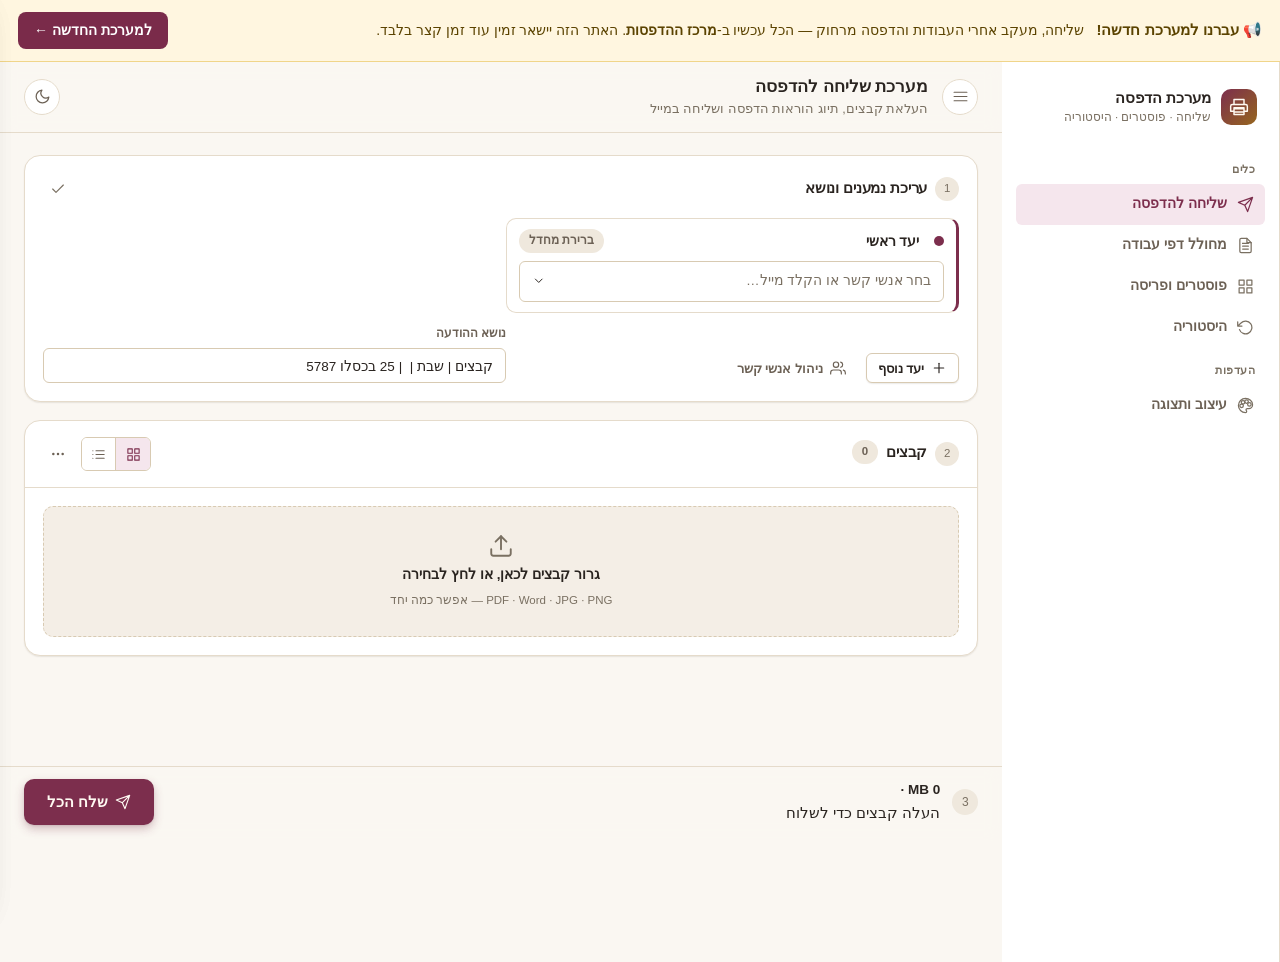
<file: index.html>
<!DOCTYPE html>
<html lang="he" dir="rtl">
<head>
<meta charset="UTF-8">
<!-- דף הבית מפנה לגרסה המעוצבת (app/) - הממשק הישן נשמר ב-legacy-index.html
     למקרה חירום; שניהם קוראים מאותם מפתחות localStorage כך שאין אובדן
     נתונים (אנשי קשר, סגנונות, היסטוריה) במעבר. -->
<meta http-equiv="refresh" content="0; url=app/index.html">
<title>מערכת שליחה להדפסה</title>
</head>
<body>
<p style="font-family:sans-serif; text-align:center; margin-top:40px;">
  מעביר למערכת... <a href="app/index.html">לחץ כאן אם לא הועברת אוטומטית</a>
</p>
</body>
</html>
</file>
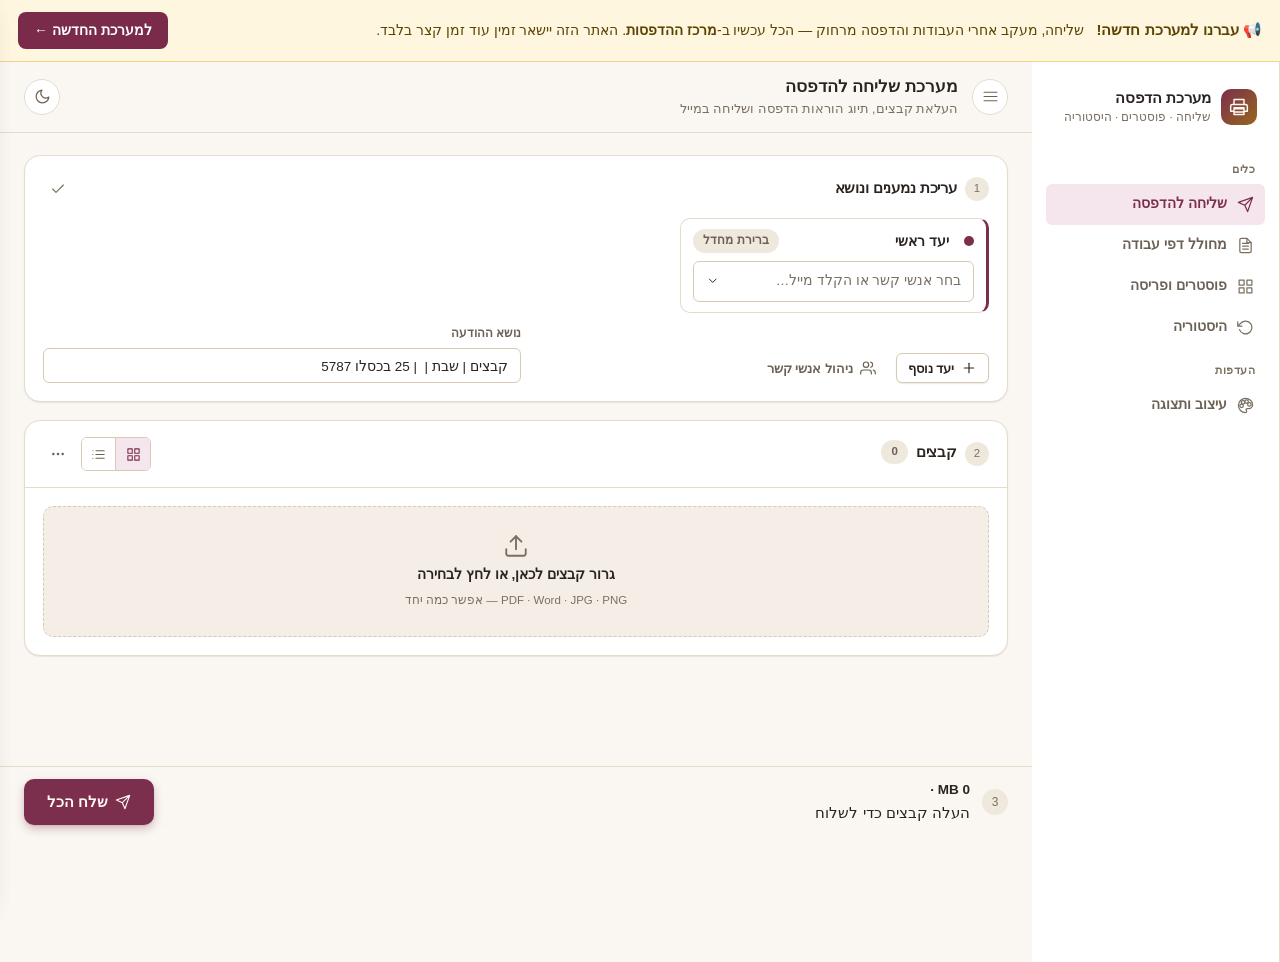
<file: app/index.html>
<!DOCTYPE html>
<html lang="he" dir="rtl">
<head>
<meta charset="UTF-8">
<meta name="viewport" content="width=device-width, initial-scale=1.0">
<title>מערכת שליחה להדפסה</title>
<link rel="stylesheet" href="design-system.css">
<link rel="stylesheet" href="app.css">
<!-- מעטפת משותפת (sidebar/topbar/מצב כהה) + שגיאות משותפות (toast +
     כפתור העתקה + לוג מתמיד) - נטענים מוקדם ככל האפשר. -->
<script src="../js/shell.js"></script>
<script src="../js/errors.js"></script>
<script src="../js/dialogs.js"></script>
<script src="../js/popover.js"></script>

<!-- PDF / image / Word engine libs (shared with the rest of the site) -->
<script src="../libs/pdf-lib.min.js"></script>
<script src="../libs/fontkit.umd.min.js"></script>
<script src="../libs/pdf.min.js"></script>
<script src="../libs/jspdf.umd.min.js"></script>
<script src="../libs/mammoth.browser.min.js"></script>
<script src="../opencv.js" async></script>

<!-- Shared modules owned by other agents: PDF math + logo-hide detection -->
<script src="../js/pdf-engine.js"></script>
<script src="../js/logo-blur.js"></script>
</head>
<body>

<!-- הודעת מעבר: המערכת החדשה (print-center) מחליפה את האתר הזה. באנר בלבד, בלי הפניה
     אוטומטית — כדי שלא לשבור שליחה למי שעדיין לא קיבל משתמש במערכת החדשה. -->
<div id="migrate-banner" style="display:flex;align-items:center;gap:12px;flex-wrap:wrap;padding:12px 18px;background:#fff6e0;color:#5b4300;border-bottom:1px solid #f0d58a;font-family:inherit;font-size:14px;line-height:1.5;">
  <strong style="font-size:15px;">📢 עברנו למערכת חדשה!</strong>
  <span>שליחה, מעקב אחרי העבודות והדפסה מרחוק — הכל עכשיו ב-<b>מרכז ההדפסות</b>. האתר הזה יישאר זמין עוד זמן קצר בלבד.</span>
  <a href="https://print-center.vercel.app/send" style="margin-inline-start:auto;background:#7a2b4a;color:#fff;text-decoration:none;font-weight:700;padding:8px 16px;border-radius:8px;white-space:nowrap;">למערכת החדשה ←</a>
</div>

<!-- ============== SEND PROGRESS (design-system modal) ============== -->
<div class="loader-overlay" id="loader">
  <div class="modal send-progress-modal">
    <div class="modal-head">
      <strong>
        <span class="spinner" id="loaderSpinner"></span>
        <svg class="icon hidden" id="loaderDoneIcon" viewBox="0 0 24 24" style="color:var(--success);"><polyline points="20 6 9 17 4 12"/></svg>
        <svg class="icon hidden" id="loaderErrIcon" viewBox="0 0 24 24" style="color:var(--danger);"><circle cx="12" cy="12" r="10"/><line x1="12" y1="8" x2="12" y2="12"/><line x1="12" y1="16" x2="12.01" y2="16"/></svg>
        <span id="loaderTitle">מתחיל...</span>
      </strong>
      <button type="button" class="btn btn-ghost btn-icon-only btn-sm hidden" id="loaderCloseBtn" title="סגור">
        <svg class="icon" viewBox="0 0 24 24"><line x1="18" y1="6" x2="6" y2="18"/><line x1="6" y1="6" x2="18" y2="18"/></svg>
      </button>
    </div>
    <div class="modal-body send-progress-body">
      <div class="send-steps">
        <div class="step" data-step="prepare"><span class="step-num">1</span><span>הכנת קבצים</span></div>
        <div class="step" data-step="process"><span class="step-num">2</span><span>עיבוד</span></div>
        <div class="step" data-step="upload"><span class="step-num">3</span><span>העלאה</span></div>
        <div class="step" data-step="send"><span class="step-num">4</span><span>שליחה</span></div>
      </div>
      <div class="progress-log" id="progressLog"></div>
    </div>
    <div class="modal-foot">
      <span class="hint" id="loaderHint">אנא המתן — אל תסגור את החלון</span>
      <span style="flex:1"></span>
      <button type="button" class="btn btn-secondary btn-sm" id="loaderCopyBtn" title="העתק את הלוג">העתק לוג</button>
    </div>
  </div>
</div>

<!-- ============== MERGE GROUP SIDE PANEL (design-system) ============== -->
<div id="mergeSidebar" class="side-panel">
  <div class="side-panel-head">
    <div>
      <div class="side-panel-title" id="mergeSidebarTitle">ניהול קבוצה</div>
      <div class="hint">ההגדרות חלות על כל הקבצים בקבוצה - הם ימוזגו לקובץ אחד</div>
    </div>
    <button type="button" class="btn btn-ghost btn-icon-only btn-sm" onclick="closeMergeSidebar()" title="סגור">
      <svg class="icon" viewBox="0 0 24 24"><line x1="18" y1="6" x2="6" y2="18"/><line x1="6" y1="6" x2="18" y2="18"/></svg>
    </button>
  </div>

  <div class="side-panel-body">

    <div class="section-title">סגנון מהיר</div>
    <select id="groupStyleSelect" class="select" onchange="applyStyleToGroup(this.value)"></select>

    <div class="section-title">הדפסה</div>
    <div class="form-grid">
      <div class="field"><label>כמות</label><select id="groupQtySelect" class="select" onchange="applyGroupSetting('quantity', this.value)"></select></div>
      <div class="field"><label>פורמט</label><select id="groupFormatSelect" class="select" onchange="applyGroupSetting('format', this.value)"></select></div>
    </div>

    <div class="section-title">עיצוב ועיבוד</div>
    <div class="opt-chips">
      <label class="opt-chip"><input type="checkbox" id="groupPdfCheck" onchange="applyGroupSetting('convertToPdf', this.checked)"><span>המר ל-PDF</span></label>
      <label class="opt-chip"><input type="checkbox" id="groupBsdCheck" onchange="applyGroupSetting('addBsd', this.checked)"><span>בס"ד</span></label>
      <label class="opt-chip"><input type="checkbox" id="groupNumCheck" onchange="applyGroupSetting('addPageNumbers', this.checked)"><span>מספור עמודים</span></label>
      <label class="opt-chip"><input type="checkbox" id="groupRevCheck" onchange="applyGroupSetting('reverseLastPage', this.checked)"><span>הפוך דף אחרון</span></label>
      <label class="opt-chip"><input type="checkbox" id="groupArrowsCheck" onchange="applyGroupSetting('addArrows', this.checked)"><span>9 בעמוד + חיצים</span></label>
      <label class="opt-chip"><input type="checkbox" id="groupDupCheck" onchange="applyGroupSetting('duplicateTwoUp', this.checked)"><span>2 בעמוד משוכפל</span></label>
      <label class="opt-chip"><input type="checkbox" id="groupBlankCheck" onchange="applyGroupSetting('addEvenBlankPage', this.checked)"><span>דף ריק זוגי</span></label>
      <label class="opt-chip"><input type="checkbox" id="groupMarginCutCheck" onchange="applyGroupSetting('marginCut', this.checked)"><span>חיתוך שוליים</span></label>
    </div>

    <div class="form-grid" style="margin-top:14px;">
      <div class="field">
        <label>לוגו</label>
        <select id="groupLogoSelect" class="select" onchange="applyGroupSetting('addLogo', this.value)">
          <option value="">ללא לוגו</option>
          <option value="1">לוגו 1</option>
          <option value="2">לוגו 2</option>
        </select>
      </div>
    </div>

    <div class="section-title">יעדי שליחה <span class="hint" style="font-weight:400; text-transform:none;">(הקובץ הממוזג נשלח לכל היעדים המסומנים)</span></div>
    <div class="opt-chips" id="groupDestChips"></div>

    <div class="section-title">סדר המיזוג</div>
    <div id="mergeListContainer"></div>
  </div>

  <div class="side-panel-foot" style="flex-direction:row;">
    <button type="button" class="btn btn-secondary" style="flex:1;" onclick="openPageSorter()">
      <svg class="icon" viewBox="0 0 24 24"><circle cx="9" cy="6" r="1.5"/><circle cx="15" cy="6" r="1.5"/><circle cx="9" cy="12" r="1.5"/><circle cx="15" cy="12" r="1.5"/><circle cx="9" cy="18" r="1.5"/><circle cx="15" cy="18" r="1.5"/></svg>
      סדר וערבב דפים
    </button>
    <button type="button" class="btn btn-primary" onclick="closeMergeSidebar()">סיום</button>
  </div>
</div>

<!-- ============== EDIT STYLE SIDEBAR ============== -->
<div id="editStyleSidebar" class="side-panel">
  <div class="side-panel-head">
    <div class="side-panel-title"><svg class="icon" viewBox="0 0 24 24"><circle cx="13.5" cy="6.5" r="2.5"/><circle cx="17.5" cy="10.5" r="2.5"/><circle cx="8.5" cy="7.5" r="2.5"/><circle cx="6.5" cy="12.5" r="2.5"/><path d="M12 2C6.5 2 2 6.5 2 12s4.5 10 10 10c.926 0 1.648-.746 1.648-1.688 0-.437-.18-.835-.437-1.125-.29-.289-.438-.652-.438-1.125a1.64 1.64 0 0 1 1.668-1.668h1.996c3.051 0 5.555-2.503 5.555-5.554C21.965 6.012 17.461 2 12 2z"/></svg> עריכת סגנון</div>
    <button type="button" class="btn btn-ghost btn-icon-only btn-sm" onclick="closeEditStyleSidebar()" title="סגור"><svg class="icon" viewBox="0 0 24 24"><line x1="18" y1="6" x2="6" y2="18"/><line x1="6" y1="6" x2="18" y2="18"/></svg></button>
  </div>
  <div class="side-panel-body">
    <input type="hidden" id="editStyleOriginalName">
    <div class="group-settings-box">
      <div class="field" style="margin-bottom:9px;">
        <label>שם הסגנון</label>
        <input type="text" id="editStyleNameInput" class="input">
      </div>
      <div class="group-setting-row">
        <div style="flex:1;"><label style="font-size:11.5px;">כמות</label><select id="editStyleQuantity" class="select"></select></div>
        <div style="flex:1;"><label style="font-size:11.5px;">פורמט</label><select id="editStyleFormat" class="select"></select></div>
      </div>
      <div class="opt-chips">
        <label class="opt-chip"><input type="checkbox" id="editStyleConvertPdf"><span>המר ל-PDF</span></label>
        <label class="opt-chip"><input type="checkbox" id="editStyleBsd"><span>בס"ד</span></label>
        <label class="opt-chip"><input type="checkbox" id="editStylePageNumbers"><span>מספור</span></label>
        <label class="opt-chip"><input type="checkbox" id="editStyleReverseLast"><span>היפוך סוף</span></label>
        <label class="opt-chip"><input type="checkbox" id="editStyleArrows"><span>9 בעמוד + חיצים</span></label>
        <label class="opt-chip"><input type="checkbox" id="editStyleDuplicateTwoUp"><span>2 משוכפל</span></label>
        <label class="opt-chip"><input type="checkbox" id="editStyleAddEvenBlank"><span>דף ריק זוגי</span></label>
        <label class="opt-chip"><input type="checkbox" id="editStyleMarginCut"><span>חיתוך שוליים</span></label>
      </div>
      <div class="field" style="margin-top:9px;">
        <label>לוגו</label>
        <select id="editStyleLogo" class="select">
          <option value="">אין</option>
          <option value="1">לוגו 1</option>
          <option value="2">לוגו 2</option>
        </select>
      </div>
      <label class="opt-chip" style="margin-top:9px;"><input type="checkbox" id="editStyleSendSecondary"><span>שליחה משנית (+)</span></label>
      <label class="opt-chip" style="margin-top:5px;"><input type="checkbox" id="editStylePlusSelected"><span>סימון קובץ לשליחה משנית (⊕) כברירת מחדל</span></label>
    </div>
  </div>
  <div class="side-panel-foot">
    <button class="btn btn-primary" style="width:100%;" onclick="saveEditedStyle()"><svg class="icon" viewBox="0 0 24 24"><polyline points="20 6 9 17 4 12"/></svg> שמור</button>
    <button class="btn btn-ghost" style="width:100%;" onclick="closeEditStyleSidebar()">ביטול</button>
  </div>
</div>

<!-- ============== MODALS ============== -->
<div id="formatManagerModal" class="modal-backdrop-wrap">
  <div class="modal">
    <div class="modal-head"><strong><svg class="icon" viewBox="0 0 24 24"><line x1="8" y1="6" x2="21" y2="6"/><line x1="8" y1="12" x2="21" y2="12"/><line x1="8" y1="18" x2="21" y2="18"/><line x1="3" y1="6" x2="3.01" y2="6"/><line x1="3" y1="12" x2="3.01" y2="12"/><line x1="3" y1="18" x2="3.01" y2="18"/></svg> ניהול רשימת פורמטים</strong><button class="modal-close-x" onclick="closeModal('formatManagerModal')"><svg class="icon" viewBox="0 0 24 24"><line x1="18" y1="6" x2="6" y2="18"/><line x1="6" y1="6" x2="18" y2="18"/></svg></button></div>
    <div class="modal-body">
      <div class="manager-add-row">
        <input type="text" id="newFormatInput" class="input" placeholder="שם פורמט חדש...">
        <button class="btn btn-primary btn-icon-only" onclick="addFormatManual()"><svg class="icon" viewBox="0 0 24 24"><line x1="12" y1="5" x2="12" y2="19"/><line x1="5" y1="12" x2="19" y2="12"/></svg></button>
      </div>
      <label class="checkbox-row" style="background:var(--info-tint); padding:9px 10px; border-radius:var(--radius-sm); margin-bottom:12px;">
        <input type="checkbox" id="newFormatAutoRev"> הפוך דף אחרון אוטומטית (אם מתחלק ב-4)
      </label>
      <div class="manager-list" id="modalFormatList"></div>
    </div>
    <div class="modal-foot"><button class="btn btn-secondary" style="width:100%;" onclick="closeModal('formatManagerModal')">סגור ושמור</button></div>
  </div>
</div>

<div id="quantityManagerModal" class="modal-backdrop-wrap">
  <div class="modal">
    <div class="modal-head"><strong><svg class="icon" viewBox="0 0 24 24"><path d="M4 9h16M4 15h16M10 3L8 21M16 3l-2 18"/></svg> ניהול רשימת כמויות</strong><button class="modal-close-x" onclick="closeModal('quantityManagerModal')"><svg class="icon" viewBox="0 0 24 24"><line x1="18" y1="6" x2="6" y2="18"/><line x1="6" y1="6" x2="18" y2="18"/></svg></button></div>
    <div class="modal-body">
      <div class="manager-add-row">
        <input type="text" id="newQuantityInput" class="input" placeholder="כמות חדשה (לדוגמה: 100)...">
        <button class="btn btn-primary btn-icon-only" onclick="addQuantityManual()"><svg class="icon" viewBox="0 0 24 24"><line x1="12" y1="5" x2="12" y2="19"/><line x1="5" y1="12" x2="19" y2="12"/></svg></button>
      </div>
      <div class="manager-list" id="modalQuantityList"></div>
    </div>
    <div class="modal-foot"><button class="btn btn-secondary" style="width:100%;" onclick="closeModal('quantityManagerModal')">סגור ושמור</button></div>
  </div>
</div>

<div id="contactsModal" class="modal-backdrop-wrap">
  <div class="modal">
    <div class="modal-head"><strong><svg class="icon" viewBox="0 0 24 24"><path d="M17 21v-2a4 4 0 0 0-4-4H5a4 4 0 0 0-4 4v2"/><circle cx="9" cy="7" r="4"/><path d="M23 21v-2a4 4 0 0 0-3-3.87M16 3.13a4 4 0 0 1 0 7.75"/></svg> ניהול אנשי קשר</strong><button class="modal-close-x" onclick="closeModal('contactsModal')"><svg class="icon" viewBox="0 0 24 24"><line x1="18" y1="6" x2="6" y2="18"/><line x1="6" y1="6" x2="18" y2="18"/></svg></button></div>
    <div class="modal-body">
      <div class="manager-add-row">
        <input type="text" id="newContactName" class="input" placeholder="שם..." style="flex:1">
        <input type="text" id="newContactEmail" class="input" placeholder="מייל..." style="flex:1">
        <button class="btn btn-primary btn-icon-only" onclick="addContactManual()"><svg class="icon" viewBox="0 0 24 24"><line x1="12" y1="5" x2="12" y2="19"/><line x1="5" y1="12" x2="19" y2="12"/></svg></button>
      </div>
      <div class="manager-list" id="modalContactsList"></div>
    </div>
    <div class="modal-foot"><button class="btn btn-secondary" style="width:100%;" onclick="closeModal('contactsModal')">סגור</button></div>
  </div>
</div>

<div id="brandingModal" class="modal-backdrop-wrap">
  <div class="modal">
    <div class="modal-head"><strong><svg class="icon" viewBox="0 0 24 24"><path d="M12 2l3 7h7l-5.5 4.5 2 7.5-6.5-4.5L5.5 21l2-7.5L2 9h7z"/></svg> הגדרות מיתוג</strong><button class="modal-close-x" onclick="closeModal('brandingModal')"><svg class="icon" viewBox="0 0 24 24"><line x1="18" y1="6" x2="6" y2="18"/><line x1="6" y1="6" x2="18" y2="18"/></svg></button></div>
    <div class="modal-body">
      <div class="branding-toggle-row"><span><svg class="icon" viewBox="0 0 24 24"><polygon points="12 2 20 16 4 16"/><polygon points="12 22 4 8 20 8"/></svg> הוסף בס"ד (ברירת מחדל)</span><div class="switch" id="defaultBsdToggle" onclick="toggleSwitch('defaultBsdToggle', saveBrandingDefaults)"></div></div>
      <div class="branding-toggle-row"><span><svg class="icon" viewBox="0 0 24 24"><rect x="3" y="3" width="18" height="18" rx="2"/><circle cx="8.5" cy="8.5" r="1.5"/><polyline points="21 15 16 10 5 21"/></svg> הוסף לוגו (ברירת מחדל)</span><div class="tristate-logo" onclick="cycleDefaultLogo()" title="לחץ כדי להחליף: אין → לוגו 1 → לוגו 2 → אין"><span id="defaultLogoLabel">אין</span></div></div>
      <hr style="margin:12px 0; border:0; border-top:1px solid var(--border);">

      <div class="logo-blur-settings-box">
        <div style="font-weight:800; font-size:12.5px;"><svg class="icon" viewBox="0 0 24 24"><path d="M17.94 17.94A10.07 10.07 0 0 1 12 20c-7 0-11-8-11-8a18.45 18.45 0 0 1 5.06-5.94M9.9 4.24A9.12 9.12 0 0 1 12 4c7 0 11 8 11 8a18.5 18.5 0 0 1-2.16 3.19m-6.72-1.07a3 3 0 1 1-4.24-4.24"/><line x1="1" y1="1" x2="23" y2="23"/></svg> הגדרות הסתרת לוגו / תוכן</div>
        <div class="branding-toggle-row" style="margin-bottom:0;"><span><svg class="icon" viewBox="0 0 24 24"><path d="M12 2.69l5.66 5.66a8 8 0 1 1-11.31 0z"/></svg> הפעל הסתרה לכל הקבצים (ברירת מחדל)</span><div class="switch" id="defaultBlurToggle" onclick="toggleGlobalBlur()"></div></div>
        <button type="button" class="btn btn-secondary" id="openCropBtn" style="width:100%;"><svg class="icon" viewBox="0 0 24 24"><path d="M6.13 1L6 16a2 2 0 0 0 2 2h15"/><path d="M1 6.13L16 6a2 2 0 0 1 2 2v15"/></svg> בחר לוגו להסתרה מתוך המסמך</button>
        <div style="font-size:11.5px; font-weight:800;">אפקט ההסתרה</div>
        <div class="options-list" id="blurEffectOptions">
          <label class="option-item checked"><input type="radio" name="blurType" value="blur" checked><svg class="icon" viewBox="0 0 24 24"><path d="M12 2.69l5.66 5.66a8 8 0 1 1-11.31 0z"/></svg> טשטוש</label>
          <label class="option-item"><input type="radio" name="blurType" value="inpaint"><svg class="icon" style="color:#8b5cf6;" viewBox="0 0 24 24"><path d="M15 4V2M15 16v-2M8 9h2M20 9h2M17.8 11.8L19 13M15 9h0M17.8 6.2L19 5M3 21l9-9M12.2 6.2L11 5"/></svg> מילוי חכם</label>
          <label class="option-item"><input type="radio" name="blurType" value="white"><svg class="icon" style="color:#ccc;" viewBox="0 0 24 24"><rect x="3" y="3" width="18" height="18" rx="2"/></svg> מילוי לבן</label>
        </div>
        <div style="font-size:11.5px; font-weight:800;">שיטת פעולה</div>
        <div class="options-list" id="blurMethodOptions">
          <label class="option-item checked" title="מחפש את הלוגו לפי הצורה שלו"><input type="radio" name="blurMethod" value="pattern" checked><svg class="icon" style="color:#10b981;" viewBox="0 0 24 24"><path d="M12 2a5 5 0 0 0-5 5v1a4 4 0 0 0-3 3.87A4 4 0 0 0 5 19a4 4 0 0 0 7 2.65A4 4 0 0 0 19 19a4 4 0 0 0 1-7.13V11a4 4 0 0 0-3-3.87V7a5 5 0 0 0-5-5z"/></svg> חיפוש חכם</label>
          <label class="option-item" title="מטשטש תמיד את אותו אזור יחסי"><input type="radio" name="blurMethod" value="fixed"><svg class="icon" style="color:#f59e0b;" viewBox="0 0 24 24"><circle cx="12" cy="12" r="10"/><line x1="22" y1="12" x2="18" y2="12"/><line x1="6" y1="12" x2="2" y2="12"/><line x1="12" y1="6" x2="12" y2="2"/><line x1="12" y1="22" x2="12" y2="18"/></svg> מיקום קבוע</label>
        </div>
        <div style="font-size:11.5px; font-weight:800;">כיוונון ידני (מ״מ)</div>
        <div style="display:flex; gap:8px;">
          <div style="flex:1;"><label style="font-size:10.5px;">למעלה/למטה</label><input type="number" id="blurOffsetY" value="0" step="1" class="input" style="padding:6px;"></div>
          <div style="flex:1;"><label style="font-size:10.5px;">ימינה/שמאלה</label><input type="number" id="blurOffsetX" value="0" step="1" class="input" style="padding:6px;"></div>
        </div>
        <div id="logoPreviewContainerCrop" class="hidden" style="text-align:center;">
          <img id="logoPreviewCrop" style="max-height:50px; border-radius:4px; border:1px solid var(--border);">
          <button class="btn btn-danger-ghost btn-sm" style="width:100%; margin-top:6px;" onclick="clearCropLogo()">מחק לוגו מסתיר</button>
        </div>
      </div>

      <hr style="margin:12px 0; border:0; border-top:1px solid var(--border);">
      <label style="display:block; margin-bottom:5px; font-size:12.5px; font-weight:700;">לוגו 1 (נשמר בדפדפן)</label>
      <div class="branding-preview" id="logo1PreviewContainer"><span class="hint">אין לוגו</span></div>
      <input type="file" id="logo1UploadInput" accept="image/*" class="hidden" onchange="handleLogoUpload(1, this.files)">
      <div style="display:flex; gap:6px; margin-bottom:15px;">
        <button class="btn btn-secondary" style="flex:1;" onclick="document.getElementById('logo1UploadInput').click()">בחר תמונה</button>
        <button class="btn btn-danger-ghost" onclick="clearLogo(1)">הסר</button>
      </div>
      <label style="display:block; margin-bottom:5px; font-size:12.5px; font-weight:700;">לוגו 2 (נשמר בדפדפן)</label>
      <div class="branding-preview" id="logo2PreviewContainer"><span class="hint">אין לוגו</span></div>
      <input type="file" id="logo2UploadInput" accept="image/*" class="hidden" onchange="handleLogoUpload(2, this.files)">
      <div style="display:flex; gap:6px;">
        <button class="btn btn-secondary" style="flex:1;" onclick="document.getElementById('logo2UploadInput').click()">בחר תמונה</button>
        <button class="btn btn-danger-ghost" onclick="clearLogo(2)">הסר</button>
      </div>
    </div>
    <div class="modal-foot"><button class="btn btn-secondary" style="width:100%;" onclick="closeModal('brandingModal')">סגור ושמור</button></div>
  </div>
</div>

<div id="styleManagerModal" class="modal-backdrop-wrap">
  <div class="modal">
    <div class="modal-head"><strong><svg class="icon" viewBox="0 0 24 24"><circle cx="13.5" cy="6.5" r="2.5"/><circle cx="17.5" cy="10.5" r="2.5"/><circle cx="8.5" cy="7.5" r="2.5"/><circle cx="6.5" cy="12.5" r="2.5"/><path d="M12 2C6.5 2 2 6.5 2 12s4.5 10 10 10c.926 0 1.648-.746 1.648-1.688 0-.437-.18-.835-.437-1.125-.29-.289-.438-.652-.438-1.125a1.64 1.64 0 0 1 1.668-1.668h1.996c3.051 0 5.555-2.503 5.555-5.554C21.965 6.012 17.461 2 12 2z"/></svg> ניהול סגנונות שליחה</strong><button class="modal-close-x" onclick="closeModal('styleManagerModal')"><svg class="icon" viewBox="0 0 24 24"><line x1="18" y1="6" x2="6" y2="18"/><line x1="6" y1="6" x2="18" y2="18"/></svg></button></div>
    <div class="modal-body">
      <p class="hint" style="margin-bottom:10px;">שמור והחל הגדרות (כמות, פורמט, המרה ל-PDF, בס"ד, לוגו, מספור וכו'). מיזוג לא נכלל.</p>
      <div class="field">
        <label>שמור מהקובץ</label>
        <select id="styleSourceFileSelect" class="select"><option value="-1">ברירת מחדל (מיתוג)</option></select>
      </div>
      <div class="manager-add-row">
        <input type="text" id="newStyleNameInput" class="input" placeholder="שם לסגנון...">
        <button class="btn" style="background:var(--success-solid); color:var(--text-on-primary);" onclick="saveCurrentAsStyle()"><svg class="icon" viewBox="0 0 24 24"><path d="M19 21H5a2 2 0 0 1-2-2V5a2 2 0 0 1 2-2h11l5 5v11a2 2 0 0 1-2 2z"/><polyline points="17 21 17 13 7 13 7 21"/><polyline points="7 3 7 8 15 8"/></svg> שמור</button>
      </div>
      <div class="manager-list" id="modalStyleList"></div>
    </div>
    <div class="modal-foot"><button class="btn btn-secondary" style="width:100%;" onclick="closeModal('styleManagerModal')">סגור</button></div>
  </div>
</div>

<div id="pagePreviewModal" class="modal-backdrop-wrap" onclick="if(event.target===this) closeModal('pagePreviewModal')">
  <div class="modal modal-xwide" style="height:88vh;" onclick="event.stopPropagation()">
    <div class="modal-head"><strong>תצוגה מקדימה</strong><button class="modal-close-x" onclick="closeModal('pagePreviewModal')"><svg class="icon" viewBox="0 0 24 24"><line x1="18" y1="6" x2="6" y2="18"/><line x1="6" y1="6" x2="18" y2="18"/></svg></button></div>
    <div class="modal-body" id="pagePreviewContent" style="flex:1; display:flex; align-items:center; justify-content:center; background:var(--surface-sunken); border-radius:var(--radius-md);">
      <div class="spinner"></div>
    </div>
  </div>
</div>

<div id="pageSorterModal" class="modal-backdrop-wrap">
  <div class="modal modal-xwide" style="height:90vh; display:flex; flex-direction:column;">
    <div class="modal-head"><strong id="pageSorterTitle"><svg class="icon" viewBox="0 0 24 24"><circle cx="9" cy="6" r="1.5"/><circle cx="15" cy="6" r="1.5"/><circle cx="9" cy="12" r="1.5"/><circle cx="15" cy="12" r="1.5"/><circle cx="9" cy="18" r="1.5"/><circle cx="15" cy="18" r="1.5"/></svg> סדרן דפים</strong><button class="modal-close-x" onclick="closeModal('pageSorterModal')"><svg class="icon" viewBox="0 0 24 24"><line x1="18" y1="6" x2="6" y2="18"/><line x1="6" y1="6" x2="18" y2="18"/></svg></button></div>
    <div class="modal-body" style="display:flex; flex-direction:column; flex:1; min-height:0;">
      <div class="page-sorter-toolbar">
        <div style="display:flex; gap:8px;">
          <button class="btn btn-secondary btn-sm" onclick="addBlankPageToFinalOrder()"><svg class="icon" viewBox="0 0 24 24"><rect x="3" y="3" width="18" height="18" rx="2"/><line x1="12" y1="8" x2="12" y2="16"/><line x1="8" y1="12" x2="16" y2="12"/></svg> הוסף דף ריק</button>
          <button class="btn btn-ghost btn-sm" onclick="resetFinalOrder()"><svg class="icon" viewBox="0 0 24 24"><polyline points="1 4 1 10 7 10"/><path d="M3.51 15a9 9 0 1 0 2.13-9.36L1 10"/></svg> אפס סדר</button>
        </div>
        <span id="pageSorterInfo" class="hint"></span>
      </div>
      <div class="page-sorter-layout">
        <div class="sorter-panel">
          <div class="sorter-panel-head">קבצי מקור</div>
          <div id="sourcePagesContainer" class="sorter-panel-body"></div>
        </div>
        <div class="sorter-panel">
          <div class="sorter-panel-head">סדר הדפים הסופי</div>
          <div id="finalPagesContainer" class="sorter-panel-body"></div>
        </div>
      </div>
      <div class="page-sorter-footer">
        <button class="btn btn-ghost" onclick="closeModal('pageSorterModal')">ביטול</button>
        <button class="btn btn-secondary" onclick="downloadSortedFile()"><svg class="icon" viewBox="0 0 24 24"><path d="M21 15v4a2 2 0 0 1-2 2H5a2 2 0 0 1-2-2v-4"/><polyline points="7 10 12 15 17 10"/><line x1="12" y1="15" x2="12" y2="3"/></svg> הורד קובץ ערוך</button>
        <button class="btn btn-primary" onclick="savePageOrder()"><svg class="icon" viewBox="0 0 24 24"><polyline points="20 6 9 17 4 12"/></svg> שמור סדר וסגור</button>
      </div>
    </div>
  </div>
</div>

<div id="cropModal" class="modal-backdrop-wrap">
  <div class="modal modal-xwide">
    <div class="modal-head"><strong>בחירת אזור להסתרה</strong><button class="modal-close-x" id="closeModalBtn"><svg class="icon" viewBox="0 0 24 24"><line x1="18" y1="6" x2="6" y2="18"/><line x1="6" y1="6" x2="18" y2="18"/></svg></button></div>
    <div class="modal-body crop-modal-body" id="modalBody">
      <div class="crop-canvas-wrapper hidden" id="cropCanvasWrapper">
        <canvas id="cropCanvas"></canvas>
        <canvas id="cropOverlay"></canvas>
      </div>
      <div id="cropLoader" class="hidden"><div class="spinner"></div></div>
    </div>
    <div class="modal-foot">
      <button class="btn btn-ghost" id="cancelCropBtn">ביטול</button>
      <button class="btn btn-primary" id="confirmCropBtn">גזור ושמור אזור להסתרה</button>
    </div>
  </div>
</div>

<!-- ============== APP SHELL ============== -->
<div class="app-shell">

  <aside class="sidebar" id="sidebar">
    <div class="brand">
      <div class="brand-mark"><svg class="icon" viewBox="0 0 24 24"><path d="M6 9V3h12v6M6 18h12v3H6zM6 14h12M4 9h16a2 2 0 0 1 2 2v6h-4v-4H6v4H2v-6a2 2 0 0 1 2-2z"/></svg></div>
      <div>
        <div class="brand-text">מערכת הדפסה</div>
        <div class="brand-sub">שליחה · פוסטרים · היסטוריה</div>
      </div>
    </div>
    <nav class="nav-group">
      <div class="nav-group-label">כלים</div>
      <a class="nav-link active" href="index.html">
        <svg class="icon" viewBox="0 0 24 24"><path d="M22 2L11 13M22 2l-7 20-4-9-9-4 20-7z"/></svg>
        <span class="nav-label">שליחה להדפסה</span>
      </a>
      <a class="nav-link" href="worksheets.html">
        <svg class="icon" viewBox="0 0 24 24"><path d="M14 2H6a2 2 0 0 0-2 2v16a2 2 0 0 0 2 2h12a2 2 0 0 0 2-2V8z"/><polyline points="14 2 14 8 20 8"/><line x1="16" y1="13" x2="8" y2="13"/><line x1="16" y1="17" x2="8" y2="17"/><line x1="8" y1="9" x2="8" y2="9"/><line x1="16" y1="9" x2="8" y2="9"/></svg>
        <span class="nav-label">מחולל דפי עבודה</span>
      </a>
      <a class="nav-link" href="../poster.html">
        <svg class="icon" viewBox="0 0 24 24"><path d="M3 3h7v7H3zM14 3h7v7h-7zM3 14h7v7H3zM14 14h7v7h-7z"/></svg>
        <span class="nav-label">פוסטרים ופריסה</span>
      </a>
      <a class="nav-link" href="history.html">
        <svg class="icon" viewBox="0 0 24 24"><path d="M1 4v6h6M3.51 15a9 9 0 1 0 2.13-9.36L1 10"/></svg>
        <span class="nav-label">היסטוריה</span>
      </a>
      <div class="nav-group-label">העדפות</div>
      <a class="nav-link" href="display-settings.html">
        <svg class="icon" viewBox="0 0 24 24"><circle cx="13.5" cy="6.5" r="2.5"/><circle cx="17.5" cy="10.5" r="2.5"/><circle cx="8.5" cy="7.5" r="2.5"/><circle cx="6.5" cy="12.5" r="2.5"/><path d="M12 2C6.5 2 2 6.5 2 12s4.5 10 10 10c.926 0 1.648-.746 1.648-1.688 0-.437-.18-.835-.437-1.125-.29-.289-.438-.652-.438-1.125a1.64 1.64 0 0 1 1.668-1.668h1.996c3.051 0 5.555-2.503 5.555-5.554C21.965 6.012 17.461 2 12 2z"/></svg>
        <span class="nav-label">עיצוב ותצוגה</span>
      </a>
    </nav>
  </aside>
  <div class="sidebar-backdrop" id="sidebarBackdrop"></div>

  <div class="main">
    <div class="topbar">
      <button type="button" class="icon-btn menu-toggle" id="menuToggle" title="תפריט">
        <svg class="icon" viewBox="0 0 24 24"><line x1="3" y1="6" x2="21" y2="6"/><line x1="3" y1="12" x2="21" y2="12"/><line x1="3" y1="18" x2="21" y2="18"/></svg>
      </button>
      <div>
        <div class="topbar-title">מערכת שליחה להדפסה</div>
        <div class="crumb">העלאת קבצים, תיוג הוראות הדפסה ושליחה במייל</div>
      </div>
      <span style="flex:1"></span>
      <button type="button" class="icon-btn" id="themeToggle" title="מצב כהה/בהיר">
        <svg class="icon" viewBox="0 0 24 24"><path d="M21 12.79A9 9 0 1 1 11.21 3 7 7 0 0 0 21 12.79z"/></svg>
      </button>
    </div>

    <div class="content">

      <!-- ============ SEND WORKSPACE (built from scratch on the אריג system) ============ -->
      <div class="send-workspace">

        <!-- ---- שלב 1: יעד — כרטיס במודל "פרטי לקוח": תצוגה עם עיפרון, עריכה בלחיצה ---- -->
        <section class="card send-dest" id="destCard">
          <div class="card-pad">
            <div class="card-title-row" id="destTitleRow">
              <span class="step-num current">1</span>
              <h3 id="destTitle" style="margin:0;">למי שולחים</h3>
              <button type="button" class="btn btn-ghost btn-icon-only btn-sm" id="destEditBtn" style="margin-inline-start:auto;" title="עריכת נמענים ונושא">
                <svg class="icon" id="destEditIcon" viewBox="0 0 24 24"><path d="M11 4H4a2 2 0 0 0-2 2v14a2 2 0 0 0 2 2h14a2 2 0 0 0 2-2v-7"/><path d="M18.5 2.5a2.12 2.12 0 0 1 3 3L12 15l-4 1 1-4z"/></svg>
                <svg class="icon hidden" id="destDoneIcon" viewBox="0 0 24 24"><polyline points="20 6 9 17 4 12"/></svg>
              </button>
            </div>

            <!-- תצוגה -->
            <div class="hint dest-summary" id="destSummary" title="">טוען…</div>

            <!-- עריכה: רשימת יעדים (כל יעד = שם + נמענים) + נושא -->
            <div class="hidden" id="destEditRow">
              <div class="dest-list" id="destList"></div>
              <div class="dest-actions">
                <button type="button" class="btn btn-secondary btn-sm" onclick="askAddDestination()">
                  <svg class="icon" viewBox="0 0 24 24"><line x1="12" y1="5" x2="12" y2="19"/><line x1="5" y1="12" x2="19" y2="12"/></svg>
                  יעד נוסף
                </button>
                <button type="button" class="btn btn-ghost btn-sm" onclick="openModal('contactsModal')">
                  <svg class="icon" viewBox="0 0 24 24"><path d="M17 21v-2a4 4 0 0 0-4-4H5a4 4 0 0 0-4 4v2"/><circle cx="9" cy="7" r="4"/><path d="M23 21v-2a4 4 0 0 0-3-3.87M16 3.13a4 4 0 0 1 0 7.75"/></svg>
                  ניהול אנשי קשר
                </button>
                <datalist id="contacts-datalist"></datalist>
                <span class="spacer" style="flex:1"></span>
                <div class="field dest-subject">
                  <label>נושא ההודעה</label>
                  <input type="text" id="subject" class="input">
                </div>
              </div>
            </div>
          </div>
        </section>

        <!-- ---- שלב 2: קבצים ---- -->
        <section class="card">
          <div class="card-head">
            <div class="card-title-row">
              <span class="step-num current">2</span>
              <h3>קבצים <span class="badge badge-neutral" id="fileCountBadge">0</span></h3>
            </div>
            <div class="send-files-tools">
              <div class="style-selector-row" id="styleSelectorRow">
                <select id="styleSelect" class="select" onchange="onStyleSelectChange()"><option value="">סגנון לכל הקבצים…</option></select>
                <button class="btn btn-secondary btn-sm" onclick="applySelectedStyle()" id="applyStyleBtn" disabled>החל</button>
              </div>
              <div class="toggle-btn-group view-switcher">
                <button type="button" id="btn-grid-view" class="active" title="תצוגת רשת"><svg class="icon" viewBox="0 0 24 24"><rect x="3" y="3" width="7" height="7"/><rect x="14" y="3" width="7" height="7"/><rect x="14" y="14" width="7" height="7"/><rect x="3" y="14" width="7" height="7"/></svg></button>
                <button type="button" id="btn-list-view" title="תצוגת רשימה"><svg class="icon" viewBox="0 0 24 24"><line x1="8" y1="6" x2="21" y2="6"/><line x1="8" y1="12" x2="21" y2="12"/><line x1="8" y1="18" x2="21" y2="18"/><line x1="3" y1="6" x2="3.01" y2="6"/><line x1="3" y1="12" x2="3.01" y2="12"/><line x1="3" y1="18" x2="3.01" y2="18"/></svg></button>
              </div>
              <div class="dropdown-wrap" id="manageDropdown">
                <button type="button" class="btn btn-secondary btn-sm btn-icon-only" onclick="toggleDropdown('manageDropdown')" title="ניהול">
                  <svg class="icon" viewBox="0 0 24 24"><circle cx="12" cy="12" r="1"/><circle cx="19" cy="12" r="1"/><circle cx="5" cy="12" r="1"/></svg>
                </button>
                <div class="dropdown-panel">
                  <button class="dropdown-item" onclick="openModal('formatManagerModal')"><svg class="icon" viewBox="0 0 24 24"><line x1="8" y1="6" x2="21" y2="6"/><line x1="8" y1="12" x2="21" y2="12"/><line x1="8" y1="18" x2="21" y2="18"/></svg> ניהול פורמטים</button>
                  <button class="dropdown-item" onclick="openModal('quantityManagerModal')"><svg class="icon" viewBox="0 0 24 24"><path d="M4 9h16M4 15h16M10 3L8 21M16 3l-2 18"/></svg> ניהול כמויות</button>
                  <button class="dropdown-item" onclick="openModal('styleManagerModal')"><svg class="icon" viewBox="0 0 24 24"><circle cx="13.5" cy="6.5" r="2.5"/><circle cx="17.5" cy="10.5" r="2.5"/><circle cx="8.5" cy="7.5" r="2.5"/><circle cx="6.5" cy="12.5" r="2.5"/><path d="M12 2C6.5 2 2 6.5 2 12s4.5 10 10 10c.926 0 1.648-.746 1.648-1.688 0-.437-.18-.835-.437-1.125-.29-.289-.438-.652-.438-1.125a1.64 1.64 0 0 1 1.668-1.668h1.996c3.051 0 5.555-2.503 5.555-5.554C21.965 6.012 17.461 2 12 2z"/></svg> סגנונות שליחה</button>
                  <button class="dropdown-item" onclick="openModal('brandingModal')"><svg class="icon" viewBox="0 0 24 24"><path d="M12 2l3 7h7l-5.5 4.5 2 7.5-6.5-4.5L5.5 21l2-7.5L2 9h7z"/></svg> מיתוג והסתרת לוגו</button>
                  <div class="user-menu-divider"></div>
                  <button class="dropdown-item" onclick="requestLogDirectoryAccess()"><svg class="icon" viewBox="0 0 24 24"><path d="M22 19a2 2 0 0 1-2 2H4a2 2 0 0 1-2-2V5a2 2 0 0 1 2-2h5l2 3h9a2 2 0 0 1 2 2z"/></svg> תיקיית לוגים</button>
                </div>
              </div>
            </div>
          </div>
          <div class="card-pad">
            <label class="upload-zone" for="fileInput" id="dropZone">
              <svg class="icon" viewBox="0 0 24 24"><path d="M21 15v4a2 2 0 0 1-2 2H5a2 2 0 0 1-2-2v-4"/><polyline points="17 8 12 3 7 8"/><line x1="12" y1="3" x2="12" y2="15"/></svg>
              <strong>גרור קבצים לכאן, או לחץ לבחירה</strong>
              <span class="hint">PDF · Word · JPG · PNG — אפשר כמה יחד</span>
            </label>
            <input type="file" id="fileInput" multiple>
            <div class="file-list" id="fileListContainer"></div>
          </div>
        </section>

      </div>

      <!-- ---- שלב 3: שליחה (פס תחתון דביק) ---- -->
      <div class="send-bar">
        <div class="send-bar-inner">
          <div class="send-bar-status" id="sizeStatus">
            <span class="step-num current">3</span>
            <div>
              <div class="send-bar-title"><b id="totalSizeText">0 MB</b> · <span id="destMethod"></span></div>
              <div class="hint" id="sendBarHint">העלה קבצים כדי לשלוח</div>
            </div>
          </div>
          <button type="button" class="btn btn-primary btn-lg" onclick="processAndSend()">
            <svg class="icon" viewBox="0 0 24 24"><path d="M22 2L11 13M22 2l-7 20-4-9-9-4 20-7z"/></svg>
            שלח הכל
          </button>
        </div>
      </div>

    </div><!-- /.content -->
  </div><!-- /.main -->
</div><!-- /.app-shell -->

<canvas id="bsdCanvas" width="100" height="50" class="hidden"></canvas>

<!-- ============== APP SCRIPTS ============== -->
<script src="js/state.js"></script>
<script src="js/storage.js"></script>
<script src="js/utils.js"></script>
<script src="js/destinations.js"></script>
<script src="js/contacts.js"></script>
<script src="js/files.js"></script>
<script src="js/modals.js"></script>
<script src="js/groups.js"></script>
<script src="js/pagesorter.js"></script>
<script src="js/cropblur.js"></script>
<script src="js/send.js"></script>
<script src="js/main.js"></script>
</body>
</html>
</file>
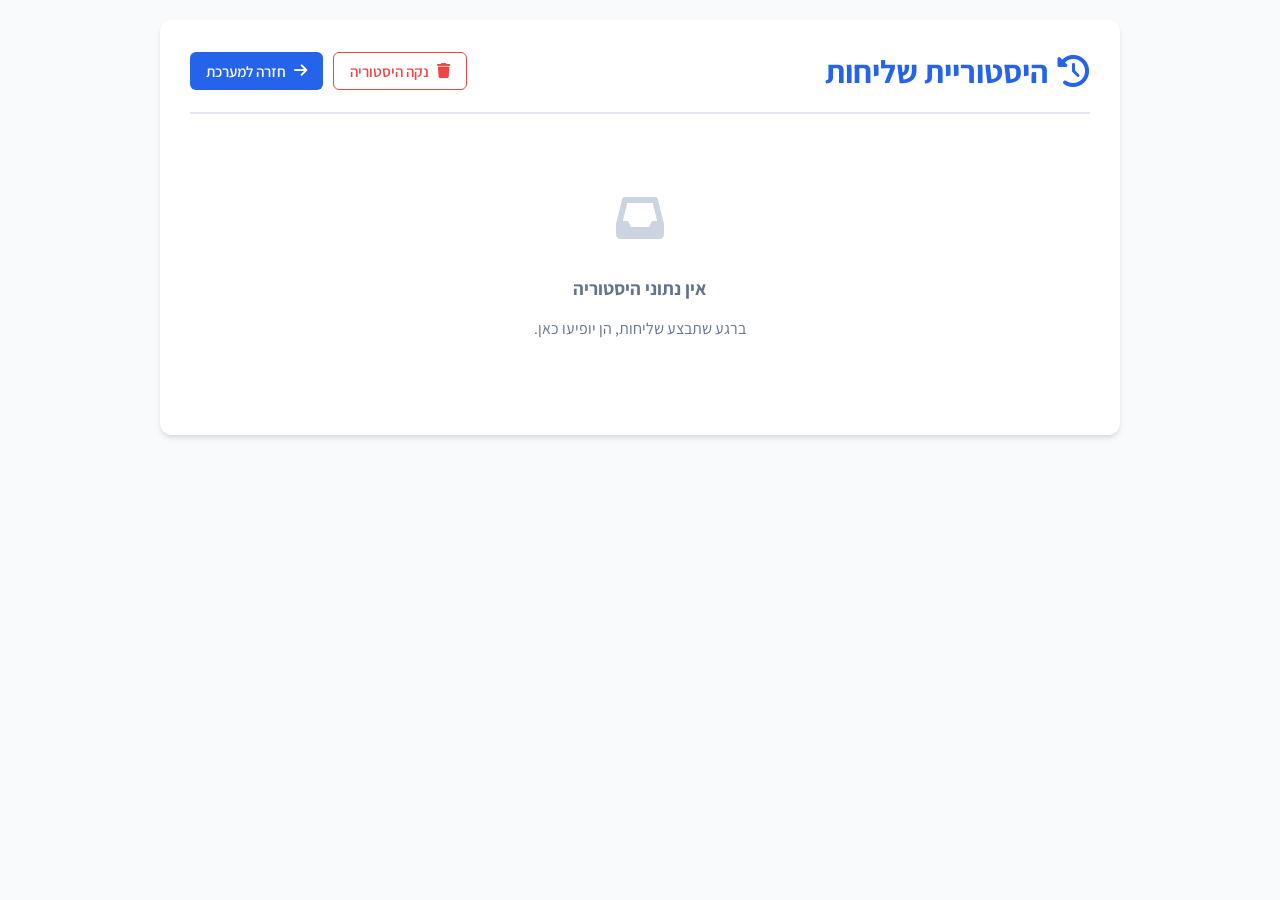
<file: history.html>
<!DOCTYPE html>
<html lang="he" dir="rtl">
<head>
    <meta charset="UTF-8">
    <meta name="viewport" content="width=device-width, initial-scale=1.0">
    <title>היסטוריית שליחות</title>
    <link href="https://cdnjs.cloudflare.com/ajax/libs/font-awesome/6.0.0/css/all.min.css" rel="stylesheet">
    <link href="https://fonts.googleapis.com/css2?family=Assistant:wght@400;600;700&display=swap" rel="stylesheet">
    <style>
        :root {
            --primary: #2563eb;
            --primary-hover: #1d4ed8;
            --bg-color: #f8fafc;
            --surface: #ffffff;
            --text-main: #1e293b;
            --text-secondary: #64748b;
            --border: #e2e8f0;
            --danger: #ef4444;
            --danger-hover: #dc2626;
        }

        body {
            font-family: 'Assistant', sans-serif;
            background-color: var(--bg-color);
            color: var(--text-main);
            margin: 0;
            padding: 20px;
            display: flex;
            justify-content: center;
        }

        .container {
            max-width: 900px;
            width: 100%;
            background: var(--surface);
            padding: 30px;
            border-radius: 12px;
            box-shadow: 0 4px 6px -1px rgba(0, 0, 0, 0.1), 0 2px 4px -1px rgba(0, 0, 0, 0.06);
        }

        .header {
            display: flex;
            justify-content: space-between;
            align-items: center;
            border-bottom: 2px solid var(--border);
            padding-bottom: 20px;
            margin-bottom: 30px;
        }

        h1 {
            margin: 0;
            color: var(--primary);
            font-size: 2rem;
            display: flex;
            align-items: center;
            gap: 10px;
        }

        .btn {
            padding: 8px 16px;
            border-radius: 6px;
            border: none;
            cursor: pointer;
            font-family: inherit;
            font-weight: 600;
            font-size: 0.95rem;
            transition: all 0.2s;
            display: inline-flex;
            align-items: center;
            gap: 8px;
            text-decoration: none;
        }

        .btn-primary {
            background-color: var(--primary);
            color: white;
        }

        .btn-primary:hover {
            background-color: var(--primary-hover);
        }

        .btn-danger {
            background-color: white;
            color: var(--danger);
            border: 1px solid var(--danger);
        }

        .btn-danger:hover {
            background-color: var(--danger);
            color: white;
        }

        table {
            width: 100%;
            border-collapse: collapse;
            margin-top: 10px;
        }

        th, td {
            padding: 12px 15px;
            text-align: right;
            border-bottom: 1px solid var(--border);
        }

        th {
            background-color: #f1f5f9;
            color: var(--text-secondary);
            font-weight: 600;
            text-transform: uppercase;
            font-size: 0.85rem;
        }

        tr:hover {
            background-color: #f8fafc;
        }

        .date-cell {
            white-space: nowrap;
            color: var(--text-secondary);
            font-size: 0.9rem;
        }

        .subject-cell {
            font-weight: 600;
            color: var(--text-main);
        }

        .recipients-cell {
            max-width: 250px;
            white-space: nowrap;
            overflow: hidden;
            text-overflow: ellipsis;
            color: var(--text-secondary);
            font-size: 0.9rem;
        }

        .badge {
            background-color: #dbeafe;
            color: #1e40af;
            padding: 2px 8px;
            border-radius: 12px;
            font-size: 0.8rem;
            font-weight: 600;
        }

        .empty-state {
            text-align: center;
            padding: 50px 20px;
            color: var(--text-secondary);
        }

        .empty-state i {
            font-size: 3rem;
            margin-bottom: 15px;
            color: #cbd5e1;
        }

        /* Modal */
        .modal {
            display: none;
            position: fixed;
            top: 0; left: 0; right: 0; bottom: 0;
            background: rgba(0,0,0,0.5);
            align-items: center;
            justify-content: center;
            z-index: 1000;
        }

        .modal-content {
            background: white;
            padding: 25px;
            border-radius: 10px;
            width: 90%;
            max-width: 600px;
            max-height: 85vh;
            overflow-y: auto;
            position: relative;
        }

        .modal-header {
            display: flex;
            justify-content: space-between;
            align-items: center;
            border-bottom: 1px solid var(--border);
            padding-bottom: 15px;
            margin-bottom: 15px;
        }

        .modal-header h2 { margin: 0; color: var(--primary); }
        
        .close-btn {
            background: none; border: none; font-size: 1.5rem; cursor: pointer; color: var(--text-secondary);
        }

        .detail-group { margin-bottom: 15px; }
        .detail-label { font-weight: 600; color: var(--text-secondary); font-size: 0.9rem; margin-bottom: 5px; }
        .detail-value { background: #f8fafc; padding: 10px; border-radius: 6px; border: 1px solid var(--border); font-size: 0.95rem; white-space: pre-wrap;}
    </style>
</head>
<body>

<div class="container">
    <div class="header">
        <h1><i class="fas fa-history"></i> היסטוריית שליחות</h1>
        <div style="display:flex; gap:10px;">
            <button class="btn btn-danger" onclick="clearHistory()"><i class="fas fa-trash"></i> נקה היסטוריה</button>
            <a href="תכנת שליחה - עובד.HTML" class="btn btn-primary"><i class="fas fa-arrow-right"></i> חזרה למערכת</a>
        </div>
    </div>

    <table id="historyTable">
        <thead>
            <tr>
                <th>תאריך ושעה</th>
                <th>נושא</th>
                <th>נמענים</th>
                <th>קבצים</th>
                <th>פעולות</th>
            </tr>
        </thead>
        <tbody id="historyBody">
            <!-- Data will be loaded here -->
        </tbody>
    </table>
    
    <div id="emptyState" class="empty-state" style="display: none;">
        <i class="fas fa-inbox"></i>
        <h3>אין נתוני היסטוריה</h3>
        <p>ברגע שתבצע שליחות, הן יופיעו כאן.</p>
    </div>
</div>

<div id="detailsModal" class="modal">
    <div class="modal-content">
        <div class="modal-header">
            <h2>פרטי שליחה</h2>
            <button class="close-btn" onclick="closeModal()"><i class="fas fa-times"></i></button>
        </div>
        <div id="modalDetails"></div>
    </div>
</div>

<script>
    let historyData = [];

    function loadHistory() {
        const data = localStorage.getItem('fullSendHistory');
        historyData = data ? JSON.parse(data) : [];
        renderTable();
    }

    function renderTable() {
        const tbody = document.getElementById('historyBody');
        const emptyState = document.getElementById('emptyState');
        const table = document.getElementById('historyTable');

        tbody.innerHTML = '';

        if (historyData.length === 0) {
            table.style.display = 'none';
            emptyState.style.display = 'block';
            return;
        }

        table.style.display = 'table';
        emptyState.style.display = 'none';

        historyData.forEach((item, index) => {
            const tr = document.createElement('tr');
            
            const date = new Date(item.date);
            const dateStr = date.toLocaleDateString('he-IL') + ' ' + date.toLocaleTimeString('he-IL', {hour: '2-digit', minute:'2-digit'});
            
            const recipientsCount = (item.mainRecipients?.length || 0) + (item.secondaryRecipients?.length || 0);
            const filesCount = item.files?.length || 0;

            let recipientsPreview = (item.mainRecipients || []).slice(0, 2).join(', ');
            if(recipientsCount > 2) recipientsPreview += ` (+עוד ${recipientsCount - 2})`;

            tr.innerHTML = `
                <td class="date-cell">${dateStr}</td>
                <td class="subject-cell">${item.subject || '-'}</td>
                <td class="recipients-cell" title="${(item.mainRecipients || []).join(', ')}">${recipientsPreview || 'אין'}</td>
                <td><span class="badge">${filesCount} קבצים</span></td>
                <td>
                    <button class="btn" style="background:#e2e8f0; color:#475569; padding:5px 10px;" onclick="showDetails(${index})">
                        <i class="fas fa-eye"></i> צפה
                    </button>
                </td>
            `;
            tbody.appendChild(tr);
        });
    }

    function showDetails(index) {
        const item = historyData[index];
        const modal = document.getElementById('detailsModal');
        const detailsContainer = document.getElementById('modalDetails');
        
        const date = new Date(item.date);
        
        let filesHtml = (item.files || []).map(f => `<li><b>${f.name}</b> - כמות: ${f.quantity}, פורמט: ${f.format}</li>`).join('');
        if(!filesHtml) filesHtml = '<li>אין קבצים</li>';

        detailsContainer.innerHTML = `
            <div class="detail-group">
                <div class="detail-label">תאריך ושעה:</div>
                <div class="detail-value">${date.toLocaleString('he-IL')}</div>
            </div>
            <div class="detail-group">
                <div class="detail-label">נושא:</div>
                <div class="detail-value">${item.subject || '-'}</div>
            </div>
            <div class="detail-group">
                <div class="detail-label">נמענים ראשיים:</div>
                <div class="detail-value">${(item.mainRecipients || []).join('\n') || 'אין'}</div>
            </div>
            <div class="detail-group">
                <div class="detail-label">נמענים משניים (קובץ +):</div>
                <div class="detail-value">${(item.secondaryRecipients || []).join('\n') || 'אין'}</div>
            </div>
            <div class="detail-group">
                <div class="detail-label">קבצים שנשלחו:</div>
                <div class="detail-value"><ul style="margin:0; padding-right:20px;">${filesHtml}</ul></div>
            </div>
        `;
        
        modal.style.display = 'flex';
    }

    function closeModal() {
        document.getElementById('detailsModal').style.display = 'none';
    }

    function clearHistory() {
        if(confirm('האם אתה בטוח שברצונך למחוק את כל ההיסטוריה? לא ניתן לשחזר פעולה זו.')) {
            localStorage.removeItem('fullSendHistory');
            historyData = [];
            renderTable();
        }
    }

    // Close modal when clicking outside
    window.onclick = function(event) {
        const modal = document.getElementById('detailsModal');
        if (event.target == modal) {
            closeModal();
        }
    }

    // Initial load
    loadHistory();
</script>

</body>
</html>
</file>
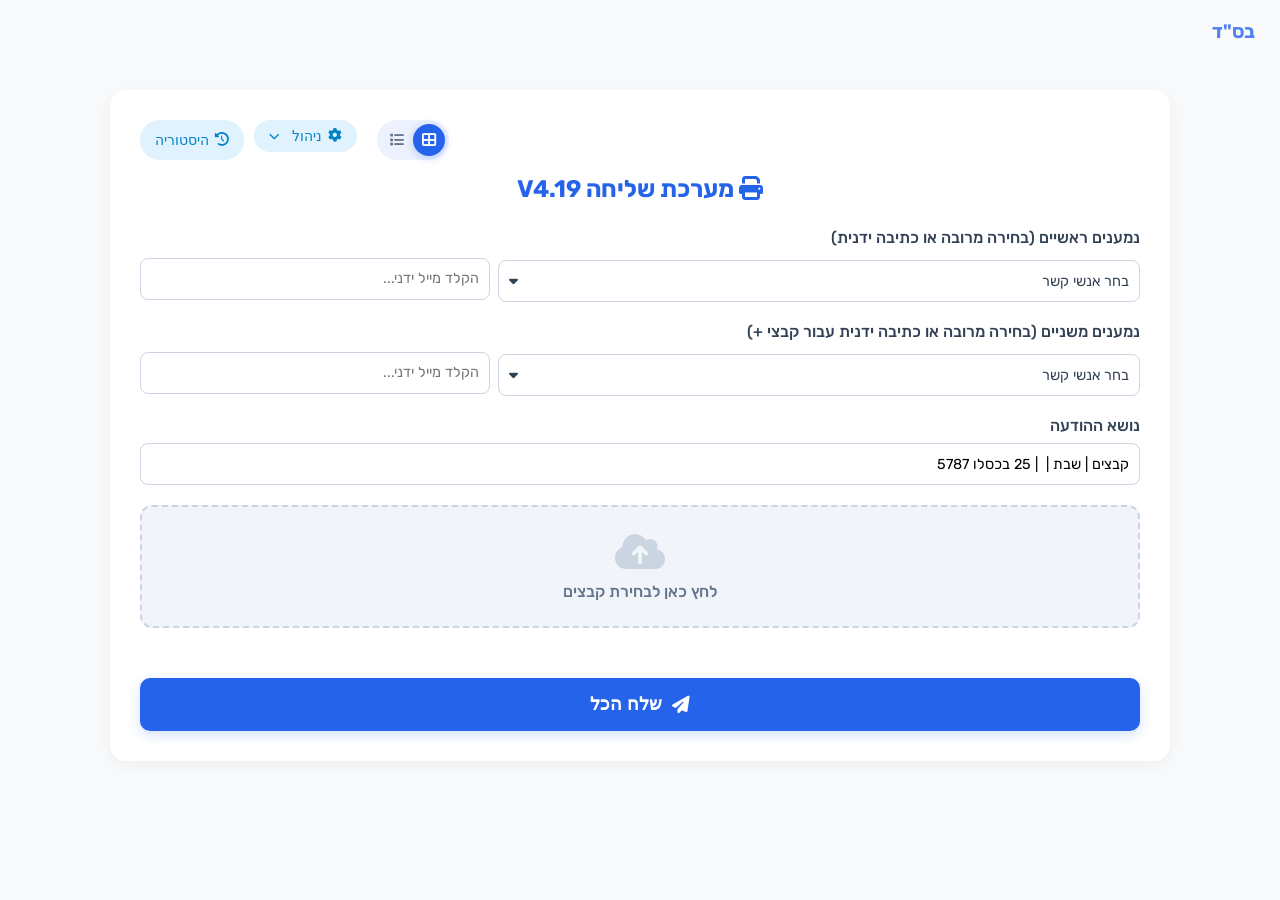
<file: legacy-index.html>
<!DOCTYPE html>
<html lang="he" dir="rtl">
<head>
    <meta charset="UTF-8">
    <meta name="viewport" content="width=device-width, initial-scale=1.0">
    <title>מערכת שליחה - V4.19 (אנשי קשר וסימונים)</title>
    <link href="https://fonts.googleapis.com/css2?family=Rubik:wght@300;400;500;700&display=swap" rel="stylesheet">
    <link rel="stylesheet" href="https://cdnjs.cloudflare.com/ajax/libs/font-awesome/6.4.0/css/all.min.css">
    
    <script src="libs/pdf-lib.min.js"></script>
    <script src="libs/fontkit.umd.min.js"></script>
    <script src="libs/pdf.min.js"></script>
    <script src="libs/jspdf.umd.min.js"></script>
    <script src="opencv.js" async></script>

    <style>
        :root {
            --primary: #2563eb;
            --secondary: #64748b;
            --success: #16a34a;
            --warning: #ca8a04;
            --bg: #f8fafc;
            --surface: #ffffff;
            --text-main: #334155;
            --error: #ef4444;
            --drive: #1f9d55;
            --border: #cbd5e1;
            --highlight: #f97316; /* Orange for + selection */
        }

        body {
            font-family: 'Rubik', sans-serif;
            background-color: var(--bg);
            margin: 0; padding: 20px;
            color: var(--text-main);
            display: flex; justify-content: center;
            padding-top: 90px;
        }

        .bsd-icon {
            position: fixed; top: 20px; right: 25px; z-index: 1000;
            opacity: 0.8; pointer-events: none; display: none;
            font-size: 1.2rem; font-weight: bold; color: var(--primary); font-family: 'Rubik', sans-serif;
        }
        
        .top-logo {
            position: fixed; top: 0; left: 50%; transform: translateX(-50%);
            height: 70px; width: auto; max-width: 200px; z-index: 1000;
            background: white; padding: 5px 20px; border-radius: 0 0 12px 12px;
            box-shadow: 0 4px 15px rgba(0,0,0,0.05); display: none; object-fit: contain;
        }

        .container {
            background: var(--surface); width: 100%; max-width: 1000px;
            padding: 30px; border-radius: 16px; box-shadow: 0 4px 20px rgba(0,0,0,0.05);
        }

        h1 { margin-top: 0; color: var(--primary); font-size: 1.5rem; text-align: center; margin-bottom: 25px; }
        
        .form-group { margin-bottom: 20px; position: relative; }
        label { display: block; margin-bottom: 8px; font-weight: 500; }
        
        input[type="text"], input[type="email"], textarea, select {
            width: 100%; padding: 10px; border: 1px solid var(--border) !important;
            border-radius: 8px; font-family: inherit; font-size: 0.9rem;
            box-sizing: border-box; transition: border 0.2s; height: 42px;
            background-color: #fff;
        }
        input:focus, select:focus { outline: none; border-color: var(--primary) !important; }

        .top-actions { display: flex; justify-content: flex-end; margin-bottom: 15px; gap: 10px; flex-wrap: wrap; }
        .btn-manage {
            background: #e0f2fe; color: #0284c7; border: none; padding: 8px 15px;
            border-radius: 20px; font-size: 0.85rem; cursor: pointer; font-weight: 500;
            display: flex; align-items: center; gap: 6px; transition: background 0.2s;
        }
        .btn-manage:hover { background: #bae6fd; }
        
        /* Manage Dropdown */
        .manage-dropdown { position: relative; display: inline-block; }
        .manage-dropdown-content {
            display: none; position: absolute; right: 0; top: 100%; margin-top: 5px;
            background-color: #fff; min-width: 190px; box-shadow: 0px 8px 24px rgba(0,0,0,0.12);
            border-radius: 12px; border: 1px solid #e2e8f0; z-index: 1000;
        }
        .manage-dropdown:hover .manage-dropdown-content { display: flex; flex-direction: column; }
        .manage-dropdown-content .btn-manage {
            border-radius: 0; background: transparent; width: 100%; justify-content: flex-start;
            padding: 10px 16px; color: #475569; margin: 0; border-bottom: 1px solid #f1f5f9;
        }
        .manage-dropdown-content .btn-manage:last-child { border-bottom: none; }
        .manage-dropdown-content .btn-manage:hover { background: #f8fafc; color: #0f172a; }
        
        /* View Switcher */
        .view-switcher {
            display: flex;
            background: #eef2ff;
            border-radius: 20px;
            padding: 4px;
            margin-left: 10px;
        }
        .btn-view {
            background: transparent;
            border: none;
            color: var(--secondary);
            width: 32px;
            height: 32px;
            border-radius: 50%;
            cursor: pointer;
            font-size: 0.9rem;
            display: flex;
            align-items: center;
            justify-content: center;
            transition: all 0.2s;
        }
        .btn-view:hover {
            color: var(--primary);
        }
        .btn-view.active {
            background: var(--primary);
            color: white;
            box-shadow: 0 2px 8px rgba(37, 99, 235, 0.3);
        }

        .file-upload-label {
            display: flex; flex-direction: column; align-items: center;
            border: 2px dashed var(--border); padding: 25px; text-align: center;
            border-radius: 12px; cursor: pointer; transition: all 0.3s;
            background: #f1f5f9; color: #64748b;
        }
        .file-upload-label:hover { border-color: var(--primary); background: #eef2ff; color: var(--primary); }
        input[type="file"] { display: none; }

        .file-list { 
            margin-top: 25px; display: grid; 
            grid-template-columns: repeat(auto-fill, minmax(280px, 1fr)); gap: 15px; 
        }
        
        /* List View Styles */
        .file-list.list-view {
            grid-template-columns: 1fr;
            gap: 8px;
        }

        .file-list.list-view .file-item {
            flex-direction: row;
            align-items: center;
            padding: 10px 15px;
        }

        .file-list.list-view .file-preview {
            width: 50px;
            height: 50px;
            margin-bottom: 0;
            margin-left: 12px;
            flex-shrink: 0;
        }

        .file-list.list-view .file-item-details {
            flex-grow: 1;
            min-width: 0; /* Prevents flexbox overflow */
        }
        
        .file-list.list-view .file-header {
             display: flex; 
             align-items: center; 
             justify-content: flex-start;
             border-bottom: none;
             padding-bottom: 0;
             margin-bottom: 4px;
        }

        .file-list.list-view .file-name {
            flex: 1;
            min-width: 0;
            order: 2;
        }
        
        .file-list.list-view .btn-plus {
            order: 1;
            margin-right: 0;
            margin-left: 8px;
        }

        .file-list.list-view .file-item-controls {
            display: flex;
            flex-wrap: wrap;
            gap: 12px;
            align-items: center;
            flex-shrink: 0;
            margin-right: auto;
            margin-left: 15px;
        }

        .file-list.list-view .style-select-container,
        .file-list.list-view .moved-controls {
            margin-bottom: 0;
        }

        .file-list.list-view .moved-controls {
            padding-bottom: 0;
            border-bottom: none;
            display: contents; /* Makes children part of the flex container */
        }

        .file-list.list-view .main-style-select { width: 150px; height: 38px; font-size: 0.9rem; }
        .file-list.list-view .moved-controls select { height: 38px; width: 80px; }
        .file-list.list-view .moved-controls label { display: none; }

        .file-list.list-view .toggle-more-btn { display: none; } /* Hide for simplicity in list view */
        .file-list.list-view .advanced-controls { display: flex; flex-direction: row; align-items: center; gap: 10px; margin-top: 0; }
        .file-list.list-view .multiselect { margin-top: 0; }
        .file-list.list-view .multiselect-btn { width: 38px; height: 38px; font-size: 1.1rem; padding: 0; justify-content: center; }
        .file-list.list-view .multiselect-btn span { display: none; }
        .file-list.list-view .multiselect-btn i { margin-left: 0; }
        .file-list.list-view .multiselect-content { right: auto; left: 0; width: 250px; }
        
        .file-list.list-view .file-item-actions {
            display: flex;
            align-items: center;
            gap: 5px;
            margin-left: 10px;
        }
        
        .file-list.list-view .remove-btn { order: 2; }
        .file-list.list-view .group-tabs { order: 1; }
        .file-list.list-view .large-file-options { display: flex; gap: 5px; margin-top: 0; background: none; border: none; padding: 0;}
        .file-list.list-view .large-file-options label { font-size: 0.8rem; padding: 4px 8px; border-radius: 4px; background: #fee2e2; }

        .file-item {
            background: white; border: 2px solid var(--border);
            border-radius: 12px; padding: 12px;
            box-shadow: 0 2px 5px rgba(0,0,0,0.02);
            transition: all 0.2s; position: relative;
            display: flex; flex-direction: column;
        }
        .file-item select, .file-item input[type="text"] { border: 1px solid var(--border) !important; }

        .group-color-0 { border-color: var(--border); }
        .group-color-1 { border-color: #3b82f6; background-color: #eff6ff; }
        .group-color-2 { border-color: #10b981; background-color: #ecfdf5; }
        .group-color-3 { border-color: #f59e0b; background-color: #fffbeb; }
        .group-color-4 { border-color: #8b5cf6; background-color: #f5f3ff; }
        
        .file-header {
            display: flex; justify-content: space-between; align-items: start;
            margin-bottom: 8px; padding-bottom: 5px; border-bottom: 1px solid rgba(0,0,0,0.05);
        }
        .file-name { 
            font-weight: 600; color: #1e293b; font-size: 0.85rem; 
            white-space: nowrap; overflow: hidden; text-overflow: ellipsis; max-width: 150px; 
            display: flex; align-items: center; gap: 5px;
        }
        
        .file-list-item {
            display: flex; align-items: center; gap: 8px; padding: 8px;
            cursor: pointer; border-bottom: 1px solid #f1f5f9; transition: background 0.1s;
        }
        .file-list-item:last-child { border-bottom: none; }
        .file-list-item:hover { background-color: #f8fafc; }
        .file-list-item input { margin: 0; cursor: pointer; width: 16px; height: 16px; }
        .file-list-item span { font-size: 0.85rem; flex-grow: 1; user-select: none; }

        .file-size { font-size: 0.7rem; color: #64748b; display: block; }
        .file-size.large-file { color: #ef4444; font-weight: bold; }
        
        .header-actions { display: flex; align-items: center; gap: 5px; }

        .remove-btn { 
            background: none; border: none; color: #ef4444; 
            cursor: pointer; font-size: 1rem; padding: 0 5px; transition: transform 0.2s;
        }
        .remove-btn:hover { transform: scale(1.1); }
        .action-icon-btn { background: none; border: none; color: #64748b; cursor: pointer; font-size: 1rem; padding: 0 5px; transition: transform 0.2s, color 0.2s; }
        .action-icon-btn:hover { transform: scale(1.1); color: var(--primary); }
        .active-blur { color: #3b82f6 !important; }
        
        /* Plus Button Styles */
        .btn-plus {
            background: #f1f5f9; border: 1px solid var(--border); color: #cbd5e1;
            width: 28px; height: 28px; border-radius: 50%; cursor: pointer;
            display: flex; align-items: center; justify-content: center; transition: all 0.2s;
        }
        .btn-plus:hover { color: var(--highlight); border-color: var(--highlight); }
        .btn-plus.active { background: var(--highlight); color: white; border-color: var(--highlight); box-shadow: 0 0 8px rgba(249, 115, 22, 0.4); }

        .group-tabs { display: flex; gap: 2px; align-items: center; }
        .group-tab { width: 24px; height: 24px; border-radius: 4px; border: 1px solid var(--border); background: #f1f5f9; color: #64748b; font-size: 0.7rem; font-weight: bold; cursor: pointer; display: flex; align-items: center; justify-content: center; transition: all 0.2s; }
        .group-tab:hover { background: #e2e8f0; }
        .group-tab.active { border-color: currentColor; color: white; }
        .group-tab[data-g="0"].active { background: var(--border); color: #475569; }
        .group-tab[data-g="1"].active { background: #3b82f6; }
        .group-tab[data-g="2"].active { background: #10b981; }
        .group-tab[data-g="3"].active { background: #f59e0b; }
        .group-tab[data-g="4"].active { background: #8b5cf6; }

        .btn-edit-group {
            width: 24px; height: 24px; border-radius: 50%; border: none; background: #e2e8f0; color: #475569;
            font-size: 0.7rem; cursor: pointer; display: flex; align-items: center; justify-content: center; margin-right: 5px;
        }
        .btn-edit-group:hover { background: #cbd5e1; }

        .file-preview {
            height: 120px; background: rgba(0,0,0,0.03); border-radius: 8px; margin-bottom: 10px;
            display: flex; align-items: center; justify-content: center; overflow: hidden; position: relative;
        }
        .preview-img { width: 100%; height: 100%; object-fit: contain; } 
        .file-preview i { font-size: 2.5rem; color: #cbd5e1; }
        
        .preview-spinner {
            width: 20px; height: 20px; border: 3px solid #cbd5e1; 
            border-top-color: var(--primary); border-radius: 50%; animation: spin 0.8s linear infinite;
        }

        .basic-controls { display: grid; grid-template-columns: 1fr 1fr; gap: 8px; margin-bottom: 8px; }
        .basic-controls label { font-size: 0.7rem; margin-bottom: 2px; color: var(--secondary); }

        .style-select-container { margin-bottom: 8px; }
        .main-style-select {
            height: 42px; padding: 0 10px; font-size: 0.95rem; 
            border: 2px solid #bae6fd !important; background: #f0f9ff;
            color: var(--primary); font-weight: 500; width: 100%;
            border-radius: 8px; cursor: pointer; transition: all 0.2s;
        }
        .main-style-select:hover { border-color: var(--primary) !important; background: #e0f2fe; }
        .main-style-select:focus { outline: none; box-shadow: 0 0 0 3px rgba(37, 99, 235, 0.1); }

        .moved-controls { display: grid; grid-template-columns: 1fr 1fr; gap: 8px; margin-bottom: 10px; padding-bottom: 10px; border-bottom: 1px dashed #e2e8f0; }
        .moved-controls label { font-size: 0.75rem; color: #64748b; margin-bottom: 2px; }

        .toggle-more-btn {
            width: 100%; background: none; border: 1px dashed var(--border);
            color: var(--secondary); padding: 6px; font-size: 0.85rem;
            cursor: pointer; border-radius: 6px; margin-top: 5px;
            display: flex; align-items: center; justify-content: center; gap: 5px;
            transition: all 0.2s;
        }
        .toggle-more-btn:hover { background: #f1f5f9; color: var(--primary); border-color: var(--primary); }

        .advanced-controls {
            display: none; margin-top: 10px; padding-top: 5px;
            flex-direction: column; gap: 8px;
            animation: slideDown 0.3s ease-out;
        }
        @keyframes slideDown { from { opacity: 0; transform: translateY(-5px); } to { opacity: 1; transform: translateY(0); } }

        .opt-row { display: flex; gap: 8px; flex-wrap: wrap; }
        .opt-group label { font-size: 0.75rem; color: #64748b; margin-bottom: 2px; }
        
        .multiselect { position: relative; width: 100%; margin-top: 5px; }
        .multiselect-btn {
            width: 100%; padding: 10px; background: white; border: 1px solid var(--border) !important;
            border-radius: 8px; font-size: 0.9rem; text-align: right; cursor: pointer;
            display: flex; justify-content: space-between; align-items: center; color: var(--text-main);
            box-sizing: border-box; height: 42px; 
        }
        .multiselect-btn:hover { border-color: var(--primary) !important; }
        .multiselect-content {
            display: none; position: absolute; background-color: white; width: 100%;
            box-shadow: 0px 4px 15px rgba(0,0,0,0.15); z-index: 100; border: 1px solid var(--border);
            border-radius: 6px; padding: 5px; max-height: 250px; overflow-y: auto; box-sizing: border-box;
            left: 0; right: 0;
        }
        .multiselect-content.show { display: block; }
        .multiselect-item {
            display: flex; align-items: center; gap: 8px; padding: 8px;
            cursor: pointer; border-bottom: 1px solid #f1f5f9; transition: background 0.1s;
        }
        .multiselect-item:last-child { border-bottom: none; }
        .multiselect-item:hover { background-color: #f8fafc; }
        .multiselect-item input { margin: 0; cursor: pointer; width: 16px; height: 16px; }
        .multiselect-item span { font-size: 0.85rem; flex-grow: 1; user-select: none; }

        .large-file-options { background-color: #fee2e2; border: 1px solid #fca5a5; padding: 8px; border-radius: 6px; margin-top: 5px;}
        .large-file-options label { color: #b91c1c; font-weight: bold; display: flex; align-items: center; gap: 5px; cursor: pointer; margin: 0;}
        .large-file-options input { margin: 0; }

        .status-bar {
            margin-top: 25px; padding: 15px; border-radius: 8px; font-size: 0.95rem;
            display: flex; justify-content: space-between; align-items: center;
        }
        .status-ok { background: #dcfce7; color: #166534; border: 1px solid #bbf7d0; }
        .status-heavy { background: #fef9c3; color: #854d0e; border: 1px solid #fde047; }
        .status-drive { background: #dcfce7; color: #15803d; border: 1px solid #86efac; }

        .btn-send {
            width: 100%; padding: 16px; margin-top: 25px;
            background: var(--primary); color: white;
            border: none; border-radius: 10px; font-size: 1.1rem; font-weight: 600;
            cursor: pointer; display: flex; align-items: center; justify-content: center; gap: 10px;
            transition: background 0.2s; box-shadow: 0 4px 12px rgba(37, 99, 235, 0.2);
        }
        .btn-send:hover { background: #1d4ed8; }
        
        /* Secondary Send Bar */
        .secondary-send-bar {
            margin-top: 15px; padding: 15px; background: #fff7ed; border: 1px solid #fed7aa;
            border-radius: 10px; display: flex; flex-wrap: wrap; gap: 10px; align-items: center;
        }
        .btn-send-secondary {
            background: var(--highlight); color: white; border: none; padding: 0 20px;
            border-radius: 8px; font-weight: bold; cursor: pointer; height: 42px;
            display: flex; align-items: center; gap: 8px; transition: background 0.2s;
            flex-grow: 1; justify-content: center;
        }
        .btn-send-secondary:hover { background: #ea580c; }

        .modal { display: none; position: fixed; inset: 0; background: rgba(0,0,0,0.5); z-index: 2000; justify-content: center; align-items: center; }
        .modal-content { background: white; padding: 25px; border-radius: 12px; width: 350px; max-height: 80vh; display: flex; flex-direction: column; overflow-y: auto; }
        .modal-header { font-weight: bold; font-size: 1.1rem; margin-bottom: 15px; display: flex; justify-content: space-between; }
        .modal-list { flex-grow: 1; overflow-y: auto; border: 1px solid #eee; border-radius: 8px; margin-bottom: 15px; padding: 10px;}
        .modal-item { display: flex; justify-content: space-between; align-items: center; padding: 10px; border-bottom: 1px solid #f8f8f8; }
        .modal-item input[type="text"] { height: 30px; padding: 4px; border: 1px solid #cbd5e1; border-radius: 4px; font-size: 0.9rem; }
        .btn-delete-item { color: #ef4444; background: none; border: none; cursor: pointer; }
        .add-format-row { display: flex; gap: 5px; margin-bottom: 15px; flex-wrap: wrap; }
        .add-format-row input { flex-grow: 1; padding: 8px; }
        .add-format-row button { background: var(--success); color: white; border: none; padding: 0 15px; border-radius: 6px; cursor: pointer; height: 42px;}
        .btn-close-modal { width: 100%; padding: 10px; background: #e2e8f0; border: none; border-radius: 8px; cursor: pointer; font-weight: bold; }

        .overlay { position: fixed; inset: 0; background: rgba(255,255,255,0.98); display: none; justify-content: center; align-items: center; flex-direction: column; z-index: 1000; text-align: center; }
        .spinner { width: 50px; height: 50px; border: 5px solid #e2e8f0; border-top-color: var(--primary); border-radius: 50%; animation: spin 0.8s linear infinite; margin-bottom: 20px; }
        @keyframes spin { to { transform: rotate(360deg); } }
        .progress-log { width: 85%; max-width: 500px; max-height: 200px; overflow-y: auto; background: #f8fafc; border: 1px solid #e2e8f0; border-radius: 8px; padding: 10px; text-align: right; font-family: monospace; font-size: 0.85rem; margin-top: 15px; display: flex; flex-direction: column-reverse; }
        .log-item { margin-bottom: 4px; border-bottom: 1px dashed #e2e8f0; padding-bottom: 2px; }
        .log-info { color: var(--primary); }
        .log-success { color: var(--success); }
        .log-warning { color: var(--warning); }
        .log-drive { color: var(--drive); font-weight: bold; }
        .log-error { color: var(--error); font-weight: bold; }

        .branding-preview { 
            width: 100%; height: 80px; border: 1px dashed #ccc; 
            display: flex; align-items: center; justify-content: center; margin-bottom: 10px; 
            background: #f9f9f9; border-radius: 8px; overflow: hidden;
        }
        .branding-preview img { max-height: 100%; max-width: 100%; }
        .branding-toggle { display: flex; justify-content: space-between; align-items: center; margin-bottom: 10px; font-size: 0.9rem; }
        .tristate-logo { display: flex; align-items: center; gap: 8px; cursor: pointer; user-select: none; padding: 4px 8px; border-radius: 6px; }
        .tristate-logo:hover { background: #f1f5f9; }
        .tristate-logo input { margin: 0; cursor: pointer; width: 16px; height: 16px; }
        .tristate-logo .tristate-label { font-size: 0.85rem; color: #64748b; min-width: 55px; }
        
        .format-badge {
            background: #e0f2fe; color: #0369a1; font-size: 0.7rem; padding: 2px 6px; border-radius: 4px; margin-right: 5px;
        }

        /* Sidebar for Merge Management */
        .merge-sidebar {
            position: fixed; top: 0; right: -400px; width: 380px; height: 100%;
            background: white; box-shadow: -4px 0 20px rgba(0,0,0,0.1); z-index: 2500;
            transition: right 0.3s cubic-bezier(0.4, 0, 0.2, 1); display: flex; flex-direction: column;
            border-left: 1px solid #e2e8f0; max-width: 90vw;
        }
        .merge-sidebar.open { right: 0; }
        .sidebar-header {
            padding: 20px; background: #f8fafc; border-bottom: 1px solid #e2e8f0;
            display: flex; justify-content: space-between; align-items: center;
        }
        .sidebar-title { font-weight: bold; color: var(--primary); font-size: 1.1rem; }
        .sidebar-content { flex-grow: 1; overflow-y: auto; padding: 20px; }
        .sidebar-footer { padding: 15px; border-top: 1px solid #e2e8f0; background: #fff; }

        .merge-list-item {
            display: flex; align-items: center; gap: 10px; padding: 10px;
            background: white; border: 1px solid #e2e8f0; border-radius: 8px; margin-bottom: 8px;
            transition: all 0.2s;
        }
        .merge-list-item:hover { border-color: var(--primary); }
        .merge-item-idx {
            width: 24px; height: 24px; background: #e0f2fe; color: #0284c7;
            border-radius: 50%; font-size: 0.75rem; font-weight: bold;
            display: flex; align-items: center; justify-content: center; flex-shrink: 0;
        }
        .merge-item-info { flex-grow: 1; overflow: hidden; }
        .merge-item-name { font-size: 0.85rem; font-weight: 500; white-space: nowrap; overflow: hidden; text-overflow: ellipsis; }
        .merge-item-details { font-size: 0.7rem; color: #64748b; }
        
        .reorder-controls { display: flex; flex-direction: column; gap: 2px; }
        .btn-reorder {
            background: none; border: 1px solid #e2e8f0; border-radius: 4px;
            width: 24px; height: 24px; cursor: pointer; color: #64748b; font-size: 0.7rem;
            display: flex; align-items: center; justify-content: center;
        }
        .btn-reorder:hover { background: #f1f5f9; color: var(--primary); border-color: var(--primary); }

        .global-group-settings {
            background: #f0f9ff; border: 1px solid #bae6fd; border-radius: 8px;
            padding: 15px; margin-bottom: 20px;
        }
        .group-setting-row { margin-bottom: 10px; display:flex; gap:10px; }
        .group-setting-row:last-child { margin-bottom: 0; }
        .group-check-grid { display: grid; grid-template-columns: 1fr 1fr; gap: 8px; margin-top: 10px; }
        .group-check-item { display: flex; align-items: center; gap: 6px; font-size: 0.8rem; cursor: pointer; }
        
        .btn-apply-group {
            width: 100%; margin-top: 15px; padding: 10px;
            background: var(--primary); color: white; border: none; border-radius: 6px;
            cursor: pointer; font-weight: bold; display: flex; align-items: center; justify-content: center; gap: 8px;
            transition: background 0.2s;
        }
        .btn-apply-group:hover { background: #1d4ed8; }

        /* Page Sorter Modal */
        .page-sorter-layout {
            display: grid;
            grid-template-columns: 400px 1fr;
            gap: 15px;
            flex-grow: 1;
            overflow: hidden;
            padding-top: 10px;
        }
        .source-panel, .final-panel {
            display: flex;
            flex-direction: column;
            overflow: hidden;
            background: #f8fafc;
            border: 1px solid #e2e8f0;
            border-radius: 8px;
        }
        .panel-header {
            font-weight: 600;
            padding: 10px;
            background: #f1f5f9;
            border-bottom: 1px solid #e2e8f0;
            color: var(--primary);
        }
        .panel-content {
            overflow-y: auto;
            padding: 10px;
            flex-grow: 1;
        }
        .source-file-item {
            margin-bottom: 10px;
            border-radius: 6px;
            border: 1px solid #cbd5e1;
            background: white;
        }
        .source-file-header {
            padding: 8px;
            font-weight: 500;
            cursor: pointer;
            background: #f1f5f9;
            display: flex;
            justify-content: space-between;
            align-items: center;
        }
        .source-file-header:hover { background: #e2e8f0; }
        .source-pages-grid {
            display: none; /* Hidden by default */
            grid-template-columns: repeat(auto-fill, minmax(100px, 1fr));
            gap: 8px;
            padding: 8px;
        }
        .source-page-item {
            border: 1px solid var(--border);
            border-radius: 4px;
            padding: 4px;
            position: relative;
        }
        .source-page-item-controls {
            position: absolute;
            top: -10px;
            right: -10px;
            display: flex;
            gap: 4px;
            z-index: 5;
        }
        .source-page-item-controls > button {
            width: 24px; height: 24px; border-radius: 50%; border:none;
            cursor: pointer; display: flex; align-items:center; justify-content:center;
            box-shadow: 0 1px 4px rgba(0,0,0,0.2);
        }
        .source-page-preview { height: 120px; background:#eee; display:flex; align-items:center; justify-content:center; }
        .source-page-preview img { max-width:100%; max-height:100%; object-fit:contain; }
        .source-page-info { font-size: 0.65rem; text-align: center; margin-top: 4px; }
        .btn-add-page {
            background: var(--success); color: white;
        }
        #finalPagesContainer { position: relative; }
        .final-page-item {
            display: flex;
            align-items: center;
            gap: 10px;
            background: #eff6ff;
            border: 1px solid #a5b4fc;
            padding: 8px;
            border-radius: 6px;
            margin-bottom: 8px;
        }
        .final-page-number {
            font-size: 0.9rem;
            font-weight: 600;
            color: var(--secondary);
            width: 30px;
            flex-shrink: 0;
            text-align: right;
        }
        .final-page-preview {
            width: 80px; height: 100px;
            flex-shrink: 0;
            background: #f1f5f9;
            display: flex; align-items: center; justify-content: center;
            overflow: hidden; border-radius: 4px;
        }
        .final-page-preview img { max-width: 100%; max-height: 100%; object-fit: contain; }
        .final-page-info { flex-grow: 1; font-size: 0.8rem; }
        .final-page-controls { display: flex; flex-direction: column; gap: 4px; }
        #pagePreviewModal { z-index: 2600; }
        .source-page-item.added {
            background-color: #f0fdf4;
            border-color: #bbf7d0;
        }
        .btn-page-action {
            width: 28px; height: 28px; border-radius: 4px; border: 1px solid #cbd5e1;
            cursor: pointer; background: white;
        }
        .btn-page-action:hover { background: #f1f5f9; border-color: var(--primary); color: var(--primary); }
        .btn-page-action[disabled] { opacity: 0.4; cursor: not-allowed; }
        .btn-page-remove { color: var(--error); border-color: var(--error); }
        .page-sorter-loader {
            position: absolute; inset: 0; background: rgba(255,255,255,0.8);
            display: flex; align-items: center; justify-content: center; z-index: 10;
        }
        .page-sorter-toolbar {
            padding: 0 10px 10px 10px;
            border-bottom: 1px solid #eee;
            display: flex;
            justify-content: space-between;
            align-items: center;
        }
        .page-sorter-footer {
            border-top: 1px solid #eee;
            padding: 10px;
            display: flex;
            justify-content: flex-end;
            gap: 10px;
        }
        .blank-page-preview {
            width: 100%;
            height: 100%;
            background: white;
            border: 1px dashed var(--border);
            display: flex;
            align-items: center;
            justify-content: center;
            flex-direction: column;
            gap: 8px;
            color: var(--secondary);
            font-size: 0.9rem;
            border-radius: 4px;
        }

        .crop-canvas-wrapper { position: relative; cursor: crosshair; }
        #cropCanvas { box-shadow: 0 4px 6px -1px rgba(0,0,0,0.1); max-width: 100%; height: auto; display: block; }
        #cropOverlay { position: absolute; top: 0; left: 0; width: 100%; height: 100%; z-index: 10; }
        .crop-modal-content { background: white; padding: 0; border-radius: 12px; width: 95%; max-width: 900px; max-height: 90vh; display: flex; flex-direction: column; overflow: hidden; position: relative; }
        .crop-modal-content .modal-header { padding: 15px 20px; border-bottom: 1px solid var(--border); display: flex; justify-content: space-between; align-items: center; margin-bottom: 0; }
        .crop-modal-content .modal-title { font-weight: 700; font-size: 16px; margin: 0; color: #111827; }
        .crop-modal-content .modal-body { flex-grow: 1; overflow: auto; padding: 15px; position: relative; background: #e5e7eb; display: flex; justify-content: center; align-items: flex-start; }
        .crop-modal-content .modal-footer { padding: 15px 20px; border-top: 1px solid var(--border); display: flex; justify-content: flex-end; gap: 10px; }
        .btn-cancel { background: white; border: 1px solid #cbd5e1; padding: 8px 16px; border-radius: 8px; cursor: pointer; font-weight: 600; color: #475569; }
        .btn-confirm { background: var(--primary); color: white; border: none; padding: 8px 16px; border-radius: 8px; cursor: pointer; font-weight: 600; }
        .options-list { display: flex; gap: 8px; flex-wrap: wrap; margin-bottom: 10px; }
        .option-item { background: white; border: 1px solid var(--border); border-radius: 8px; padding: 8px 12px; cursor: pointer; display: flex; align-items: center; gap: 8px; font-size: 0.9rem; transition: all 0.2s; }
        .option-item input[type="radio"] { margin: 0; cursor: pointer; }
        .option-item:hover { border-color: var(--primary); background: #f8fafc; }
        
        .page-checkbox-item {
            display: flex; flex-direction: column; align-items: center; justify-content: center;
            border: 1px solid var(--border); border-radius: 6px; padding: 8px; cursor: pointer;
            transition: all 0.2s; background: #f8fafc; font-size: 0.85rem;
        }
        .page-checkbox-item:hover { border-color: var(--primary); }
        .page-checkbox-item.selected { background: #eff6ff; border-color: var(--primary); color: var(--primary); font-weight: bold; }
    </style>
</head>
<body>

<div class="bsd-icon" id="bsdContainer">
    בס"ד
</div>

<div class="overlay" id="loader">
    <div class="spinner"></div>
    <div class="progress-text" id="loaderTitle">מתחיל...</div>
    <div class="progress-log" id="progressLog"></div>
</div>

<!-- Merge Sidebar -->
<div id="mergeSidebar" class="merge-sidebar">
    <div class="sidebar-header">
        <span class="sidebar-title" id="mergeSidebarTitle">ניהול קבוצה</span>
        <i class="fas fa-times" style="cursor:pointer; font-size:1.2rem; color:#64748b;" onclick="closeMergeSidebar()"></i>
    </div>
    <div class="sidebar-content">
        <div class="global-group-settings">
            <div style="font-weight:bold; font-size:0.9rem; margin-bottom:10px; color:#0369a1;">
                <i class="fas fa-cog"></i> הגדרות לכל הקבוצה
            </div>
            <div style="margin-bottom:10px;">
                <label style="font-size:0.75rem;">החל סגנון על הקבוצה:</label>
                <select id="groupStyleSelect" style="height:34px; padding:2px; width:100%; border:1px solid var(--border) !important;" onchange="applyStyleToGroup(this.value)"></select>
            </div>
            <div class="group-setting-row">
                <div style="flex:1;"><label style="font-size:0.75rem;">כמות:</label><select id="groupQtySelect" style="height:34px; padding:2px;" onchange="applyGroupSetting('quantity', this.value)"></select></div>
                <div style="flex:1;"><label style="font-size:0.75rem;">פורמט:</label><select id="groupFormatSelect" style="height:34px; padding:2px;" onchange="applyGroupSetting('format', this.value)"></select></div>
            </div>
            <div class="group-check-grid">
                <label class="group-check-item"><input type="checkbox" id="groupPdfCheck" onchange="applyGroupSetting('convertToPdf', this.checked)"> המר ל-PDF</label>
                <label class="group-check-item"><input type="checkbox" id="groupBsdCheck" onchange="applyGroupSetting('addBsd', this.checked)"> בס"ד</label>
                <label class="group-check-item"><input type="checkbox" id="groupNumCheck" onchange="applyGroupSetting('addPageNumbers', this.checked)"> מספור</label>
                <label class="group-check-item"><input type="checkbox" id="groupRevCheck" onchange="applyGroupSetting('reverseLastPage', this.checked)"> הפוך דף אחרון</label>
                <label class="group-check-item"><input type="checkbox" id="groupArrowsCheck" onchange="applyGroupSetting('addArrows', this.checked)"> 9 בעמוד + חיצים</label>
                <label class="group-check-item"><input type="checkbox" id="groupDupCheck" onchange="applyGroupSetting('duplicateTwoUp', this.checked)"> 2 משוכפל</label>
                <label class="group-check-item"><input type="checkbox" id="groupBlankCheck" onchange="applyGroupSetting('addEvenBlankPage', this.checked)"> דף ריק זוגי</label>
                <label class="group-check-item"><input type="checkbox" id="groupCompressCheck" onchange="applyGroupSetting('compressPdf', this.checked)"> דחיסה</label>
                <label class="group-check-item"><input type="checkbox" id="groupMarginCutCheck" onchange="applyGroupSetting('marginCut', this.checked)"> חיתוך שוליים</label>
            </div>
            <div style="margin-top:10px;">
                <label style="font-size:0.75rem;">לוגו קבוצתי:</label>
                <select id="groupLogoSelect" style="height:34px; padding:2px; width:100%;" onchange="applyGroupSetting('addLogo', this.value)">
                    <option value="">ללא לוגו</option>
                    <option value="1">לוגו 1</option>
                    <option value="2">לוגו 2</option>
                </select>
            </div>
            <div style="margin-top:10px;">
                <label style="display:flex;align-items:center;gap:8px;cursor:pointer;font-size:0.75rem;">
                    <input type="checkbox" id="groupSendSecondary" onchange="applyGroupSetting('sendSecondary', this.checked)"> שליחה משנית (+)
                </label>
            </div>
        </div>
        <div style="margin-bottom:10px; font-weight:500; font-size:0.9rem;">קבצים בקבוצה (לפי סדר מיזוג):</div>
        <div id="mergeListContainer"></div>
    </div>
    <div class="sidebar-footer">
        <button class="btn-manage" style="width:100%; justify-content:center; background:#ffedd5; color:#9a3412;" onclick="openPageSorter()"><i class="fas fa-grip-horizontal"></i> סדר וערבב דפים</button>
        <button class="btn-manage" style="width:100%; justify-content:center; background:#f1f5f9; color:#334155; margin-top:8px;" onclick="closeMergeSidebar()">סגור</button>
    </div>
</div>

<div id="formatManagerModal" class="modal">
    <div class="modal-content">
        <div class="modal-header"><span>ניהול רשימת פורמטים</span><i class="fas fa-times" style="cursor:pointer" onclick="closeModal('formatManagerModal')"></i></div>
        <div class="add-format-row"><input type="text" id="newFormatInput" placeholder="שם פורמט חדש..."><button onclick="addFormatManual()"><i class="fas fa-plus"></i></button></div>
        <div style="margin-bottom:15px; background:#f0f9ff; padding:10px; border-radius:6px; border:1px solid #bae6fd;"><label style="display:flex; align-items:center; gap:8px; margin:0; cursor:pointer; font-size:0.9rem;"><input type="checkbox" id="newFormatAutoRev" style="width:auto; height:auto; margin:0;">הפוך דף אחרון אוטומטית (אם מתחלק ב-4)</label></div>
        <div class="modal-list" id="modalFormatList"></div>
        <button class="btn-close-modal" onclick="closeModal('formatManagerModal')">סגור ושמור</button>
    </div>
</div>

<div id="quantityManagerModal" class="modal">
    <div class="modal-content">
        <div class="modal-header"><span>ניהול רשימת כמויות</span><i class="fas fa-times" style="cursor:pointer" onclick="closeModal('quantityManagerModal')"></i></div>
        <div class="add-format-row"><input type="text" id="newQuantityInput" placeholder="כמות חדשה (לדוגמה: 100)..."><button onclick="addQuantityManual()"><i class="fas fa-plus"></i></button></div>
        <div class="modal-list" id="modalQuantityList"></div>
        <button class="btn-close-modal" onclick="closeModal('quantityManagerModal')">סגור ושמור</button>
    </div>
</div>

<div id="contactsModal" class="modal">
    <div class="modal-content">
        <div class="modal-header"><span>ניהול אנשי קשר</span><i class="fas fa-times" style="cursor:pointer" onclick="closeModal('contactsModal')"></i></div>
        <div class="add-format-row">
            <input type="text" id="newContactName" placeholder="שם..." style="flex:1">
            <input type="text" id="newContactEmail" placeholder="מייל..." style="flex:1">
            <button onclick="addContactManual()"><i class="fas fa-plus"></i></button>
        </div>
        <div class="modal-list" id="modalContactsList"></div>
        <button class="btn-close-modal" onclick="closeModal('contactsModal')">סגור</button>
    </div>
</div>

<div id="pageSelectionModal" class="modal">
    <div class="modal-content" style="width: 450px;">
        <div class="modal-header"><span>בחירת עמודים להדפסה/הורדה</span><i class="fas fa-times" style="cursor:pointer" onclick="closeModal('pageSelectionModal')"></i></div>
        <div style="margin-bottom: 10px; font-size: 0.9rem; color: var(--secondary);">
            הזן עמודים או טווחים מופרדים בפסיק (לדוגמה: 1, 3, 5-8). השאר ריק כדי לבחור הכל. לחיצה על הריבועים תעדכן את הרשימה, והקלדה ידנית תעדכן את הריבועים.
        </div>
        <div class="add-format-row" style="margin-bottom: 15px;">
            <input type="text" id="pageSelectionInput" placeholder="לדוגמה: 1, 3, 5-8" style="flex:1" oninput="updatePageSelectionVisuals()" dir="ltr">
            <button onclick="selectAllPages()" style="background: var(--primary); color: white; border: none; padding: 0 15px; border-radius: 6px; cursor: pointer; height: 42px;" title="סמן הכל"><i class="fas fa-check-double"></i> הכל</button>
        </div>
        <div id="pageSelectionLoading" style="display: none; text-align: center; padding: 20px;"><i class="fas fa-spinner fa-spin"></i> טוען דפים...</div>
        <div class="modal-list" id="pageSelectionGrid" style="display: grid; grid-template-columns: repeat(auto-fill, minmax(60px, 1fr)); gap: 8px; padding: 10px; max-height: 250px; overflow-y: auto; border: 1px solid #eee; border-radius: 8px; margin-bottom: 15px;">
        </div>
        <button class="btn-close-modal" onclick="savePageSelection()">שמור בחירה</button>
    </div>
</div>

<div id="brandingModal" class="modal">
    <div class="modal-content">
        <div class="modal-header"><span>הגדרות מיתוג</span><i class="fas fa-times" style="cursor:pointer" onclick="closeModal('brandingModal')"></i></div>
        <div class="modal-list">
            <div class="branding-toggle"><span><i class="fas fa-star-ofdavid"></i> הוסף בס"ד (ברירת מחדל)</span><input type="checkbox" id="defaultBsdToggle" checked onchange="saveBrandingDefaults()"></div>
            <div class="branding-toggle"><span><i class="fas fa-image"></i> הוסף לוגו (ברירת מחדל)</span><div class="tristate-logo" onclick="cycleDefaultLogo()" title="לחץ כדי להחליף: אין -> לוגו 1 -> לוגו 2 -> אין"><input type="checkbox" id="defaultLogoToggle" onclick="return false;"><span class="tristate-label" id="defaultLogoLabel">אין</span></div></div>
            <hr style="margin: 10px 0; border: 0; border-top: 1px solid #eee;">
            
            <div id="logoBlurSettings" style="display: flex; flex-direction: column; gap: 10px; margin-bottom: 15px; background: #f8fafc; padding: 10px; border-radius: 8px; border: 1px solid #e2e8f0;">
                <div style="font-weight: bold; font-size: 0.9rem; color: #1e293b;"><i class="fa-solid fa-eye-slash"></i> הגדרות הסתרת לוגו / תוכן</div>
                <div class="branding-toggle" style="background: none; border: none; padding: 0;"><span><i class="fa-solid fa-droplet"></i> הפעל הסתרה לכל הקבצים (ברירת מחדל)</span><input type="checkbox" id="defaultBlurToggle" onchange="toggleGlobalBlur()"></div>
                <div style="padding: 6px; display: flex; justify-content: center;">
                    <button type="button" class="btn-manage" id="openCropBtn" style="width: 100%; border-color: var(--primary); color: var(--primary); justify-content: center;">
                        <i class="fa-solid fa-crop-simple"></i> בחר לוגו להסתרה מתוך המסמך
                    </button>
                </div>
                <div style="font-size: 12px; font-weight: bold; margin-top: 5px;">אפקט ההסתרה:</div>
                <div class="options-list" style="margin-top: -5px;">
                    <label class="option-item">
                        <input type="radio" name="blurType" value="blur" checked>
                        <i class="fa-solid fa-droplet"></i>
                        <span>טשטוש (Blur)</span>
                    </label>
                    <label class="option-item">
                        <input type="radio" name="blurType" value="inpaint">
                        <i class="fa-solid fa-wand-magic-sparkles" style="color: #8b5cf6;"></i>
                        <span>מילוי חכם (Inpaint)</span>
                    </label>
                    <label class="option-item">
                        <input type="radio" name="blurType" value="white">
                        <i class="fa-solid fa-square" style="color: #e5e7eb;"></i>
                        <span>מילוי צבע לבן</span>
                    </label>
                </div>
                <div style="font-size: 12px; font-weight: bold; margin-top: 5px;">שיטת פעולה:</div>
                <div class="options-list" style="margin-top: -5px;">
                    <label class="option-item" title="מחפש את הלוגו לפי הצורה שלו">
                        <input type="radio" name="blurMethod" value="pattern" checked>
                        <i class="fa-solid fa-brain" style="color: #10b981;"></i>
                        <span>חיפוש חכם</span>
                    </label>
                    <label class="option-item" title="מטשטש תמיד את אותו אזור יחסי">
                        <input type="radio" name="blurMethod" value="fixed">
                        <i class="fa-solid fa-crosshairs" style="color: #f59e0b;"></i>
                        <span>מיקום קבוע</span>
                    </label>
                </div>
                <div style="font-size: 12px; font-weight: bold; margin-top: 5px;">כיוונון ידני למקרה של סטייה (במילימטרים):</div>
                <div style="display: flex; gap: 10px; margin-top: -5px;">
                    <div style="flex: 1;">
                        <label style="font-size: 11px; color: #64748b;">למעלה/למטה (חיובי=למעלה):</label>
                        <input type="number" id="blurOffsetY" value="0" step="1" style="width: 100%; padding: 4px; border: 1px solid #ccc; border-radius: 4px; font-size: 12px; box-sizing: border-box;" title="מספר חיובי יעלה את הטשטוש למעלה">
                    </div>
                    <div style="flex: 1;">
                        <label style="font-size: 11px; color: #64748b;">ימינה/שמאלה (חיובי=ימינה):</label>
                        <input type="number" id="blurOffsetX" value="0" step="1" style="width: 100%; padding: 4px; border: 1px solid #ccc; border-radius: 4px; font-size: 12px; box-sizing: border-box;" title="מספר חיובי יזיז את הטשטוש ימינה">
                    </div>
                </div>
                <div id="logoPreviewContainerCrop" style="display: none; text-align: center; margin-top: 5px;">
                    <img id="logoPreviewCrop" style="max-height: 50px; border-radius: 4px; border: 1px solid var(--border);">
                    <div style="margin-top: 5px;"><button class="btn-manage" style="background:#fee2e2; color:#ef4444; width:100%; justify-content:center;" onclick="clearCropLogo()">מחק לוגו מסתיר</button></div>
                </div>
            </div>
            
            <hr style="margin: 10px 0; border: 0; border-top: 1px solid #eee;">
            <label style="display:block; margin-bottom:5px; font-size:0.85rem;">לוגו 1 (נשמר בדפדפן):</label><div class="branding-preview" id="logo1PreviewContainer"><span style="color:#aaa; font-size:0.8rem;">אין לוגו</span></div><input type="file" id="logo1UploadInput" accept="image/*" style="display:none" onchange="handleLogoUpload(1, this.files)"><div style="display:flex; gap:5px; margin-bottom:15px;"><button class="btn-manage" style="flex:1; justify-content:center;" onclick="document.getElementById('logo1UploadInput').click()">בחר תמונה</button><button class="btn-manage" style="background:#fee2e2; color:#ef4444;" onclick="clearLogo(1)">הסר</button></div>
            <label style="display:block; margin-bottom:5px; font-size:0.85rem;">לוגו 2 (נשמר בדפדפן):</label><div class="branding-preview" id="logo2PreviewContainer"><span style="color:#aaa; font-size:0.8rem;">אין לוגו</span></div><input type="file" id="logo2UploadInput" accept="image/*" style="display:none" onchange="handleLogoUpload(2, this.files)"><div style="display:flex; gap:5px;"><button class="btn-manage" style="flex:1; justify-content:center;" onclick="document.getElementById('logo2UploadInput').click()">בחר תמונה</button><button class="btn-manage" style="background:#fee2e2; color:#ef4444;" onclick="clearLogo(2)">הסר</button></div>
        </div>
        <button class="btn-close-modal" onclick="closeModal('brandingModal')">סגור ושמור</button>
    </div>
</div>

<div id="styleManagerModal" class="modal">
    <div class="modal-content" style="max-width:420px;">
        <div class="modal-header"><span>ניהול סגנונות שליחה</span><i class="fas fa-times" style="cursor:pointer" onclick="closeModal('styleManagerModal')"></i></div>
        <p style="font-size:0.85rem; color:#64748b; margin-bottom:10px;">שמור והחל הגדרות (כמות, פורמט, המר ל-PDF, בס"ד, לוגו, מספור וכו'). מיזוג לא נכלל.</p>
        <div style="margin-bottom:12px;"><label style="font-size:0.8rem; color:#64748b;">שמור מהקובץ:</label><select id="styleSourceFileSelect" style="width:100%; margin-top:4px; padding:8px;"><option value="-1">ברירת מחדל (מיתוג)</option></select></div>
        <div class="add-format-row"><input type="text" id="newStyleNameInput" placeholder="שם לסגנון..."><button onclick="saveCurrentAsStyle()" style="background:var(--success);color:white;"><i class="fas fa-save"></i> שמור כסגנון</button></div>
        <div class="modal-list" id="modalStyleList"></div>
        <button class="btn-close-modal" onclick="closeModal('styleManagerModal')">סגור</button>
    </div>
</div>


<!-- Sidebar לעריכת סגנון -->
<div id="editStyleSidebar" class="merge-sidebar">
    <div class="sidebar-header">
        <span class="sidebar-title">עריכת סגנון</span>
        <i class="fas fa-times" style="cursor:pointer; font-size:1.2rem; color:#64748b;" onclick="closeEditStyleSidebar()"></i>
    </div>
    <div class="sidebar-content">
        <input type="hidden" id="editStyleOriginalName">
        <div class="global-group-settings">
            <div style="font-weight:bold; font-size:0.9rem; margin-bottom:10px; color:#0369a1;">
                <i class="fas fa-cog"></i> הגדרות לסגנון
            </div>
            <div style="margin-bottom:10px;">
                <label style="font-size:0.75rem;">שם הסגנון:</label>
                <input type="text" id="editStyleNameInput" style="width:100%; height:34px; padding:2px 8px; border:1px solid var(--border) !important;">
            </div>
            <div class="group-setting-row">
                <div style="flex:1;"><label style="font-size:0.75rem;">כמות:</label><select id="editStyleQuantity" style="height:34px; padding:2px;"></select></div>
                <div style="flex:1;"><label style="font-size:0.75rem;">פורמט:</label><select id="editStyleFormat" style="height:34px; padding:2px;"></select></div>
            </div>
            <div class="group-check-grid">
                <label class="group-check-item"><input type="checkbox" id="editStyleConvertPdf"> המר ל-PDF</label>
                <label class="group-check-item"><input type="checkbox" id="editStyleBsd"> בס"ד</label>
                <label class="group-check-item"><input type="checkbox" id="editStylePageNumbers"> מספור</label>
                <label class="group-check-item"><input type="checkbox" id="editStyleReverseLast"> היפוך סוף</label>
                <label class="group-check-item"><input type="checkbox" id="editStyleArrows"> 9 בעמוד + חיצים</label>
                <label class="group-check-item"><input type="checkbox" id="editStyleDuplicateTwoUp"> 2 משוכפל</label>
                <label class="group-check-item"><input type="checkbox" id="editStyleAddEvenBlank"> דף ריק זוגי</label>
                <label class="group-check-item"><input type="checkbox" id="editStyleMarginCut"> חיתוך שוליים</label>
                <label class="group-check-item"><input type="checkbox" id="editStyleCompressPdf"> דחיסה</label>
            </div>
            <div style="margin-top:10px;">
                <label style="font-size:0.75rem;">לוגו:</label>
                <select id="editStyleLogo" style="height:34px; padding:2px; width:100%;">
                    <option value="">אין</option>
                    <option value="1">לוגו 1</option>
                    <option value="2">לוגו 2</option>
                </select>
            </div>
            <div style="margin-top:10px;">
                <label style="font-size:0.75rem;">נמענים משניים לשליחה משנית:</label>
                <div class="multiselect" id="editStyleSecondaryEmailMultiselect"></div>
                <label style="display:flex;align-items:center;gap:8px;cursor:pointer;margin-top:5px;"><input type="checkbox" id="editStyleSendSecondary"> שליחה משנית (+)</label>
                <label style="display:flex;align-items:center;gap:8px;cursor:pointer;margin-top:5px;"><input type="checkbox" id="editStylePlusSelected"> סימון לשליחה משנית (⊕)</label>
            </div>
        </div>
    </div>
    <div class="sidebar-footer">
        <button class="btn-manage" type="button" style="width:100%; justify-content:center; background:#0369a1; color:#fff; font-weight:600; border:none; cursor:pointer;" onclick="saveEditedStyle()"><i class="fas fa-check"></i> שמור</button>
        <button class="btn-close-modal" style="width:100%; margin-top:8px;" onclick="closeEditStyleSidebar()">ביטול</button>
    </div>
</div>

<!-- Page Preview Modal -->
<div id="pagePreviewModal" class="modal" onclick="closeModal('pagePreviewModal')">
    <div class="modal-content" style="width:auto; max-width:90vw; height:90vh; padding:10px;" onclick="event.stopPropagation();">
        <div class="modal-header" style="padding-bottom:10px; margin-bottom:10px; border-bottom:1px solid #eee;">
            <span>תצוגה מקדימה</span>
            <i class="fas fa-times" style="cursor:pointer" onclick="closeModal('pagePreviewModal')"></i>
        </div>
        <div id="pagePreviewContent" style="flex-grow:1; display:flex; align-items:center; justify-content:center; background:#f1f5f9; border-radius:8px;">
            <div class="spinner"></div>
        </div>
    </div>
</div>

<!-- Page Sorter Modal -->
<div id="pageSorterModal" class="modal">
    <div class="modal-content" style="width: 90vw; max-width: 1400px; height: 90vh; max-height: 95vh; display:flex; flex-direction:column;">
        <div class="modal-header">
            <span id="pageSorterTitle">סדרן דפים</span>
            <i class="fas fa-times" style="cursor:pointer" onclick="closeModal('pageSorterModal')"></i>
        </div>
        <div class="page-sorter-toolbar">
            <div>
                <button class="btn-manage" onclick="addBlankPageToFinalOrder()"><i class="fas fa-plus-square"></i> הוסף דף ריק</button>
                <button class="btn-manage" onclick="resetFinalOrder()" style="background:#f1f5f9; color:#475569;"><i class="fas fa-undo"></i> אפס סדר</button>
            </div>
            <span id="pageSorterInfo" style="font-size:0.9rem; color: var(--secondary);"></span>
        </div>
        <div class="page-sorter-layout">
            <div class="source-panel">
                <div class="panel-header">קבצי מקור</div>
                <div id="sourcePagesContainer" class="panel-content"></div>
            </div>
            <div class="final-panel">
                <div class="panel-header">סדר הדפים הסופי</div>
                <div id="finalPagesContainer" class="panel-content">
                    <div class="page-sorter-loader" style="display:none; flex-direction:column; gap:10px;">
                        <div class="spinner"></div>
                        <span id="pageSorterLoaderText">טוען תצוגה מקדימה של הדפים...</span>
                    </div>
                </div>
            </div>
        </div>
        <div class="page-sorter-footer">
             <button class="btn-close-modal" style="background:#d1d5db;" onclick="closeModal('pageSorterModal')">ביטול</button>
             <button class="btn-manage" onclick="downloadSortedFile()" style="background:#dbeafe; color:#1e40af; flex-grow:0;"><i class="fas fa-download"></i> הורד קובץ ערוך</button>
             <button class="btn-send-secondary" style="flex-grow:0;" onclick="savePageOrder()"><i class="fas fa-check"></i> שמור סדר וסגור</button>
        </div>
    </div>
</div>

<div class="container">
    <div class="top-actions">
        <div class="view-switcher">
            <button id="btn-grid-view" class="btn-view active" title="תצוגת רשת"><i class="fas fa-th-large"></i></button>
            <button id="btn-list-view" class="btn-view" title="תצוגת רשימה"><i class="fas fa-list"></i></button>
        </div>
        
        <div class="manage-dropdown">
            <button class="btn-manage"><i class="fas fa-cog"></i> ניהול <i class="fas fa-chevron-down" style="font-size: 0.8em; margin-right: 6px;"></i></button>
            <div class="manage-dropdown-content">
                <button class="btn-manage" onclick="openModal('contactsModal')"><i class="fas fa-address-book"></i> אנשי קשר</button>
                <button class="btn-manage" onclick="openModal('formatManagerModal')"><i class="fas fa-list-ul"></i> ניהול פורמטים</button>
                <button class="btn-manage" onclick="openModal('quantityManagerModal')"><i class="fas fa-sort-numeric-up"></i> ניהול כמויות</button>
                <button class="btn-manage" onclick="openModal('brandingModal')"><i class="fas fa-stamp"></i> הגדרות מיתוג</button>
                <button class="btn-manage" onclick="openModal('styleManagerModal')"><i class="fas fa-palette"></i> סגנון שליחה</button>
                <button class="btn-manage" onclick="requestLogDirectoryAccess()" id="btnLogDirectory"><i class="fas fa-folder"></i> הגדר תיקיית לוגים</button>
            </div>
        </div>

        <button class="btn-manage" onclick="window.location.href='history.html'"><i class="fas fa-history"></i> היסטוריה</button>
    </div>

    <h1><i class="fas fa-print"></i> מערכת שליחה V4.19</h1>
    

    <div class="form-group">
        <label>נמענים ראשיים (בחירה מרובה או כתיבה ידנית)</label>
        <div style="display:flex;gap:8px;align-items:center;">
            <div class="multiselect" id="mainEmailMultiselect"></div>
            <input type="text" id="mainEmailManual" placeholder="הקלד מייל ידני..." style="flex:1; min-width:350px; width:100%;" list="contacts-datalist">
        </div>
    </div>
    <div class="form-group">
        <label>נמענים משניים (בחירה מרובה או כתיבה ידנית עבור קבצי +)</label>
        <div style="display:flex;gap:8px;align-items:center;">
            <div class="multiselect" id="secondaryEmailMultiselect"></div>
            <input type="text" id="secondaryEmailManual" placeholder="הקלד מייל ידני..." style="flex:1; min-width:350px; width:100%;" list="contacts-datalist">
        </div>
        <datalist id="contacts-datalist"></datalist>
    </div>
    <div class="form-group">
        <label>נושא ההודעה</label>
        <input type="text" id="subject">
    </div>

    <label class="file-upload-label" for="fileInput">
        <i class="fas fa-cloud-upload-alt" style="font-size: 2.5rem; margin-bottom: 10px; color: #cbd5e1;"></i>
        <span>לחץ כאן לבחירת קבצים</span>
    </label>
    <input type="file" id="fileInput" multiple style="display: none;">

    <div class="form-group" id="styleSelectorRow" style="display:none; margin-top:15px;">
        <label><i class="fas fa-palette"></i> סגנון שליחה גלובלי</label>
        <div style="display:flex; gap:8px; flex-wrap:wrap;">
            <select id="styleSelect" style="flex:1; min-width:150px;" onchange="onStyleSelectChange()">
                <option value="">-- בחר סגנון --</option>
            </select>
            <button class="btn-manage" onclick="applySelectedStyle()" id="applyStyleBtn" disabled>
                <i class="fas fa-check-double"></i> החל על כל הקבצים
            </button>
        </div>
    </div>

    <div class="file-list" id="fileListContainer"></div>
    

    <!-- Secondary Send Bar (הוסר, הכל יתבצע בשליחה הראשית) -->

    <div id="sizeStatus" class="status-bar status-ok" style="display:none;">
        <span><i class="fas fa-database"></i> סה"כ: <b id="totalSizeText">0 MB</b></span>
        <span id="destMethod" style="font-weight: bold;"></span>
    </div>

    <button class="btn-send" onclick="processAndSend('main')">
        <i class="fas fa-paper-plane"></i> שלח הכל
    </button>
</div>

<canvas id="bsdCanvas" width="100" height="50" style="display:none;"></canvas>

<script>
    const SCRIPT_URL = 'https://script.google.com/macros/s/AKfycbzxvV8ZLanAMgXOCP1BhDkS8lIhTndTOyYHBLbGos489440StiYDlxq4ckWcdtDJTfa/exec'; 
    const MAX_BATCH_SIZE_MB = 23; 
    const DRIVE_THRESHOLD_MB = 23; 
    const LARGE_FILE_THRESHOLD_MB = 25;

    pdfjsLib.GlobalWorkerOptions.workerSrc = 'libs/pdf.worker.min.js';
    
    // --- לוגיקת תצוגה ---
    function initVisualSettings() {
        const showBsd = localStorage.getItem('showBsd') !== 'false'; 
        const showLogo = localStorage.getItem('showLogo') !== 'false'; 
        applyVisibility('bsd', showBsd);
        applyVisibility('logo', showLogo);
        
        const defBsd = localStorage.getItem('defaultBsd') !== 'false';
        let defLogo = localStorage.getItem('defaultLogo') || '';
        if (defLogo === 'true') defLogo = '1';
        if (defLogo === 'false') defLogo = '';
        document.getElementById('defaultBsdToggle').checked = defBsd;
        applyDefaultLogoUi(defLogo);
        
        loadUserLogoPreview();
    }

    function toggleVisibility(type) {
        const key = type === 'bsd' ? 'showBsd' : 'showLogo';
        const current = localStorage.getItem(key) !== 'false';
        const newState = !current;
        localStorage.setItem(key, newState);
        applyVisibility(type, newState);
    }

    function applyVisibility(type, show) {
        const el = document.getElementById(type === 'bsd' ? 'bsdContainer' : 'mainLogo');
        if(el) {
            if(show) el.style.display = 'block';
            else el.style.display = 'none';
        }
    }
    
    function saveBrandingDefaults() {
        localStorage.setItem('defaultBsd', document.getElementById('defaultBsdToggle').checked);
        const lbl = document.getElementById('defaultLogoLabel').dataset.value || '';
        localStorage.setItem('defaultLogo', lbl);
    }

    function cycleDefaultLogo() {
        const lbl = document.getElementById('defaultLogoLabel');
        const cur = lbl.dataset.value || '';
        const next = cur === '' ? '1' : (cur === '1' ? '2' : '');
        applyDefaultLogoUi(next);
        saveBrandingDefaults();
    }

    function applyDefaultLogoUi(val) {
        const chk = document.getElementById('defaultLogoToggle');
        const lbl = document.getElementById('defaultLogoLabel');
        chk.checked = (val === '1');
        chk.indeterminate = (val === '2');
        lbl.dataset.value = val;
        lbl.textContent = val === '' ? 'אין' : (val === '1' ? 'לוגו 1' : 'לוגו 2');
    }

    function handleLogoUpload(logoNum, files) {
        if(!files || !files.length) return;
        const file = files[0];
        const reader = new FileReader();
        reader.onload = function(e) {
            const base64 = e.target.result;
            localStorage.setItem('userLogo' + logoNum + 'Base64', base64);
            if (logoNum === 1) localStorage.setItem('userLogoBase64', base64);
            loadUserLogoPreview();
        };
        reader.readAsDataURL(file);
    }

    function clearLogo(logoNum) {
        localStorage.removeItem('userLogo' + logoNum + 'Base64');
        if (logoNum === 1) localStorage.removeItem('userLogoBase64');
        loadUserLogoPreview();
    }

    function loadUserLogoPreview() {
        const getLogo = (n) => {
            let b = localStorage.getItem('userLogo' + n + 'Base64');
            if (n === 1 && !b) b = localStorage.getItem('userLogoBase64');
            return b;
        };
        for (let i = 1; i <= 2; i++) {
            const base64 = getLogo(i);
            const container = document.getElementById('logo' + i + 'PreviewContainer');
            if (container) {
                if (base64) container.innerHTML = `<img src="${base64}" />`;
                else container.innerHTML = `<span style="color:#aaa; font-size:0.8rem;">אין לוגו</span>`;
            }
        }
    }

    function getBsdImageBytes() {
        const canvas = document.getElementById('bsdCanvas');
        const ctx = canvas.getContext('2d');
        ctx.clearRect(0,0,100,50);
        ctx.font = "bold 24px sans-serif";
        ctx.fillStyle = "#333";
        ctx.textAlign = "right";
        ctx.textBaseline = "top";
        ctx.fillText('בס"ד', 95, 5);
        return canvas.toDataURL('image/png');
    }

    // --- ניהול כמויות ---
    function initQuantityStorage() {
        if(!localStorage.getItem('customQuantities')) {
            localStorage.setItem('customQuantities', JSON.stringify(['לכולם','1','2','4','8','10','25','50']));
        }
    }
    
    function getStoredQuantities() {
        return JSON.parse(localStorage.getItem('customQuantities') || '[]');
    }
    
    function saveQuantitiesToStorage(list) {
        localStorage.setItem('customQuantities', JSON.stringify(list));
    }
    
    function getQuantityOptionsHTML(selected) {
        let list = getStoredQuantities();
        if(selected && !list.includes(selected)) list.push(selected);
        return list.map(q => `<option value="${q}" ${q===selected?'selected':''}>${q}</option>`).join('');
    }
    
    function addQuantityManual() {
        const input = document.getElementById('newQuantityInput');
        const val = input.value.trim();
        if(!val) return;
        let list = getStoredQuantities();
        if(!list.includes(val)) {
            list.push(val);
            saveQuantitiesToStorage(list);
        }
        input.value = '';
        renderQuantityManagerList();
    }
    
    function deleteQuantity(valToDelete) {
        if(!confirm('למחוק את הכמות "' + valToDelete + '"?')) return;
        let list = getStoredQuantities();
        list = list.filter(q => q !== valToDelete);
        saveQuantitiesToStorage(list);
        renderQuantityManagerList();
    }
    
    function renderQuantityManagerList() {
        const container = document.getElementById('modalQuantityList');
        const list = getStoredQuantities();
        container.innerHTML = '';
        if(list.length === 0) { container.innerHTML = '<div style="padding:10px;text-align:center;color:#999">הרשימה ריקה</div>'; return; }
        list.forEach(q => {
            const item = document.createElement('div');
            item.className = 'modal-item';
            item.innerHTML = `<span>${q}</span><button class="btn-delete-item" onclick="deleteQuantity('${q}')"><i class="fas fa-trash-alt"></i></button>`;
            container.appendChild(item);
        });
    }

    // --- ניהול אנשי קשר ---
    function initContacts() {
        if(!localStorage.getItem('savedContacts')) {
            localStorage.setItem('savedContacts', '[]');
        }
        renderContactsDatalist();
    }
    
    function getSavedContacts() {
        return JSON.parse(localStorage.getItem('savedContacts') || '[]');
    }
    
    function renderContactsDatalist() {
        const contacts = getSavedContacts();
        // Add historical emails as well
        const history = JSON.parse(localStorage.getItem('emailHistory') || '[]');
        
        let html = '';
        contacts.forEach(c => {
             html += `<option value="${c.name} <${c.email}>">${c.email}</option>`;
        });
        history.forEach(e => {
             // Avoid duplicates if email is already in contacts
             if(!contacts.some(c => c.email === e)) {
                 html += `<option value="${e}">`;
             }
        });
        document.getElementById('contacts-datalist').innerHTML = html;
    }
    
    function addContactManual() {
        const name = document.getElementById('newContactName').value.trim();
        const email = document.getElementById('newContactEmail').value.trim();
        if(!name || !email) return;
        
        const contacts = getSavedContacts();
        contacts.push({name, email});
        localStorage.setItem('savedContacts', JSON.stringify(contacts));
        
        document.getElementById('newContactName').value = '';
        document.getElementById('newContactEmail').value = '';
        
        renderContactsList();
        renderContactsDatalist();
    }
    
    function deleteContact(idx) {
        if(!confirm('למחוק איש קשר זה?')) return;
        const contacts = getSavedContacts();
        contacts.splice(idx, 1);
        localStorage.setItem('savedContacts', JSON.stringify(contacts));
        renderContactsList();
        renderContactsDatalist();
    }
    
    function renderContactsList() {
        const list = getSavedContacts();
        const container = document.getElementById('modalContactsList');
        container.innerHTML = '';
        if(list.length === 0) { container.innerHTML = '<div style="color:#999;text-align:center;">אין אנשי קשר</div>'; return; }
        
        list.forEach((c, i) => {
            const div = document.createElement('div');
            div.className = 'modal-item';
            div.innerHTML = `<span><b>${c.name}</b> (${c.email})</span><button class="btn-delete-item" onclick="deleteContact(${i})"><i class="fas fa-trash-alt"></i></button>`;
            container.appendChild(div);
        });
    }

    // --- ניהול פורמטים משודרג (אובייקטים במקום מחרוזות) ---
    function initFormatStorage() {
        let stored = localStorage.getItem('customFormats');
        if(!stored) {
            const defaults = [
                {name: "רגיל", autoReverse: false},
                {name: "צבעוני לא דו״צ", autoReverse: false},
                {name: "חוברת A5", autoReverse: true},
                {name: "חוברת A5 לרוחב", autoReverse: true},
                {name: "חוברת A3", autoReverse: true},
                {name: "4 בעמוד", autoReverse: false},
                {name: "6 בעמוד", autoReverse: false},
                {name: "8 בעמוד", autoReverse: false},
                {name: "9 בעמוד", autoReverse: false}
            ];
            localStorage.setItem('customFormats', JSON.stringify(defaults));
        } else {
            try {
                let parsed = JSON.parse(stored);
                if (parsed.length > 0 && typeof parsed[0] === 'string') {
                    const migrated = parsed.map(s => ({ 
                        name: s, 
                        autoReverse: (s.includes('חוברת') && !s.includes('ללא')) 
                    }));
                    localStorage.setItem('customFormats', JSON.stringify(migrated));
                }
            } catch(e) { localStorage.setItem('customFormats', '[]'); }
        }
    }

    let filesData = []; 
    let currentFolderName = ""; 
    let currentMergeGroup = 0; // For Sidebar
    let currentView = 'grid';
    let wakeLock = null;

    document.addEventListener('DOMContentLoaded', () => {
        console.log("DOM טעון במלואו. מאתחל את האפליקציה...");
        initFormatStorage(); 
        initQuantityStorage();
        initContacts();
        initVisualSettings();
        
        const savedView = localStorage.getItem('preferredView') || 'grid';
        setView(savedView);
        
        document.getElementById('btn-grid-view').addEventListener('click', () => setView('grid'));
        document.getElementById('btn-list-view').addEventListener('click', () => setView('list'));

        const fileInput = document.getElementById('fileInput');
        if (fileInput) {
            console.log("אלמנט fileInput נמצא. מוסיף event listener...");
            fileInput.addEventListener('change', handleFileSelect, false);
        } else {
            console.error("שגיאה קריטית: לא נמצא אלמנט fileInput.");
        }
        
        const dropZone = document.querySelector('.file-upload-label');
        dropZone.addEventListener('dragover', (e) => { e.preventDefault(); e.stopPropagation(); e.target.style.borderColor = 'var(--primary)'; });
        dropZone.addEventListener('dragleave', (e) => { e.preventDefault(); e.stopPropagation(); e.target.style.borderColor = 'var(--border)'; });
        dropZone.addEventListener('drop', (e) => {
            console.log("אירוע 'drop' זוהה.");
            e.preventDefault(); e.stopPropagation();
            e.target.style.borderColor = 'var(--border)';
            handleFiles(e.dataTransfer.files);
        });

        if (typeof updateStyleSelect === 'function') updateStyleSelect();
        renderEmailMultiselects();
        generateAutoSubject();

        // מילוי אוטומטי של כתובות מייל מהפעם הקודמת
        const mainEmailManual = document.getElementById('mainEmailManual');
        const secondaryEmailManual = document.getElementById('secondaryEmailManual');
        const lastMain = JSON.parse(localStorage.getItem('selectedMainEmails') || '[]');
        const lastSecondary = JSON.parse(localStorage.getItem('selectedSecondaryEmails') || '[]');
        if (mainEmailManual && lastMain.length > 0) mainEmailManual.value = lastMain[lastMain.length-1];
        if (secondaryEmailManual && lastSecondary.length > 0) secondaryEmailManual.value = lastSecondary[lastSecondary.length-1];

        // טעינת לוגו מהפעם הקודמת
        loadUserLogoPreview();

        window.onclick = function(event) {
            if (!event.target.matches('.multiselect-btn') && !event.target.matches('.multiselect-btn *') && !event.target.closest('.multiselect-content')) {
                const dropdowns = document.getElementsByClassName("multiselect-content");
                for (let i = 0; i < dropdowns.length; i++) {
                    const openDropdown = dropdowns[i];
                    if (openDropdown.classList.contains('show')) {
                        openDropdown.classList.remove('show');
                    }
                }
            }
        }
    });

    function setView(view) {
        currentView = view;
        localStorage.setItem('preferredView', view);
        document.getElementById('btn-grid-view').classList.toggle('active', view === 'grid');
        document.getElementById('btn-list-view').classList.toggle('active', view === 'list');
        renderFiles();
    }

    // Multiselect אנשי קשר לשליחה
    function renderEmailMultiselects() {
        renderEmailMultiselect('mainEmailMultiselect', 'main');
        renderEmailMultiselect('secondaryEmailMultiselect', 'secondary');
        showSelectedContactNames();
        function showSelectedContactNames() {
            const contacts = getSavedContacts();
            const mainSelected = getSelectedMainEmails();
            const secondarySelected = getSelectedSecondaryEmails();
            const mainNames = contacts.filter(c => mainSelected.includes(c.email)).map(c => c.name);
            const secondaryNames = contacts.filter(c => secondarySelected.includes(c.email)).map(c => c.name);
            const mainEl = document.getElementById('mainSelectedNames');
            const secondaryEl = document.getElementById('secondarySelectedNames');
            if (mainEl) mainEl.textContent = mainNames.length ? 'נבחרו: ' + mainNames.join(', ') : '';
            if (secondaryEl) secondaryEl.textContent = secondaryNames.length ? 'נבחרו: ' + secondaryNames.join(', ') : '';
        }
    }
    function renderEmailMultiselect(containerId, type) {
        const contacts = getSavedContacts();
        const selected = (type === 'main') ? getSelectedMainEmails() : getSelectedSecondaryEmails();
        const container = document.getElementById(containerId);
        if (!container) return;
        
        const dropdownId = `dropdown_${containerId}`;
        const wasOpen = document.getElementById(dropdownId) ? document.getElementById(dropdownId).classList.contains('show') : false;

        // שמות אנשי קשר שנבחרו
        const selectedNames = contacts.filter(c => selected.includes(c.email)).map(c => c.name);
        let displayText = selectedNames.length ? selectedNames.join(', ') : 'בחר אנשי קשר';
        let html = `<div class="multiselect-btn" onclick="toggleMultiselect('${containerId}')"><span>${displayText}</span><i class="fas fa-caret-down"></i></div>`;
        html += `<div id="${dropdownId}" class="multiselect-content ${wasOpen ? 'show' : ''}">`;
        contacts.forEach((c, idx) => {
            const checked = selected.includes(c.email) ? 'checked' : '';
            html += `<label class="multiselect-item"><input type="checkbox" value="${c.email}" ${checked} onchange="onEmailMultiselectChange('${containerId}', '${type}', this)"><span>${c.name} &lt;${c.email}&gt;</span></label>`;
        });
        html += `</div>`;
        container.innerHTML = html;
    }
    function toggleMultiselect(containerId) {
        document.getElementById(`dropdown_${containerId}`).classList.toggle('show');
    }
    function onEmailMultiselectChange(containerId, type, el) {
        const email = el.value;
        const storageKey = (type === 'main') ? 'selectedMainEmails' : 'selectedSecondaryEmails';
        let arr = JSON.parse(localStorage.getItem(storageKey) || '[]');
        
        if (el.checked) {
            if (!arr.includes(email)) arr.push(email);
        } else {
            arr = arr.filter(e => e !== email);
            // אם המייל שהורד נמצא בתיבת הטקסט הידנית - ננקה אותה
            const manualInputId = (type === 'main') ? 'mainEmailManual' : 'secondaryEmailManual';
            const manualInput = document.getElementById(manualInputId);
            if (manualInput && manualInput.value.trim() === email) {
                manualInput.value = '';
            }
        }
        localStorage.setItem(storageKey, JSON.stringify(arr));
        renderEmailMultiselects();
    }
    function getSelectedMainEmails() {
        let arr = JSON.parse(localStorage.getItem('selectedMainEmails') || '[]');
        const manual = document.getElementById('mainEmailManual') ? document.getElementById('mainEmailManual').value.trim() : '';
        if (manual && !arr.includes(manual)) arr.push(manual);
        return arr.filter(e => !!e);
    }
    function getSelectedSecondaryEmails() {
        let arr = JSON.parse(localStorage.getItem('selectedSecondaryEmails') || '[]');
        const manual = document.getElementById('secondaryEmailManual') ? document.getElementById('secondaryEmailManual').value.trim() : '';
        if (manual && !arr.includes(manual)) arr.push(manual);
        return arr.filter(e => !!e);
    }

    function getStoredFormats() { return JSON.parse(localStorage.getItem('customFormats') || '[]'); }
    
    function getFormatOptionsHTML(selectedFormat) {
        let formats = getStoredFormats();
        const exists = formats.find(f => f.name === selectedFormat);
        if (selectedFormat && !exists) {
            formats.push({name: selectedFormat, autoReverse: false});
        }
        return formats.map(fmt => `<option value="${fmt.name}" ${fmt.name === selectedFormat ? 'selected' : ''}>${fmt.name}</option>`).join('');
    }
    
    function saveFormatsToStorage(list) { localStorage.setItem('customFormats', JSON.stringify(list)); }
    
    function openModal(id) { 
        if (id === 'formatManagerModal') renderManagerList();
        else if (id === 'quantityManagerModal') renderQuantityManagerList();
        else if (id === 'contactsModal') renderContactsList();
        else if (id === 'styleManagerModal') { renderStyleList(); populateStyleSourceFile(); }
        document.getElementById(id).style.display = 'flex'; 
    }
    
    function closeModal(id) { document.getElementById(id).style.display = 'none'; renderFiles(); if (typeof updateStyleSelect === 'function') updateStyleSelect(); }
    
    function renderManagerList() {
        const listContainer = document.getElementById('modalFormatList');
        const formats = getStoredFormats();
        listContainer.innerHTML = '';
        if(formats.length === 0) { listContainer.innerHTML = '<div style="padding:10px; text-align:center; color:#999;">הרשימה ריקה</div>'; return; }
        formats.forEach(fmt => {
            const item = document.createElement('div');
            item.className = 'modal-item';
            const badge = fmt.autoReverse ? `<span class="format-badge" title="הפוך אוטומטית אם כמות הדפים מתחלקת ב-4">היפוך</span>` : '';
            item.innerHTML = `<span>${badge}${fmt.name}</span><button class="btn-delete-item" onclick="deleteFormat('${fmt.name}')"><i class="fas fa-trash-alt"></i></button>`;
            listContainer.appendChild(item);
        });
    }
    
    function addFormatManual() {
        const input = document.getElementById('newFormatInput');
        const check = document.getElementById('newFormatAutoRev');
        const val = input.value.trim();
        if(!val) return;
        let formats = getStoredFormats();
        if(!formats.some(f => f.name === val)) { 
            formats.push({ name: val, autoReverse: check.checked }); 
            saveFormatsToStorage(formats); 
        }
        input.value = ''; 
        check.checked = false;
        renderManagerList();
    }
    
    function deleteFormat(valToDelete) {
        if(!confirm('למחוק את "' + valToDelete + '" מהרשימה?')) return;
        let formats = getStoredFormats();
        formats = formats.filter(f => f.name !== valToDelete);
        saveFormatsToStorage(formats);
        renderManagerList();
    }

    // --- סגנונות שליחה ---
    const STYLE_KEYS = ['quantity','format','convertToPdf','addPageNumbers','addArrows','addBsd','addLogo','reverseLastPage','duplicateTwoUp','addEvenBlankPage','compressPdf','splitFile','sendSecondary','secondaryEmail','isPlusSelected','marginCut','multiUpMode'];
    
    function getStoredStyles() { return JSON.parse(localStorage.getItem('sendingStyles') || '[]'); }
    
    function saveStylesToStorage(arr) { localStorage.setItem('sendingStyles', JSON.stringify(arr)); }

    function getDefaultStyleFromBranding() {
        const defBsd = localStorage.getItem('defaultBsd') !== 'false';
        let defLogo = localStorage.getItem('defaultLogo') || '';
        if (defLogo === 'true') defLogo = '1';
        if (defLogo === 'false') defLogo = '';
        return { quantity:'לכולם', format:'רגיל', convertToPdf:true, addPageNumbers:false, addArrows:false, addBsd:defBsd, addLogo:defLogo, reverseLastPage:false, duplicateTwoUp:false, addEvenBlankPage:false, compressPdf:false, splitFile:false, sendSecondary:false, secondaryEmail:'', isPlusSelected:false, marginCut:false, multiUpMode:'' };
    }

    function extractStyleFromItem(item) {
        const s = {};
        STYLE_KEYS.forEach(k => { s[k] = item[k]; });
        // This is problematic as secondaryEmail is a global setting, not per-item.
        // For now, let's leave it blank when saving from a file. A proper implementation would require editing it in the style editor.
        s.secondaryEmail = ''; 
        return s;
    }

    function populateStyleSourceFile() {
        const sel = document.getElementById('styleSourceFileSelect');
        if (!sel) return;
        const cur = sel.value;
        sel.innerHTML = '<option value="-1">ברירת מחדל (מיתוג)</option>' + filesData.map(f => `<option value="${f.fileObj.name}">${f.fileObj.name}</option>`).join('');
        // Restore previous selection if it's still valid
        if (cur) {
            const exists = Array.from(sel.options).some(o => o.value === cur);
            if(exists) sel.value = cur;
        }
    }

    function saveCurrentAsStyle() {
        const nameInput = document.getElementById('newStyleNameInput');
        const name = (nameInput && nameInput.value.trim()) || '';
        if (!name) { alert('הכנס שם לסגנון'); return; }
        
        let styleData;
        const srcSel = document.getElementById('styleSourceFileSelect');
        const sourceFileValue = srcSel ? srcSel.value : '-1';

        if (sourceFileValue && sourceFileValue !== '-1') {
            const fileItem = filesData.find(f => f.fileObj.name === sourceFileValue);
            if (fileItem) {
                styleData = extractStyleFromItem(fileItem);
            } else {
                styleData = getDefaultStyleFromBranding();
            }
        } else {
            styleData = getDefaultStyleFromBranding();
        }
        
        const styles = getStoredStyles();
        const existingIndex = styles.findIndex(s => s.name === name);

        if (existingIndex > -1) {
            if (!confirm('סגנון בשם זה קיים. להחליף?')) return;
            styles[existingIndex] = { name, ...styleData };
        } else {
            styles.push({ name, ...styleData });
        }

        saveStylesToStorage(styles);
        nameInput.value = '';
        renderStyleList();
        updateStyleSelect();
    }
    
    function renderStyleList() {
        const container = document.getElementById('modalStyleList');
        const styles = getStoredStyles();
        container.innerHTML = '';
        if (styles.length === 0) {
            container.innerHTML = '<div style="padding:10px;text-align:center;color:#999">אין סגנונות שמורים</div>';
            return;
        }
        styles.forEach(s => {
            const item = document.createElement('div');
            item.className = 'modal-item';
            item.innerHTML = `<span>${s.name}</span>
                <div>
                    <button class="btn-delete-item" style="color:var(--primary);" onclick="openEditStyleSidebar('${s.name}')" title="ערוך"><i class="fas fa-pencil-alt"></i></button>
                    <button class="btn-delete-item" onclick="deleteStyle('${s.name}')" title="מחק"><i class="fas fa-trash-alt"></i></button>
                </div>`;
            container.appendChild(item);
        });
    }

    function deleteStyle(name) {
        if (!confirm(`למחוק את הסגנון "${name}"?`)) return;
        let styles = getStoredStyles();
        styles = styles.filter(s => s.name !== name);
        saveStylesToStorage(styles);
        renderStyleList();
        updateStyleSelect();
    }

    function openEditStyleSidebar(styleName) {
        const styles = getStoredStyles();
        const style = styles.find(s => s.name === styleName);
        if (!style) {
            alert('לא נמצא סגנון!');
            return;
        }

        document.getElementById('editStyleOriginalName').value = style.name;
        document.getElementById('editStyleNameInput').value = style.name;
        
        document.getElementById('editStyleQuantity').innerHTML = getQuantityOptionsHTML(style.quantity);
        document.getElementById('editStyleFormat').innerHTML = getFormatOptionsHTML(style.format);
        
        document.getElementById('editStyleConvertPdf').checked = style.convertToPdf || false;
        document.getElementById('editStyleBsd').checked = style.addBsd || false;
        document.getElementById('editStylePageNumbers').checked = style.addPageNumbers || false;
        document.getElementById('editStyleReverseLast').checked = style.reverseLastPage || false;
        document.getElementById('editStyleArrows').checked = style.addArrows || false;
        document.getElementById('editStyleDuplicateTwoUp').checked = style.duplicateTwoUp || false;
        document.getElementById('editStyleAddEvenBlank').checked = style.addEvenBlankPage || false;
        document.getElementById('editStyleMarginCut').checked = style.marginCut || false;
        const compressCheck = document.getElementById('editStyleCompressPdf');
        if (compressCheck) compressCheck.checked = style.compressPdf || false;
        
        let logoVal = '';
        if (style.addLogo === '1' || style.addLogo === true) logoVal = '1';
        else if (style.addLogo === '2') logoVal = '2';
        document.getElementById('editStyleLogo').value = logoVal;
        
        document.getElementById('editStyleSendSecondary').checked = style.sendSecondary || false;
        document.getElementById('editStylePlusSelected').checked = style.isPlusSelected || false;
        
        document.getElementById('editStyleSidebar').classList.add('open');
        closeModal('styleManagerModal');
    }

    function saveEditedStyle() {
        const originalName = document.getElementById('editStyleOriginalName').value;
        const newName = document.getElementById('editStyleNameInput').value.trim();

        if (!newName) {
            alert('שם הסגנון לא יכול להיות ריק.');
            return;
        }

        let styles = getStoredStyles();
        
        if (newName !== originalName && styles.some(s => s.name === newName)) {
            alert('סגנון בשם זה כבר קיים.');
            return;
        }
        
        const styleIndex = styles.findIndex(s => s.name === originalName);
        if (styleIndex === -1) {
            alert('שגיאה: לא נמצא סגנון מקורי לשמירה.');
            return;
        }
        
        const originalStyle = styles[styleIndex];
        const updatedStyle = {
            ...originalStyle,
            name: newName,
            quantity: document.getElementById('editStyleQuantity').value,
            format: document.getElementById('editStyleFormat').value,
            convertToPdf: document.getElementById('editStyleConvertPdf').checked,
            addBsd: document.getElementById('editStyleBsd').checked,
            addPageNumbers: document.getElementById('editStylePageNumbers').checked,
            reverseLastPage: document.getElementById('editStyleReverseLast').checked,
            addArrows: document.getElementById('editStyleArrows').checked,
            duplicateTwoUp: document.getElementById('editStyleDuplicateTwoUp').checked,
            addEvenBlankPage: document.getElementById('editStyleAddEvenBlank').checked,
            marginCut: document.getElementById('editStyleMarginCut').checked,
            compressPdf: document.getElementById('editStyleCompressPdf') ? document.getElementById('editStyleCompressPdf').checked : false,
            addLogo: document.getElementById('editStyleLogo').value,
            sendSecondary: document.getElementById('editStyleSendSecondary').checked,
            isPlusSelected: document.getElementById('editStylePlusSelected').checked,
        };
        
        styles[styleIndex] = updatedStyle;
        saveStylesToStorage(styles);
        
        closeEditStyleSidebar();
        updateStyleSelect();
        openModal('styleManagerModal');
    }

    function closeEditStyleSidebar() {
        document.getElementById('editStyleSidebar').classList.remove('open');
    }

    function updateStyleSelect() {
        const sel = document.getElementById('styleSelect');
        if (!sel) return;
        const row = document.getElementById('styleSelectorRow');
        const btn = document.getElementById('applyStyleBtn');
        const curVal = sel.value;
        const styles = getStoredStyles();
        const esc = (t) => (t || '').replace(/&/g, '&amp;').replace(/"/g, '&quot;').replace(/</g, '&lt;').replace(/>/g, '&gt;');
        sel.innerHTML = '<option value="">-- בחר סגנון --</option>' + styles.map(s => `<option value="${esc(s.name)}">${esc(s.name)}</option>`).join('');
        if (curVal && styles.some(s => s.name === curVal)) {
            sel.value = curVal;
        }
        if (row) {
            row.style.display = filesData.length > 0 ? 'block' : 'none';
        }
        if (btn) {
            btn.disabled = !sel.value || filesData.length === 0;
        }
    }

    function onStyleSelectChange() {
        const btn = document.getElementById('applyStyleBtn');
        if (btn) btn.disabled = !document.getElementById('styleSelect').value || filesData.length === 0;
    }
    
    function applySelectedStyle() {
        const sel = document.getElementById('styleSelect');
        if (!sel || !sel.value || !filesData.length) return;
        const styles = getStoredStyles();
        const style = styles.find(s => s.name === sel.value);
        if (!style) return;
        filesData.forEach(item => {
            const wasTwoUp = item.duplicateTwoUp;
            STYLE_KEYS.forEach(k => { 
                if (style[k] !== undefined) {
                    if (k === 'convertToPdf' && !item.canConvert) return;
                    item[k] = style[k]; 
                }
            });
            if (item.duplicateTwoUp !== wasTwoUp) {
                adjustQuantityForTwoUp(item);
            }
            item.quantityManuallyChanged = false;
            item.isModified = true;
            checkAutoReverse(item);
        });
        renderFiles();
    }
    
    function applyStyleToFile(fileId, styleName) {
        if (!styleName) return;
        const styles = getStoredStyles();
        const style = styles.find(s => s.name === styleName);
        if (!style) return;
        const item = filesData.find(f => f.id === fileId);
        if (!item) return;
        
        const wasTwoUp = item.duplicateTwoUp;
        item.appliedStyleName = styleName;
        STYLE_KEYS.forEach(k => {
            if (style[k] !== undefined) {
                 if (k === 'convertToPdf' && !item.canConvert) return;
                 item[k] = style[k];
            }
        });
        if (item.duplicateTwoUp !== wasTwoUp) {
            adjustQuantityForTwoUp(item);
        }

        item.quantityManuallyChanged = false;
        item.isModified = true;
        checkAutoReverse(item);
        renderFiles();
    }
    
    function checkAutoReverse(item) {
        const formats = getStoredFormats();
        const fmtObj = formats.find(f => f.name === item.format);
        if (fmtObj && fmtObj.autoReverse && item.pageCount > 0 && item.pageCount % 4 === 0) {
            item.reverseLastPage = true;
        }
    }

    function getHebrewDateForFilename() {
        try { return new Intl.DateTimeFormat('he-u-ca-hebrew', { day: 'numeric', month: 'numeric', year: 'numeric' }).format(new Date()).replace(/[./\s]/g, '-'); } 
        catch (e) { return "תאריך_לא_זמין"; }
    }
    function getHebrewDateForFilename() {
        try { return new Intl.DateTimeFormat('he-u-ca-hebrew', { day: 'numeric', month: 'numeric', year: 'numeric' }).format(new Date()).replace(/[./\s]/g, '-'); } 
        catch (e) { return "תאריך_לא_זמין"; }
    }
    async function generateAutoSubject() {
        try {
            const today = new Date();
            const days = ['ראשון','שני','שלישי','רביעי','חמישי','שישי','שבת'];
            const hebrewDate = new Intl.DateTimeFormat('he-u-ca-hebrew', {year:'numeric', month:'long', day:'numeric'}).format(today);
            let parasha = '';
            try {
                const response = await fetch('https://www.hebcal.com/shabbat?cfg=json&geonameid=281184&M=on'); 
                const data = await response.json();
                const parashaItem = data.items.find(item => item.category === 'parashat');
                parasha = parashaItem ? parashaItem.hebrew : '';
            } catch (e) { 
                parasha = '';
            }
            currentFolderName = `יום ${days[today.getDay()]} - ${parasha}`;
            document.getElementById('subject').value = `קבצים | ${days[today.getDay()]} | ${parasha} | ${hebrewDate}`;
        } catch (e) { 
            document.getElementById('subject').value = "קבצים להדפסה"; 
            currentFolderName = "ארכיון כללי"; 
        }
    }

    async function getPdfPageCountOnly(file) {
        try {
            const arrayBuffer = await file.arrayBuffer();
            const loadingTask = pdfjsLib.getDocument({ data: arrayBuffer });
            const pdf = await loadingTask.promise;
            
            // Generate thumbnail
            let thumbnailUrl = null;
            try {
                const page = await pdf.getPage(1);
                const viewport = page.getViewport({ scale: 0.5 });
                const canvas = document.createElement('canvas');
                const context = canvas.getContext('2d');
                canvas.height = viewport.height;
                canvas.width = viewport.width;
                await page.render({ canvasContext: context, viewport: viewport }).promise;
                thumbnailUrl = canvas.toDataURL();
            } catch (e) {
                // Thumbnail generation failed, will show icon instead
            }
            
            return { url: thumbnailUrl, numPages: pdf.numPages || 0 };
        } catch (e) { 
            return { url: null, numPages: 0 }; 
        }
    }

    async function handleFileSelect(event) {
        handleFiles(event.target.files);
    }

    async function handleFiles(files) {
        if (!files.length) return;
        const defBsd = localStorage.getItem('defaultBsd') !== 'false';
        let defLogo = localStorage.getItem('defaultLogo') || '';
        if (defLogo === 'true') defLogo = '1';
        if (defLogo === 'false') defLogo = '';
        
        for (let file of Array.from(files)) {
            let originalName = file.name;
            let finalName = originalName;
            let count = 1;
            while (filesData.some(f => f.fileObj.name === finalName)) {
                const extIndex = originalName.lastIndexOf('.');
                if (extIndex !== -1) {
                    finalName = `${originalName.substring(0, extIndex)}(${count})${originalName.substring(extIndex)}`;
                } else {
                    finalName = `${originalName}(${count})`;
                }
                count++;
            }
            if (finalName !== originalName) {
                try {
                    file = new File([file], finalName, { type: file.type, lastModified: file.lastModified });
                } catch (e) {
                    console.warn("Could not rename file", e);
                }
            }

            const ext = file.name.split('.').pop().toLowerCase();
            const canConvert = file.type.includes('word') || file.type.includes('image') || ['docx', 'doc', 'jpg', 'jpeg', 'png'].includes(ext);
            const isImage = file.type.startsWith('image/') || ['jpg', 'jpeg', 'png'].includes(ext);
            const fileId = Math.random().toString(36).substr(2, 9);
            let previewUrl = null;
            if (isImage) previewUrl = URL.createObjectURL(file);

            const itemData = {
                fileObj: file,
                id: fileId,
                group: 0,
                quantity: 'לכולם',
                format: 'רגיל',
                note: '',
                convertToPdf: canConvert, 
                addPageNumbers: false,
                addArrows: false,
                addBsd: defBsd,
                addLogo: defLogo,
                reverseLastPage: false,
                duplicateTwoUp: false,
                addEvenBlankPage: false,
                compressPdf: false,
                splitFile: false,
                marginCut: false,
                canConvert: canConvert,
                previewUrl: previewUrl,
                ext: ext,
                pageCount: isImage ? 1 : undefined,
                isExpanded: file.size > (LARGE_FILE_THRESHOLD_MB * 1024 * 1024),
                appliedStyleName: '',
                isModified: false,
                isPlusSelected: false,
                quantityManuallyChanged: false
            };
            filesData.push(itemData);
            renderFiles();
            if (ext === 'pdf') {
                getPdfPageCountOnly(file).then(result => {
                    itemData.pageCount = result.numPages || 0;
                    itemData.previewUrl = result.url;
                    renderFiles();
                    checkAutoReverse(itemData);
                });
            }
        }
        document.getElementById('fileInput').value = ''; 
    }

    function toggleExpand(id) {
        const item = filesData.find(f => f.id === id);
        if (item) { item.isExpanded = !item.isExpanded; renderFiles(); }
    }

    function toggleMultiselect(id) {
        document.getElementById("dropdown_" + id).classList.toggle("show");
    }
    
    function getStylesOptionsHTML(selectedStyleName) {
        const styles = getStoredStyles();
        if(!styles.length) return `<option value="">אין סגנונות</option>`;
        let optionsHtml = `<option value="">-- בחר סגנון מהיר --</option>`;
        styles.forEach(s => {
             const isSelected = s.name === selectedStyleName ? 'selected' : '';
             optionsHtml += `<option value="${s.name}" ${isSelected}>${s.name}</option>`;
        });
        return optionsHtml;
    }

    function togglePlus(id) {
        const item = filesData.find(f => f.id === id);
        if(item) {
            item.isPlusSelected = !item.isPlusSelected;
            renderFiles();
        }
    }

    function renderFiles() {
        console.log(`🔄 renderFiles called (view: ${currentView})`);
        
        // Save currently open dropdown
        let openDropdownId = null;
        const openDropdown = document.querySelector('.multiselect-content.show');
        if (openDropdown && openDropdown.id.startsWith('dropdown_')) {
            openDropdownId = openDropdown.id;
        }

        const container = document.getElementById('fileListContainer');
        container.innerHTML = '';
        container.className = `file-list ${currentView === 'list' ? 'list-view' : ''}`;

        let totalBytes = 0;
        let hasHugeFile = false;
        let anyPlusSelected = false;
        
        if (filesData.length === 0) {
            // Optional: Show a message when no files are present
            // container.innerHTML = '<p style="text-align:center; color:var(--secondary);">אין קבצים להצגה.</p>';
            updateStatusBar(0, false);
            return;
        }

        filesData.forEach((item) => {
            totalBytes += item.fileObj.size;
            if (item.fileObj.size > (DRIVE_THRESHOLD_MB * 1024 * 1024)) hasHugeFile = true;
            if (item.isPlusSelected) anyPlusSelected = true;
            const isLarge = item.fileObj.size > (LARGE_FILE_THRESHOLD_MB * 1024 * 1024);
            const div = document.createElement('div');
            div.className = `file-item group-color-${item.group}`;
            
            // Common elements
            let previewContent = '';
            if (item.ext === 'pdf') {
                if (item.previewUrl) previewContent = `<img src="${item.previewUrl}" class="preview-img">`;
                else previewContent = `<i class="fas fa-file-pdf" style="color:#dc2626; font-size:2.5rem;"></i>`;
            } else if (item.previewUrl) {
                previewContent = `<img src="${item.previewUrl}" class="preview-img" onerror="this.style.display='none';">`;
            } else {
                let iconClass = "fa-file", iconColor = "#94a3b8";
                if (item.ext.includes('doc')) { iconClass="fa-file-word"; iconColor="#2563eb"; }
                if (item.fileObj.type.includes('video')) { iconClass="fa-file-video"; iconColor="#ef4444"; }
                previewContent = `<i class="fas ${iconClass}" style="color:${iconColor}"></i>`;
            }
            
            const dropdownItems = getDropdownItems(item);
            const largeFileOptions = getLargeFileOptions(item, isLarge);
            const stylesOptions = getStylesOptionsHTML(item.appliedStyleName);
            const plusActiveClass = item.isPlusSelected ? 'active' : '';
            const modifiedClass = item.isModified ? 'visible' : '';

            if (currentView === 'grid') {
                // GRID VIEW HTML
                const expandStyle = item.isExpanded ? 'display: flex;' : 'display: none;';
                const btnText = item.isExpanded ? '<i class="fas fa-chevron-up"></i> סגור אפשרויות' : '<i class="fas fa-cog"></i> הגדרות נוספות';
                const sizeClass = isLarge ? 'file-size large-file' : 'file-size';
                const editGroupBtn = item.group > 0 ? `<button class="btn-edit-group" onclick="openMergeSidebar(${item.group})" title="ערוך קבוצה ${item.group}"><i class="fas fa-pencil-alt"></i></button>` : '';
                const groupTabsHtml = getGroupTabsHTML(item);

                div.innerHTML = `
                    <div class="file-header">
                        <div style="flex-grow:1; overflow:hidden;">
                            <div class="file-name" title="${item.fileObj.name}">
                                <button class="btn-plus ${plusActiveClass}" onclick="togglePlus('${item.id}')" title="סימון לשליחה משנית"><i class="fas fa-plus"></i></button>
                                <span>${item.fileObj.name}</span>
                                <i class="fas fa-check-circle modified-indicator ${modifiedClass}" title="הוגדר"></i>
                            </div>
                            <span class="${sizeClass}" style="margin-right:33px;">${formatSize(item.fileObj.size)} ${isLarge ? '(גדול)' : ''}</span>
                        </div>
                        ${groupTabsHtml}
                        <button class="action-icon-btn ${item.blurLogo ? 'active-blur' : ''}" onclick="toggleBlurLogo('${item.id}')" title="הסתרת לוגו / טשטוש"><i class="fa-solid fa-droplet"></i></button>
                        <button class="action-icon-btn ${item.pageSelection ? 'active-blur' : ''}" onclick="openPageSelectionPrompt('${item.id}')" title="בחירת עמודים להדפסה/הורדה${item.pageSelection ? ' (פעיל)' : ''}"><i class="fa-solid fa-scissors"></i></button>
                        <button class="action-icon-btn" onclick="downloadSingleItem('${item.id}')" title="הורדת קובץ (כולל עיבוד)"><i class="fa-solid fa-download"></i></button>
                        <button class="remove-btn" onclick="removeFile('${item.id}')"><i class="fas fa-trash-alt"></i></button>
                    </div>
                    <div class="file-preview">${previewContent}</div>
                    <div class="style-select-container">
                        <select class="main-style-select" onchange="applyStyleToFile('${item.id}', this.value)">${stylesOptions}</select>
                    </div>
                    <button class="toggle-more-btn" onclick="toggleExpand('${item.id}')">${btnText}</button>
                    <div class="advanced-controls" style="${expandStyle}">
                        <div class="moved-controls">
                            <div><label>כמות:</label><select onchange="updateFileParam('${item.id}', 'quantity', this.value)">${getQuantityOptionsHTML(item.quantity)}</select></div>
                            <div><label>פורמט:</label><select onchange="updateFileParam('${item.id}', 'format', this.value)">${getFormatOptionsHTML(item.format)}</select></div>
                        </div>
                        <div class="multiselect"><div class="multiselect-btn" onclick="toggleMultiselect('${item.id}')"><span>אפשרויות הדפסה ועיצוב</span><i class="fas fa-caret-down"></i></div><div id="dropdown_${item.id}" class="multiselect-content">${dropdownItems}</div></div>
                        ${largeFileOptions}
                        <div class="opt-group" style="margin-top:8px;"><input type="text" placeholder="הערה לקובץ..." value="${item.note}" onchange="updateFileParam('${item.id}', 'note', this.value)"></div>
                    </div>`;
            } else {
                // LIST VIEW HTML
                const sizeClass = isLarge ? 'file-size large-file' : 'file-size';
                const groupTabsHtml = getGroupTabsHTML(item, true); // `true` for compact version if needed

                div.innerHTML = `
                    <div class="file-preview">${previewContent}</div>
                    <div class="file-item-details">
                        <div class="file-header">
                             <button class="btn-plus ${plusActiveClass}" onclick="togglePlus('${item.id}')" title="סימון לשליחה משנית"><i class="fas fa-plus"></i></button>
                             <div class="file-name" title="${item.fileObj.name}">
                                <span>${item.fileObj.name}</span>
                                <i class="fas fa-check-circle modified-indicator ${modifiedClass}" title="הוגדר"></i>
                            </div>
                        </div>
                        <span class="${sizeClass}">${formatSize(item.fileObj.size)} ${isLarge ? '(גדול)' : ''}</span>
                    </div>
                    <div class="file-item-controls">
                        <div class="style-select-container">
                            <select class="main-style-select" title="החל סגנון" onchange="applyStyleToFile('${item.id}', this.value)">${stylesOptions}</select>
                        </div>
                        <div class="moved-controls">
                            <select title="כמות" onchange="updateFileParam('${item.id}', 'quantity', this.value)">${getQuantityOptionsHTML(item.quantity)}</select>
                            <select title="פורמט" onchange="updateFileParam('${item.id}', 'format', this.value)">${getFormatOptionsHTML(item.format)}</select>
                        </div>
                        <div class="advanced-controls">
                             <div class="multiselect">
                                <div class="multiselect-btn" title="אפשרויות נוספות" onclick="toggleMultiselect('${item.id}')"><i class="fas fa-ellipsis-v"></i></div>
                                <div id="dropdown_${item.id}" class="multiselect-content">${dropdownItems}</div>
                            </div>
                            ${largeFileOptions}
                        </div>
                    </div>
                    <div class="file-item-actions">
                        ${groupTabsHtml}
                        <button class="action-icon-btn ${item.blurLogo ? 'active-blur' : ''}" onclick="toggleBlurLogo('${item.id}')" title="הסתרת לוגו / טשטוש"><i class="fa-solid fa-droplet"></i></button>
                        <button class="action-icon-btn ${item.pageSelection ? 'active-blur' : ''}" onclick="openPageSelectionPrompt('${item.id}')" title="בחירת עמודים להדפסה/הורדה${item.pageSelection ? ' (פעיל)' : ''}"><i class="fa-solid fa-scissors"></i></button>
                        <button class="action-icon-btn" onclick="downloadSingleItem('${item.id}')" title="הורדת קובץ (כולל עיבוד)"><i class="fa-solid fa-download"></i></button>
                        <button class="remove-btn" onclick="removeFile('${item.id}')" title="הסר קובץ"><i class="fas fa-trash-alt"></i></button>
                    </div>
                `;
            }
            container.appendChild(div);
            const logoCb = div.querySelector('.logo-tri-checkbox');
            if (logoCb && (item.addLogo === '2' || item.addLogo === 2)) logoCb.indeterminate = true;
        });

        updateStatusBar(totalBytes, hasHugeFile);
        if (typeof updateStyleSelect === 'function') updateStyleSelect();
        
        const mergeSidebar = document.getElementById('mergeSidebar');
        if(mergeSidebar && mergeSidebar.classList.contains('open') && currentMergeGroup > 0) {
            renderMergeList();
        }
        
        const secBar = document.getElementById('secondarySendBar');
        if(secBar) {
            if(anyPlusSelected) secBar.style.display = 'flex';
            else secBar.style.display = 'none';
        }

        // Restore open dropdown
        if (openDropdownId) {
            const dropdownToOpen = document.getElementById(openDropdownId);
            if (dropdownToOpen) {
                dropdownToOpen.classList.add('show');
            }
        }
    }

    function getDropdownItems(item) {
        let items = '';
        if (item.canConvert) items += `<label class="multiselect-item"><input type="checkbox" ${item.convertToPdf ? 'checked' : ''} onchange="updateFileParam('${item.id}', 'convertToPdf', this.checked)"><span>המר ל-PDF</span></label>`;
        items += `<label class="multiselect-item"><input type="checkbox" ${item.addBsd ? 'checked' : ''} onchange="updateFileParam('${item.id}', 'addBsd', this.checked)"><span>הוסף בס"ד</span></label>`;
        const logoVal = item.addLogo === true || item.addLogo === '1' ? '1' : (item.addLogo === '2' ? '2' : '');
        const logoChecked = (logoVal === '1');
        const logoLabel = logoVal === '' ? 'אין' : (logoVal === '1' ? 'לוגו 1' : 'לוגו 2');
        items += `<label class="multiselect-item"><input type="checkbox" class="logo-tri-checkbox" ${logoChecked ? 'checked' : ''} data-logo-val="${logoVal}" data-file-id="${item.id}" onclick="event.preventDefault(); cycleFileLogo('${item.id}', this)"><span>הוסף לוגו: ${logoLabel}</span></label>`;
        items += `<label class="multiselect-item"><input type="checkbox" ${item.addPageNumbers ? 'checked' : ''} onchange="updateFileParam('${item.id}', 'addPageNumbers', this.checked)"><span>הוסף מספור</span></label>`;
        items += `<label class="multiselect-item"><input type="checkbox" ${item.addArrows ? 'checked' : ''} onchange="updateFileParam('${item.id}', 'addArrows', this.checked)"><span>9 בעמוד + חיצים</span></label>`;
        items += `<label class="multiselect-item"><input type="checkbox" ${item.reverseLastPage ? 'checked' : ''} onchange="updateFileParam('${item.id}', 'reverseLastPage', this.checked)"><span>הפוך דף אחרון</span></label>`;
        items += `<label class="multiselect-item" style="background-color: #f0fdf4; border-top:1px solid #bae6fd;"><input type="checkbox" ${item.duplicateTwoUp ? 'checked' : ''} onchange="updateFileParam('${item.id}', 'duplicateTwoUp', this.checked)"><span>2 בעמוד (משוכפל)</span></label>`;
        items += `<label class="multiselect-item"><input type="checkbox" ${item.addEvenBlankPage ? 'checked' : ''} onchange="updateFileParam('${item.id}', 'addEvenBlankPage', this.checked)"><span>הוסף דף ריק זוגי</span></label>`;
        items += `<label class="multiselect-item"><input type="checkbox" ${item.marginCut ? 'checked' : ''} onchange="updateFileParam('${item.id}', 'marginCut', this.checked)"><span>חיתוך שוליים</span></label>`;
        items += `<div class="multiselect-item" style="display:flex; justify-content:space-between; align-items:center;"><span>מרובים בעמוד:</span><select style="width:auto; padding:2px; font-size:0.9rem;" onchange="updateFileParam('${item.id}', 'multiUpMode', this.value)">
            <option value="" ${!item.multiUpMode ? 'selected' : ''}>ללא</option>
            <option value="4" ${item.multiUpMode==='4' ? 'selected' : ''}>4 בעמוד</option>
            <option value="4_dup" ${item.multiUpMode==='4_dup' ? 'selected' : ''}>4 (משוכפל)</option>
            <option value="9" ${item.multiUpMode==='9' ? 'selected' : ''}>9 בעמוד</option>
            <option value="9_dup" ${item.multiUpMode==='9_dup' ? 'selected' : ''}>9 (משוכפל)</option>
            <option value="16" ${item.multiUpMode==='16' ? 'selected' : ''}>16 בעמוד</option>
            <option value="16_dup" ${item.multiUpMode==='16_dup' ? 'selected' : ''}>16 (משוכפל)</option>
        </select></div>`;
        items += `<div class="multiselect-item"><input type="text" placeholder="הערה..." value="${item.note}" onchange="updateFileParam('${item.id}', 'note', this.value)" style="width:100%; height:32px;"></div>`;
        items += `<div class="multiselect-item" style="background-color: #e0f2fe; border-top:1px solid #bae6fd;"><button class="btn-manage" style="width:100%; justify-content:center; padding:6px;" onclick="saveAsStyleFromFile('${item.id}')"><i class="fas fa-save"></i> שמור כסגנון</button></div>`;
        return items;
    }
    
    function getLargeFileOptions(item, isLarge) {
        if (!isLarge) return '';
        const compressOption = (item.ext === 'pdf' || item.convertToPdf) ? `<div class="checkbox-wrapper large-file-options"><label for="comp_${item.id}"><input type="checkbox" id="comp_${item.id}" ${item.compressPdf ? 'checked' : ''} onchange="updateFileParam('${item.id}', 'compressPdf', this.checked)"><i class="fas fa-compress-arrows-alt"></i> דחיסה</label></div>` : '';
        const splitOption = `<div class="checkbox-wrapper large-file-options"><label for="split_${item.id}"><input type="checkbox" id="split_${item.id}" ${item.splitFile ? 'checked' : ''} onchange="updateFileParam('${item.id}', 'splitFile', this.checked)"><i class="fas fa-cut"></i> פצל</label></div>`;
        
        if (currentView === 'grid') {
            return `<div style="margin-top:5px;">${compressOption}${splitOption}</div>`;
        }
        return compressOption + splitOption;
    }

    function getGroupTabsHTML(item, compact = false) {
        const editGroupBtn = item.group > 0 ? 
            `<button class="btn-edit-group" onclick="openMergeSidebar(${item.group})" title="ערוך קבוצה ${item.group}"><i class="fas fa-pencil-alt"></i></button>` : '';
        return `
            <div class="group-tabs">
                ${editGroupBtn}
                <button class="group-tab ${item.group===0?'active':''}" data-g="0" onclick="updateFileParam('${item.id}','group',0)" title="ללא מיזוג">−</button>
                <button class="group-tab ${item.group===1?'active':''}" data-g="1" onclick="updateFileParam('${item.id}','group',1)" title="שילוב 1">1</button>
                <button class="group-tab ${item.group===2?'active':''}" data-g="2" onclick="updateFileParam('${item.id}','group',2)" title="שילוב 2">2</button>
                <button class="group-tab ${item.group===3?'active':''}" data-g="3" onclick="updateFileParam('${item.id}','group',3)" title="שילוב 3">3</button>
                <button class="group-tab ${item.group===4?'active':''}" data-g="4" onclick="updateFileParam('${item.id}','group',4)" title="שילוב 4">4</button>
            </div>`;
    }

    function cycleFileLogo(id, checkboxEl) {
        const item = filesData.find(f => f.id === id);
        if (!item) return;
        const cur = item.addLogo === true || item.addLogo === '1' ? '1' : (item.addLogo === '2' ? '2' : '');
        item.addLogo = cur === '' ? '1' : (cur === '1' ? '2' : '');
        item.appliedStyleName = '';
        if (checkboxEl) {
            checkboxEl.indeterminate = (item.addLogo === '2');
            checkboxEl.checked = (item.addLogo === '1');
            const span = checkboxEl.closest('label').querySelector('span');
            if (span) span.textContent = 'הוסף לוגו: ' + (item.addLogo === '' ? 'אין' : (item.addLogo === '1' ? 'לוגו 1' : 'לוגו 2'));
        }
        item.isModified = true;
        renderFiles();
    }

    function updateFileParam(id, key, value) {
        const item = filesData.find(f => f.id === id);
        if (item) { 
            // שינוי הגדרה לאחד מחברי קבוצה משנה את כולם
            if (item.group > 0 && STYLE_KEYS.includes(key)) {
                const targetGroup = item.group;
                filesData.forEach(f => {
                    if (f.group === targetGroup) {
                        if (key === 'quantity') {
                            f.quantityManuallyChanged = true;
                        }
                        if (key === 'format' && value.includes('צבעוני') && !f.quantityManuallyChanged) {
                            f.quantity = '1';
                        }

                        f[key] = value;
                        f.appliedStyleName = '';
                        f.isModified = true;
                        if(key === 'format') checkAutoReverse(f);
                    }
                });
            } else {
                if (key === 'quantity') {
                    item.quantityManuallyChanged = true;
                }
                if (key === 'format' && value.includes('צבעוני') && !item.quantityManuallyChanged) {
                    item.quantity = '1';
                }

                item[key] = value;
                if (STYLE_KEYS.includes(key)) item.appliedStyleName = '';
                if(key === 'format') checkAutoReverse(item);
                item.isModified = true;
            }
            // הוספת קובץ חדש לקבוצה - מעתיק הגדרות מהקבוצה
            if (key === 'group' && value > 0) {
                const existingFileInGroup = filesData.find(f => f.group === value && f.id !== id);
                if (existingFileInGroup) {
                    STYLE_KEYS.forEach(k => {
                        if (k === 'convertToPdf' && !item.canConvert) return;
                        item[k] = existingFileInGroup[k];
                    });
                }
            }
            renderFiles(); 
            // --- Robustness fix for sidebar refresh ---
            const mergeSidebar = document.getElementById('mergeSidebar');
            if(key === 'group' && mergeSidebar && mergeSidebar.classList.contains('open')) {
                renderMergeList();
            }
        }
    }
    function removeFile(id) {
        filesData = filesData.filter(f => f.id !== id);
        renderFiles();
        // --- Robustness fix for sidebar refresh ---
        const mergeSidebar = document.getElementById('mergeSidebar');
        if(mergeSidebar && mergeSidebar.classList.contains('open')) {
            renderMergeList();
        }
    }
    
    // --- Merge Sidebar Logic ---
    function openMergeSidebar(groupId) {
        if(groupId === 0) return;
        currentMergeGroup = groupId;
        document.getElementById('mergeSidebarTitle').innerText = `ניהול קבוצה ${groupId}`;
        document.getElementById('mergeSidebar').classList.add('open');
        document.getElementById('groupStyleSelect').innerHTML = getStylesOptionsHTML('');
        const groupFiles = filesData.filter(f => f.group === currentMergeGroup);
        if(groupFiles.length > 0) {
            const first = groupFiles[0];
            document.getElementById('groupQtySelect').innerHTML = getQuantityOptionsHTML(first.quantity);
            document.getElementById('groupQtySelect').value = first.quantity;
            document.getElementById('groupFormatSelect').innerHTML = getFormatOptionsHTML(first.format);
            document.getElementById('groupPdfCheck').checked = first.convertToPdf;
            document.getElementById('groupBsdCheck').checked = first.addBsd;
            document.getElementById('groupNumCheck').checked = first.addPageNumbers;
            document.getElementById('groupRevCheck').checked = first.reverseLastPage;
            document.getElementById('groupArrowsCheck').checked = first.addArrows;
            document.getElementById('groupDupCheck').checked = first.duplicateTwoUp;
            document.getElementById('groupBlankCheck').checked = first.addEvenBlankPage;
            document.getElementById('groupCompressCheck').checked = first.compressPdf;
            document.getElementById('groupMarginCutCheck').checked = first.marginCut;
            let lVal = '';
            if(first.addLogo === '1' || first.addLogo === true) lVal='1';
            else if(first.addLogo === '2') lVal='2';
            document.getElementById('groupLogoSelect').value = lVal;
        } else {
             document.getElementById('groupFormatSelect').innerHTML = getFormatOptionsHTML('רגיל');
        }
        renderMergeList();
    }
    
    function closeMergeSidebar() {
        document.getElementById('mergeSidebar').classList.remove('open');
        currentMergeGroup = 0;
        renderFiles(); // Update main view with potential re-ordering
    }
    
    function renderMergeList() {
        const container = document.getElementById('mergeListContainer');
        container.innerHTML = '';
        const groupFiles = filesData.filter(f => f.group === currentMergeGroup);
        if (groupFiles.length === 0) {
            container.innerHTML = '<div style="color:#94a3b8; text-align:center; padding:20px;">אין קבצים בקבוצה זו</div>';
            return;
        }
        groupFiles.forEach((file, idx) => {
            const div = document.createElement('div');
            div.className = 'merge-list-item';
            div.innerHTML = `
                <div class="merge-item-idx">${idx + 1}</div>
                <div class="merge-item-info">
                    <div class="merge-item-name" title="${file.fileObj.name}">${file.fileObj.name}</div>
                    <div class="merge-item-details">${file.format}, ${file.quantity}</div>
                </div>
                <div class="reorder-controls">
                    <button class="btn-reorder" onclick="moveFileInGroup('${file.id}', -1)" ${idx === 0 ? 'disabled style="opacity:0.3"' : ''}><i class="fas fa-chevron-up"></i></button>
                    <button class="btn-reorder" onclick="moveFileInGroup('${file.id}', 1)" ${idx === groupFiles.length - 1 ? 'disabled style="opacity:0.3"' : ''}><i class="fas fa-chevron-down"></i></button>
                </div>
            `;
            container.appendChild(div);
        });
    }
    
    function moveFileInGroup(fileId, direction) {
        const currentIndex = filesData.findIndex(f => f.id === fileId);
        if (currentIndex === -1) return;
        let swapIndex = -1;
        if (direction === -1) { 
             for (let i = currentIndex - 1; i >= 0; i--) { if (filesData[i].group === currentMergeGroup) { swapIndex = i; break; } }
        } else { 
             for (let i = currentIndex + 1; i < filesData.length; i++) { if (filesData[i].group === currentMergeGroup) { swapIndex = i; break; } }
        }
        if (swapIndex !== -1) {
            const temp = filesData[currentIndex];
            filesData[currentIndex] = filesData[swapIndex];
            filesData[swapIndex] = temp;
            renderMergeList(); // More efficient update
        }
    }
    
    function applyStyleToGroup(styleName) {
        if(!styleName || !currentMergeGroup) return;
        const styles = getStoredStyles();
        const style = styles.find(s => s.name === styleName);
        if (!style) return;
        filesData.forEach(item => {
            if (item.group === currentMergeGroup) {
                STYLE_KEYS.forEach(k => { 
                    if (style[k] !== undefined) {
                        if (k === 'convertToPdf' && !item.canConvert) return;
                        item[k] = style[k]; 
                    }
                });
                item.appliedStyleName = styleName;
                item.isModified = true;
                checkAutoReverse(item);
            }
        });
        openMergeSidebar(currentMergeGroup);
        renderFiles();
    }
    
    function applyGroupSetting(key, value) {
        if (!currentMergeGroup) return;
        filesData.forEach(f => {
            if (f.group === currentMergeGroup) {
                f[key] = value;
                if (key === 'format') checkAutoReverse(f);
                f.appliedStyleName = '';
                f.isModified = true;
            }
        });
        renderFiles();
    }
    
    function applyAllGroupSettings() {} // Deprecated

    // --- End Merge Sidebar Logic ---

    // --- Page Sorter Logic ---
    let customPageOrders = {};
    let pageSorterState = { 
        group: 0, 
        sourceFiles: [], // {fileItem, pages: [{pageIndex, thumbnail}]}
        finalOrder: [] // [{type, id, fileId, pageIndex, thumbnail, originalFileName}]
    };

    async function openPageSorter() {
        if (currentMergeGroup === 0) return;

        const filesInGroup = filesData.filter(f => f.group === currentMergeGroup && f.ext === 'pdf');
        if (filesInGroup.length === 0) {
            alert('אין קבצי PDF בקבוצה זו. ניתן לסדר דפים רק לקבצי PDF.');
            return;
        }
        
        pageSorterState.group = currentMergeGroup;
        pageSorterState.sourceFiles = [];
        
        openModal('pageSorterModal');
        const loader = document.querySelector('#finalPagesContainer .page-sorter-loader');
        loader.style.display = 'flex';
        
        // Populate source files
        filesInGroup.forEach(fileItem => {
            pageSorterState.sourceFiles.push({ fileItem: fileItem, pages: [], isExpanded: false });
        });

        // Set initial finalOrder
        if (customPageOrders[currentMergeGroup]) {
            pageSorterState.finalOrder = customPageOrders[currentMergeGroup];
        } else {
            pageSorterState.finalOrder = []; // Start with an empty list
        }
        
        await loadAllThumbnails();

        loader.style.display = 'none';
        renderSourcePanel();
        renderFinalOrderPanel();
    }
    
    async function loadAllThumbnails() {
        const loaderText = document.getElementById('pageSorterLoaderText');
        const allPageInfos = [...pageSorterState.sourceFiles.flatMap(f => f.fileItem.pageCount > 0 ? Array.from({length: f.fileItem.pageCount}, (_, i) => ({fileId: f.fileItem.id, pageIndex: i})) : []), ...pageSorterState.finalOrder];
        const uniquePagesToLoad = [...new Map(allPageInfos.filter(p => p.type !== 'blank').map(p => [`${p.fileId}-${p.pageIndex}`, p])).values()];
        
        const loadedThumbnails = {}; // cache for this session: key=`${fileId}-${pageIndex}`
        
        let processed = 0;
        for(const pageInfo of uniquePagesToLoad) {
            processed++;
            loaderText.innerText = `טוען תצוגה מקדימה ${processed}/${uniquePagesToLoad.length}`;
            const key = `${pageInfo.fileId}-${pageInfo.pageIndex}`;
            if(loadedThumbnails[key]) continue;
            
            const fileItem = filesData.find(f => f.id === pageInfo.fileId);
             if (fileItem) {
                try {
                    const arrayBuffer = await fileItem.fileObj.arrayBuffer();
                    const loadingTask = pdfjsLib.getDocument({ data: arrayBuffer });
                    const pdf = await loadingTask.promise;
                    const page = await pdf.getPage(pageInfo.pageIndex + 1);
                    const viewport = page.getViewport({ scale: 0.3 });
                    const canvas = document.createElement('canvas');
                    canvas.height = viewport.height;
                    canvas.width = viewport.width;
                    await page.render({ canvasContext: canvas.getContext('2d'), viewport: viewport }).promise;
                    loadedThumbnails[key] = canvas.toDataURL('image/jpeg', 0.5);
                } catch (e) { console.error(`Failed to load thumb for ${fileItem.fileObj.name}`, e); }
            }
        }
        
        // Populate thumbnails into state
        pageSorterState.sourceFiles.forEach(sf => {
            sf.pages = [];
            for (let i=0; i < sf.fileItem.pageCount; i++) {
                sf.pages.push({ pageIndex: i, thumbnail: loadedThumbnails[`${sf.fileItem.id}-${i}`] });
            }
        });
        pageSorterState.finalOrder.forEach(p => {
             if (p.type === 'page') p.thumbnail = loadedThumbnails[`${p.fileId}-${p.pageIndex}`];
        });
    }
    
    function toggleSourceFileView(fileId) {
        const sourceFile = pageSorterState.sourceFiles.find(sf => sf.fileItem.id === fileId);
        if (sourceFile) {
            sourceFile.isExpanded = !sourceFile.isExpanded;
            renderSourcePanel();
        }
    }

    function renderSourcePanel() {
        const container = document.getElementById('sourcePagesContainer');
        container.innerHTML = '';
        pageSorterState.sourceFiles.forEach(sf => {
            const fileItemDiv = document.createElement('div');
            fileItemDiv.className = 'source-file-item';
            const isExpanded = sf.isExpanded || false;
            const gridDisplay = isExpanded ? 'grid' : 'none';
            fileItemDiv.innerHTML = `<div class="source-file-header" onclick="toggleSourceFileView('${sf.fileItem.id}')">
                <i class="fas fa-file-pdf"></i> ${sf.fileItem.fileObj.name} (${sf.pages.length} דפים)
            </div>
            <div class="source-pages-grid" style="display: ${gridDisplay};"></div>`;
            
            const grid = fileItemDiv.querySelector('.source-pages-grid');
            sf.pages.forEach(p => {
                const pageDiv = document.createElement('div');
                pageDiv.className = 'source-page-item';

                const isAdded = pageSorterState.finalOrder.some(finalP => finalP.type === 'page' && finalP.fileId === sf.fileItem.id && finalP.pageIndex === p.pageIndex);
                if (isAdded) {
                    pageDiv.classList.add('added');
                }

                pageDiv.innerHTML = `
                    <div class="source-page-item-controls">
                        <button class="btn-add-page" title="הוסף לסוף" onclick="addPageToFinalOrder('${sf.fileItem.id}', ${p.pageIndex})"><i class="fas fa-plus"></i></button>
                        <button style="background:#a5b4fc; color:white;" title="תצוגה מקדימה" onclick="showPagePreview('${sf.fileItem.id}', ${p.pageIndex})"><i class="fas fa-eye"></i></button>
                    </div>
                    <div class="source-page-preview">${p.thumbnail ? `<img src="${p.thumbnail}">` : ''}</div>
                    <div class="source-page-info">עמוד ${p.pageIndex + 1}</div>
                `;
                grid.appendChild(pageDiv);
            });
            container.appendChild(fileItemDiv);
        });
    }

    function renderFinalOrderPanel() {
        const container = document.getElementById('finalPagesContainer');
        const infoEl = document.getElementById('pageSorterInfo');
        
        const loader = container.querySelector('.page-sorter-loader');
        container.innerHTML = '';
        if (loader) {
            container.appendChild(loader);
        }

        infoEl.innerText = `סה"כ ${pageSorterState.finalOrder.length} דפים בסדר הסופי`;

        if (pageSorterState.finalOrder.length === 0) {
            container.insertAdjacentHTML('afterbegin', '<div style="text-align:center; padding: 20px; color:var(--secondary);">הרשימה ריקה. הוסף דפים מקבצי המקור.</div>');
            return;
        }

        pageSorterState.finalOrder.forEach((p, index) => {
            const pageDiv = document.createElement('div');
            pageDiv.className = 'final-page-item';
            
            let preview, info;
            const previewButton = p.type === 'blank'
                ? `<button class="btn-page-action" disabled title="תצוגה מקדימה"><i class="fas fa-eye"></i></button>`
                : `<button class="btn-page-action" title="תצוגה מקדימה" onclick="showPagePreview('${p.fileId}', ${p.pageIndex})"><i class="fas fa-eye"></i></button>`;

            if(p.type === 'page') {
                preview = `<div class="final-page-preview">${p.thumbnail ? `<img src="${p.thumbnail}">` : ''}</div>`;
                info = `<div class="final-page-info"><b>עמוד ${p.pageIndex + 1}</b><br><span style="font-size:0.7em;">${p.originalFileName}</span></div>`;
            } else { // blank
                preview = `<div class="final-page-preview"><div class="blank-page-preview"><i class="far fa-square"></i></div></div>`;
                info = `<div class="final-page-info"><b>דף ריק</b></div>`;
            }

            pageDiv.innerHTML = `
                <div class="final-page-number">${index + 1}.</div>
                ${preview} ${info}
                <div class="final-page-controls">
                    ${previewButton}
                    <button class="btn-page-action" onclick="movePageInFinalOrder(${index}, -1)" ${index === 0 ? 'disabled' : ''}><i class="fas fa-arrow-up"></i></button>
                    <button class="btn-page-action" onclick="movePageInFinalOrder(${index}, 1)" ${index === pageSorterState.finalOrder.length-1 ? 'disabled' : ''}><i class="fas fa-arrow-down"></i></button>
                    <button class="btn-page-action btn-page-remove" onclick="removePageFromFinalOrder(${index})"><i class="fas fa-times"></i></button>
                </div>
            `;
            container.appendChild(pageDiv);
        });
    }

    function addPageToFinalOrder(fileId, pageIndex) {
        const fileItem = filesData.find(f => f.id === fileId);
        if(!fileItem) return;
        const sourceFile = pageSorterState.sourceFiles.find(sf => sf.fileItem.id === fileId);
        const pageInfo = sourceFile ? sourceFile.pages.find(p => p.pageIndex === pageIndex) : {};

        pageSorterState.finalOrder.push({
            type: 'page',
            id: 'p' + Math.random().toString(36).substr(2, 9),
            fileId: fileId,
            pageIndex: pageIndex,
            thumbnail: pageInfo.thumbnail,
            originalFileName: fileItem.fileObj.name
        });
        renderFinalOrderPanel();
        renderSourcePanel(); // Re-render to show added state
    }
    
    function addBlankPageToFinalOrder() {
        pageSorterState.finalOrder.push({
            type: 'blank',
            id: 'b' + Math.random().toString(36).substr(2, 9)
        });
        renderFinalOrderPanel();
    }
    
    function removePageFromFinalOrder(index) {
        pageSorterState.finalOrder.splice(index, 1);
        renderFinalOrderPanel();
        renderSourcePanel(); // Re-render to show removed state
    }

    function movePageInFinalOrder(index, direction) {
        if(direction === -1 && index > 0) {
            [pageSorterState.finalOrder[index], pageSorterState.finalOrder[index - 1]] = [pageSorterState.finalOrder[index - 1], pageSorterState.finalOrder[index]];
        } else if (direction === 1 && index < pageSorterState.finalOrder.length - 1) {
            [pageSorterState.finalOrder[index], pageSorterState.finalOrder[index + 1]] = [pageSorterState.finalOrder[index + 1], pageSorterState.finalOrder[index]];
        }
        renderFinalOrderPanel();
    }

    function resetFinalOrder(render = true) {
        pageSorterState.finalOrder = []; // Clear the list
        if (render) {
            renderFinalOrderPanel();
            renderSourcePanel(); // Re-render to show removed state
        }
    }

    function savePageOrder() {
        customPageOrders[pageSorterState.group] = pageSorterState.finalOrder;
        addLog(`סדר הדפים בקבוצה ${pageSorterState.group} נשמר.`, 'success');
        closeModal('pageSorterModal');
    }

    async function previewEntireFile(event, fileId) {
        event.stopPropagation();
        const fileItem = filesData.find(f => f.id === fileId);
        if (!fileItem) {
            alert('קובץ לא נמצא.');
            return;
        }
        try {
            const fileURL = URL.createObjectURL(fileItem.fileObj);
            window.open(fileURL, '_blank');
        } catch (e) {
            console.error("File preview error:", e);
            alert("שגיאה ביצירת תצוגה מקדימה לקובץ.");
        }
    }

    async function showPagePreview(fileId, pageIndex) {
        const previewContent = document.getElementById('pagePreviewContent');
        if (!previewContent) return;

        openModal('pagePreviewModal');
        previewContent.innerHTML = '<div class="spinner"></div>';

        try {
            const fileItem = filesData.find(f => f.id === fileId);
            if (!fileItem) throw new Error('File not found');

            const arrayBuffer = await fileItem.fileObj.arrayBuffer();
            const loadingTask = pdfjsLib.getDocument({ data: arrayBuffer });
            const pdf = await loadingTask.promise;
            
            if (pageIndex >= pdf.numPages) throw new Error('Page index out of bounds');

            const page = await pdf.getPage(pageIndex + 1);
            const viewport = page.getViewport({ scale: 1.5 }); // High resolution
            
            const canvas = document.createElement('canvas');
            canvas.height = viewport.height;
            canvas.width = viewport.width;
            
            await page.render({ canvasContext: canvas.getContext('2d'), viewport: viewport }).promise;
            
            const imgDataUrl = canvas.toDataURL();
            previewContent.innerHTML = `<img src="${imgDataUrl}" style="max-width:100%; max-height:100%; object-fit:contain;">`;

        } catch (e) {
            console.error('Page preview error:', e);
            previewContent.innerHTML = `<div style="color:var(--error);">שגיאה בטעינת התצוגה המקדימה: ${e.message}</div>`;
        }
    }

    async function downloadSortedFile() {
        const loader = document.querySelector('#finalPagesContainer .page-sorter-loader');
        const loaderText = document.getElementById('pageSorterLoaderText');
        
        if (pageSorterState.finalOrder.length === 0) {
            alert('אין דפים בסדר הסופי להורדה.');
            return;
        }

        try {
            loader.style.display = 'flex';
            loaderText.innerText = 'מכין את הקובץ להורדה...';

            const groupId = pageSorterState.group;
            const groupFiles = filesData.filter(f => f.group === groupId);
            if(groupFiles.length === 0) throw new Error('לא נמצאו קבצי מקור לקבוצה.');
            
            // --- FIX: Use the settings from the first file as the authoritative settings for the entire group ---
            const firstMeta = groupFiles[0];
            
            addLog(`מתחיל בניית קובץ ממוזג להורדה עבור קבוצה ${groupId}...`, 'info');
            const mergedPdf = await PDFLib.PDFDocument.create();
            let names = [];
            
            const pageOrder = pageSorterState.finalOrder;
            const loadedDocs = {};
            const uniqueFileIds = [...new Set(pageOrder.filter(p => p.type === 'page').map(p => p.fileId))];
            
            for (const fileId of uniqueFileIds) {
                if (!loadedDocs[fileId]) {
                    const fileItem = filesData.find(f => f.id === fileId);
                    if (fileItem) {
                        const bytes = await fileItem.fileObj.arrayBuffer();
                        loadedDocs[fileItem.id] = await PDFLib.PDFDocument.load(bytes);
                        names.push(fileItem.fileObj.name.replace(/\.[^/.]+$/, ''));
                    }
                }
            }
            
            let firstPageDim = { width: 595.28, height: 841.89 }; // A4 default

            for (const pageInfo of pageOrder) {
                if (pageInfo.type === 'page') {
                    const srcDoc = loadedDocs[pageInfo.fileId];
                    if (srcDoc && pageInfo.pageIndex < srcDoc.getPageCount()) {
                        const [copiedPage] = await mergedPdf.copyPages(srcDoc, [pageInfo.pageIndex]);
                        firstPageDim = copiedPage.getSize();
                        mergedPdf.addPage(copiedPage);
                    }
                } else if (pageInfo.type === 'blank') {
                    mergedPdf.addPage([firstPageDim.width, firstPageDim.height]);
                }
            }

            if (mergedPdf.getPageCount() === 0) {
                throw new Error('הקובץ הממוזג ריק.');
            }
            
            loaderText.innerText = 'מעבד אפקטים...';
            let mergeFormat = firstMeta.format;
            if (firstMeta.wasRotatedToLandscapeBooklet) {
                mergeFormat = 'חוברת A5 לרוחב';
            }
            const res = await processPdfEffects(
                await mergedPdf.save(),
                firstMeta.quantity, mergeFormat, firstMeta.addPageNumbers, firstMeta.reverseLastPage,
                firstMeta.compressPdf, firstMeta.addArrows, firstMeta.addBsd, firstMeta.addLogo,
                firstMeta.duplicateTwoUp, firstMeta.addEvenBlankPage, firstMeta.marginCut, firstMeta.blurLogo, firstMeta.multiUpMode
            );

            loaderText.innerText = 'יוצר קובץ להורדה...';
            const finalBytes = res.bytes;
            const blob = new Blob([finalBytes], { type: 'application/pdf' });
            const link = document.createElement('a');
            link.href = URL.createObjectURL(blob);
            const fileName = `שילוב קבוצה ${groupId} - ${names.join('_')}.pdf`;
            link.download = fileName;
            document.body.appendChild(link);
            link.click();
            document.body.removeChild(link);
            
            addLog(`הקובץ "${fileName}" הוכן להורדה.`, 'success');

        } catch (e) {
            console.error('Error during download process:', e);
            addLog(`שגיאה בהכנת קובץ להורדה: ${e.message}`, 'error');
        } finally {
            loader.style.display = 'none';
        }
    }

    // --- End Page Sorter Logic ---

    function updateStatusBar(bytes, hasHugeFile) {
        const mb = bytes / (1024 * 1024);
        const el = document.getElementById('sizeStatus');
        const txt = document.getElementById('totalSizeText');
        const method = document.getElementById('destMethod');
        if (bytes === 0) { el.style.display = 'none'; return; }
        el.style.display = 'flex';
        txt.innerText = mb.toFixed(2) + ' MB';
        if (hasHugeFile) {
             el.className = 'status-bar status-drive';
             method.innerHTML = 'שילוב מייל + דרייב <i class="fab fa-google-drive"></i>';
        } else if (mb > MAX_BATCH_SIZE_MB) {
            el.className = 'status-bar status-heavy';
            method.innerHTML = 'מפוצל למספר מיילים <i class="fas fa-boxes"></i>';
        } else {
            el.className = 'status-bar status-ok';
            method.innerHTML = 'מייל בודד <i class="fas fa-envelope"></i>';
        }
    }
    function addLog(msg, type='info') {
        const log = document.getElementById('progressLog');
        const div = document.createElement('div');
        div.className = `log-item log-${type}`;
        div.innerText = `[${new Date().toLocaleTimeString('he-IL',{hour12:false})}] ${msg}`;
        log.prepend(div);
    }
    function createInstructionFile() {
        let content = currentFolderName + "\n"; 
        filesData.forEach(f => { content += f.fileObj.name + "\n"; });
        const blob = new Blob(["\ufeff" + content], { type: 'text/plain;charset=utf-8' });
        const link = document.createElement('a');
        link.href = window.URL.createObjectURL(blob);
        link.download = "הוראות_שליחה_" + getHebrewDateForFilename() + ".txt";
        link.click();
    }

	async function processAndSend(sendType) {
		const loader = document.getElementById('loader');
		const loaderTitle = document.getElementById('loaderTitle');
		loader.style.display = 'flex';
		loaderTitle.innerText = 'מתחיל עיבוד...';
		document.getElementById('progressLog').innerHTML = '';
        try {
            if ('wakeLock' in navigator) {
                wakeLock = await navigator.wakeLock.request('screen');
                addLog('מצב ערות מסך הופעל.', 'info');
            }
        } catch (err) {
            console.warn('Failed to get wake lock:', err);
        }


		try {
			addLog('מתחיל תהליך שליחה...', 'info');

			// הורדת קובץ הוראות
			createInstructionFile();

			const mainEmailsRaw = getSelectedMainEmails();
			const secondaryEmailsRaw = getSelectedSecondaryEmails();

			if (mainEmailsRaw.length === 0) {
				throw new Error('לא נבחרו נמענים ראשיים.');
			}
			
			const subject = document.getElementById('subject').value || 'קבצים להדפסה';
			
			const mainRecipients = mainEmailsRaw.map(extractEmail).filter(Boolean);
			const secondaryRecipients = secondaryEmailsRaw.map(extractEmail).filter(Boolean);

			const fileGroups = {};
			filesData.forEach(item => {
				const groupKey = item.group || `file_${item.id}`;
				if (!fileGroups[groupKey]) {
					fileGroups[groupKey] = [];
				}
				fileGroups[groupKey].push(item);
			});

			const primaryAttachments = [];
			const primaryDriveLinks = [];
			const secondaryAttachments = [];
			const secondaryDriveLinks = [];

			for (const groupKey of Object.keys(fileGroups).sort()) {
				const filesInGroup = fileGroups[groupKey];
				const isMergeGroup = filesInGroup[0].group > 0;

				let finalBytes, fileName, itemMeta, fileMimeType, newFormat;

				if (isMergeGroup) {
					addLog(`מעבד קבוצה ${groupKey}...`, 'info');
					
					const sortedFilesInGroup = filesInGroup.sort((a, b) => filesData.indexOf(a) - filesData.indexOf(b));
					itemMeta = sortedFilesInGroup[0];
					
					const mergedPdf = await PDFLib.PDFDocument.create();
					let mergedFileNames = [];
					const customOrder = customPageOrders[groupKey];

					if (customOrder && customOrder.length > 0) {
						 addLog(`מיישם סדר דפים מותאם אישית...`, 'info');
						 const loadedDocs = {};
						 const uniqueFileIds = [...new Set(customOrder.filter(p => p.type === 'page').map(p => p.fileId))];
						 for (const fileId of uniqueFileIds) {
							const fileItem = filesData.find(f => f.id === fileId);
							if (fileItem) {
								const bytes = await getFileAsPdfBytes(fileItem);
								loadedDocs[fileItem.id] = await PDFLib.PDFDocument.load(bytes);
								mergedFileNames.push(fileItem.fileObj.name.replace(/\.[^/.]+$/, ''));
							}
						 }
						 let firstPageDim = { width: 595.28, height: 841.89 };
						 for (const pageInfo of customOrder) {
							if (pageInfo.type === 'page') {
								const srcDoc = loadedDocs[pageInfo.fileId];
								if (srcDoc && pageInfo.pageIndex < srcDoc.getPageCount()) {
									const [copiedPage] = await mergedPdf.copyPages(srcDoc, [pageInfo.pageIndex]);
									firstPageDim = copiedPage.getSize();
									mergedPdf.addPage(copiedPage);
								}
							} else if (pageInfo.type === 'blank') {
								mergedPdf.addPage([firstPageDim.width, firstPageDim.height]);
							}
						 }
					} else {
						addLog(`ממזג לפי סדר...`, 'info');
						for (const item of sortedFilesInGroup) {
							const fileBytes = await getFileAsPdfBytes(item);
							try {
							   const docToMerge = await PDFLib.PDFDocument.load(fileBytes);
							   const copiedPages = await mergedPdf.copyPages(docToMerge, docToMerge.getPageIndices());
							   copiedPages.forEach(page => mergedPdf.addPage(page));
							   mergedFileNames.push(item.fileObj.name.replace(/\.[^/.]+$/, ''));
							} catch(e) { addLog(`שגיאה במיזוג ${item.fileObj.name}: ${e.message}`, 'error'); }
						}
					}
					
					if (mergedPdf.getPageCount() === 0) {
						addLog(`דילוג על קבוצה ${groupKey}, המיזוג נכשל.`, 'error');
						continue;
					}
					
					finalBytes = await mergedPdf.save();
					fileName = `שילוב_קבוצה_${groupKey}_-_${mergedFileNames.slice(0,2).join('_')}.pdf`;
					fileMimeType = 'application/pdf';

				} else { 
					const item = filesInGroup[0];
					itemMeta = item;
					addLog(`מעבד את ${item.fileObj.name}...`, 'info');
					
					let fileBytes = await item.fileObj.arrayBuffer();
					fileName = item.fileObj.name;
					fileMimeType = item.fileObj.type;

					if ((item.convertToPdf && item.ext !== 'pdf') || (item.pageSelection && item.pageSelection.trim() !== '')) {
						fileBytes = await getFileAsPdfBytes(item);
						if (item.ext !== 'pdf') {
							fileName = fileName.replace(/\.[^/.]+$/, ".pdf");
						}
						fileMimeType = 'application/pdf';
					}
					finalBytes = fileBytes;
				}

				const res = await processPdfEffects(finalBytes, itemMeta.quantity, itemMeta.format, itemMeta.addPageNumbers, itemMeta.reverseLastPage, itemMeta.compressPdf, itemMeta.addArrows, itemMeta.addBsd, itemMeta.addLogo, itemMeta.duplicateTwoUp, itemMeta.addEvenBlankPage, itemMeta.marginCut, itemMeta.blurLogo, itemMeta.multiUpMode);
				finalBytes = res.bytes;
				newFormat = res.newFormat;
				
				const finalSizeMB = finalBytes.byteLength / (1024 * 1024);
				const base64Data = uint8ArrayToBase64(new Uint8Array(finalBytes));

				const isPlusFile = itemMeta.isPlusSelected;
				
				// החלוקה החדשה
				if (isPlusFile) {
					// אם יש נמענים משניים, שלח אליהם
					if (secondaryRecipients.length > 0) {
						if (finalSizeMB > DRIVE_THRESHOLD_MB) {
							secondaryDriveLinks.push({ name: fileName, url: null, base64Data, mimeType: fileMimeType, quantity: itemMeta.quantity, format: newFormat, note: itemMeta.note });
						} else {
							secondaryAttachments.push({ name: fileName, data: base64Data, mimeType: fileMimeType, quantity: itemMeta.quantity, format: newFormat, note: itemMeta.note });
						}
					}
					// בכל מקרה של קובץ פלוס, הוא נשלח גם לראשי
					if (finalSizeMB > DRIVE_THRESHOLD_MB) {
						primaryDriveLinks.push({ name: fileName, url: null, base64Data, mimeType: fileMimeType, quantity: itemMeta.quantity, format: newFormat, note: itemMeta.note });
					} else {
						primaryAttachments.push({ name: fileName, data: base64Data, mimeType: fileMimeType, quantity: itemMeta.quantity, format: newFormat, note: itemMeta.note });
					}
				} else {
					// קבצים רגילים נשלחים רק לראשי
					if (finalSizeMB > DRIVE_THRESHOLD_MB) {
						primaryDriveLinks.push({ name: fileName, url: null, base64Data, mimeType: fileMimeType, quantity: itemMeta.quantity, format: newFormat, note: itemMeta.note });
					} else {
						primaryAttachments.push({ name: fileName, data: base64Data, mimeType: fileMimeType, quantity: itemMeta.quantity, format: newFormat, note: itemMeta.note });
					}
				}
			}
   
			// העלאות לדרייב
			for (const link of [...primaryDriveLinks, ...secondaryDriveLinks]) {
				if (!link.url) { // אם עוד לא הועלה
					addLog(`מעלה ${link.name} לדרייב...`, 'drive');
					link.url = await uploadToDriveServer({ name: link.name, mimeType: link.mimeType }, link.base64Data);
					addLog(`${link.name} הועלה בהצלחה!`, 'log-drive');
					delete link.base64Data; // שחרור זיכרון
				}
			}
			
			if (mainRecipients.length > 0 && (primaryAttachments.length > 0 || primaryDriveLinks.length > 0)) {
				addLog(`שולח מייל ראשי ל: ${mainRecipients.join(', ')}`, 'info');
				await sendFilesToEmail(mainRecipients.join(','), subject, { filesToEmail: primaryAttachments, driveLinks: primaryDriveLinks });
				addLog('מייל ראשי נשלח!', 'success');
			} else {
				addLog('אין קבצים לשליחה לנמענים הראשיים.', 'info');
			}

			// הוספת השהייה כדי למנוע דריסת בקשות בשרת Google Apps Script
			if (mainRecipients.length > 0 && secondaryRecipients.length > 0) {
				await new Promise(r => setTimeout(r, 3000));
			}

			if (secondaryRecipients.length > 0 && (secondaryAttachments.length > 0 || secondaryDriveLinks.length > 0)) {
				addLog(`שולח מייל משני ל: ${secondaryRecipients.join(', ')}`, 'info');
				await sendFilesToEmail(secondaryRecipients.join(','), `(+) ${subject}`, { filesToEmail: secondaryAttachments, driveLinks: secondaryDriveLinks });
				addLog('מייל משני נשלח!', 'success');
			}

			mainEmailsRaw.forEach(saveEmailToHistory);
			secondaryEmailsRaw.forEach(saveEmailToHistory);
            if (wakeLock) {
                wakeLock.release().then(() => { wakeLock = null; });
            }

			addLog('הכל נשלח בהצלחה!', 'success');
			loaderTitle.innerText = 'השליחה הסתיימה בהצלחה!';

			// Save to new history and write log file
			try {
				const logElements = Array.from(document.getElementById('progressLog').children);
				const logs = logElements.map(el => el.innerText);
				const allFiles = [...primaryAttachments, ...primaryDriveLinks, ...secondaryAttachments, ...secondaryDriveLinks];
				// Remove duplicates by name
				const uniqueFilesMap = new Map();
				allFiles.forEach(f => uniqueFilesMap.set(f.name, f));
				
				const sendData = {
					subject: subject,
					mainRecipients: mainRecipients,
					secondaryRecipients: secondaryRecipients,
					files: Array.from(uniqueFilesMap.values()).map(f => ({ name: f.name, quantity: f.quantity, format: f.format })),
					logs: logs
				};
				saveFullSendToHistory(sendData);
				await writeLogFile(sendData);
			} catch(e) { console.error('Error saving history/log:', e); }

		} catch (err) {
			console.error('Send process failed:', err);
			addLog(`שגיאה קריטית: ${err.message}`, 'error');
			loaderTitle.innerText = 'שגיאה...';
		} finally {
			setTimeout(() => {
				loader.style.display = 'none';
			}, 5000);
		}
	}
    
    function extractEmail(inputStr) {
        if(!inputStr) return '';
        const match = inputStr.match(/<([^>]+)>/);
        return match ? match[1] : inputStr.trim();
    }

    async function uploadToDriveServer(fileObj, fileDataBase64) {
        try {
            const res = await fetch(SCRIPT_URL, {
                method: 'POST',
                body: JSON.stringify({ 
                    action: 'upload_drive', 
                    fileName: fileObj.name, 
                    mimeType: fileObj.mimeType || 'application/pdf', 
                    fileData: fileDataBase64 
                })
            }).then(r => r.json());
            if (res.status === 'success') return res.data.url; 
            else throw new Error('העלאה נכשלה');
        } catch(e) { console.error(e); throw e; }
    }

    let currentSelectionFileId = null;
    let currentSelectionTotalPages = 0;

    window.openPageSelectionPrompt = async function(id) {
        const item = filesData.find(f => f.id === id);
        if (!item) return;
        currentSelectionFileId = id;
        const currentSelection = item.pageSelection || "";
        document.getElementById('pageSelectionInput').value = currentSelection;
        
        const modal = document.getElementById('pageSelectionModal');
        modal.style.display = 'flex';
        
        const grid = document.getElementById('pageSelectionGrid');
        const loader = document.getElementById('pageSelectionLoading');
        grid.innerHTML = '';
        currentSelectionTotalPages = 0;

        if (item.ext === 'pdf' || item.canConvert) {
            grid.style.display = 'none';
            loader.style.display = 'block';
            try {
                let bytes;
                if (item.ext === 'pdf') {
                    bytes = await item.fileObj.arrayBuffer();
                } else {
                    bytes = await getFileAsPdfBytes(item);
                }
                const pdfDoc = await PDFLib.PDFDocument.load(bytes, { ignoreEncryption: true });
                currentSelectionTotalPages = pdfDoc.getPageCount();
                
                loader.style.display = 'none';
                grid.style.display = 'grid';
                
                for (let i = 1; i <= currentSelectionTotalPages; i++) {
                    const div = document.createElement('div');
                    div.className = 'page-checkbox-item';
                    div.innerHTML = `דף ${i}`;
                    div.onclick = () => togglePageCheckbox(i, div);
                    grid.appendChild(div);
                }
                
                updatePageSelectionVisuals();
            } catch (e) {
                console.error("Could not load PDF to show pages", e);
                loader.style.display = 'none';
                grid.style.display = 'block';
                grid.innerHTML = '<div style="text-align: center; color: var(--secondary); padding: 20px;">לא ניתן לטעון תצוגת דפים עבור קובץ זה.</div>';
            }
        } else {
            grid.style.display = 'block';
            grid.innerHTML = '<div style="text-align: center; color: var(--secondary); padding: 20px;">קובץ זה אינו נתמך לתצוגת עמודים.</div>';
        }
    };

    window.togglePageCheckbox = function(pageNum, el) {
        el.classList.toggle('selected');
        updateInputFromVisuals();
    };

    window.selectAllPages = function() {
        document.getElementById('pageSelectionInput').value = '';
        const items = document.querySelectorAll('#pageSelectionGrid .page-checkbox-item');
        items.forEach(el => el.classList.add('selected'));
    };

    window.updateInputFromVisuals = function() {
        if (currentSelectionTotalPages === 0) return;
        const selected = [];
        const items = document.querySelectorAll('#pageSelectionGrid .page-checkbox-item');
        items.forEach((el, index) => {
            if (el.classList.contains('selected')) {
                selected.push(index + 1);
            }
        });

        if (selected.length === currentSelectionTotalPages) {
            document.getElementById('pageSelectionInput').value = '';
        } else if (selected.length === 0) {
            document.getElementById('pageSelectionInput').value = '';
        } else {
            let ranges = [];
            let start = selected[0];
            let end = selected[0];
            for (let i = 1; i < selected.length; i++) {
                if (selected[i] === end + 1) {
                    end = selected[i];
                } else {
                    ranges.push(start === end ? `${start}` : `${start}-${end}`);
                    start = selected[i];
                    end = selected[i];
                }
            }
            ranges.push(start === end ? `${start}` : `${start}-${end}`);
            document.getElementById('pageSelectionInput').value = ranges.join(', ');
        }
    };

    window.updatePageSelectionVisuals = function() {
        const val = document.getElementById('pageSelectionInput').value;
        if (currentSelectionTotalPages === 0) return;
        
        const items = document.querySelectorAll('#pageSelectionGrid .page-checkbox-item');
        
        if (val.trim() === '') {
            items.forEach(el => el.classList.add('selected'));
            return;
        }

        const selectedSet = new Set();
        const parts = val.split(',');
        for (let part of parts) {
            part = part.trim();
            if (part.includes('-')) {
                const [startStr, endStr] = part.split('-');
                let start = parseInt(startStr);
                let end = parseInt(endStr);
                if (!isNaN(start) && !isNaN(end)) {
                    start = Math.max(1, start);
                    end = Math.min(currentSelectionTotalPages, end);
                    for (let i = start; i <= end; i++) selectedSet.add(i);
                }
            } else {
                const pageNum = parseInt(part);
                if (!isNaN(pageNum)) selectedSet.add(pageNum);
            }
        }

        items.forEach((el, index) => {
            if (selectedSet.has(index + 1)) {
                el.classList.add('selected');
            } else {
                el.classList.remove('selected');
            }
        });
    };

    window.savePageSelection = function() {
        if (!currentSelectionFileId) return;
        const result = document.getElementById('pageSelectionInput').value;
        updateFileParam(currentSelectionFileId, 'pageSelection', result.trim());
        closeModal('pageSelectionModal');
        renderFileList(); 
    };

    async function filterPdfPages(pdfBytes, pageSelection) {
        if (!pageSelection || pageSelection.trim() === '') return pdfBytes;
        try {
            const pdfDoc = await PDFLib.PDFDocument.load(pdfBytes);
            const totalPages = pdfDoc.getPageCount();
            const pagesToKeep = new Set();
            
            const parts = pageSelection.split(',');
            for (let part of parts) {
                part = part.trim();
                if (part.includes('-')) {
                    const [startStr, endStr] = part.split('-');
                    let start = parseInt(startStr);
                    let end = parseInt(endStr);
                    if (!isNaN(start) && !isNaN(end)) {
                        start = Math.max(1, Math.min(start, end));
                        end = Math.min(totalPages, Math.max(start, end));
                        for (let i = start; i <= end; i++) pagesToKeep.add(i - 1);
                    }
                } else {
                    const pageNum = parseInt(part);
                    if (!isNaN(pageNum) && pageNum >= 1 && pageNum <= totalPages) {
                        pagesToKeep.add(pageNum - 1);
                    }
                }
            }
            
            if (pagesToKeep.size === 0 || pagesToKeep.size === totalPages) return pdfBytes;
            
            const newPdfDoc = await PDFLib.PDFDocument.create();
            const sortedPages = Array.from(pagesToKeep).sort((a, b) => a - b);
            const copiedPages = await newPdfDoc.copyPages(pdfDoc, sortedPages);
            copiedPages.forEach(page => newPdfDoc.addPage(page));
            
            return await newPdfDoc.save();
        } catch (e) {
            console.error('Error filtering PDF pages:', e);
            return pdfBytes;
        }
    }

    async function getFileAsPdfBytes(item) {
        let bytes;
        if (item.ext === 'pdf') {
            bytes = await item.fileObj.arrayBuffer();
        } else if (item.canConvert) {
            if (item.fileObj.type.startsWith('image/') || ['jpg', 'jpeg', 'png'].includes(item.ext)) {
                bytes = await convertImageToPdfClientSide(item.fileObj);
            } else if (item.fileObj.type.includes('word') || ['docx', 'doc'].includes(item.ext)) {
                bytes = await convertWordToPdfServerSide(item.fileObj);
            } else {
                bytes = await item.fileObj.arrayBuffer();
            }
        } else {
            bytes = await item.fileObj.arrayBuffer();
        }

        if (item.pageSelection && item.pageSelection.trim() !== '') {
            try {
                bytes = await filterPdfPages(bytes, item.pageSelection);
            } catch(e) {
                console.error("Failed to filter pages", e);
            }
        }
        return bytes;
    }

    async function convertWordToPdfServerSide(fileObj) {
        // פונקציה זו מחייבת תמיכה בצד השרת (Google Apps Script) בפעולת 'convert_one'
        try {
            const arrayBuffer = await fileObj.arrayBuffer();
            const base64Data = uint8ArrayToBase64(new Uint8Array(arrayBuffer));
            const res = await fetch(SCRIPT_URL, {
                method: 'POST',
                body: JSON.stringify({ 
                    action: 'convert_one', 
                    fileName: fileObj.name, 
                    mimeType: fileObj.type, 
                    fileData: base64Data 
                })
            }).then(r => r.json());
            
            if (res.status === 'success' && res.data && res.data.data) {
                return base64ToUint8Array(res.data.data).buffer;
            } else {
                const errorMsg = res.message || 'המרת וורד נכשלה בשרת';
                throw new Error(errorMsg);
            }
        } catch(e) { 
            console.error('Word conversion error:', e); 
            throw new Error(`שגיאה בהמרת ${fileObj.name}: ` + e.message); 
        }
    }
    
    async function convertImageToPdfClientSide(fileObj) {
        try {
            const arrayBuffer = await fileObj.arrayBuffer();
            const pdfDoc = await PDFLib.PDFDocument.create();
            let image;
            
            // נסיון חכם לטעינת התמונה (JPG או PNG) ללא תלות בסיומת
            try {
                image = await pdfDoc.embedJpg(arrayBuffer);
            } catch (e) {
                try {
                    image = await pdfDoc.embedPng(arrayBuffer);
                } catch (e2) {
                    console.error('Image embed failed', e, e2);
                    throw new Error('פורמט תמונה לא נתמך (רק JPG/PNG)');
                }
            }

            const A4_LONG = 841.89, A4_SHORT = 595.28;
            const isLandscape = image.width > image.height;
            const pageWidth = isLandscape ? A4_LONG : A4_SHORT;
            const pageHeight = isLandscape ? A4_SHORT : A4_LONG;
            
            // התאמה מלאה ללא שוליים (צמוד לקצוות)
            const scale = Math.min(pageWidth / image.width, pageHeight / image.height);
            const finalWidth = image.width * scale;
            const finalHeight = image.height * scale;
            const x = (pageWidth - finalWidth) / 2;
            const y = (pageHeight - finalHeight) / 2;
            
            const page = pdfDoc.addPage([pageWidth, pageHeight]);
            page.drawImage(image, { x, y, width: finalWidth, height: finalHeight });
            return await pdfDoc.save();
        } catch (e) { console.error(e); throw e; }
    }

    async function rasterizeAndResizePdfToA4(pdfBytes, quality = 0.8) {
        const loadingTask = pdfjsLib.getDocument({ data: new Uint8Array(pdfBytes) });
        const pdf = await loadingTask.promise;
        const newDoc = await PDFLib.PDFDocument.create();
        const A4_PORTRAIT_W = 595.28; const A4_PORTRAIT_H = 841.89;

        for (let i = 1; i <= pdf.numPages; i++) {
            const page = await pdf.getPage(i);
            const viewport = page.getViewport({ scale: 2.5 });
            const canvas = document.createElement('canvas');
            canvas.width = viewport.width; canvas.height = viewport.height;
            await page.render({ canvasContext: canvas.getContext('2d'), viewport: viewport }).promise;
            
            const imgData = canvas.toDataURL('image/jpeg', quality);
            const imgBytes = await fetch(imgData).then(res => res.arrayBuffer());
            const embeddedImage = await newDoc.embedJpg(imgBytes);

            const isLandscape = viewport.width > viewport.height;
            const targetW = isLandscape ? A4_PORTRAIT_H : A4_PORTRAIT_W;
            const targetH = isLandscape ? A4_PORTRAIT_W : A4_PORTRAIT_H;
            
            const scale = Math.min(targetW / embeddedImage.width, targetH / embeddedImage.height);
            const scaledWidth = embeddedImage.width * scale;
            const scaledHeight = embeddedImage.height * scale;
            const x = (targetW - scaledWidth) / 2;
            const y = (targetH - scaledHeight) / 2;

            const newPage = newDoc.addPage([targetW, targetH]);
            newPage.drawImage(embeddedImage, { x, y, width: scaledWidth, height: scaledHeight });
        }
        return await newDoc.save();
    }

    async function resizePdfToA4(pdfBytes) {
        try {
            if (!pdfBytes || pdfBytes.length === 0) return pdfBytes;
            const srcDoc = await PDFLib.PDFDocument.load(pdfBytes);
            // תמיד מבצעים התאמה לגודל A4 ללא שוליים
            const A4_W = 595.28; const A4_H = 841.89;

            const newDoc = await PDFLib.PDFDocument.create();
            const embeddedPages = await newDoc.embedPages(srcDoc, srcDoc.getPageIndices());
            for (let i = 0; i < embeddedPages.length; i++) {
                const embeddedPage = embeddedPages[i];
                const { width, height } = embeddedPage;
                const isLandscape = width > height;
                const targetW = isLandscape ? A4_H : A4_W;
                const targetH = isLandscape ? A4_W : A4_H;
                
                const scale = Math.min(targetW / width, targetH / height);
                const scaledWidth = width * scale;
                const scaledHeight = height * scale;
                
                const page = newDoc.addPage([targetW, targetH]);
                page.drawPage(embeddedPage, { 
                    x: (targetW - scaledWidth) / 2, 
                    y: (targetH - scaledHeight) / 2, 
                    width: scaledWidth, 
                    height: scaledHeight 
                });
            }
            return await newDoc.save();
        } catch (e) {
            return await rasterizeAndResizePdfToA4(pdfBytes); 
        }
    }

    async function createNUpPdf_JsPDF(pdfBytes, n, addGridNumbers, addArrows, duplicatePages = false) {
        try {
            addLog("מעבד סידור עמודים (jsPDF)...", "info");
            const loadingTask = pdfjsLib.getDocument({ data: new Uint8Array(pdfBytes) });
            const pdf = await loadingTask.promise;
            const { jsPDF } = window.jspdf;
            const doc = new jsPDF({ orientation: 'l', unit: 'pt', format: 'a4' });
            
            const PAGE_W = 841.89; const PAGE_H = 595.28;
            let cols, rows;
            if (n === 4) { cols = 2; rows = 2; }
            else if (n === 6) { cols = 3; rows = 2; } 
            else if (n === 8) { cols = 4; rows = 2; } 
            else if (n === 9) { cols = 3; rows = 3; } 
            else if (n === 16) { cols = 4; rows = 4; }
            else return pdfBytes;

            const cellW = PAGE_W / cols; const cellH = PAGE_H / rows;
            
            let cellIndex = 0;
            for (let i = 1; i <= pdf.numPages; i++) {
                const page = await pdf.getPage(i);
                const viewport = page.getViewport({ scale: 2.0 }); 
                const renderCanvas = document.createElement('canvas');
                renderCanvas.width = viewport.width; renderCanvas.height = viewport.height;
                await page.render({ canvasContext: renderCanvas.getContext('2d'), viewport: viewport }).promise;
                
                const pageIsLandscape = viewport.width > viewport.height;
                const cellIsLandscape = cellW > cellH;
                const needRotation = pageIsLandscape !== cellIsLandscape;

                let finalCanvas = renderCanvas;
                if (needRotation) {
                    finalCanvas = document.createElement('canvas');
                    finalCanvas.width = viewport.height;
                    finalCanvas.height = viewport.width;
                    const ctx = finalCanvas.getContext('2d');
                    ctx.translate(finalCanvas.width / 2, finalCanvas.height / 2);
                    ctx.rotate(-90 * Math.PI / 180);
                    ctx.drawImage(renderCanvas, -viewport.width / 2, -viewport.height / 2);
                }

                const imgData = finalCanvas.toDataURL('image/jpeg', 0.75);
                const actualWidth = finalCanvas.width;
                const actualHeight = finalCanvas.height;
                
                const imgRatio = actualWidth / actualHeight;
                const cellRatio = cellW / cellH;
                let finalW, finalH;
                if (imgRatio > cellRatio) { 
                    finalW = cellW * 0.95; 
                    finalH = finalW / imgRatio; 
                } else { 
                    finalH = cellH * 0.95; 
                    finalW = finalH * imgRatio; 
                }

                const copies = duplicatePages ? n : 1;
                for (let c = 0; c < copies; c++) {
                    if (cellIndex > 0 && cellIndex % n === 0) doc.addPage('a4', 'l');

                    const positionInPage = cellIndex % n;
                    const col = positionInPage % cols;
                    const row = Math.floor(positionInPage / cols);
                    const rtlCol = cols - 1 - col; 
                    
                    const cellX = rtlCol * cellW;
                    const cellY = row * cellH; 
                    
                    doc.addImage(imgData, 'JPEG', cellX + (cellW - finalW) / 2, cellY + (cellH - finalH) / 2, finalW, finalH);

                    if (addGridNumbers) {
                        const numText = String(i);
                        doc.setFontSize(22); doc.setTextColor(0, 0, 0); doc.setFont("helvetica", "bold");
                        const textWidth = doc.getTextWidth(numText);
                        const textX = cellX + (cellW / 2) - (textWidth / 2);
                        const textY = cellY + cellH - 15;
                        doc.setFillColor(255, 255, 255); doc.setDrawColor(0,0,0);
                        doc.circle(textX + textWidth/2, textY - 8, 14, 'FD');
                        doc.text(numText, textX, textY);
                    }

                    if (addArrows) {
                        doc.setDrawColor(0, 0, 0); doc.setLineWidth(3.0);
                        const isNotLast = (positionInPage < n - 1) && (cellIndex < (pdf.numPages * copies) - 1);
                        const isEndOfRow = (col === cols - 1);
                        const isLastRow = (row === rows - 1);

                        if (isNotLast) {
                        if (!isEndOfRow) {
                            const arrowY = cellY + 20; 
                            const startX = cellX + cellW - 10;
                            const endX = cellX + 10;
                            
                            doc.setDrawColor(255, 255, 255); doc.setLineWidth(5.0);
                            doc.line(startX, arrowY, endX, arrowY);
                            doc.setDrawColor(0, 0, 0); doc.setLineWidth(3.0);
                            doc.line(startX, arrowY, endX, arrowY);
                            doc.setFillColor(0,0,0);
                            doc.triangle(endX, arrowY, endX + 12, arrowY - 6, endX + 12, arrowY + 6, 'F');
                        } else if (!isLastRow) {
                            const startX = cellX + 40; const startY = cellY + cellH - 20;
                            const endX = (PAGE_W - 40); const endY = cellY + cellH + 40;
                            
                            doc.setDrawColor(255, 255, 255); doc.setLineWidth(5.0);
                            doc.line(startX, startY, endX, endY);
                            doc.setDrawColor(0, 0, 0); doc.setLineWidth(3.0);
                            doc.line(startX, startY, endX, endY);
                            doc.setFillColor(0,0,0);
                            doc.triangle(endX, endY, endX - 10, endY - 8, endX - 4, endY - 14, 'F');
                        }
                        }
                    }
                    cellIndex++;
                }
            }
            return new Uint8Array(doc.output('arraybuffer'));
        } catch (e) {
            console.error("jsPDF N-Up failure:", e);
            addLog("שגיאה בסידור (jsPDF): " + e.message, "error");
            return pdfBytes;
        }
    }
    
    async function createDuplicateTwoUp_JsPDF(pdfBytes) {
        try {
            addLog("מעבד שכפול דפים (jsPDF, שיטה חדשה)...", "info");
            const loadingTask = pdfjsLib.getDocument({ data: new Uint8Array(pdfBytes) });
            const pdf = await loadingTask.promise;
            const { jsPDF } = window.jspdf;
            const doc = new jsPDF({ orientation: 'l', unit: 'pt', format: 'a4' });
            
            const PAGE_W = 841.89; 
            const PAGE_H = 595.28;
            const cellW = PAGE_W / 2;
            const cellH = PAGE_H;

            for (let i = 1; i <= pdf.numPages; i++) {
                if (i > 1) doc.addPage('a4', 'l');
                const page = await pdf.getPage(i);
                // הוספנו סיבוב מותנה עבור תמיכה בקבצים לרוחב
                const viewport = page.getViewport({ scale: 2.0 });
                const renderCanvas = document.createElement('canvas');
                renderCanvas.width = viewport.width; renderCanvas.height = viewport.height;
                await page.render({ canvasContext: renderCanvas.getContext('2d'), viewport: viewport }).promise;
                
                const pageIsLandscape = viewport.width > viewport.height;
                const cellIsLandscape = cellW > cellH;
                const needRotation = pageIsLandscape !== cellIsLandscape;

                let finalCanvas = renderCanvas;
                if (needRotation) {
                    finalCanvas = document.createElement('canvas');
                    finalCanvas.width = viewport.height;
                    finalCanvas.height = viewport.width;
                    const ctx = finalCanvas.getContext('2d');
                    ctx.translate(finalCanvas.width / 2, finalCanvas.height / 2);
                    ctx.rotate(-90 * Math.PI / 180);
                    ctx.drawImage(renderCanvas, -viewport.width / 2, -viewport.height / 2);
                }

                const imgData = finalCanvas.toDataURL('image/jpeg', 0.85);
                const actualWidth = finalCanvas.width;
                const actualHeight = finalCanvas.height;
                
                const imgRatio = actualWidth / actualHeight;
                const cellRatio = cellW / cellH;
                
                let finalW, finalH;
                if (imgRatio > cellRatio) { 
                    finalW = cellW * 0.95; 
                    finalH = finalW / imgRatio; 
                } else { 
                    finalH = cellH * 0.95; 
                    finalW = finalH * imgRatio; 
                }
                
                const x1 = (cellW - finalW) / 2;
                const y1 = (cellH - finalH) / 2;
                const x2 = cellW + (cellW - finalW) / 2;
                const y2 = (cellH - finalH) / 2;

                // Create 180 degree rotated image for the second cell (duplex)
                const canvas180 = document.createElement('canvas');
                canvas180.width = finalCanvas.width;
                canvas180.height = finalCanvas.height;
                const ctx180 = canvas180.getContext('2d');
                ctx180.translate(canvas180.width / 2, canvas180.height / 2);
                ctx180.rotate(180 * Math.PI / 180);
                ctx180.drawImage(finalCanvas, -finalCanvas.width / 2, -finalCanvas.height / 2);
                const imgData180 = canvas180.toDataURL('image/jpeg', 0.85);

                doc.addImage(imgData, 'JPEG', x1, y1, finalW, finalH);
                doc.addImage(imgData180, 'JPEG', x2, y2, finalW, finalH);

            }
            return new Uint8Array(doc.output('arraybuffer'));
        } catch (e) {
            console.error("jsPDF Two-Up failure:", e);
            addLog("שגיאה בשכפול (jsPDF): " + e.message, "error");
            return pdfBytes;
        }
    }

    async function addEvenBlankPagesToPdf(pdfBytes) {
        const doc = await PDFLib.PDFDocument.load(pdfBytes);
        const pages = doc.getPages();
        const newDoc = await PDFLib.PDFDocument.create();
        for (let i = 0; i < pages.length; i++) {
            const copied = await newDoc.copyPages(doc, [i]);
            newDoc.addPage(copied[0]);
            const { width, height } = copied[0].getSize();
            newDoc.addPage([width, height]);
        }
        return await newDoc.save();
    }

    async function addBrandingToPdf(pdfBytes, applyBsd, applyLogo, skipPageIndices) {
        if (!applyBsd && !applyLogo) return pdfBytes;
        skipPageIndices = skipPageIndices || [];

        const getLogoBase64 = (n) => {
            let b = localStorage.getItem('userLogo' + n + 'Base64');
            if (n === 1 && !b) b = localStorage.getItem('userLogoBase64');
            return b;
        };
        const logoNum = (applyLogo === true || applyLogo === '1') ? 1 : (applyLogo === '2' ? 2 : 0);
        const userLogoBase64 = logoNum ? getLogoBase64(logoNum) : null;

        try {
            const doc = await PDFLib.PDFDocument.load(pdfBytes);
            let bsdImage, userLogoImage;

            if (applyBsd) {
                const bsdDataUrl = getBsdImageBytes();
                bsdImage = await doc.embedPng(await fetch(bsdDataUrl).then(r => r.arrayBuffer()));
            }

            if (logoNum && userLogoBase64) {
                try {
                    if (userLogoBase64.includes('image/png')) userLogoImage = await doc.embedPng(userLogoBase64);
                    else userLogoImage = await doc.embedJpg(userLogoBase64);
                } catch (e) { console.error("Logo embed failed", e); }
            }

            const pages = doc.getPages();
            for (let idx = 0; idx < pages.length; idx++) {
                if (skipPageIndices.includes(idx)) continue;
                const page = pages[idx];
                const { width, height } = page.getSize();
                
                if (bsdImage) {
                    const dims = bsdImage.scale(0.5); 
                    page.drawImage(bsdImage, {
                        x: width - dims.width - 20,
                        y: height - dims.height - 10,
                        width: dims.width,
                        height: dims.height
                    });
                }

                if (userLogoImage) {
                    const maxH = 60;
                    const scaleFactor = maxH / userLogoImage.height;
                    const logoW = userLogoImage.width * scaleFactor;
                    const logoH = userLogoImage.height * scaleFactor;
                    
                    page.drawImage(userLogoImage, {
                        x: 20,
                        y: height - logoH - 10,
                        width: logoW,
                        height: logoH
                    });
                }
            }
            return await doc.save();
        } catch (e) {
            console.error("Branding error:", e);
            return pdfBytes;
        }
    }


    async function areAllPagesLandscape(pdfBytes) {
        try {
            const pdfDoc = await PDFLib.PDFDocument.load(pdfBytes);
            const pages = pdfDoc.getPages();
            if (pages.length === 0) return false;

            for (const page of pages) {
                const { width, height } = page.getSize();
                const rotation = page.getRotation().angle;
                
                const isEffectivelyLandscape = (rotation === 90 || rotation === 270) ? (height > width) : (width > height);

                if (!isEffectivelyLandscape) {
                    return false;
                }
            }
            return true;
        } catch (e) {
            console.error("Error checking page orientation with pdf-lib:", e);
            try {
                const loadingTask = pdfjsLib.getDocument({ data: new Uint8Array(pdfBytes) });
                const pdf = await loadingTask.promise;
                if (pdf.numPages === 0) return false;
                for (let i = 1; i <= pdf.numPages; i++) {
                    const page = await pdf.getPage(i);
                    const viewport = page.getViewport({ scale: 1.0 });
                    if (viewport.width < viewport.height) {
                        return false; // Found a portrait page
                    }
                }
                return true;
            } catch(e2) {
                console.error("pdf.js fallback for orientation check failed too:", e2);
                return false; // Fail safe
            }
        }
    }

    async function sendFilesToEmail(targetEmail, subject, { filesToEmail, driveLinks }) {
        let currentBatch = [];
        let currentBatchSize = 0;
        let batchIndex = 1;
        const sendCurrentBatch = async (isFirstBatch) => {
            const subTitle = batchIndex > 1 ? ` (חלק ${batchIndex})` : '';
            const linksToSend = isFirstBatch ? driveLinks : [];
            await sendBatch(targetEmail, subject + subTitle, currentBatch, linksToSend);
            batchIndex++;
        };
        for (let i = 0; i < filesToEmail.length; i++) {
            const file = filesToEmail[i];
            const fileSize = file.data.length * 0.75;
            if (currentBatch.length > 0 && (currentBatchSize + fileSize) > (MAX_BATCH_SIZE_MB * 1024 * 1024)) {
                await sendCurrentBatch(batchIndex === 1);
                currentBatch = []; currentBatchSize = 0;
            }
            currentBatch.push(file); currentBatchSize += fileSize;
        }
        if (currentBatch.length > 0 || (filesToEmail.length === 0 && driveLinks.length > 0)) {
            await sendCurrentBatch(batchIndex === 1);
        }
    }

    async function sendBatch(email, subject, files, driveLinks) {
        const content = buildEmailBody(files, driveLinks, subject);
        const res = await fetch(SCRIPT_URL, {
            method: 'POST',
            body: JSON.stringify({ action: 'email', email, subject, content, files })
        }).then(r => r.json());
        if (res.status !== 'success') throw new Error(res.message);
    }

    function buildEmailBody(files, driveLinks, subject) {
        const tableStyle = "border-collapse: collapse; width: 100%; border: 1px solid #ddd; font-family: sans-serif;";
        const thStyle = "background-color: #f2f2f2; border: 1px solid #ddd; padding: 12px; text-align: right; color: #333;";
        const tdStyle = "border: 1px solid #ddd; padding: 12px; text-align: right; color: #555;";
        let html = `<div dir="rtl" style="font-family: sans-serif; color: #333;"><h2 style="color: #2563eb; border-bottom: 2px solid #2563eb; padding-bottom: 10px;">${subject}</h2>`;
        if (driveLinks && driveLinks.length > 0) {
            html += `<h3 style="color: #1f9d55;">📂 קבצים גדולים:</h3><table style="${tableStyle}"><thead><tr style="background-color: #dcfce7;"><th style="${thStyle}">שם</th><th style="${thStyle}">כמות</th><th style="${thStyle}">פורמט</th><th style="${thStyle}">קישור</th></tr></thead><tbody>`;
            driveLinks.forEach(f => { html += `<tr><td style="${tdStyle}"><b>${f.name}</b></td><td style="${tdStyle}">${f.quantity}</td><td style="${tdStyle}">${f.format}</td><td style="${tdStyle}"><a href="${f.url}">הורד</a></td></tr>`; });
            html += `</tbody></table><br>`;
        }
        if (files && files.length > 0) {
            html += `<h3 style="color: #333;">📎 קבצים מצורפים:</h3><table style="${tableStyle}"><thead><tr style="background-color: #e0f2fe;"><th style="${thStyle}">שם</th><th style="${thStyle}">כמות</th><th style="${thStyle}">פורמט</th><th style="${thStyle}">הערות</th></tr></thead><tbody>`;
            files.forEach((f, idx) => { html += `<tr style="background-color: ${idx%2?'#f8fafc':'#fff'};"><td style="${tdStyle}"><b>${f.name}</b></td><td style="${tdStyle}">${f.quantity}</td><td style="${tdStyle}">${f.format}</td><td style="${tdStyle}">${f.note||'-'}</td></tr>`; });
            html += `</tbody></table>`;
        }
        html += `<div style="display:none;">---START_SYSTEM_DATA---\n`;
        if (driveLinks) driveLinks.forEach(f => { html += `[DRIVE]${f.name}|${f.url}|${f.quantity}|${f.format}|${f.note}[/DRIVE]\n`; });
        if (files) files.forEach(f => { html += `[FILE]${f.name}|${f.quantity}|${f.format}|${f.note}[/FILE]\n`; });
        html += `---END_SYSTEM_DATA---</div></div>`;
        return html;
    }

    function readFileToBase64(fileData) {
        return new Promise((resolve, reject) => {
            const reader = new FileReader();
            reader.onload = () => { resolve({ name: fileData.name, mimeType: fileData.type || 'application/octet-stream', data: reader.result.split(',')[1] }); };
            reader.onerror = reject;
            reader.readAsDataURL(fileData);
        });
    }
    function base64ToUint8Array(base64) {
        const binary_string = window.atob(base64);
        const len = binary_string.length;
        const bytes = new Uint8Array(len);
        for (let i = 0; i < len; i++) bytes[i] = binary_string.charCodeAt(i);
        return bytes;
    }
    function uint8ArrayToBase64(bytes) {
        let binary = '';
        const len = bytes.byteLength;
        for (let i = 0; i < len; i++) binary += String.fromCharCode(bytes[i]);
        return window.btoa(binary);
    }
    function formatSize(bytes) {
        if(bytes==0) return '0 B';
        const k=1024, sizes=['B','KB','MB','GB'];
        const i=Math.floor(Math.log(bytes)/Math.log(k));
        return parseFloat((bytes/Math.pow(k,i)).toFixed(2))+' '+sizes[i];
    }
    function loadEmailHistory() {
        const history = JSON.parse(localStorage.getItem('emailHistory') || '[]');
        const list = document.getElementById('email-history');
        list.innerHTML = '';
        history.forEach(e => { const op = document.createElement('option'); op.value = e; list.appendChild(op); });
    }
    function saveEmailToHistory(email) {
        localStorage.setItem('lastUsedEmail', email); 
        let history = JSON.parse(localStorage.getItem('emailHistory') || '[]');
        if(!history.includes(email)) { history.unshift(email); if(history.length > 10) history.pop(); localStorage.setItem('emailHistory', JSON.stringify(history)); }
    }

    async function addMarginCutToPdf(pdfBytes) {
        try {
            // --- Dimensions ---
            const cm = 28.346;
            const rectWidth = 7 * cm;
            const rectHeight = 1.5 * cm;

            const doc = await PDFLib.PDFDocument.load(pdfBytes);
            const pages = doc.getPages();

            const pdfjsDoc = await pdfjsLib.getDocument({ data: new Uint8Array(pdfBytes) }).promise;

            for (let i = 0; i < pdfjsDoc.numPages; i++) {
                const pdfLibPage = pages[i];
                const { width, height } = pdfLibPage.getSize();

                if (width < rectWidth) continue;

                // --- Analyze content in the target strip using pdf.js ---
                const pdfjsPage = await pdfjsDoc.getPage(i + 1);
                // Using a high scale for maximum accuracy with small/faint content.
                const scale = 3.0; 
                const viewport = pdfjsPage.getViewport({ scale });
                const canvas = document.createElement('canvas');
                const ctx = canvas.getContext('2d', { willReadFrequently: true });
                canvas.width = viewport.width;
                canvas.height = viewport.height;
                
                await pdfjsPage.render({ canvasContext: ctx, viewport: viewport }).promise;

                const imageData = ctx.getImageData(0, 0, canvas.width, canvas.height);
                const data = imageData.data;
                
                const stripX_start = Math.floor(canvas.width - (rectWidth * scale));
                
                let lowestContentY_canvas = -1; 

                // Scan from bottom-up within the strip
                scan_loop:
                for (let y = canvas.height - 1; y >= 0; y--) {
                    for (let x = stripX_start; x < canvas.width; x++) {
                        const index = (y * canvas.width + x) * 4;
                        const r = data[index];
                        const g = data[index + 1];
                        const b = data[index + 2];
                        const alpha = data[index + 3];
                        
                        // New Method: Check luminance to detect non-white pixels more reliably.
                        // This is much better at detecting light gray on a white background.
                        const luminance = 0.299*r + 0.587*g + 0.114*b;
                        
                        // Condition: Pixel must be somewhat opaque AND its brightness must be less than near-white.
                        if (alpha > 50 && luminance < 253) {
                            lowestContentY_canvas = y;
                            break scan_loop;
                        }
                    }
                }
                
                let rectY_points;
                if (lowestContentY_canvas !== -1) {
                    // Position the top of the white box at the top of the found content.
                    const lowestContentTopY_pdfLib = (canvas.height - lowestContentY_canvas) / scale;
                    rectY_points = lowestContentTopY_pdfLib - rectHeight;
                } else {
                    rectY_points = 0; // No content found, place at the very bottom
                }
                
                if (rectY_points < 0) rectY_points = 0;
                
                pdfLibPage.drawRectangle({
                    x: width - rectWidth,
                    y: rectY_points,
                    width: rectWidth,
                    height: rectHeight,
                    color: PDFLib.rgb(1, 1, 1), // White
                });
            }
            
            return await doc.save();
        } catch (e) {
            console.error("Margin cut error:", e);
            addLog(`שגיאה בחיתוך שוליים: ${e.message}`, 'error');
            return pdfBytes;
        }
    }

    async function applyBookletRotation(pdfBytes) {
        try {
            const { degrees } = PDFLib;
            const pdfDoc = await PDFLib.PDFDocument.load(pdfBytes);
            const pageCount = pdfDoc.getPageCount();
            const pages = pdfDoc.getPages();

            for (let i = 0; i < pageCount; i++) {
                const page = pages[i];
                const { width, height } = page.getSize();
                const rotation = page.getRotation().angle;
                
                const isEffectivelyLandscape = (rotation === 0 || rotation === 180) ? (width > height) : (height > width);

                if (isEffectivelyLandscape) {
                    const isLastPage = (i === pageCount - 1);
                    const isMultipleOfFour = (pageCount % 4 === 0);

                    if (isLastPage && isMultipleOfFour) {
                        continue;
                    }

                    const newRotation = (rotation + 180) % 360;
                    page.setRotation(degrees(newRotation));
                }
            }
            return await pdfDoc.save();
        } catch (e) {
            console.error("Booklet rotation error:", e);
            addLog(`שגיאה בסיבוב דפי חוברת: ${e.message}`, 'error');
            return pdfBytes;
        }
    }

    // פונקציה שמבצעת אפקטים על PDF לפי פרמטרים
    // מחזירה {bytes, newFormat}
    function cleanPdfHeader(bytes) {
        const u8 = new Uint8Array(bytes);
        const marker = [0x25, 0x50, 0x44, 0x46, 0x2D]; // %PDF-
        for (let i = 0; i < Math.min(u8.length - 5, 2048); i++) {
            if (u8[i] === marker[0] && u8[i+1] === marker[1] && u8[i+2] === marker[2] && u8[i+3] === marker[3] && u8[i+4] === marker[4]) {
                if (i > 0) {
                    console.log(`Stripped ${i} garbage bytes before PDF header.`);
                    return u8.slice(i);
                }
                return u8;
            }
        }
        return u8;
    }

    async function processPdfEffects(pdfBytes, quantity, format, addPageNumbers, reverseLastPage, compressPdf, addArrows, addBsd, addLogo, duplicateTwoUp, addEvenBlankPage, marginCut, blurLogo, multiUpMode) {
        let bytes = cleanPdfHeader(pdfBytes);
        let newFormat = format;
        
        // זיהוי אוטומטי של עמודים ביחס 9:16 והוספת לוגו אם חסר
        if (!addLogo) {
            try {
                const tempDoc = await PDFLib.PDFDocument.load(bytes);
                const pages = tempDoc.getPages();
                for (let i = 0; i < pages.length; i++) {
                    const { width, height } = pages[i].getSize();
                    const ratio = Math.max(width, height) / Math.min(width, height);
                    // יחס 16:9 הוא כ-1.777. נבדוק טווח שמכסה 16:9 (גדול מ-3:4 שהוא ~1.33)
                    if (ratio > 1.65 && ratio < 1.9) {
                        let def = localStorage.getItem('defaultLogo');
                        if (def === 'true' || def === '1') def = '1';
                        else if (def === '2') def = '2';
                        else def = '1';
                        addLogo = def;
                        break;
                    }
                }
            } catch(e) { console.error("Ratio detect error:", e); }
        }

        // חיתוך שוליים מוקדם אם נבחר מרובים בעמוד מהתפריט
        if (marginCut && multiUpMode) {
            bytes = await addMarginCutToPdf(bytes);
            marginCut = false;
        }

        // מיתוג (בס"ד, לוגו) מוקדם אם נבחר מרובים בעמוד מהתפריט או משוכפל 2
        if ((multiUpMode || duplicateTwoUp) && (addBsd || addLogo)) {
            bytes = await addBrandingToPdf(bytes, addBsd, addLogo);
            addBsd = false;
            addLogo = '';
        }

        if (blurLogo) {
            try {
                bytes = await applyLogoBlurToPdf(bytes);
            } catch (e) {
                console.error("Logo blur error:", e);
                addLog('שגיאה בטשטוש הלוגו, ממשיך ללא טשטוש.', 'error');
            }
        }
        
        // וידוא שהקובץ מותאם ל-A4 (הוחזר לבקשת המשתמש)
        try {
            bytes = await resizePdfToA4(bytes);
        } catch (e) { console.error("Resize error:", e); }

        // סיבוב אוטומטי לחוברות לרוחב
        if (format && format.includes('חוברת')) {
            bytes = await applyBookletRotation(bytes);
        }

        // דחיסה (אם נדרש - בפועל resizePdfToA4 כבר מטפל בגודל, כאן אפשר להוסיף לוגיקה נוספת אם צריך)
        if (compressPdf) {
             // כרגע resizePdfToA4 כבר רץ, אז אין צורך בכפילות אלא אם רוצים דחיסה אגרסיבית (rasterize)
        }
        // דפים ריקים זוגיים
        if (addEvenBlankPage) {
            bytes = await addEvenBlankPagesToPdf(bytes);
        }
        // שכפול 2 בעמוד
        if (duplicateTwoUp) {
            bytes = await createDuplicateTwoUp_JsPDF(bytes);
        }
        // N-Up (4/6/8/9/16 בעמוד)
        else if (multiUpMode || (format && (format.includes('4 בעמוד') || format.includes('6 בעמוד') || format.includes('8 בעמוד') || format.includes('9 בעמוד') || addArrows))) {
            let n = 0;
            let triggeredByFormat = false;
            let duplicatePages = false;
            
            if (multiUpMode) {
                duplicatePages = multiUpMode.includes('_dup');
                n = parseInt(multiUpMode.replace('_dup', ''));
                triggeredByFormat = true;
            } else {
                if (format.includes('9 בעמוד')) { n = 9; triggeredByFormat = true; }
                else if (format.includes('8 בעמוד')) { n = 8; triggeredByFormat = true; }
                else if (format.includes('6 בעמוד')) { n = 6; triggeredByFormat = true; }
                else if (format.includes('4 בעמוד')) { n = 4; triggeredByFormat = true; }
                else if (addArrows) { n = 9; }
            }

            if (n > 0) {
                bytes = await createNUpPdf_JsPDF(bytes, n, addPageNumbers, addArrows, duplicatePages);
            }
        }
        // מספור עמודים (אם לא N-Up)
        if (addPageNumbers && !(format && (format.includes('4 בעמוד') || format.includes('6 בעמוד') || format.includes('8 בעמוד') || format.includes('9 בעמוד') || addArrows))) {
            // ניתן להוסיף כאן מספור עמודים פשוט (אם תרצה, אפשר להרחיב)
        }
        // הפוך דף אחרון
        if (reverseLastPage) {
            // ניתן להוסיף כאן לוגיקת היפוך דף אחרון (אם תרצה, אפשר להרחיב)
        }
        // חיתוך שוליים (לפני מיתוג כדי שהמיתוג יהיה מעל הלבן אם צריך, או שזה לא משנה)
        if (marginCut) {
            bytes = await addMarginCutToPdf(bytes);
        }
        // מיתוג (בס"ד, לוגו)
        if (addBsd || addLogo) {
            bytes = await addBrandingToPdf(bytes, addBsd, addLogo);
        }
        return { bytes, newFormat };
    }

    // --- Logo Blur Logic ---
    function initCropModal() {
        const cropModal = document.getElementById('cropModal');
        const openCropBtn = document.getElementById('openCropBtn');
        const closeBtn = document.getElementById('closeModalBtn');
        const cancelBtn = document.getElementById('cancelCropBtn');
        const confirmBtn = document.getElementById('confirmCropBtn');
        const cropCanvas = document.getElementById('cropCanvas');
        const cropOverlay = document.getElementById('cropOverlay');
        const cropLoader = document.getElementById('cropLoader');
        const cropCanvasWrapper = document.getElementById('cropCanvasWrapper');
        if(!cropModal || !openCropBtn) return;
        
        let ctx = cropCanvas.getContext('2d');
        let overlayCtx = cropOverlay.getContext('2d');
        let isDrawing = false;
        let startX, startY, currentX, currentY;

        openCropBtn.addEventListener('click', () => {
            const fileInput = document.createElement('input');
            fileInput.type = 'file';
            fileInput.accept = 'application/pdf,image/*';
            fileInput.onchange = (e) => {
                if(e.target.files.length) {
                    cropModal.style.display = 'flex';
                    loadCropDocument(e.target.files[0]);
                }
            };
            fileInput.click();
        });

        const closeAll = () => { cropModal.style.display = 'none'; };
        closeBtn.addEventListener('click', closeAll);
        cancelBtn.addEventListener('click', closeAll);

        async function loadCropDocument(file) {
            cropLoader.style.display = 'block';
            cropCanvasWrapper.style.display = 'none';
            try {
                if (file.type.includes('pdf')) {
                    const arrayBuffer = await file.arrayBuffer();
                    const pdf = await pdfjsLib.getDocument({ data: arrayBuffer }).promise;
                    const page = await pdf.getPage(1);
                    const viewport = page.getViewport({ scale: 1.5 });
                    cropCanvas.width = viewport.width;
                    cropCanvas.height = viewport.height;
                    cropOverlay.width = viewport.width;
                    cropOverlay.height = viewport.height;
                    ctx.fillStyle = 'white';
                    ctx.fillRect(0, 0, cropCanvas.width, cropCanvas.height);
                    await page.render({ canvasContext: ctx, viewport: viewport }).promise;
                } else {
                    const img = new Image();
                    img.src = URL.createObjectURL(file);
                    await new Promise(r => img.onload = r);
                    cropCanvas.width = img.width;
                    cropCanvas.height = img.height;
                    cropOverlay.width = img.width;
                    cropOverlay.height = img.height;
                    ctx.drawImage(img, 0, 0);
                }
                cropLoader.style.display = 'none';
                cropCanvasWrapper.style.display = 'block';
            } catch (err) {
                console.error(err);
                alert("שגיאה בטעינת המסמך");
                closeAll();
            }
        }

        cropOverlay.addEventListener('mousedown', (e) => {
            const rect = cropOverlay.getBoundingClientRect();
            startX = (e.clientX - rect.left) * (cropOverlay.width / rect.width);
            startY = (e.clientY - rect.top) * (cropOverlay.height / rect.height);
            isDrawing = true;
        });
        cropOverlay.addEventListener('mousemove', (e) => {
            if (!isDrawing) return;
            const rect = cropOverlay.getBoundingClientRect();
            currentX = (e.clientX - rect.left) * (cropOverlay.width / rect.width);
            currentY = (e.clientY - rect.top) * (cropOverlay.height / rect.height);
            drawRect();
        });
        cropOverlay.addEventListener('mouseup', () => { isDrawing = false; });
        cropOverlay.addEventListener('mouseleave', () => { isDrawing = false; });

        function drawRect() {
            overlayCtx.clearRect(0, 0, cropOverlay.width, cropOverlay.height);
            overlayCtx.fillStyle = 'rgba(0,0,0,0.4)';
            overlayCtx.fillRect(0, 0, cropOverlay.width, cropOverlay.height);
            
            const x = Math.min(startX, currentX);
            const y = Math.min(startY, currentY);
            const w = Math.abs(currentX - startX);
            const h = Math.abs(currentY - startY);
            
            overlayCtx.clearRect(x, y, w, h);
            overlayCtx.strokeStyle = 'var(--primary)';
            overlayCtx.lineWidth = 2;
            overlayCtx.strokeRect(x, y, w, h);
        }

        confirmBtn.addEventListener('click', () => {
            const x = Math.min(startX, currentX);
            const y = Math.min(startY, currentY);
            const w = Math.abs(currentX - startX);
            const h = Math.abs(currentY - startY);
            if (w < 10 || h < 10) { alert("אנא סמן אזור גדול יותר"); return; }
            
            const patchCanvas = document.createElement('canvas');
            patchCanvas.width = w; patchCanvas.height = h;
            const patchCtx = patchCanvas.getContext('2d');
            patchCtx.drawImage(cropCanvas, x, y, w, h, 0, 0, w, h);
            
            const logoDataUrl = patchCanvas.toDataURL('image/png');
            localStorage.setItem('userCropLogoBase64', logoDataUrl);
            
            const relData = {
                relX: x / cropCanvas.width,
                relY: y / cropCanvas.height,
                relWidth: w / cropCanvas.width,
                relHeight: h / cropCanvas.height
            };
            localStorage.setItem('userCropLogoData', JSON.stringify(relData));
            
            loadCropPreview();
            closeAll();
        });
        
        loadCropPreview();
    }

    function loadCropPreview() {
        const base64 = localStorage.getItem('userCropLogoBase64');
        const container = document.getElementById('logoPreviewContainerCrop');
        const previewImg = document.getElementById('logoPreviewCrop');
        if (!container || !previewImg) return;
        
        if (base64) {
            previewImg.src = base64;
            container.style.display = 'block';
        } else {
            container.style.display = 'none';
        }
        
        const blurType = localStorage.getItem('logoBlurType') || 'blur';
        const blurMethod = localStorage.getItem('logoBlurMethod') || 'pattern';
        const typeEl = document.querySelector(`input[name="blurType"][value="${blurType}"]`);
        if(typeEl) typeEl.checked = true;
        const methodEl = document.querySelector(`input[name="blurMethod"][value="${blurMethod}"]`);
        if(methodEl) methodEl.checked = true;
        
        const offsetY = localStorage.getItem('blurOffsetY');
        if (offsetY) document.getElementById('blurOffsetY').value = offsetY;
        const offsetX = localStorage.getItem('blurOffsetX');
        if (offsetX) document.getElementById('blurOffsetX').value = offsetX;

        document.querySelectorAll('input[name="blurType"], input[name="blurMethod"]').forEach(el => {
            el.addEventListener('change', () => {
                const checkedType = document.querySelector('input[name="blurType"]:checked');
                const checkedMethod = document.querySelector('input[name="blurMethod"]:checked');
                if(checkedType) localStorage.setItem('logoBlurType', checkedType.value);
                if(checkedMethod) localStorage.setItem('logoBlurMethod', checkedMethod.value);
            });
        });
        
        document.getElementById('blurOffsetY').addEventListener('change', (e) => localStorage.setItem('blurOffsetY', e.target.value));
        document.getElementById('blurOffsetX').addEventListener('change', (e) => localStorage.setItem('blurOffsetX', e.target.value));
    }

    function clearCropLogo() {
        localStorage.removeItem('userCropLogoBase64');
        localStorage.removeItem('userCropLogoData');
        loadCropPreview();
    }
    window.clearCropLogo = clearCropLogo;
    
    function toggleBlurLogo(id) {
        const item = filesData.find(f => f.id === id);
        if (item) {
            item.blurLogo = !item.blurLogo;
            renderFiles();
        }
    }
    window.toggleBlurLogo = toggleBlurLogo;

    async function downloadSingleItem(id) {
        const item = filesData.find(f => f.id === id);
        if (!item) return;
        
        const loader = document.getElementById('loader');
        const loaderTitle = document.getElementById('loaderTitle');
        loader.style.display = 'flex';
        loaderTitle.innerText = 'מכין קובץ להורדה...';
        
        try {
            let finalBytes, fileName;
            const groupKey = item.group || `file_${item.id}`;
            const filesInGroup = filesData.filter(f => (f.group > 0 && f.group === item.group) || f.id === item.id).sort((a, b) => filesData.indexOf(a) - filesData.indexOf(b));
            
            const isMergeGroup = filesInGroup.length > 1;
            const firstMeta = filesInGroup[0];
            let newFormat = firstMeta.format;

            if (isMergeGroup) {
                const mergedPdf = await PDFLib.PDFDocument.create();
                let mergedFileNames = [];
                const customOrder = customPageOrders[item.group];

                if (customOrder && customOrder.length > 0) {
                    const loadedDocs = {};
                    const uniqueFileIds = [...new Set(customOrder.filter(p => p.type === 'page').map(p => p.fileId))];
                    for (const fileId of uniqueFileIds) {
                        const fileItem = filesData.find(f => f.id === fileId);
                        if (fileItem) {
                            const bytes = await getFileAsPdfBytes(fileItem);
                            loadedDocs[fileItem.id] = await PDFLib.PDFDocument.load(bytes);
                            mergedFileNames.push(fileItem.fileObj.name.replace(/\.[^/.]+$/, ''));
                        }
                    }
                    let firstPageDim = { width: 595.28, height: 841.89 };
                    for (const pageInfo of customOrder) {
                        if (pageInfo.type === 'page') {
                            const srcDoc = loadedDocs[pageInfo.fileId];
                            if (srcDoc && pageInfo.pageIndex < srcDoc.getPageCount()) {
                                const [copiedPage] = await mergedPdf.copyPages(srcDoc, [pageInfo.pageIndex]);
                                firstPageDim = copiedPage.getSize();
                                mergedPdf.addPage(copiedPage);
                            }
                        } else if (pageInfo.type === 'blank') {
                            mergedPdf.addPage([firstPageDim.width, firstPageDim.height]);
                        }
                    }
                } else {
                    for (const fItem of filesInGroup) {
                        const fileBytes = await getFileAsPdfBytes(fItem);
                        const docToMerge = await PDFLib.PDFDocument.load(fileBytes);
                        const copiedPages = await mergedPdf.copyPages(docToMerge, docToMerge.getPageIndices());
                        copiedPages.forEach(page => mergedPdf.addPage(page));
                        mergedFileNames.push(fItem.fileObj.name.replace(/\.[^/.]+$/, ''));
                    }
                }
                let mergeFormat = firstMeta.format;
                
                const res = await processPdfEffects(
                    await mergedPdf.save(),
                    firstMeta.quantity, mergeFormat, firstMeta.addPageNumbers, firstMeta.reverseLastPage,
                    firstMeta.compressPdf, firstMeta.addArrows, firstMeta.addBsd, firstMeta.addLogo,
                    firstMeta.duplicateTwoUp, firstMeta.addEvenBlankPage, firstMeta.marginCut, firstMeta.blurLogo, firstMeta.multiUpMode
                );
                finalBytes = res.bytes;
                fileName = `קבוצת_שילוב_${item.group}_-_${mergedFileNames.slice(0,2).join('_')}.pdf`;
            } else {
                let fileBytes = await item.fileObj.arrayBuffer();
                fileName = item.fileObj.name;
                if ((item.convertToPdf && item.ext !== 'pdf') || (item.pageSelection && item.pageSelection.trim() !== '')) {
                    fileBytes = await getFileAsPdfBytes(item);
                    if (item.ext !== 'pdf') {
                        fileName = fileName.replace(/\.[^/.]+$/, ".pdf");
                    }
                }
                
                const res = await processPdfEffects(fileBytes, item.quantity, item.format, item.addPageNumbers, item.reverseLastPage, item.compressPdf, item.addArrows, item.addBsd, item.addLogo, item.duplicateTwoUp, item.addEvenBlankPage, item.marginCut, item.blurLogo, item.multiUpMode);
                finalBytes = res.bytes;
                fileName = "מעובד_" + fileName;
            }

            const blob = new Blob([finalBytes], { type: 'application/pdf' });
            const link = document.createElement('a');
            link.href = URL.createObjectURL(blob);
            link.download = fileName;
            document.body.appendChild(link);
            link.click();
            document.body.removeChild(link);
            
            addLog(`הורד קובץ ${fileName} בהצלחה`, 'success');
        } catch(err) {
            console.error(err);
            addLog(`שגיאה בהורדת קובץ: ${err.message}`, 'error');
            alert(`שגיאה בהורדת הקובץ: ${err.message}`);
        } finally {
            loader.style.display = 'none';
        }
    }
    window.downloadSingleItem = downloadSingleItem;

    async function applyLogoBlurToPdf(pdfBytes) {
        if (!localStorage.getItem('userCropLogoBase64')) {
            addLog('דילג על טשטוש: לא הוגדר לוגו להסתרה.', 'error');
            return pdfBytes;
        }
        if (typeof cv === 'undefined') {
            addLog('דילג על טשטוש: מנוע ראייה ממוחשבת (OpenCV) לא נטען.', 'error');
            return pdfBytes;
        }

        const typeEl = document.querySelector('input[name="blurType"]:checked');
        const methodEl = document.querySelector('input[name="blurMethod"]:checked');
        const blurType = typeEl ? typeEl.value : 'blur';
        const blurMethod = methodEl ? methodEl.value : 'pattern';
        const logoData = JSON.parse(localStorage.getItem('userCropLogoData') || '{}');
        
        const templateImg = new Image();
        templateImg.src = localStorage.getItem('userCropLogoBase64');
        await new Promise(resolve => templateImg.onload = resolve);
        
        const templ = cv.imread(templateImg);
        cv.cvtColor(templ, templ, cv.COLOR_RGBA2GRAY);

        // מונע בעיית "detached ArrayBuffer" בגלל ש-pdf.js עלול לקחת בעלות על הזיכרון
        const clonedBytesForPdfJs = new Uint8Array(pdfBytes);
        const loadingTask = pdfjsLib.getDocument({ data: clonedBytesForPdfJs });
        const pdfJsDoc = await loadingTask.promise;
        const numPages = pdfJsDoc.numPages;

        const pdfLibDoc = await PDFLib.PDFDocument.load(pdfBytes);
        const pdfLibPages = pdfLibDoc.getPages();

        for (let i = 1; i <= numPages; i++) {
            const page = await pdfJsDoc.getPage(i);
            const viewport = page.getViewport({ scale: 1.5 });
            
            const canvas = document.createElement('canvas');
            const ctx = canvas.getContext('2d');
            canvas.width = viewport.width;
            canvas.height = viewport.height;
            ctx.fillStyle = 'white';
            ctx.fillRect(0, 0, canvas.width, canvas.height);
            
            await page.render({ canvasContext: ctx, viewport: viewport }).promise;

            const src = cv.imread(canvas);
            const gray = new cv.Mat();
            cv.cvtColor(src, gray, cv.COLOR_RGBA2GRAY);

            let matchRect = null;

            if (blurMethod === 'pattern') {
                const result = new cv.Mat();
                cv.matchTemplate(gray, templ, result, cv.TM_CCOEFF_NORMED);
                
                const minMax = cv.minMaxLoc(result);
                if (minMax.maxVal > 0.65) {
                    matchRect = {
                        x: minMax.maxPoint.x,
                        y: minMax.maxPoint.y,
                        width: templ.cols,
                        height: templ.rows
                    };
                    addLog(`לוגו זוהה בהצלחה בעמוד ${i} (דיוק: ${minMax.maxVal.toFixed(2)})`, 'success');
                } else {
                    addLog(`לוגו לא זוהה בעמוד ${i} (דיוק נמוך: ${minMax.maxVal.toFixed(2)})`, 'error');
                }
                result.delete();
            } else if (blurMethod === 'fixed' && logoData.relX !== undefined) {
                matchRect = {
                    x: Math.round(logoData.relX * canvas.width),
                    y: Math.round(logoData.relY * canvas.height),
                    width: Math.round(logoData.relWidth * canvas.width),
                    height: Math.round(logoData.relHeight * canvas.height)
                };
                addLog(`הוחל טשטוש במיקום קבוע בעמוד ${i}`, 'success');
            }

            if (matchRect) {
                const offsetXmm = parseFloat(document.getElementById('blurOffsetX').value) || 0;
                const offsetYmm = parseFloat(document.getElementById('blurOffsetY').value) || 0;

                const pdfLibPage = pdfLibPages[i - 1];
                const { width: pdfW, height: pdfH } = pdfLibPage.getSize();
                const cropBox = pdfLibPage.getCropBox() || { x: 0, y: 0 };
                const cx = cropBox.x || 0;
                const cy = cropBox.y || 0;
                
                const scaleRatio = pdfW / viewport.width;

                // 1 mm = 2.83465 PDF points. Map offset back to Canvas Pixels.
                const offsetXpixels = (offsetXmm * 2.83465) / scaleRatio;
                const offsetYpixels = (offsetYmm * 2.83465) / scaleRatio;
                
                if (offsetXmm !== 0 || offsetYmm !== 0) {
                    addLog(`מחיל סטייה בטשטוש: אופקי ${offsetXmm} מ"מ, אנכי ${offsetYmm} מ"מ (עמוד ${i})`, 'info');
                }
                
                matchRect.x += offsetXpixels;
                matchRect.y -= offsetYpixels; // Subtract to move UP on canvas

                const pdfX = matchRect.x * scaleRatio + cx;
                const pdfY = matchRect.y * scaleRatio;
                const pdfRectW = matchRect.width * scaleRatio;
                const pdfRectH = matchRect.height * scaleRatio;

                const pdfLibY = cy + pdfH - pdfY - pdfRectH;

                if (blurType === 'white') {
                    pdfLibPage.drawRectangle({
                        x: pdfX,
                        y: pdfLibY,
                        width: pdfRectW,
                        height: pdfRectH,
                        color: PDFLib.rgb(1, 1, 1)
                    });
                } else {
                    const m = blurType === 'inpaint' ? 30 : 0;
                    const rx = Math.max(0, matchRect.x - m);
                    const ry = Math.max(0, matchRect.y - m);
                    const rw = Math.min(canvas.width - rx, matchRect.width + 2*m);
                    const rh = Math.min(canvas.height - ry, matchRect.height + 2*m);
                    
                    const roiRect = new cv.Rect(rx, ry, rw, rh);
                    const roi = src.roi(roiRect);
                    const patchDest = new cv.Mat();

                    if (blurType === 'blur') {
                        const ksize = new cv.Size(45, 45);
                        cv.GaussianBlur(roi, patchDest, ksize, 0, 0, cv.BORDER_DEFAULT);
                    } else if (blurType === 'inpaint') {
                        const maskMat = new cv.Mat.zeros(roi.rows, roi.cols, cv.CV_8UC1);
                        const maskRoi = maskMat.roi(new cv.Rect(
                            matchRect.x - rx, matchRect.y - ry, matchRect.width, matchRect.height
                        ));
                        maskRoi.setTo(new cv.Scalar(255));
                        
                        // inpaint requires 3-channel (RGB) or 1-channel, but roi is 4-channel (RGBA)
                        const roiRgb = new cv.Mat();
                        cv.cvtColor(roi, roiRgb, cv.COLOR_RGBA2RGB);
                        const patchDestRgb = new cv.Mat();
                        
                        cv.inpaint(roiRgb, maskMat, patchDestRgb, 10, cv.INPAINT_TELEA);
                        
                        // convert back to RGBA for canvas rendering
                        cv.cvtColor(patchDestRgb, patchDest, cv.COLOR_RGB2RGBA);
                        
                        maskMat.delete(); maskRoi.delete();
                        roiRgb.delete(); patchDestRgb.delete();
                    }

                    const patchCanvas = document.createElement('canvas');
                    patchCanvas.width = rw;
                    patchCanvas.height = rh;
                    cv.imshow(patchCanvas, patchDest);
                    
                    const patchDataUrl = patchCanvas.toDataURL('image/png');
                    const patchBytes = Uint8Array.from(atob(patchDataUrl.split(',')[1]), c => c.charCodeAt(0));
                    const embeddedImage = await pdfLibDoc.embedPng(patchBytes);

                    const pdfRoiX = rx * scaleRatio + cx;
                    const pdfRoiY = ry * scaleRatio;
                    const pdfRoiW = rw * scaleRatio;
                    const pdfRoiH = rh * scaleRatio;
                    const pdfLibRoiY = cy + pdfH - pdfRoiY - pdfRoiH;

                    pdfLibPage.drawImage(embeddedImage, {
                        x: pdfRoiX,
                        y: pdfLibRoiY,
                        width: pdfRoiW,
                        height: pdfRoiH
                    });

                    roi.delete(); patchDest.delete();
                }
            }
            src.delete(); gray.delete();
        }
        templ.delete();
        return await pdfLibDoc.save();
    }
    
    // --- LOGGING SYSTEM USING FILE SYSTEM ACCESS API ---
    let logDirectoryHandle = null;

    function openDb() {
        return new Promise((resolve, reject) => {
            const request = indexedDB.open('LogSystemDB', 1);
            request.onupgradeneeded = (event) => {
                event.target.result.createObjectStore('logDir');
            };
            request.onsuccess = () => {
                const db = request.result;
                resolve({
                    get: (storeName, key) => new Promise((res, rej) => {
                        const tx = db.transaction(storeName, 'readonly');
                        const req = tx.objectStore(storeName).get(key);
                        req.onsuccess = () => res(req.result);
                        req.onerror = () => rej(req.error);
                    }),
                    put: (storeName, key, val) => new Promise((res, rej) => {
                        const tx = db.transaction(storeName, 'readwrite');
                        const req = tx.objectStore(storeName).put(val, key);
                        req.onsuccess = () => res(req.result);
                        req.onerror = () => rej(req.error);
                    })
                });
            };
            request.onerror = () => reject(request.error);
        });
    }

    async function verifyPermission(fileHandle, readWrite) {
        const options = {};
        if (readWrite) {
            options.mode = 'readwrite';
        }
        if ((await fileHandle.queryPermission(options)) === 'granted') {
            return true;
        }
        if ((await fileHandle.requestPermission(options)) === 'granted') {
            return true;
        }
        return false;
    }

    async function initLogDirectory() {
        if (!window.showDirectoryPicker) {
            console.warn("File System Access API is not supported in this browser.");
            return;
        }
        try {
            const db = await openDb();
            const handle = await db.get('logDir', 'handle');
            if (handle) {
                logDirectoryHandle = handle;
                console.log('Log directory handle restored from IndexedDB.');
            }
        } catch (e) {
            console.error('Error init log dir:', e);
        }
    }

    async function requestLogDirectoryAccess() {
        if (!window.showDirectoryPicker) {
            alert('הדפדפן שלך אינו תומך בשמירת קבצים לתיקייה מקומית בצורה זו.');
            return;
        }
        try {
            logDirectoryHandle = await window.showDirectoryPicker();
            const db = await openDb();
            await db.put('logDir', 'handle', logDirectoryHandle);
            addLog('תיקיית הלוגים הוגדרה בהצלחה!', 'success');
            alert('תיקיית הלוגים הוגדרה בהצלחה!');
        } catch (err) {
            console.error(err);
            if (err.name !== 'AbortError') {
                addLog('שגיאה בהגדרת תיקיית לוגים', 'error');
                alert('שגיאה: ' + err.message);
            }
        }
    }

    async function writeLogFile(sendData) {
        if (!logDirectoryHandle) return;
        try {
            const hasPermission = await verifyPermission(logDirectoryHandle, true);
            if (!hasPermission) {
                console.warn('No permission to write to log directory.');
                return;
            }
            
            const date = new Date();
            const timestamp = date.toISOString().replace(/[:.]/g, '-');
            const filename = `send_log_${timestamp}.txt`;
            
            const fileHandle = await logDirectoryHandle.getFileHandle(filename, { create: true });
            const writable = await fileHandle.createWritable();
            
            const logContent = `--- פרטי שליחה ---
תאריך ושעה: ${date.toLocaleString('he-IL')}
נושא: ${sendData.subject}

[נמענים ראשיים]
${sendData.mainRecipients.length ? sendData.mainRecipients.join(', ') : 'אין'}

[נמענים משניים]
${sendData.secondaryRecipients.length ? sendData.secondaryRecipients.join(', ') : 'אין'}

[קבצים (מצורף או דרייב)]
${sendData.files.map(f => `- ${f.name} (כמות: ${f.quantity}) [פורמט: ${f.format}]`).join('\n')}

[סטטוס הודעות]
${sendData.logs.join('\n')}
--------------------
`;
            await writable.write(logContent);
            await writable.close();
            console.log('Log file written:', filename);
        } catch (e) {
            console.error('Failed to write log file:', e);
        }
    }

    function saveFullSendToHistory(sendData) {
        let history = JSON.parse(localStorage.getItem('fullSendHistory') || '[]');
        history.unshift({
            date: new Date().toISOString(),
            subject: sendData.subject,
            mainRecipients: sendData.mainRecipients,
            secondaryRecipients: sendData.secondaryRecipients,
            files: sendData.files
        });
        if(history.length > 100) history.pop();
        localStorage.setItem('fullSendHistory', JSON.stringify(history));
    }

    // Initialize Modal when script loads
    document.addEventListener("DOMContentLoaded", () => {
        initCropModal();
        initLogDirectory();
    });
</script>

<div class="modal" id="cropModal" style="z-index: 3000;">
    <div class="crop-modal-content">
        <div class="modal-header">
            <h3 class="modal-title">בחירת אזור להסתרה</h3>
            <button class="remove-btn" id="closeModalBtn"><i class="fa-solid fa-xmark"></i></button>
        </div>
        <div class="modal-body" id="modalBody">
            <div class="crop-canvas-wrapper" id="cropCanvasWrapper" style="display: none;">
                <canvas id="cropCanvas"></canvas>
                <canvas id="cropOverlay"></canvas>
            </div>
            <div id="cropLoader" style="display: none; position: absolute; top: 50%; left: 50%; transform: translate(-50%, -50%);">
                <div class="loader" style="display: block; width: 30px; height: 30px; border: 4px solid #f3f3f3; border-top: 4px solid var(--primary); border-radius: 50%; animation: spin 1s linear infinite;"></div>
            </div>
        </div>
        <div class="modal-footer">
            <button class="btn-cancel" id="cancelCropBtn">ביטול</button>
            <button class="btn-confirm" id="confirmCropBtn">גזור ושמור אזור להסתרה</button>
        </div>
    </div>
</div>

</body>
</html>
</file>
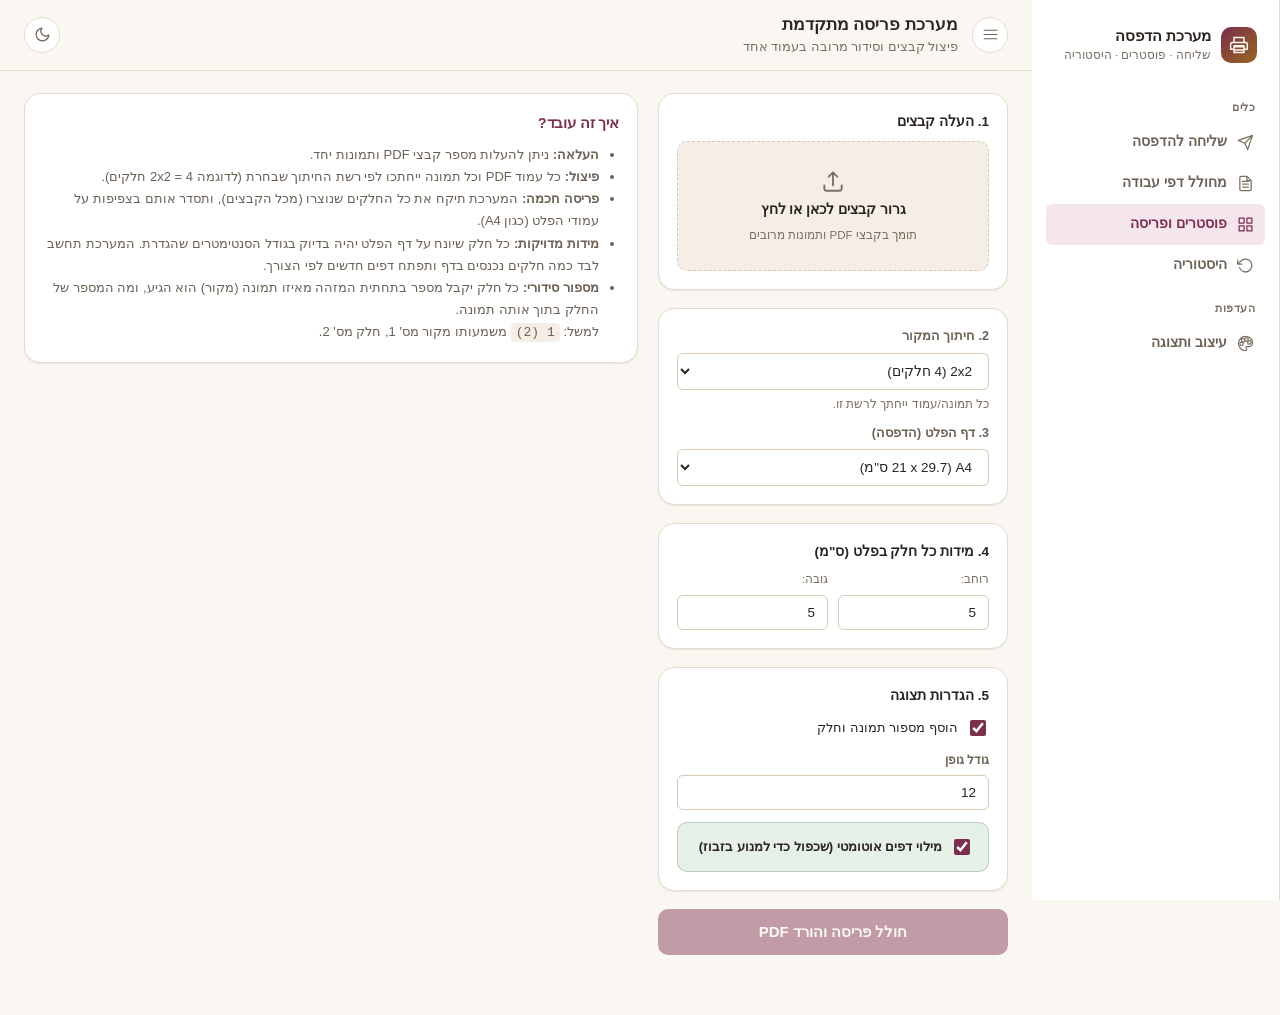
<file: poster.html>
<!DOCTYPE html>
<html lang="he" dir="rtl">
<head>
<meta charset="UTF-8">
<meta name="viewport" content="width=device-width, initial-scale=1.0">
<title>מערכת פריסה מתקדמת</title>

<link rel="stylesheet" href="css/design-system.css">

<!-- מעטפת משותפת (sidebar/topbar/מצב כהה) + שגיאות משותפות (toast +
     כפתור העתקה + לוג מתמיד) - נטענים מוקדם ככל האפשר. -->
<script src="js/shell.js"></script>
<script src="js/errors.js"></script>
<script src="js/dialogs.js"></script>

<!-- Vendored locally (pdf.js 3.11.174 + jsPDF 2.5.1 — same versions the
     original standalone tool loaded from cdnjs). No external CDN calls. -->
<script src="libs/pdf.min.js"></script>
<script src="libs/jspdf.umd.min.js"></script>

<style>
  /* ---- page-local styling. Layout/spacing only — colors come from the
     design-system tokens (var(--...)), nothing new is invented here. ---- */
  body{ padding:0; }
  .pt-page{ max-width:1280px; margin:0 auto; }

  .pt-shell{ display:grid; grid-template-columns:350px 1fr; gap:20px; align-items:start; }
  @media (max-width:860px){ .pt-shell{ grid-template-columns:1fr; } }

  .pt-controls{ display:flex; flex-direction:column; gap:18px; position:sticky; top:16px; }
  .pt-col-2{ display:grid; grid-template-columns:1fr 1fr; gap:10px; }
  .pt-section-title{ font-weight:700; font-size:13.5px; margin-bottom:2px; }
  .pt-hint{ font-size:12px; color:var(--text-3); }

  .upload-zone.dragover{ border-color:var(--primary-solid); background:var(--primary-tint); }

  .pt-file-list{ margin-top:8px; max-height:170px; overflow-y:auto; border:1px solid var(--border); border-radius:var(--radius-md); background:var(--surface); }
  .file-item{ display:flex; align-items:center; justify-content:space-between; gap:8px; padding:7px 10px; border-bottom:1px solid var(--border); font-size:12.5px; }
  .file-item:last-child{ border-bottom:none; }
  .file-item span{ overflow:hidden; text-overflow:ellipsis; white-space:nowrap; max-width:75%; }
  .btn-edit{ background:none; border:none; cursor:pointer; color:var(--primary-solid); font-size:.95rem; padding:2px 6px; border-radius:var(--radius-sm); line-height:1; font-family:var(--font); flex:0 0 auto; }
  .btn-edit:hover{ background:var(--primary-tint); }

  .checkbox-row input[type="checkbox"]{ width:16px; height:16px; accent-color:var(--primary-solid); flex:0 0 auto; }
  .pt-preview-wrap{ background:var(--surface); border:1px solid var(--border); display:flex; justify-content:center; padding:14px; border-radius:var(--radius-md); }
  .pt-preview-wrap canvas{ max-width:100%; height:auto; max-height:55vh; }

  /* full-screen overlays for the loader + the editor modal */
  .pt-overlay{ position:fixed; inset:0; display:none; z-index:1000; align-items:center; justify-content:center; padding:20px; }
  #loader.pt-overlay{ background:color-mix(in srgb, var(--bg) 85%, transparent); flex-direction:column; gap:14px; }
  #editModal.pt-overlay{ background:rgba(20,14,10,.55); align-items:stretch; justify-content:stretch; }

  .modal.pt-editor-modal{ width:100%; max-width:1000px; height:100%; margin:0 auto; display:flex; flex-direction:column; }
  .pt-editor-toolbar{ padding:10px 18px; border-bottom:1px solid var(--border); display:flex; gap:8px; flex-wrap:wrap; align-items:center; background:var(--surface); }
  .pt-editor-sep{ width:1px; height:24px; background:var(--border); margin:0 4px; flex:0 0 auto; }
  .pt-editor-canvas-wrap{ flex:1; background:var(--surface-sunken); overflow:auto; display:flex; justify-content:center; align-items:flex-start; padding:20px; position:relative; }
  #editorCanvas{ background:var(--surface); box-shadow:var(--shadow-md); cursor:crosshair; max-width:100%; }

  .is-disabled{ opacity:.5; cursor:not-allowed; }
  .pt-success-outline{ color:var(--success); border-color:var(--success); }
  .pt-instructions ul{ padding-inline-start:20px; margin:0; color:var(--text-2); line-height:1.7; font-size:13px; }
  .pt-instructions code{ background:var(--surface-alt); padding:2px 5px; border-radius:4px; }
</style>
</head>
<body>

<div class="app-shell">

  <aside class="sidebar" id="sidebar">
    <div class="brand">
      <div class="brand-mark"><svg class="icon" viewBox="0 0 24 24"><path d="M6 9V3h12v6M6 18h12v3H6zM6 14h12M4 9h16a2 2 0 0 1 2 2v6h-4v-4H6v4H2v-6a2 2 0 0 1 2-2z"/></svg></div>
      <div>
        <div class="brand-text">מערכת הדפסה</div>
        <div class="brand-sub">שליחה · פוסטרים · היסטוריה</div>
      </div>
    </div>
    <nav class="nav-group">
      <div class="nav-group-label">כלים</div>
      <a class="nav-link" href="app/index.html">
        <svg class="icon" viewBox="0 0 24 24"><path d="M22 2L11 13M22 2l-7 20-4-9-9-4 20-7z"/></svg>
        <span class="nav-label">שליחה להדפסה</span>
      </a>
      <a class="nav-link" href="app/worksheets.html">
        <svg class="icon" viewBox="0 0 24 24"><path d="M14 2H6a2 2 0 0 0-2 2v16a2 2 0 0 0 2 2h12a2 2 0 0 0 2-2V8z"/><polyline points="14 2 14 8 20 8"/><line x1="16" y1="13" x2="8" y2="13"/><line x1="16" y1="17" x2="8" y2="17"/><line x1="8" y1="9" x2="8" y2="9"/><line x1="16" y1="9" x2="8" y2="9"/></svg>
        <span class="nav-label">מחולל דפי עבודה</span>
      </a>
      <a class="nav-link active" href="poster.html">
        <svg class="icon" viewBox="0 0 24 24"><path d="M3 3h7v7H3zM14 3h7v7h-7zM3 14h7v7H3zM14 14h7v7h-7z"/></svg>
        <span class="nav-label">פוסטרים ופריסה</span>
      </a>
      <a class="nav-link" href="app/history.html">
        <svg class="icon" viewBox="0 0 24 24"><path d="M1 4v6h6M3.51 15a9 9 0 1 0 2.13-9.36L1 10"/></svg>
        <span class="nav-label">היסטוריה</span>
      </a>
      <div class="nav-group-label">העדפות</div>
      <a class="nav-link" href="app/display-settings.html">
        <svg class="icon" viewBox="0 0 24 24"><circle cx="13.5" cy="6.5" r="2.5"/><circle cx="17.5" cy="10.5" r="2.5"/><circle cx="8.5" cy="7.5" r="2.5"/><circle cx="6.5" cy="12.5" r="2.5"/><path d="M12 2C6.5 2 2 6.5 2 12s4.5 10 10 10c.926 0 1.648-.746 1.648-1.688 0-.437-.18-.835-.437-1.125-.29-.289-.438-.652-.438-1.125a1.64 1.64 0 0 1 1.668-1.668h1.996c3.051 0 5.555-2.503 5.555-5.554C21.965 6.012 17.461 2 12 2z"/></svg>
        <span class="nav-label">עיצוב ותצוגה</span>
      </a>
    </nav>
  </aside>
  <div class="sidebar-backdrop" id="sidebarBackdrop"></div>

  <div class="main">
    <div class="topbar">
      <button type="button" class="icon-btn menu-toggle" id="menuToggle" title="תפריט">
        <svg class="icon" viewBox="0 0 24 24"><line x1="3" y1="6" x2="21" y2="6"/><line x1="3" y1="12" x2="21" y2="12"/><line x1="3" y1="18" x2="21" y2="18"/></svg>
      </button>
      <div>
        <div class="topbar-title">מערכת פריסה מתקדמת</div>
        <div class="crumb">פיצול קבצים וסידור מרובה בעמוד אחד</div>
      </div>
      <span style="flex:1"></span>
      <button type="button" class="icon-btn" id="themeToggle" title="מצב כהה/בהיר">
        <svg class="icon" viewBox="0 0 24 24"><path d="M21 12.79A9 9 0 1 1 11.21 3 7 7 0 0 0 21 12.79z"/></svg>
      </button>
    </div>

    <div class="content">
<div class="pt-page">

  <div class="pt-shell">

    <!-- Controls panel -->
    <div class="pt-controls">

      <div class="card card-pad">
        <div class="pt-section-title">1. העלה קבצים</div>
        <label class="upload-zone" id="dropZone" for="fileInput" style="margin-top:8px;">
          <svg class="icon" viewBox="0 0 24 24"><path d="M12 16V4M12 4l-4 4M12 4l4 4"/><path d="M4 16v3a2 2 0 0 0 2 2h12a2 2 0 0 0 2-2v-3"/></svg>
          <strong>גרור קבצים לכאן או לחץ</strong>
          <span class="hint">תומך בקבצי PDF ותמונות מרובים</span>
          <input type="file" id="fileInput" accept="application/pdf, image/*" multiple style="display:none;">
        </label>
        <div id="fileList" class="pt-file-list" style="display:none;"></div>
      </div>

      <div class="card card-pad">
        <div class="field" style="margin-bottom:10px;">
          <label for="gridSelect">2. חיתוך המקור</label>
          <select id="gridSelect" class="select">
            <option value="1">ללא חיתוך (1 חלק שלם)</option>
            <option value="2" selected>2x2 (4 חלקים)</option>
            <option value="3">3x3 (9 חלקים)</option>
            <option value="4">4x4 (16 חלקים)</option>
            <option value="5">5x5 (25 חלקים)</option>
          </select>
          <div class="hint">כל תמונה/עמוד ייחתך לרשת זו.</div>
        </div>

        <div class="field" style="margin-bottom:0;">
          <label for="pageSizeSelect">3. דף הפלט (הדפסה)</label>
          <select id="pageSizeSelect" class="select">
            <option value="a4">A4 (21 x 29.7 ס"מ)</option>
            <option value="a3">A3 (29.7 x 42 ס"מ)</option>
            <option value="letter">Letter (21.6 x 27.9 ס"מ)</option>
          </select>
        </div>
      </div>

      <div class="card card-pad">
        <div class="pt-section-title" style="margin-bottom:8px;">4. מידות כל חלק בפלט (ס"מ)</div>
        <div class="pt-col-2">
          <div class="field" style="margin-bottom:0;">
            <label style="font-weight:400; color:var(--text-3); font-size:11.5px;">רוחב:</label>
            <input type="number" id="partWidth" class="input" value="5" step="0.5" min="1">
          </div>
          <div class="field" style="margin-bottom:0;">
            <label style="font-weight:400; color:var(--text-3); font-size:11.5px;">גובה:</label>
            <input type="number" id="partHeight" class="input" value="5" step="0.5" min="1">
          </div>
        </div>
      </div>

      <div class="card card-pad">
        <div class="pt-section-title" style="margin-bottom:10px;">5. הגדרות תצוגה</div>

        <label class="checkbox-row" style="cursor:pointer; margin-bottom:12px;">
          <input type="checkbox" id="addNumbers" checked>
          <span>הוסף מספור תמונה וחלק</span>
        </label>

        <div class="field" style="margin-bottom:12px;">
          <label for="fontSizeInput" style="font-size:12px;">גודל גופן</label>
          <input type="number" id="fontSizeInput" class="input" value="12" min="8" max="50">
        </div>

        <div class="callout callout-success" style="margin-bottom:0;">
          <label class="checkbox-row" style="cursor:pointer;">
            <input type="checkbox" id="autoFillPages" checked>
            <span style="font-weight:700;">מילוי דפים אוטומטי (שכפול כדי למנוע בזבוז)</span>
          </label>
        </div>
      </div>

      <button id="processBtn" class="btn btn-primary btn-lg" style="width:100%;" disabled>חולל פריסה והורד PDF</button>
    </div>

    <!-- Preview panel -->
    <div style="display:flex; flex-direction:column; gap:18px;">

      <div class="card card-pad pt-instructions">
        <h3 style="margin:0 0 10px; color:var(--primary-solid); font-size:14.5px;">איך זה עובד?</h3>
        <ul>
          <li><strong>העלאה:</strong> ניתן להעלות מספר קבצי PDF ותמונות יחד.</li>
          <li><strong>פיצול:</strong> כל עמוד PDF וכל תמונה ייחתכו לפי רשת החיתוך שבחרת (לדוגמה 2x2 = 4 חלקים).</li>
          <li><strong>פריסה חכמה:</strong> המערכת תיקח את כל החלקים שנוצרו (מכל הקבצים), ותסדר אותם בצפיפות על עמודי הפלט (כגון A4).</li>
          <li><strong>מידות מדויקות:</strong> כל חלק שיונח על דף הפלט יהיה בדיוק בגודל הסנטימטרים שהגדרת. המערכת תחשב לבד כמה חלקים נכנסים בדף ותפתח דפים חדשים לפי הצורך.</li>
          <li><strong>מספור סידורי:</strong> כל חלק יקבל מספר בתחתית המזהה מאיזו תמונה (מקור) הוא הגיע, ומה המספר של החלק בתוך אותה תמונה.<br>למשל: <code>1 (2)</code> משמעותו מקור מס' 1, חלק מס' 2.</li>
        </ul>
      </div>

      <div id="previewContainer" style="display:none; flex-direction:column; gap:10px;">
        <label style="font-weight:700; color:var(--primary-solid); font-size:13px;">תצוגה מקדימה של חיתוך המקור (קובץ ראשון):</label>
        <div class="pt-preview-wrap">
          <canvas id="previewCanvas"></canvas>
        </div>
      </div>

      <div id="statusLog" class="card card-pad" style="display:none; font-weight:700; color:var(--primary-solid);"></div>
    </div>

  </div>
</div>
    </div><!-- /.content -->
  </div><!-- /.main -->
</div><!-- /.app-shell -->

<!-- Loader overlay -->
<div class="pt-overlay" id="loader">
  <div class="spinner lg"></div>
  <div style="font-weight:700;" id="statusText">מתכונן לעיבוד...</div>
</div>

<!-- Editor Modal -->
<div class="pt-overlay" id="editModal">
  <div class="modal pt-editor-modal">
    <div class="modal-head">
      <strong>עורך חיתוך והחלפה</strong>
      <div style="display:flex; align-items:center; gap:10px;">
        <span id="editPdfControls" style="display:none; align-items:center; gap:6px;">
          <button type="button" class="btn btn-secondary btn-sm" id="btnPrevPage">הקודם</button>
          <span id="editPageIndicator" style="font-weight:700; font-size:.9rem; white-space:nowrap;">עמוד 1 מתוך 1</span>
          <button type="button" class="btn btn-secondary btn-sm" id="btnNextPage">הבא</button>
        </span>
        <button type="button" class="btn btn-ghost btn-icon-only btn-sm" id="closeEditModalBtn" aria-label="סגור" style="font-size:1.3rem;">&times;</button>
      </div>
    </div>

    <div class="pt-editor-toolbar">
      <button type="button" class="pill-tab active" id="toolRect">חיתוך מרובע</button>
      <button type="button" class="pill-tab" id="toolLasso">חיתוך חופשי</button>

      <div class="pt-editor-sep"></div>

      <button type="button" class="btn btn-secondary btn-sm" id="btnDownloadCrop" disabled>1. הורד חיתוך</button>
      <label class="btn btn-secondary btn-sm is-disabled" id="btnUploadReplaceLabel">
        2. העלה והחלף
        <input type="file" id="replaceInput" accept="image/*" style="display:none;" disabled>
      </label>

      <div class="pt-editor-sep"></div>

      <button type="button" class="btn btn-secondary btn-sm" id="btnUpscale">הגדל רזולוציה (x2)</button>
      <button type="button" class="btn btn-secondary btn-sm" id="btnSharpen">חידוד עדין</button>
      <button type="button" class="btn btn-secondary btn-sm" id="btnUndo" disabled>ביטול פעולה</button>

      <div class="pt-editor-sep"></div>

      <button type="button" class="btn btn-secondary btn-sm pt-success-outline" id="btnDownloadFull">הורדת התמונה</button>

      <div style="flex:1;"></div>
      <button type="button" class="btn btn-primary btn-sm" id="btnSaveEdit">שמור לעריכה נוכחית</button>
    </div>

    <div class="pt-editor-canvas-wrap" id="editorCanvasContainer">
      <canvas id="editorCanvas"></canvas>
    </div>
  </div>
</div>

<script src="js/poster-tool.js"></script>
<script>
  document.addEventListener('DOMContentLoaded', () => {
    window.PosterTool.init({ workerSrc: 'libs/pdf.worker.min.js' });
  });
</script>

</body>
</html>
</file>
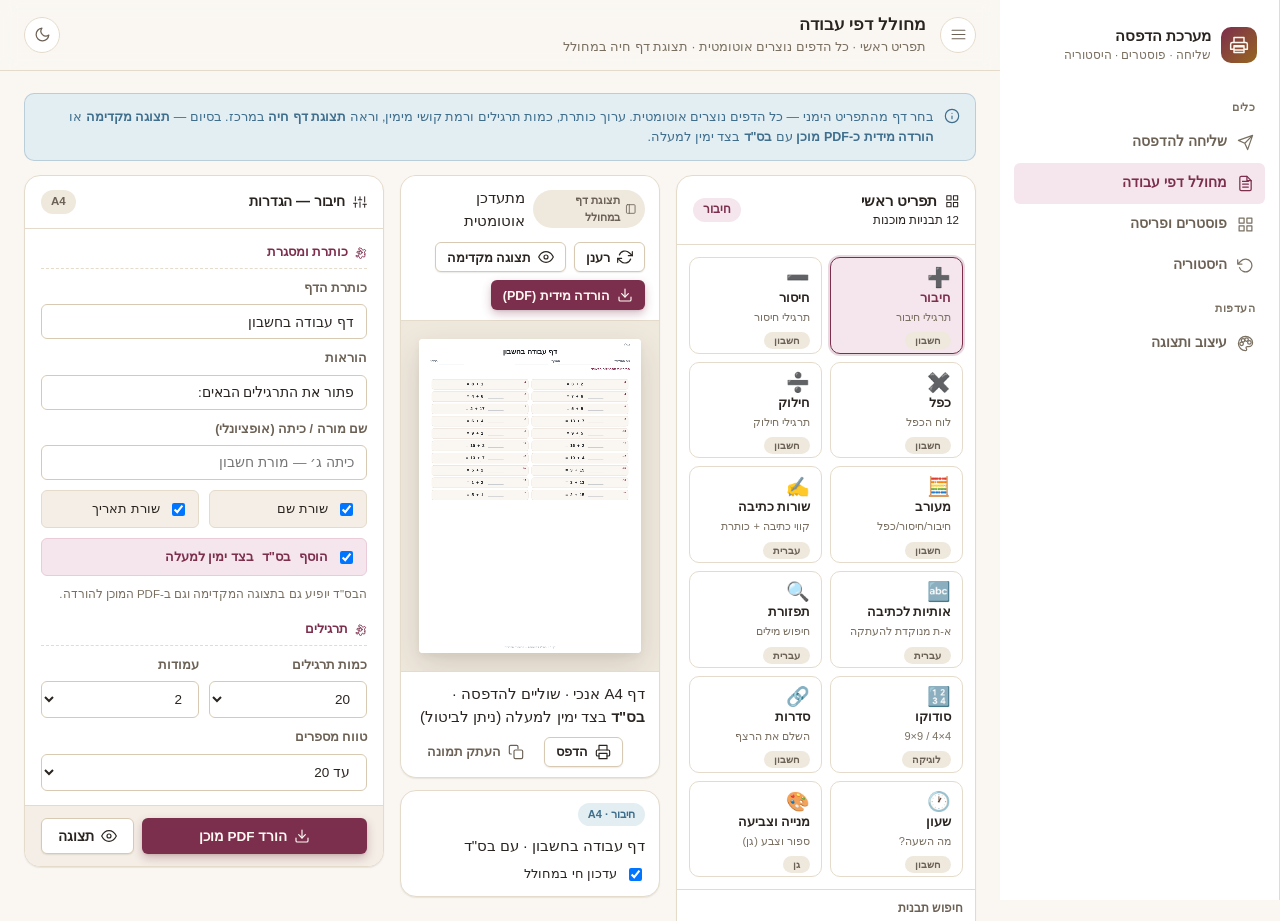
<file: worksheets.html>
<!DOCTYPE html>
<html lang="he" dir="rtl">
<head>
<meta charset="UTF-8">
<meta http-equiv="refresh" content="0; url=app/worksheets.html">
<title>מחולל דפי עבודה</title>
</head>
<body>
<p style="text-align:center; font-family:sans-serif; margin-top:40px;">
  מעביר למחולל דפי עבודה... <a href="app/worksheets.html">לחץ כאן אם לא הועברת</a>
</p>
</body>
</html>
</file>
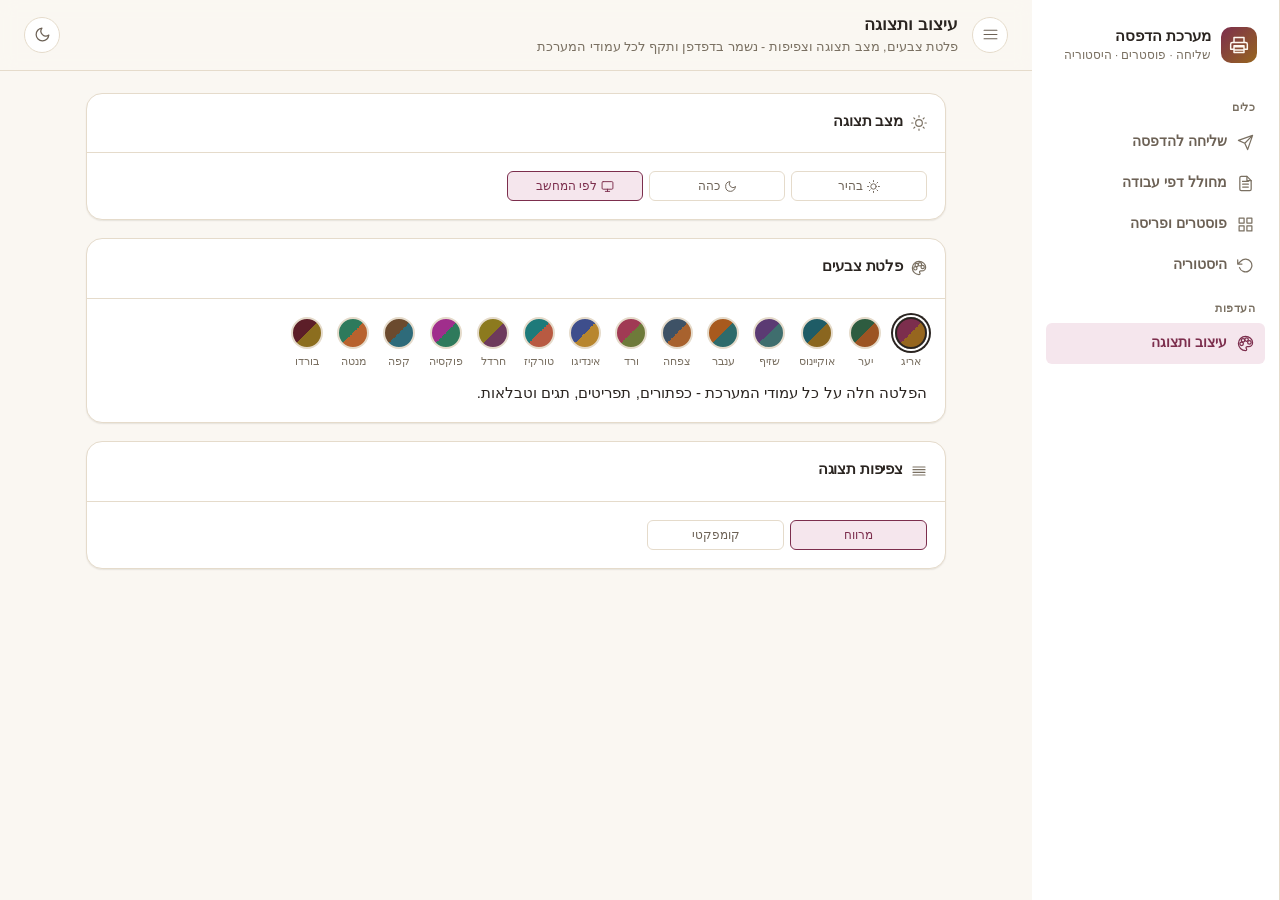
<file: app/display-settings.html>
<!DOCTYPE html>
<html lang="he" dir="rtl">
<head>
<meta charset="UTF-8">
<meta name="viewport" content="width=device-width, initial-scale=1.0">
<title>עיצוב ותצוגה</title>
<link rel="stylesheet" href="design-system.css">
<style>
  .hidden{ display:none !important; }
  .page-wrap{ max-width:860px; margin:0 auto; }
  .swatch-name{ font-size:10.5px; color:var(--text-3); text-align:center; margin-top:4px; }
  .palette-opt{ display:flex; flex-direction:column; align-items:center; cursor:pointer; }
</style>
<script src="../js/shell.js"></script>
<script src="../js/errors.js"></script>
<script src="../js/dialogs.js"></script>
</head>
<body>

<div class="app-shell">

  <aside class="sidebar" id="sidebar">
    <div class="brand">
      <div class="brand-mark"><svg class="icon" viewBox="0 0 24 24"><path d="M6 9V3h12v6M6 18h12v3H6zM6 14h12M4 9h16a2 2 0 0 1 2 2v6h-4v-4H6v4H2v-6a2 2 0 0 1 2-2z"/></svg></div>
      <div>
        <div class="brand-text">מערכת הדפסה</div>
        <div class="brand-sub">שליחה · פוסטרים · היסטוריה</div>
      </div>
    </div>
    <nav class="nav-group">
      <div class="nav-group-label">כלים</div>
      <a class="nav-link" href="index.html">
        <svg class="icon" viewBox="0 0 24 24"><path d="M22 2L11 13M22 2l-7 20-4-9-9-4 20-7z"/></svg>
        <span class="nav-label">שליחה להדפסה</span>
      </a>
      <a class="nav-link" href="worksheets.html">
        <svg class="icon" viewBox="0 0 24 24"><path d="M14 2H6a2 2 0 0 0-2 2v16a2 2 0 0 0 2 2h12a2 2 0 0 0 2-2V8z"/><polyline points="14 2 14 8 20 8"/><line x1="16" y1="13" x2="8" y2="13"/><line x1="16" y1="17" x2="8" y2="17"/><line x1="8" y1="9" x2="8" y2="9"/><line x1="16" y1="9" x2="8" y2="9"/></svg>
        <span class="nav-label">מחולל דפי עבודה</span>
      </a>
      <a class="nav-link" href="../poster.html">
        <svg class="icon" viewBox="0 0 24 24"><path d="M3 3h7v7H3zM14 3h7v7h-7zM3 14h7v7H3zM14 14h7v7h-7z"/></svg>
        <span class="nav-label">פוסטרים ופריסה</span>
      </a>
      <a class="nav-link" href="history.html">
        <svg class="icon" viewBox="0 0 24 24"><path d="M1 4v6h6M3.51 15a9 9 0 1 0 2.13-9.36L1 10"/></svg>
        <span class="nav-label">היסטוריה</span>
      </a>
      <div class="nav-group-label">העדפות</div>
      <a class="nav-link active" href="display-settings.html">
        <svg class="icon" viewBox="0 0 24 24"><circle cx="13.5" cy="6.5" r="2.5"/><circle cx="17.5" cy="10.5" r="2.5"/><circle cx="8.5" cy="7.5" r="2.5"/><circle cx="6.5" cy="12.5" r="2.5"/><path d="M12 2C6.5 2 2 6.5 2 12s4.5 10 10 10c.926 0 1.648-.746 1.648-1.688 0-.437-.18-.835-.437-1.125-.29-.289-.438-.652-.438-1.125a1.64 1.64 0 0 1 1.668-1.668h1.996c3.051 0 5.555-2.503 5.555-5.554C21.965 6.012 17.461 2 12 2z"/></svg>
        <span class="nav-label">עיצוב ותצוגה</span>
      </a>
    </nav>
  </aside>
  <div class="sidebar-backdrop" id="sidebarBackdrop"></div>

  <div class="main">
    <div class="topbar">
      <button type="button" class="icon-btn menu-toggle" id="menuToggle" title="תפריט">
        <svg class="icon" viewBox="0 0 24 24"><line x1="3" y1="6" x2="21" y2="6"/><line x1="3" y1="12" x2="21" y2="12"/><line x1="3" y1="18" x2="21" y2="18"/></svg>
      </button>
      <div>
        <div class="topbar-title">עיצוב ותצוגה</div>
        <div class="crumb">פלטת צבעים, מצב תצוגה וצפיפות - נשמר בדפדפן ותקף לכל עמודי המערכת</div>
      </div>
      <span style="flex:1"></span>
      <button type="button" class="icon-btn" id="themeToggle" title="מצב כהה/בהיר">
        <svg class="icon" viewBox="0 0 24 24"><path d="M21 12.79A9 9 0 1 1 11.21 3 7 7 0 0 0 21 12.79z"/></svg>
      </button>
    </div>

    <div class="content">
<div class="page-wrap">

  <div class="card" style="margin-bottom:18px;">
    <div class="card-head">
      <div class="card-title-row">
        <svg class="icon" viewBox="0 0 24 24"><circle cx="12" cy="12" r="5"/><line x1="12" y1="1" x2="12" y2="3"/><line x1="12" y1="21" x2="12" y2="23"/><line x1="4.22" y1="4.22" x2="5.64" y2="5.64"/><line x1="18.36" y1="18.36" x2="19.78" y2="19.78"/><line x1="1" y1="12" x2="3" y2="12"/><line x1="21" y1="12" x2="23" y2="12"/><line x1="4.22" y1="19.78" x2="5.64" y2="18.36"/><line x1="18.36" y1="5.64" x2="19.78" y2="4.22"/></svg>
        <h3>מצב תצוגה</h3>
      </div>
    </div>
    <div class="card-pad">
      <div class="mode-row" style="grid-template-columns:repeat(3,1fr); max-width:420px;">
        <button type="button" class="mode-btn" data-mode="light">
          <svg class="icon" viewBox="0 0 24 24"><circle cx="12" cy="12" r="5"/><line x1="12" y1="1" x2="12" y2="3"/><line x1="12" y1="21" x2="12" y2="23"/><line x1="4.22" y1="4.22" x2="5.64" y2="5.64"/><line x1="18.36" y1="18.36" x2="19.78" y2="19.78"/><line x1="1" y1="12" x2="3" y2="12"/><line x1="21" y1="12" x2="23" y2="12"/><line x1="4.22" y1="19.78" x2="5.64" y2="18.36"/><line x1="18.36" y1="5.64" x2="19.78" y2="4.22"/></svg>
          בהיר
        </button>
        <button type="button" class="mode-btn" data-mode="dark">
          <svg class="icon" viewBox="0 0 24 24"><path d="M21 12.79A9 9 0 1 1 11.21 3 7 7 0 0 0 21 12.79z"/></svg>
          כהה
        </button>
        <button type="button" class="mode-btn" data-mode="auto">
          <svg class="icon" viewBox="0 0 24 24"><rect x="2" y="3" width="20" height="14" rx="2"/><line x1="8" y1="21" x2="16" y2="21"/><line x1="12" y1="17" x2="12" y2="21"/></svg>
          לפי המחשב
        </button>
      </div>
    </div>
  </div>

  <div class="card" style="margin-bottom:18px;">
    <div class="card-head">
      <div class="card-title-row">
        <svg class="icon" viewBox="0 0 24 24"><circle cx="13.5" cy="6.5" r="2.5"/><circle cx="17.5" cy="10.5" r="2.5"/><circle cx="8.5" cy="7.5" r="2.5"/><circle cx="6.5" cy="12.5" r="2.5"/><path d="M12 2C6.5 2 2 6.5 2 12s4.5 10 10 10c.926 0 1.648-.746 1.648-1.688 0-.437-.18-.835-.437-1.125-.29-.289-.438-.652-.438-1.125a1.64 1.64 0 0 1 1.668-1.668h1.996c3.051 0 5.555-2.503 5.555-5.554C21.965 6.012 17.461 2 12 2z"/></svg>
        <h3>פלטת צבעים</h3>
      </div>
    </div>
    <div class="card-pad">
      <div class="swatch-row" id="paletteRow" style="gap:14px;"></div>
      <div class="hint" style="margin-top:12px;">הפלטה חלה על כל עמודי המערכת - כפתורים, תפריטים, תגים וטבלאות.</div>
    </div>
  </div>

  <div class="card">
    <div class="card-head">
      <div class="card-title-row">
        <svg class="icon" viewBox="0 0 24 24"><line x1="21" y1="10" x2="3" y2="10"/><line x1="21" y1="6" x2="3" y2="6"/><line x1="21" y1="14" x2="3" y2="14"/><line x1="21" y1="18" x2="3" y2="18"/></svg>
        <h3>צפיפות תצוגה</h3>
      </div>
    </div>
    <div class="card-pad">
      <div class="density-row" style="max-width:280px;">
        <button type="button" class="density-btn" data-density="comfortable">מרווח</button>
        <button type="button" class="density-btn" data-density="compact">קומפקטי</button>
      </div>
    </div>
  </div>

</div>
    </div><!-- /.content -->
  </div><!-- /.main -->
</div><!-- /.app-shell -->

<script>
// הפלטות מוגדרות ב-design-system.css (:root[data-palette=...]) - כאן רק
// הצבעים לתצוגת העיגולים (primary/accent של מצב בהיר) ושמות בעברית.
const PALETTES = [
  { id: '',          name: 'אריג',     c1: '#7C2E4D', c2: '#96661F' },
  { id: 'forest',    name: 'יער',      c1: '#2E5C40', c2: '#9C5423' },
  { id: 'ocean',     name: 'אוקיינוס', c1: '#1F5C66', c2: '#8A661F' },
  { id: 'plum',      name: 'שזיף',     c1: '#5B3A73', c2: '#3F6E6E' },
  { id: 'amber',     name: 'ענבר',     c1: '#A85A1E', c2: '#2E6B6B' },
  { id: 'slate',     name: 'צפחה',     c1: '#3E5266', c2: '#A8622E' },
  { id: 'rose',      name: 'ורד',      c1: '#A03A54', c2: '#6E7A3A' },
  { id: 'indigo',    name: 'אינדיגו',  c1: '#3E4E8C', c2: '#B8862E' },
  { id: 'turquoise', name: 'טורקיז',   c1: '#1E7A7A', c2: '#B85A42' },
  { id: 'mustard',   name: 'חרדל',     c1: '#8C7A1E', c2: '#6E3A5C' },
  { id: 'fuchsia',   name: 'פוקסיה',   c1: '#A02E8C', c2: '#2E7A5C' },
  { id: 'coffee',    name: 'קפה',      c1: '#6B4A2E', c2: '#2E6B7A' },
  { id: 'mint',      name: 'מנטה',     c1: '#2E7A5C', c2: '#B8622E' },
  { id: 'burgundy',  name: 'בורדו',    c1: '#5C1E28', c2: '#8C6E1E' },
];

function renderPalettes() {
  const row = document.getElementById('paletteRow');
  const current = window.ShellPrefs.get().palette;
  row.innerHTML = '';
  PALETTES.forEach((p) => {
    const wrap = document.createElement('div');
    wrap.className = 'palette-opt';
    const btn = document.createElement('button');
    btn.type = 'button';
    btn.className = 'swatch-btn' + (current === p.id ? ' active' : '');
    btn.title = p.name;
    btn.style.background = `linear-gradient(135deg, ${p.c1} 50%, ${p.c2} 50%)`;
    btn.addEventListener('click', () => {
      window.ShellPrefs.setPalette(p.id);
      renderPalettes();
    });
    const label = document.createElement('div');
    label.className = 'swatch-name';
    label.textContent = p.name;
    wrap.appendChild(btn);
    wrap.appendChild(label);
    row.appendChild(wrap);
  });
}

function renderModes() {
  const current = window.ShellPrefs.get().theme;
  document.querySelectorAll('.mode-btn').forEach((b) => b.classList.toggle('active', b.dataset.mode === current));
}

function renderDensity() {
  const current = window.ShellPrefs.get().density;
  document.querySelectorAll('.density-btn').forEach((b) => b.classList.toggle('active', b.dataset.density === current));
}

document.querySelectorAll('.mode-btn').forEach((b) => b.addEventListener('click', () => {
  window.ShellPrefs.setTheme(b.dataset.mode);
  renderModes();
}));
document.querySelectorAll('.density-btn').forEach((b) => b.addEventListener('click', () => {
  window.ShellPrefs.setDensity(b.dataset.density);
  renderDensity();
}));

renderPalettes();
renderModes();
renderDensity();
</script>

</body>
</html>
</file>
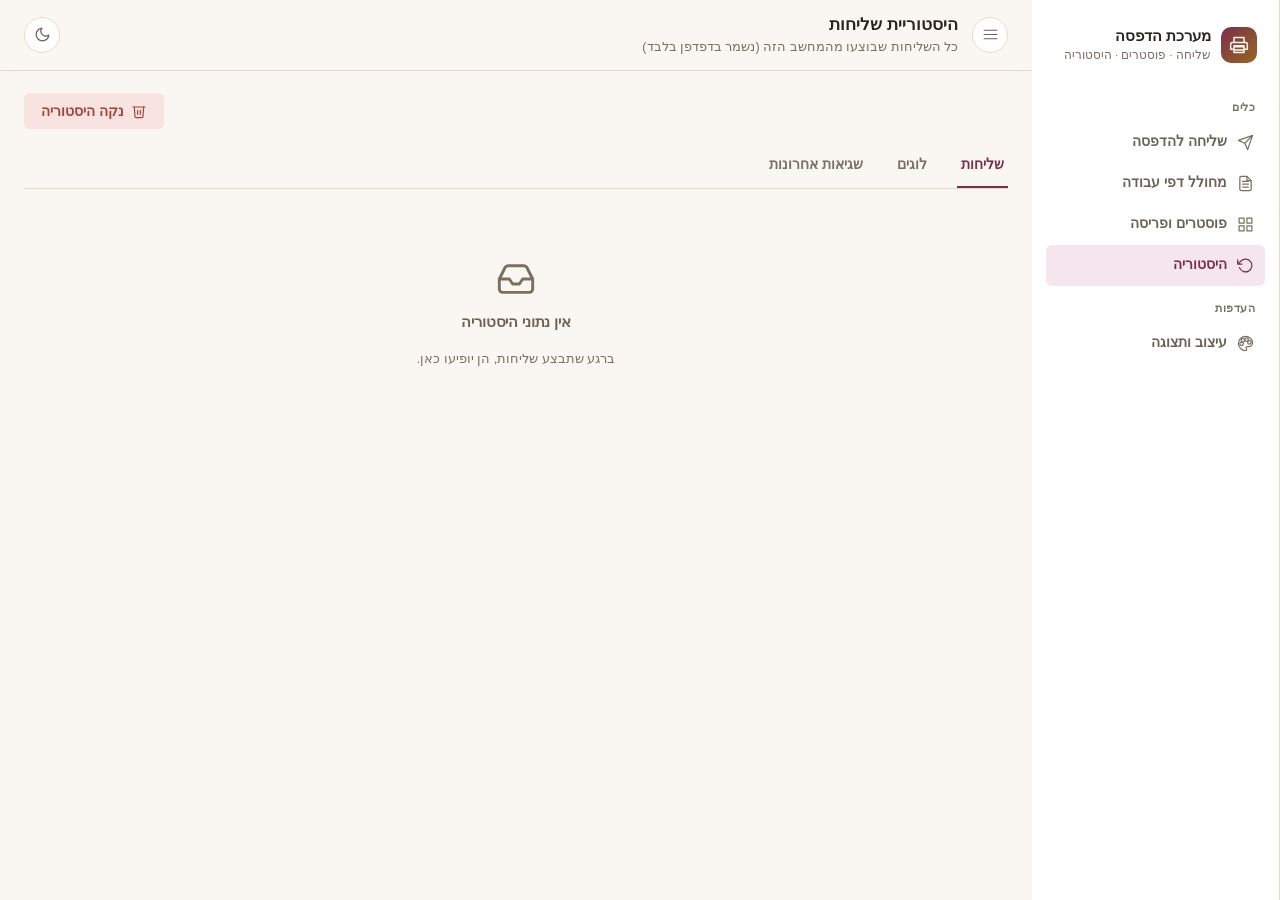
<file: app/history.html>
<!DOCTYPE html>
<html lang="he" dir="rtl">
<head>
<meta charset="UTF-8">
<meta name="viewport" content="width=device-width, initial-scale=1.0">
<title>היסטוריית שליחות</title>
<link rel="stylesheet" href="design-system.css">
<style>
  .hidden{ display:none !important; }
  .page-wrap{ max-width:1080px; margin:0 auto; }
  .recipients-cell{ max-width:260px; overflow:hidden; text-overflow:ellipsis; white-space:nowrap; }
  .error-row{ display:flex; align-items:flex-start; gap:10px; padding:10px 12px; border-radius:var(--radius-md); border:1px solid var(--border); background:var(--surface); margin-bottom:8px; }
  .error-row .error-time{ font-size:11px; color:var(--text-3); white-space:nowrap; }
  .error-row .error-page{ font-size:11px; color:var(--text-3); }
  .error-row .error-msg{ flex:1; font-size:12.5px; word-break:break-word; }
  .error-row .err-copy-btn{ position:static !important; transform:none !important; opacity:1 !important; }
  .log-lines{ background:var(--surface-alt); border:1px solid var(--border); border-radius:var(--radius-md); padding:8px 12px; max-height:260px; overflow-y:auto; font-family:Consolas,monospace; font-size:12px; direction:rtl; }
  .log-line{ padding:3px 0; border-bottom:1px dashed var(--border); color:var(--text-2); }
  .log-line:last-child{ border-bottom:none; }
  .log-line.is-error{ color:var(--danger); font-weight:700; }
  .log-line.is-success{ color:var(--success); }
  .faq-item summary{ padding:12px 16px; font-size:13.5px; }
</style>

<!-- מעטפת משותפת (sidebar/topbar/מצב כהה) + שגיאות משותפות - אותם
     מודולים שנטענים בכל עמודי print-site; כאן גם מציגים את הלוג המלא
     (getErrorLog). -->
<script src="../js/shell.js"></script>
<script src="../js/errors.js"></script>
<script src="../js/dialogs.js"></script>
<script src="../js/hebrew-date.js"></script>
</head>
<body>

<div class="app-shell">

  <aside class="sidebar" id="sidebar">
    <div class="brand">
      <div class="brand-mark"><svg class="icon" viewBox="0 0 24 24"><path d="M6 9V3h12v6M6 18h12v3H6zM6 14h12M4 9h16a2 2 0 0 1 2 2v6h-4v-4H6v4H2v-6a2 2 0 0 1 2-2z"/></svg></div>
      <div>
        <div class="brand-text">מערכת הדפסה</div>
        <div class="brand-sub">שליחה · פוסטרים · היסטוריה</div>
      </div>
    </div>
    <nav class="nav-group">
      <div class="nav-group-label">כלים</div>
      <a class="nav-link" href="index.html">
        <svg class="icon" viewBox="0 0 24 24"><path d="M22 2L11 13M22 2l-7 20-4-9-9-4 20-7z"/></svg>
        <span class="nav-label">שליחה להדפסה</span>
      </a>
      <a class="nav-link" href="worksheets.html">
        <svg class="icon" viewBox="0 0 24 24"><path d="M14 2H6a2 2 0 0 0-2 2v16a2 2 0 0 0 2 2h12a2 2 0 0 0 2-2V8z"/><polyline points="14 2 14 8 20 8"/><line x1="16" y1="13" x2="8" y2="13"/><line x1="16" y1="17" x2="8" y2="17"/><line x1="8" y1="9" x2="8" y2="9"/><line x1="16" y1="9" x2="8" y2="9"/></svg>
        <span class="nav-label">מחולל דפי עבודה</span>
      </a>
      <a class="nav-link" href="../poster.html">
        <svg class="icon" viewBox="0 0 24 24"><path d="M3 3h7v7H3zM14 3h7v7h-7zM3 14h7v7H3zM14 14h7v7h-7z"/></svg>
        <span class="nav-label">פוסטרים ופריסה</span>
      </a>
      <a class="nav-link active" href="history.html">
        <svg class="icon" viewBox="0 0 24 24"><path d="M1 4v6h6M3.51 15a9 9 0 1 0 2.13-9.36L1 10"/></svg>
        <span class="nav-label">היסטוריה</span>
      </a>
      <div class="nav-group-label">העדפות</div>
      <a class="nav-link" href="display-settings.html">
        <svg class="icon" viewBox="0 0 24 24"><circle cx="13.5" cy="6.5" r="2.5"/><circle cx="17.5" cy="10.5" r="2.5"/><circle cx="8.5" cy="7.5" r="2.5"/><circle cx="6.5" cy="12.5" r="2.5"/><path d="M12 2C6.5 2 2 6.5 2 12s4.5 10 10 10c.926 0 1.648-.746 1.648-1.688 0-.437-.18-.835-.437-1.125-.29-.289-.438-.652-.438-1.125a1.64 1.64 0 0 1 1.668-1.668h1.996c3.051 0 5.555-2.503 5.555-5.554C21.965 6.012 17.461 2 12 2z"/></svg>
        <span class="nav-label">עיצוב ותצוגה</span>
      </a>
    </nav>
  </aside>
  <div class="sidebar-backdrop" id="sidebarBackdrop"></div>

  <div class="main">
    <div class="topbar">
      <button type="button" class="icon-btn menu-toggle" id="menuToggle" title="תפריט">
        <svg class="icon" viewBox="0 0 24 24"><line x1="3" y1="6" x2="21" y2="6"/><line x1="3" y1="12" x2="21" y2="12"/><line x1="3" y1="18" x2="21" y2="18"/></svg>
      </button>
      <div>
        <div class="topbar-title">היסטוריית שליחות</div>
        <div class="crumb">כל השליחות שבוצעו מהמחשב הזה (נשמר בדפדפן בלבד)</div>
      </div>
      <span style="flex:1"></span>
      <button type="button" class="icon-btn" id="themeToggle" title="מצב כהה/בהיר">
        <svg class="icon" viewBox="0 0 24 24"><path d="M21 12.79A9 9 0 1 1 11.21 3 7 7 0 0 0 21 12.79z"/></svg>
      </button>
    </div>

    <div class="content">
<div class="page-wrap">

  <div class="toolbar">
    <span class="spacer"></span>
    <button type="button" class="btn btn-danger-ghost" id="clearHistoryBtn">
      <svg class="icon" viewBox="0 0 24 24"><polyline points="3 6 5 6 21 6"/><path d="M19 6l-1 14a2 2 0 0 1-2 2H8a2 2 0 0 1-2-2L5 6M10 11v6M14 11v6"/></svg>
      נקה היסטוריה
    </button>
  </div>

  <div class="tabs" id="historyTabs">
    <div class="tab active" data-tab="sends">שליחות</div>
    <div class="tab" data-tab="logs">לוגים</div>
    <div class="tab" data-tab="errors">שגיאות אחרונות</div>
  </div>

  <div class="tab-panel active" data-panel="sends">
    <div class="table-wrap" id="historyTableWrap">
      <table class="data" id="historyTable">
        <thead>
          <tr>
            <th>תאריך ושעה</th>
            <th>נושא</th>
            <th>יעדים / נמענים</th>
            <th>קבצים</th>
            <th>פעולות</th>
          </tr>
        </thead>
        <tbody id="historyBody"></tbody>
      </table>
    </div>
    <div id="emptyState" class="empty-state hidden">
      <svg class="icon" viewBox="0 0 24 24"><path d="M22 12h-6l-2 3h-4l-2-3H2"/><path d="M5.45 5.11L2 12v6a2 2 0 0 0 2 2h16a2 2 0 0 0 2-2v-6l-3.45-6.89A2 2 0 0 0 16.76 4H7.24a2 2 0 0 0-1.79 1.11z"/></svg>
      <h4>אין נתוני היסטוריה</h4>
      <p>ברגע שתבצע שליחות, הן יופיעו כאן.</p>
    </div>
  </div>

  <div class="tab-panel" data-panel="logs">
    <div class="card">
      <div class="card-head">
        <div class="card-title-row">
          <svg class="icon" viewBox="0 0 24 24"><path d="M14 2H6a2 2 0 0 0-2 2v16a2 2 0 0 0 2 2h12a2 2 0 0 0 2-2V8z"/><polyline points="14 2 14 8 20 8"/><line x1="16" y1="13" x2="8" y2="13"/><line x1="16" y1="17" x2="8" y2="17"/></svg>
          <h3>לוגי שליחה</h3>
        </div>
        <span class="hint">כל הודעות התהליך שנרשמו בזמן כל שליחה</span>
      </div>
      <div class="card-pad" id="logsContainer"></div>
    </div>
  </div>

  <div class="tab-panel" data-panel="errors">
    <div class="page-head" style="margin-bottom:14px;">
      <h3 style="font-size:14px;">שגיאות אחרונות בכל עמודי המערכת</h3>
      <button type="button" class="btn btn-secondary btn-sm" id="clearErrorsBtn">נקה רשימה</button>
    </div>
    <div id="errorsContainer"></div>
  </div>

</div>
    </div><!-- /.content -->
  </div><!-- /.main -->
</div><!-- /.app-shell -->

<!-- ---- Details modal ---- -->
<div id="detailsModal" class="modal-backdrop-wrap hidden" style="position:fixed; inset:0; display:none; align-items:center; justify-content:center; background:rgba(20,14,10,.5); z-index:1000;">
  <div class="modal" style="max-width:600px; width:90%; max-height:85vh; display:flex; flex-direction:column;">
    <div class="modal-head">
      <strong>פרטי שליחה</strong>
      <button type="button" class="btn btn-ghost btn-icon-only btn-sm" id="closeModalBtn">
        <svg class="icon" viewBox="0 0 24 24"><line x1="18" y1="6" x2="6" y2="18"/><line x1="6" y1="6" x2="18" y2="18"/></svg>
      </button>
    </div>
    <div class="modal-body" id="modalDetails" style="overflow-y:auto;"></div>
  </div>
</div>

<script>
let historyData = [];

function loadHistory() {
  const data = localStorage.getItem('fullSendHistory');
  historyData = data ? JSON.parse(data) : [];
  renderTable();
}

function escapeHtml(str) {
  const div = document.createElement('div');
  div.textContent = str == null ? '' : str;
  return div.innerHTML;
}

function renderTable() {
  const tbody = document.getElementById('historyBody');
  const emptyState = document.getElementById('emptyState');
  const wrap = document.getElementById('historyTableWrap');

  tbody.innerHTML = '';

  if (historyData.length === 0) {
    wrap.classList.add('hidden');
    emptyState.classList.remove('hidden');
    return;
  }

  wrap.classList.remove('hidden');
  emptyState.classList.add('hidden');

  historyData.forEach((item, index) => {
    const tr = document.createElement('tr');
    const date = new Date(item.date);
    const hebDate = window.formatHebrewDate ? window.formatHebrewDate(date) : date.toLocaleDateString('he-IL');
    const timeStr = date.toLocaleTimeString('he-IL', { hour: '2-digit', minute: '2-digit' });

    const filesCount = item.files?.length || 0;
    let recipientsPreview, recipientsTitle;
    if (Array.isArray(item.destinations) && item.destinations.length) {
      recipientsPreview = item.destinations.map(d => `<span class="badge badge-neutral" style="margin-inline-end:4px;">${escapeHtml(d.name)} · ${d.fileCount}</span>`).join('');
      recipientsTitle = item.destinations.map(d => `${d.name}: ${d.recipients.join(', ')}`).join('\n');
    } else {
      const recipientsCount = (item.mainRecipients?.length || 0) + (item.secondaryRecipients?.length || 0);
      recipientsPreview = escapeHtml((item.mainRecipients || []).slice(0, 2).join(', ')) + (recipientsCount > 2 ? ` (+עוד ${recipientsCount - 2})` : '');
      recipientsTitle = (item.mainRecipients || []).join(', ');
    }

    tr.innerHTML = `
      <td><div style="font-weight:700; font-size:12.5px;">${escapeHtml(hebDate)}</div><div class="cell-muted" style="font-size:11.5px;">${escapeHtml(timeStr)}</div></td>
      <td class="cell-primary">${escapeHtml(item.subject) || '-'}</td>
      <td class="recipients-cell" title="${escapeHtml(recipientsTitle)}">${recipientsPreview || 'אין'}</td>
      <td><span class="badge badge-info">${filesCount} קבצים</span></td>
      <td class="row-actions">
        <button type="button" class="btn btn-secondary btn-sm view-btn" data-idx="${index}">
          <svg class="icon" viewBox="0 0 24 24"><path d="M1 12s4-8 11-8 11 8 11 8-4 8-11 8-11-8-11-8z"/><circle cx="12" cy="12" r="3"/></svg>
          צפה
        </button>
      </td>
    `;
    tbody.appendChild(tr);
  });

  tbody.querySelectorAll('.view-btn').forEach((btn) => {
    btn.addEventListener('click', () => showDetails(parseInt(btn.dataset.idx, 10)));
  });
}

function showDetails(index) {
  const item = historyData[index];
  const modal = document.getElementById('detailsModal');
  const detailsContainer = document.getElementById('modalDetails');
  const date = new Date(item.date);

  let filesHtml = (item.files || []).map((f) => `<li><b>${escapeHtml(f.name)}</b> - כמות: ${escapeHtml(f.quantity)}, פורמט: ${escapeHtml(f.format)}${Array.isArray(f.dests) && f.dests.length ? ` <span class="hint">→ ${escapeHtml(f.dests.join(', '))}</span>` : ''}</li>`).join('');
  if (!filesHtml) filesHtml = '<li>אין קבצים</li>';
  const destsHtml = Array.isArray(item.destinations) && item.destinations.length
    ? item.destinations.map(d => `<div class="field"><label>יעד: ${escapeHtml(d.name)} <span class="hint">(${d.fileCount} קבצים)</span></label><div class="callout callout-info" style="white-space:pre-wrap;">${escapeHtml(d.recipients.join('\n')) || 'אין'}</div></div>`).join('')
    : `<div class="field"><label>נמענים ראשיים</label><div class="callout callout-info" style="white-space:pre-wrap;">${escapeHtml((item.mainRecipients || []).join('\n')) || 'אין'}</div></div>
       <div class="field"><label>נמענים משניים (קובץ +)</label><div class="callout callout-info" style="white-space:pre-wrap;">${escapeHtml((item.secondaryRecipients || []).join('\n')) || 'אין'}</div></div>`;

  detailsContainer.innerHTML = `
    <div class="field"><label>תאריך ושעה</label><div class="callout callout-info">${escapeHtml(window.formatHebrewDateTime ? window.formatHebrewDateTime(date) : date.toLocaleString('he-IL'))}</div></div>
    <div class="field"><label>נושא</label><div class="callout callout-info">${escapeHtml(item.subject) || '-'}</div></div>
    ${destsHtml}
    <div class="field" style="margin-bottom:0;"><label>קבצים שנשלחו</label><ul style="margin:0; padding-inline-start:20px; color:var(--text-2); font-size:13px;">${filesHtml}</ul></div>
  `;
  modal.style.display = 'flex';
}

function closeModal() { document.getElementById('detailsModal').style.display = 'none'; }
document.getElementById('closeModalBtn').addEventListener('click', closeModal);
document.getElementById('detailsModal').addEventListener('click', (e) => { if (e.target.id === 'detailsModal') closeModal(); });

document.getElementById('clearHistoryBtn').addEventListener('click', async () => {
  if (await askConfirm({ title: 'למחוק את כל ההיסטוריה?', message: 'כל רשומות השליחה והלוגים יימחקו לצמיתות. לא ניתן לשחזר פעולה זו.', danger: true, confirmText: 'מחק הכל' })) {
    localStorage.removeItem('fullSendHistory');
    historyData = [];
    renderTable();
  }
});

// ---- טאבים (שליחות / שגיאות) ----
document.getElementById('historyTabs').addEventListener('click', (e) => {
  const tabEl = e.target.closest('.tab');
  if (!tabEl) return;
  const name = tabEl.dataset.tab;
  document.querySelectorAll('#historyTabs .tab').forEach((t) => t.classList.toggle('active', t === tabEl));
  document.querySelectorAll('.tab-panel').forEach((p) => p.classList.toggle('active', p.dataset.panel === name));
  if (name === 'errors') renderErrors();
  if (name === 'logs') renderLogs();
});

// ---- לוגי שליחה - מתוך fullSendHistory[].logs (נשמר ע"י send.js בכל שליחה) ----
function renderLogs() {
  const container = document.getElementById('logsContainer');
  const withLogs = historyData.filter((h) => Array.isArray(h.logs) && h.logs.length);
  if (!withLogs.length) {
    container.innerHTML = '<div class="empty-state"><h4>אין לוגים שמורים</h4><p>הודעות התהליך של כל שליחה נשמרות אוטומטית ויופיעו כאן.</p></div>';
    return;
  }
  container.innerHTML = '';
  withLogs.forEach((h) => {
    const det = document.createElement('details');
    det.className = 'faq-item';
    const when = window.formatHebrewDateTime ? window.formatHebrewDateTime(new Date(h.date)) : new Date(h.date).toLocaleString('he-IL');
    const hasErr = h.logs.some((l) => /שגיאה/.test(l));
    det.innerHTML = `
      <summary>
        <svg class="icon q-icon" viewBox="0 0 24 24"><path d="M22 2L11 13M22 2l-7 20-4-9-9-4 20-7z"/></svg>
        <span style="min-width:0; flex:1; overflow:hidden; text-overflow:ellipsis; white-space:nowrap;">${escapeHtml(h.subject || '(ללא נושא)')}</span>
        <span class="badge ${hasErr ? 'badge-danger' : 'badge-success'}" style="margin-inline-start:8px;">${hasErr ? 'עם שגיאות' : 'הושלם'}</span>
        <span class="hint" style="margin-inline-start:8px; white-space:nowrap;">${escapeHtml(when)}</span>
        <svg class="icon" viewBox="0 0 24 24"><polyline points="6 9 12 15 18 9"/></svg>
      </summary>
      <div class="faq-body">
        <div class="log-lines"></div>
        <button type="button" class="btn btn-secondary btn-sm" style="margin-top:10px;">העתק לוג</button>
      </div>
    `;
    const lines = det.querySelector('.log-lines');
    h.logs.forEach((line) => {
      const row = document.createElement('div');
      row.className = 'log-line' + (/שגיאה/.test(line) ? ' is-error' : (/בהצלחה|נשלח!/.test(line) ? ' is-success' : ''));
      row.textContent = line;
      lines.appendChild(row);
    });
    det.querySelector('.btn').addEventListener('click', (e) => window.copyErrorText(h.logs.join('\n'), e.currentTarget));
    container.appendChild(det);
  });
}

// ---- שגיאות אחרונות (מ-js/errors.js - משותף לכל עמודי print-site) ----
function renderErrors() {
  const container = document.getElementById('errorsContainer');
  const errors = window.getErrorLog ? window.getErrorLog() : [];
  if (!errors.length) {
    container.innerHTML = '<div class="empty-state"><h4>אין שגיאות שמורות</h4></div>';
    return;
  }
  container.innerHTML = '';
  errors.forEach((err) => {
    const row = document.createElement('div');
    row.className = 'error-row';
    const time = window.formatHebrewDateTime ? window.formatHebrewDateTime(new Date(err.time)) : new Date(err.time).toLocaleString('he-IL');
    row.innerHTML = `
      <div>
        <div class="error-time">${escapeHtml(time)}</div>
        <div class="error-page">${escapeHtml(err.page || '')}</div>
      </div>
      <div class="error-msg">${escapeHtml(err.message)}</div>
      <button type="button" class="err-copy-btn" title="העתק" style="width:26px;height:26px;border-radius:50%;border:1px solid var(--border);background:var(--surface);color:var(--text-3);display:flex;align-items:center;justify-content:center;cursor:pointer;">
        <svg class="icon" viewBox="0 0 24 24" style="width:13px;height:13px;"><rect x="9" y="9" width="13" height="13" rx="2"/><path d="M5 15H4a2 2 0 0 1-2-2V4a2 2 0 0 1 2-2h9a2 2 0 0 1 2 2v1"/></svg>
      </button>
    `;
    const btn = row.querySelector('.err-copy-btn');
    btn.addEventListener('click', () => window.copyErrorText(`[${time}] ${err.message}`, btn));
    container.appendChild(row);
  });
}

document.getElementById('clearErrorsBtn').addEventListener('click', async () => {
  if (await askConfirm({ title: 'לנקות את רשימת השגיאות?', message: 'כל השגיאות השמורות יימחקו.', danger: true, confirmText: 'נקה' })) {
    window.clearErrorLog();
    renderErrors();
  }
});

loadHistory();
</script>

</body>
</html>
</file>
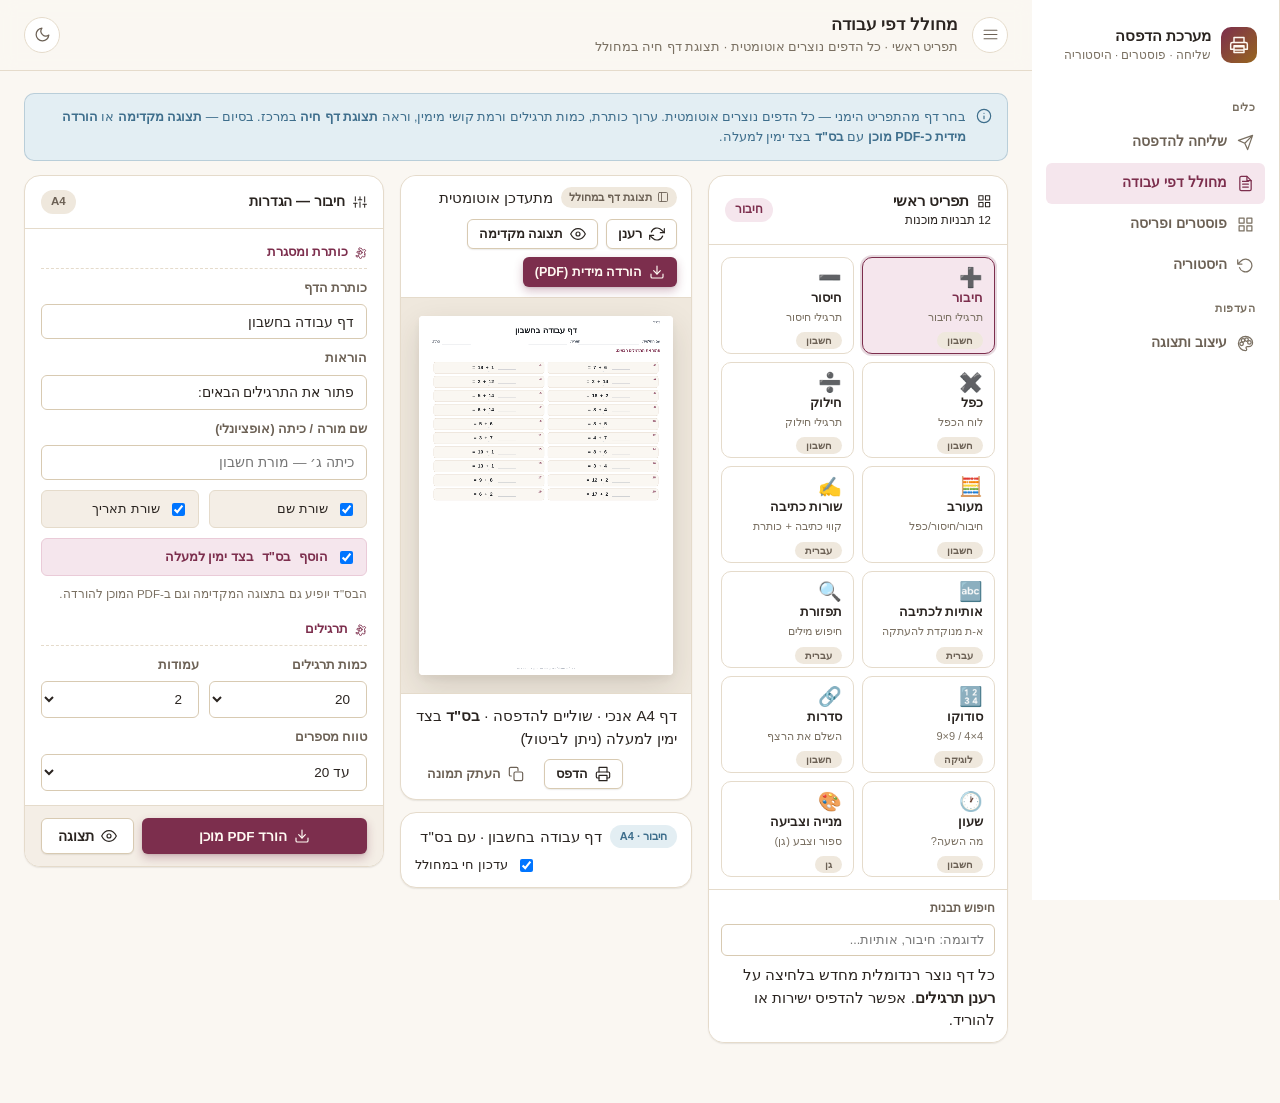
<file: app/worksheets.html>
<!DOCTYPE html>
<html lang="he" dir="rtl">
<head>
<meta charset="UTF-8">
<meta name="viewport" content="width=device-width, initial-scale=1.0">
<title>מחולל דפי עבודה</title>
<link rel="stylesheet" href="design-system.css">
<link rel="stylesheet" href="app.css">
<script src="../js/shell.js"></script>
<script src="../js/errors.js"></script>
<script src="../js/dialogs.js"></script>
<script src="../libs/jspdf.umd.min.js"></script>
<style>
  .ws-layout{ display:flex; gap:16px; align-items:start; max-width:1520px; margin:0 auto; }
  @media (max-width:1100px){ .ws-layout{ flex-direction:column; } }
  /* תפריט ראשי */
  .ws-menu{ width:300px; flex:0 0 300px; position:sticky; top:16px; max-height: calc(100vh - 32px); overflow:hidden; display:flex; flex-direction:column; }
  @media (max-width:1100px){ .ws-menu{ width:100%; flex:1; position:static; max-height:none; } }
  .ws-menu-head{ padding:14px 16px; border-bottom:1px solid var(--border); display:flex; align-items:center; gap:10px; }
  .ws-menu-head strong{ font-size:14.5px; }
  .ws-menu-head .hint{ font-size:11.5px; }
  .ws-menu-list{ overflow-y:auto; padding:12px; display:grid; grid-template-columns:1fr 1fr; gap:8px; align-content:start; }
  @media (max-width:480px){ .ws-menu-list{ grid-template-columns:1fr; } }
  .ws-tpl-card{ background:var(--surface); border:1.5px solid var(--border); border-radius:var(--radius-md); padding:10px 11px; cursor:pointer; text-align:right; transition: border-color .15s, background .15s, box-shadow .15s; display:flex; flex-direction:column; gap:4px; min-height:84px; }
  .ws-tpl-card:hover{ border-color:var(--border-strong); background:var(--surface-alt); }
  .ws-tpl-card.active{ border-color:var(--primary-solid); background:var(--primary-tint); box-shadow: 0 0 0 2px color-mix(in srgb, var(--primary-solid) 18%, transparent); }
  .ws-tpl-card .t-icon{ font-size:19px; line-height:1; }
  .ws-tpl-card .t-name{ font-size:12.5px; font-weight:800; color:var(--text); line-height:1.2; }
  .ws-tpl-card .t-desc{ font-size:11px; color:var(--text-3); line-height:1.3; }
  .ws-tpl-card.active .t-name{ color:var(--primary-solid); }
  .ws-menu-foot{ padding:10px 12px; border-top:1px solid var(--border); background:var(--surface); }
  /* אזור תצוגת דף במחולל */
  .ws-preview-col{ flex:1 1 auto; min-width:0; display:flex; flex-direction:column; gap:12px; }
  .ws-canvas-wrap{ background:var(--surface-sunken); border:1px solid var(--border); border-radius:var(--radius-lg); padding:18px; display:flex; justify-content:center; align-items:start; min-height:520px; }
  /* דף A4 מדומה */
  .ws-page-frame{ background: #fff; box-shadow: var(--shadow-lg); border-radius:4px; overflow:hidden; width:100%; max-width: 540px; aspect-ratio: 210/297; position:relative; display:flex; flex-direction:column; }
  .ws-page-frame canvas{ width:100%; height:100%; display:block; }
  .ws-preview-toolbar{ display:flex; gap:8px; align-items:center; flex-wrap:wrap; padding:10px 14px; border-top:1px solid var(--border); background:var(--surface); border-radius:0 0 var(--radius-lg) var(--radius-lg); margin:0 -18px -18px; }
  @media (max-width:640px){ .ws-preview-toolbar{ flex-direction:column; align-items:stretch; } .ws-preview-toolbar .btn{ width:100%; justify-content:center; } }
  /* בקרים */
  .ws-controls{ width:360px; flex:0 0 360px; position:sticky; top:16px; max-height: calc(100vh - 32px); overflow-y:auto; }
  @media (max-width:1100px){ .ws-controls{ width:100%; flex:1; position:static; max-height:none; } }
  .ws-ctrl-head{ padding:14px 16px; border-bottom:1px solid var(--border); display:flex; align-items:center; justify-content:space-between; }
  .ws-ctrl-head h3{ font-size:14px; display:flex; align-items:center; gap:8px; margin:0; }
  .ws-ctrl-body{ padding:14px 16px; display:flex; flex-direction:column; gap:16px; }
  .ws-section{ display:flex; flex-direction:column; gap:10px; }
  .ws-section-title{ font-size:12.5px; font-weight:800; color:var(--primary-solid); display:flex; align-items:center; gap:6px; border-bottom:1px dashed var(--border); padding-bottom:6px; }
  .ws-grid2{ display:grid; grid-template-columns:1fr 1fr; gap:10px; }
  .ws-hint{ font-size:11.5px; color:var(--text-3); line-height:1.5; }
  /* כפתורי פעולה עליונים */
  .ws-action-bar{ display:flex; gap:8px; align-items:center; flex-wrap:wrap; }
  .ws-action-bar .btn{ flex:0 0 auto; }
  /* modal תצוגה מקדימה */
  #previewModal .modal{ max-width:860px; width:100%; }
  #previewModal .modal-body{ background:var(--surface-sunken); display:flex; justify-content:center; align-items:start; padding:18px; overflow:auto; max-height:78vh; }
  #previewModal canvas{ background:#fff; box-shadow:var(--shadow-md); max-width:100%; height:auto; }
  /* הדפסה - הסתר כרום בהדפסה */
  @media print{
    body *{ visibility:hidden; }
    .ws-page-frame, .ws-page-frame *{ visibility:visible; }
    .ws-page-frame{ position:fixed; inset:0; max-width:none; margin:0; box-shadow:none; border-radius:0; }
    .app-shell{ display:block; }
    .sidebar, .topbar, .ws-menu, .ws-controls, .ws-preview-toolbar{ display:none !important; }
  }
</style>
</head>
<body>

<div class="app-shell">

  <aside class="sidebar" id="sidebar">
    <div class="brand">
      <div class="brand-mark"><svg class="icon" viewBox="0 0 24 24"><path d="M6 9V3h12v6M6 18h12v3H6zM6 14h12M4 9h16a2 2 0 0 1 2 2v6h-4v-4H6v4H2v-6a2 2 0 0 1 2-2z"/></svg></div>
      <div>
        <div class="brand-text">מערכת הדפסה</div>
        <div class="brand-sub">שליחה · פוסטרים · היסטוריה</div>
      </div>
    </div>
    <nav class="nav-group">
      <div class="nav-group-label">כלים</div>
      <a class="nav-link" href="index.html">
        <svg class="icon" viewBox="0 0 24 24"><path d="M22 2L11 13M22 2l-7 20-4-9-9-4 20-7z"/></svg>
        <span class="nav-label">שליחה להדפסה</span>
      </a>
      <a class="nav-link active" href="worksheets.html">
        <svg class="icon" viewBox="0 0 24 24"><path d="M14 2H6a2 2 0 0 0-2 2v16a2 2 0 0 0 2 2h12a2 2 0 0 0 2-2V8z"/><polyline points="14 2 14 8 20 8"/><line x1="16" y1="13" x2="8" y2="13"/><line x1="16" y1="17" x2="8" y2="17"/><line x1="8" y1="9" x2="8" y2="9"/><line x1="16" y1="9" x2="8" y2="9"/></svg>
        <span class="nav-label">מחולל דפי עבודה</span>
      </a>
      <a class="nav-link" href="../poster.html">
        <svg class="icon" viewBox="0 0 24 24"><path d="M3 3h7v7H3zM14 3h7v7h-7zM3 14h7v7H3zM14 14h7v7h-7z"/></svg>
        <span class="nav-label">פוסטרים ופריסה</span>
      </a>
      <a class="nav-link" href="history.html">
        <svg class="icon" viewBox="0 0 24 24"><path d="M1 4v6h6M3.51 15a9 9 0 1 0 2.13-9.36L1 10"/></svg>
        <span class="nav-label">היסטוריה</span>
      </a>
      <div class="nav-group-label">העדפות</div>
      <a class="nav-link" href="display-settings.html">
        <svg class="icon" viewBox="0 0 24 24"><circle cx="13.5" cy="6.5" r="2.5"/><circle cx="17.5" cy="10.5" r="2.5"/><circle cx="8.5" cy="7.5" r="2.5"/><circle cx="6.5" cy="12.5" r="2.5"/><path d="M12 2C6.5 2 2 6.5 2 12s4.5 10 10 10c.926 0 1.648-.746 1.648-1.688 0-.437-.18-.835-.437-1.125-.29-.289-.438-.652-.438-1.125a1.64 1.64 0 0 1 1.668-1.668h1.996c3.051 0 5.555-2.503 5.555-5.554C21.965 6.012 17.461 2 12 2z"/></svg>
        <span class="nav-label">עיצוב ותצוגה</span>
      </a>
    </nav>
  </aside>
  <div class="sidebar-backdrop" id="sidebarBackdrop"></div>

  <div class="main">
    <div class="topbar">
      <button type="button" class="icon-btn menu-toggle" id="menuToggle" title="תפריט">
        <svg class="icon" viewBox="0 0 24 24"><line x1="3" y1="6" x2="21" y2="6"/><line x1="3" y1="12" x2="21" y2="12"/><line x1="3" y1="18" x2="21" y2="18"/></svg>
      </button>
      <div>
        <div class="topbar-title">מחולל דפי עבודה</div>
        <div class="crumb">תפריט ראשי · כל הדפים נוצרים אוטומטית · תצוגת דף חיה במחולל</div>
      </div>
      <span style="flex:1"></span>
      <button type="button" class="icon-btn" id="themeToggle" title="מצב כהה/בהיר">
        <svg class="icon" viewBox="0 0 24 24"><path d="M21 12.79A9 9 0 1 1 11.21 3 7 7 0 0 0 21 12.79z"/></svg>
      </button>
    </div>

    <div class="content">

      <div class="callout callout-info" style="max-width:1520px; margin:0 auto 14px;">
        <svg class="icon" viewBox="0 0 24 24"><circle cx="12" cy="12" r="10"/><line x1="12" y1="16" x2="12" y2="12"/><line x1="12" y1="8" x2="12.01" y2="8"/></svg>
        <div style="font-size:12.5px; line-height:1.6;">
          בחר דף מהתפריט הימני — כל הדפים נוצרים אוטומטית. ערוך כותרת, כמות תרגילים ורמת קושי מימין, וראה <b>תצוגת דף חיה</b> במרכז. בסיום — <b>תצוגה מקדימה</b> או <b>הורדה מידית כ-PDF מוכן</b> עם <b>בס"ד</b> בצד ימין למעלה.
        </div>
      </div>

      <div class="ws-layout">

        <!-- תפריט ראשי -->
        <div class="card ws-menu" id="wsMenuCard">
          <div class="ws-menu-head">
            <div style="flex:1;">
              <strong style="display:flex; align-items:center; gap:7px;">
                <svg class="icon" viewBox="0 0 24 24"><rect x="3" y="3" width="7" height="7"/><rect x="14" y="3" width="7" height="7"/><rect x="14" y="14" width="7" height="7"/><rect x="3" y="14" width="7" height="7"/></svg>
                תפריט ראשי
              </strong>
              <div class="hint" id="tplCountHint">12 תבניות מוכנות</div>
            </div>
            <span class="badge badge-primary" id="currentTplBadge">—</span>
          </div>
          <div class="ws-menu-list" id="tplList"></div>
          <div class="ws-menu-foot">
            <div class="field" style="margin-bottom:8px;">
              <label style="font-size:11.5px;">חיפוש תבנית</label>
              <input type="text" id="tplSearch" class="input" placeholder="לדוגמה: חיבור, אותיות..." style="padding:8px 10px; font-size:12.5px;">
            </div>
            <div class="hint" style="line-height:1.5;">כל דף נוצר רנדומלית מחדש בלחיצה על <b>רענן תרגילים</b>. אפשר להדפיס ישירות או להוריד.</div>
          </div>
        </div>

        <!-- תצוגת דף במחולל -->
        <div class="ws-preview-col">
          <div class="card ws-canvas-wrap" style="flex-direction:column; align-items:stretch; padding:0; overflow:hidden;">
            <div style="display:flex; align-items:center; gap:10px; padding:10px 14px; border-bottom:1px solid var(--border); background:var(--surface); flex-wrap:wrap;">
              <div style="display:flex; align-items:center; gap:8px; flex:1;">
                <span class="badge badge-neutral" style="font-size:11px; padding:2px 8px;"><svg class="icon" viewBox="0 0 24 24" style="width:12px;height:12px;"><rect x="3" y="3" width="18" height="18" rx="2"/><line x1="9" y1="3" x2="9" y2="21"/></svg> תצוגת דף במחולל</span>
                <span class="hint" id="liveHint">מתעדכן אוטומטית</span>
              </div>
              <div class="ws-action-bar">
                <button type="button" class="btn btn-secondary btn-sm" id="btnReroll" title="הגרל תרגילים חדשים">
                  <svg class="icon" viewBox="0 0 24 24"><polyline points="23 4 23 10 17 10"/><polyline points="1 20 1 14 7 14"/><path d="M3.51 9a9 9 0 0 1 14.85-3.36L23 10M1 14l4.64 4.36A9 9 0 0 0 20.49 15"/></svg>
                  רענן
                </button>
                <button type="button" class="btn btn-secondary btn-sm" id="btnPreview">
                  <svg class="icon" viewBox="0 0 24 24"><path d="M1 12s4-8 11-8 11 8 11 8-4 8-11 8-11-8-11-8z"/><circle cx="12" cy="12" r="3"/></svg>
                  תצוגה מקדימה
                </button>
                <button type="button" class="btn btn-primary btn-sm" id="btnDownload">
                  <svg class="icon" viewBox="0 0 24 24"><path d="M21 15v4a2 2 0 0 1-2 2H5a2 2 0 0 1-2-2v-4"/><polyline points="7 10 12 15 17 10"/><line x1="12" y1="15" x2="12" y2="3"/></svg>
                  הורדה מידית (PDF)
                </button>
              </div>
            </div>
            <div style="padding:18px; background:var(--surface-sunken); display:flex; justify-content:center; flex:1; overflow:auto;">
              <div class="ws-page-frame" id="pageFrame">
                <canvas id="wsCanvas" width="794" height="1123"></canvas>
              </div>
            </div>
            <div class="ws-preview-toolbar" style="margin:0; border-radius:0; border-top:1px solid var(--border);">
              <span class="hint">דף A4 אנכי · שוליים להדפסה · <b>בס"ד</b> בצד ימין למעלה (ניתן לביטול)</span>
              <span style="flex:1"></span>
              <button type="button" class="btn btn-secondary btn-sm" onclick="window.print()">
                <svg class="icon" viewBox="0 0 24 24"><polyline points="6 9 6 2 18 2 18 9"/><path d="M6 18H4a2 2 0 0 1-2-2v-5a2 2 0 0 1 2-2h16a2 2 0 0 1 2 2v5a2 2 0 0 1-2 2h-2"/><rect x="6" y="14" width="12" height="8"/></svg>
                הדפס
              </button>
              <button type="button" class="btn btn-ghost btn-sm" id="btnCopyImage" title="העתק כתמונה">
                <svg class="icon" viewBox="0 0 24 24"><rect x="9" y="9" width="13" height="13" rx="2"/><path d="M5 15H4a2 2 0 0 1-2-2V4a2 2 0 0 1 2-2h9a2 2 0 0 1 2 2v3"/></svg>
                העתק תמונה
              </button>
            </div>
          </div>

          <div class="card card-pad" style="padding:12px 14px;">
            <div style="display:flex; gap:8px; flex-wrap:wrap; align-items:center;">
              <span class="badge badge-info" id="pageInfoBadge" style="font-size:11px;">—</span>
              <span class="hint" id="pageMetaHint"></span>
              <span style="flex:1"></span>
              <label class="checkbox-row" style="font-size:12.5px; cursor:pointer;">
                <input type="checkbox" id="autoPreviewCheck" checked>
                עדכון חי במחולל
              </label>
            </div>
          </div>
        </div>

        <!-- בקרים -->
        <div class="card ws-controls" id="ctrlCard">
          <div class="ws-ctrl-head">
            <h3>
              <svg class="icon" viewBox="0 0 24 24"><line x1="4" y1="21" x2="4" y2="14"/><line x1="4" y1="10" x2="4" y2="3"/><line x1="12" y1="21" x2="12" y2="12"/><line x1="12" y1="8" x2="12" y2="3"/><line x1="20" y1="21" x2="20" y2="16"/><line x1="20" y1="12" x2="20" y2="3"/><line x1="1" y1="14" x2="7" y2="14"/><line x1="9" y1="8" x2="15" y2="8"/><line x1="17" y1="16" x2="23" y2="16"/></svg>
              <span id="ctrlTitle">הגדרות דף</span>
            </h3>
            <span class="badge badge-neutral" id="ctrlSubBadge">A4</span>
          </div>
          <div class="ws-ctrl-body" id="ctrlBody">
            <!-- נטען דינמית -->
          </div>
          <div style="padding:12px 16px; border-top:1px solid var(--border); background:var(--surface-alt); display:flex; gap:8px;">
            <button type="button" class="btn btn-primary" style="flex:1;" id="btnDownload2">
              <svg class="icon" viewBox="0 0 24 24"><path d="M21 15v4a2 2 0 0 1-2 2H5a2 2 0 0 1-2-2v-4"/><polyline points="7 10 12 15 17 10"/><line x1="12" y1="15" x2="12" y2="3"/></svg>
              הורד PDF מוכן
            </button>
            <button type="button" class="btn btn-secondary" id="btnPreview2">
              <svg class="icon" viewBox="0 0 24 24"><path d="M1 12s4-8 11-8 11 8 11 8-4 8-11 8-11-8-11-8z"/><circle cx="12" cy="12" r="3"/></svg>
              תצוגה
            </button>
          </div>
        </div>

      </div>

    </div><!-- /.content -->
  </div><!-- /.main -->
</div><!-- /.app-shell -->

<!-- תצוגה מקדימה modal -->
<div id="previewModal" class="modal-backdrop-wrap">
  <div class="modal">
    <div class="modal-head">
      <strong>
        <svg class="icon" viewBox="0 0 24 24"><path d="M1 12s4-8 11-8 11 8 11 8-4 8-11 8-11-8-11-8z"/><circle cx="12" cy="12" r="3"/></svg>
        תצוגה מקדימה — דף מוכן להדפסה
      </strong>
      <button class="modal-close-x" onclick="closeModal('previewModal')"><svg class="icon" viewBox="0 0 24 24"><line x1="18" y1="6" x2="6" y2="18"/><line x1="6" y1="6" x2="18" y2="18"/></svg></button>
    </div>
    <div class="modal-body" id="previewBody">
      <canvas id="previewCanvas" width="794" height="1123" style="width:100%; max-width:620px;"></canvas>
    </div>
    <div class="modal-foot">
      <span class="hint">זה בדיוק מה שיירד ב-PDF — עם בס"ד למעלה מימין</span>
      <span style="flex:1"></span>
      <button class="btn btn-ghost" onclick="closeModal('previewModal')">סגור</button>
      <button class="btn btn-primary" id="btnDownloadFromPreview">
        <svg class="icon" viewBox="0 0 24 24"><path d="M21 15v4a2 2 0 0 1-2 2H5a2 2 0 0 1-2-2v-4"/><polyline points="7 10 12 15 17 10"/><line x1="12" y1="15" x2="12" y2="3"/></svg>
        הורד PDF
      </button>
    </div>
  </div>
</div>

<script src="js/worksheets.js"></script>
</body>
</html>
</file>
<file: app/design-system.css>
/* ============================================================
   DESIGN SYSTEM — "אריג" (Fabric) — gemach-app redesign
   Built blind to the existing UI: fresh palette, type, icon set.
   Canonical source: scratch/design-v2/assets/design-system.css
   ============================================================ */
.sr-only{position:absolute; width:1px; height:1px; padding:0; margin:-1px; overflow:hidden; clip:rect(0,0,0,0); white-space:nowrap; border:0}
:root{
  color-scheme: light;
  /* --- palette: warm, textile-inspired, elegant but comfortable --- */
  --bg: #FAF7F2;
  --surface: #FFFFFF;
  --surface-alt: #F4EEE6;
  --surface-sunken: #EFE8DD;
  --border: #E5DBCB;
  --border-strong: #D8CAB2;
  --text: #2A2420;
  --text-2: #6C6155;
  --text-3: #7A7062;
  --text-on-primary: #FFF9F2;

  --primary: #7C2E4D;
  --primary-hover: #641F3C;
  --primary-solid: var(--primary);
  --primary-tint: #F5E6ED;
  --primary-tint-2: #EACBD8;

  --accent: #96661F;
  --accent-solid: var(--accent);
  --accent-tint: #F5EAD4;

  --success: #3F6A4E;
  --success-solid: var(--success);
  --success-tint: #E5F0E7;
  --warning: #8F5E22;
  --warning-tint: #F6E9D6;
  --danger: #A6423A;
  --danger-solid: var(--danger);
  --danger-tint: #F7E3E0;
  --info: #3E6E8C;
  --info-tint: #E3EEF3;

  /* links inside free text (internal messages etc.) — follows the palette's info hue */
  --link: var(--info);

  /* AI product identity (pink/purple) — deliberately FIXED across palettes so
     AI features stay visually distinct; override-able in the future if ever needed */
  --ai-accent: #EC4899;
  --ai-accent-2: #A855F7;

  /* extra status hues used by list-page filters/dots (.c-purple/.c-teal) that
     have no semantic-token equivalent — fixed hue, with dark-readable variants */
  --status-purple: #7C3AED;
  --status-teal: #0D9488;

  --radius-sm: 6px;
  --radius-md: 10px;
  --radius-lg: 16px;
  --radius-full: 999px;

  /* shadow tint base (r,g,b) — warm brown by default; custom palettes derive
     it from their neutral so shadows never look "borrowed" from another hue */
  --shadow-rgb: 60,45,30;
  --shadow-sm: 0 1px 2px rgba(var(--shadow-rgb),.06), 0 1px 1px rgba(var(--shadow-rgb),.04);
  --shadow-md: 0 4px 12px rgba(var(--shadow-rgb),.08), 0 2px 4px rgba(var(--shadow-rgb),.05);
  --shadow-lg: 0 12px 32px rgba(var(--shadow-rgb),.14), 0 4px 10px rgba(var(--shadow-rgb),.06);

  --font: "Segoe UI", "Assistant", "Arial Hebrew", Arial, sans-serif;
  --sidebar-w: 248px;
  /* live sidebar width, kept in sync with the collapse states below — lets
     fixed-position UI (e.g. the AI widget) offset itself past the sidebar
     instead of sitting underneath its column */
  --sidebar-current-w: var(--sidebar-w);
}
:root[data-theme="dark"], :root:not([data-theme="light"]) {
  @media (prefers-color-scheme: dark){
    color-scheme: dark;
  }
}
@media (prefers-color-scheme: dark){
  :root:not([data-theme="light"]){
    --bg: #1B1714;
    --surface: #24201B;
    --surface-alt: #2C2620;
    --surface-sunken: #191512;
    --border: #3C342A;
    --border-strong: #4A4032;
    --text: #F1EAE0;
    --text-2: #C2B8A8;
    --text-3: #9A9081;
    --text-on-primary: #FFF9F2;

    --primary: #E293B3;
    --primary-hover: #EAAFC7;
    --primary-solid: #A8355C;
    --primary-tint: #3B2530;
    --primary-tint-2: #4A2E3B;

    --accent: #E0B26E;
    --accent-solid: #8F6529;
    --accent-tint: #3A2F1C;

    --success: #8FC0A2;
    --success-solid: #3F6B52;
    --success-tint: #223028;
    --warning: #E0B26E;
    --warning-tint: #3A2F1C;
    --danger: #E2938B;
    --danger-solid: #B84438;
    --danger-tint: #3A2320;
    --info: #8FBBD4;
    --info-tint: #1F2E36;

    --status-purple: #B79BF5;
    --status-teal: #4FC2B8;

    --shadow-rgb: 0,0,0;
    --shadow-sm: 0 1px 2px rgba(var(--shadow-rgb),.3);
    --shadow-md: 0 4px 12px rgba(var(--shadow-rgb),.35);
    --shadow-lg: 0 12px 32px rgba(var(--shadow-rgb),.45);
  }
}
:root[data-theme="dark"]{
  color-scheme: dark;
  --bg: #1B1714; --surface: #24201B; --surface-alt: #2C2620; --surface-sunken: #191512;
  --border: #3C342A; --border-strong: #4A4032;
  --text: #F1EAE0; --text-2: #C2B8A8; --text-3: #9A9081; --text-on-primary:#FFF9F2;
  --primary: #E293B3; --primary-hover: #EAAFC7; --primary-solid:#A8355C; --primary-tint: #3B2530; --primary-tint-2:#4A2E3B;
  --accent: #E0B26E; --accent-solid:#8F6529; --accent-tint: #3A2F1C;
  --success: #8FC0A2; --success-solid:#3F6B52; --success-tint: #223028;
  --warning: #E0B26E; --warning-tint: #3A2F1C;
  --danger: #E2938B; --danger-solid:#B84438; --danger-tint: #3A2320;
  --info: #8FBBD4; --info-tint: #1F2E36;
  --status-purple: #B79BF5; --status-teal: #4FC2B8;
  --shadow-rgb: 0,0,0;
  --shadow-sm: 0 1px 2px rgba(var(--shadow-rgb),.3); --shadow-md: 0 4px 12px rgba(var(--shadow-rgb),.35); --shadow-lg: 0 12px 32px rgba(var(--shadow-rgb),.45);
}

*{box-sizing:border-box}
html,body{margin:0;padding:0}
body{
  background:var(--bg); color:var(--text); font-family:var(--font);
  font-size:15px; line-height:1.55; direction:rtl; text-align:right;
  -webkit-font-smoothing:antialiased;
}
h1,h2,h3,h4{margin:0 0 4px; font-weight:700; letter-spacing:-.01em}
a{color:inherit; text-decoration:none}

/* ============================================================
   SCROLLBARS — thin, rounded, theme-aware (applies everywhere:
   page body, sidebar nav, modals/panels, scroll-lists, tables)
   ============================================================ */
*{scrollbar-width:thin; scrollbar-color:var(--border-strong) transparent}
*::-webkit-scrollbar{width:7px; height:7px}
*::-webkit-scrollbar-track{background:transparent}
*::-webkit-scrollbar-thumb{background-color:var(--border-strong); border-radius:var(--radius-full); background-clip:padding-box}
*::-webkit-scrollbar-thumb:hover{background-color:var(--text-3)}
*::-webkit-scrollbar-corner{background:transparent}
.icon{width:1em;height:1em;display:inline-block;fill:none;stroke:currentColor;stroke-width:1.75;stroke-linecap:round;stroke-linejoin:round;vertical-align:-0.15em}

/* ============================================================
   APP SHELL — sidebar (right, RTL) + topbar + content
   ============================================================ */
.app-shell{display:flex;min-height:100vh}
/* the AI floating-widget button sits fixed at the real bottom-corner of the
   screen (not offset past the sidebar), above the sidebar via z-index — this
   bottom padding keeps the sidebar's own scrolled nav content clear of that
   corner instead of running underneath the button. */
:root{--ai-fab-clearance: 140px}
.sidebar{
  width:var(--sidebar-w); flex:0 0 auto; background:var(--surface);
  border-inline-start:1px solid var(--border); padding:18px 14px calc(18px + var(--ai-fab-clearance));
  position:sticky; top:0; height:100vh; overflow-y:auto; order:0;
  transition:width .2s ease, padding .2s ease;
}
.nav-label{transition:opacity .15s ease}

/* ============================================================
   SIDEBAR COLLAPSE — 3 states cycled via the topbar's 3-bar
   (hamburger) toggle: expanded (default) → collapsed (icon
   rail) → hidden → back to expanded. Desktop widths only —
   below 900px the same button drives the mobile drawer instead.
   ============================================================ */
@media (min-width:901px){
  :root[data-sidebar="collapsed"]{--sidebar-current-w: 68px}
  :root[data-sidebar="collapsed"] .sidebar{width:68px; padding:18px 10px calc(18px + var(--ai-fab-clearance))}
  :root[data-sidebar="collapsed"] .nav-label,
  :root[data-sidebar="collapsed"] .nav-group-label,
  :root[data-sidebar="collapsed"] .brand-text,
  :root[data-sidebar="collapsed"] .brand-sub{display:none}
  :root[data-sidebar="collapsed"] .nav-link{justify-content:center; padding:11px 0}
  :root[data-sidebar="collapsed"] .nav-badge{position:absolute; margin:0; top:6px; inset-inline-end:6px; min-width:8px; width:8px; height:8px; padding:0; font-size:0}
  :root[data-sidebar="collapsed"] .nav-link{position:relative}
  :root[data-sidebar="collapsed"] .brand{justify-content:center; padding-inline:0}
  :root[data-sidebar="hidden"]{--sidebar-current-w: 0px}
  :root[data-sidebar="hidden"] .sidebar{display:none}
}
@media (prefers-reduced-motion: reduce){
  .sidebar{transition:none}
  .nav-label{transition:none}
}
.brand{display:flex; align-items:center; gap:10px; padding:6px 8px 20px}
.brand-mark{width:36px;height:36px;border-radius:var(--radius-md);background:linear-gradient(135deg,var(--primary),var(--accent));display:flex;align-items:center;justify-content:center;color:var(--text-on-primary);flex:0 0 auto}
.brand-mark .icon{width:20px;height:20px}
.brand-text{font-weight:800;font-size:15px}
.brand-sub{font-size:11.5px;color:var(--text-3)}
.nav-group{margin-bottom:6px}
.nav-group-label{font-size:11px;font-weight:700;color:var(--text-3);text-transform:uppercase;letter-spacing:.04em;padding:14px 10px 6px}
.nav-link{
  display:flex; align-items:center; gap:10px; padding:9px 10px; border-radius:var(--radius-sm);
  color:var(--text-2); font-size:13.5px; font-weight:600; cursor:pointer; text-decoration:none;
  border:1px solid transparent;
}
.nav-link .icon{width:17px;height:17px;flex:0 0 auto;color:var(--text-3)}
.nav-link:hover{background:var(--surface-alt); color:var(--text)}
.nav-link.active{background:var(--primary-tint); color:var(--primary); font-weight:700}
.nav-link.active .icon{color:var(--primary)}
.nav-badge{margin-inline-start:auto; background:var(--accent-solid); color:var(--text-on-primary); font-size:10.5px; font-weight:700; border-radius:var(--radius-full); padding:1px 6px; min-width:16px; text-align:center}

/* ---- sidebar pin affordance — hover-revealed on each .nav-link, toggles that
   item into the topbar's pinned-shortcuts row (see .topbar-pins below) ---- */
.nav-pin-btn{
  margin-inline-start:auto; flex:0 0 auto; width:22px; height:22px;
  border:none; background:transparent; color:var(--text-3); display:flex; align-items:center; justify-content:center;
  cursor:pointer; opacity:0; transition:opacity .15s ease, color .15s ease; padding:0;
}
.nav-pin-btn .icon{width:13px;height:13px}
.nav-pin-btn:hover{background:transparent; color:var(--primary-solid)}
.nav-link:hover .nav-pin-btn, .nav-pin-btn.pinned{opacity:1}
.nav-pin-btn.pinned{color:var(--primary-solid)}
.nav-pin-btn.pinned .icon{fill:currentColor}
@media (hover:none){ .nav-pin-btn{opacity:.55} }
:root[data-sidebar="collapsed"] .nav-pin-btn{display:none}

.main{flex:1 1 auto; min-width:0; order:1; display:flex; flex-direction:column}
.topbar{
  position:sticky; top:0; z-index:5; background:color-mix(in srgb, var(--bg) 88%, transparent);
  backdrop-filter:blur(8px); border-bottom:1px solid var(--border);
  display:flex; align-items:center; gap:14px; padding:12px 24px;
}
.crumb{font-size:12.5px; color:var(--text-3); display:flex; align-items:center; gap:6px}
.crumb .icon{width:13px;height:13px}
.topbar-title{font-size:17px; font-weight:800}
.topbar-search{position:relative; width:280px; margin-inline-start:auto}
.search-box{
  display:flex; align-items:center; gap:8px; background:var(--surface); border:1px solid var(--border);
  border-radius:var(--radius-full); padding:8px 14px; color:var(--text-3); font-size:13px; width:100%;
  transition:border-color .15s ease;
}
.topbar-search.open .search-box, .search-box:focus-within{border-color:var(--primary-solid)}
.search-box .icon{width:15px;height:15px; flex:0 0 auto; color:var(--text-3)}
.search-box input{flex:1; min-width:0; border:none; background:transparent; padding:0; font:inherit; color:var(--text)}
.search-box input::placeholder{color:var(--text-3)}
.search-box input:focus{outline:none}
.topbar-search-panel{
  position:absolute; top:calc(100% + 10px); inset-inline-end:0; width:340px; max-width:calc(100vw - 32px); z-index:40;
  background:var(--surface); border:1px solid var(--border); border-radius:var(--radius-lg); box-shadow:var(--shadow-lg);
  padding:14px; display:none;
}
.topbar-search.open .topbar-search-panel{display:block}
.topbar-search-panel-section + .topbar-search-panel-section{margin-top:14px; padding-top:14px; border-top:1px solid var(--border)}
.topbar-search-panel-title{display:flex; align-items:center; gap:6px; font-size:11.5px; font-weight:700; color:var(--text-3); text-transform:uppercase; letter-spacing:.03em; margin-bottom:10px}
.topbar-search-panel-title .icon{width:12px;height:12px}
.topbar-recent-item{display:flex; align-items:center; gap:10px; padding:7px 6px; border-radius:var(--radius-sm); text-decoration:none; color:var(--text); cursor:pointer}
.topbar-recent-item:hover{background:var(--surface-alt)}
.topbar-recent-item .kpi-icon{width:30px; height:30px}
.topbar-recent-item strong{display:block; font-size:12.5px; font-weight:700}
.topbar-recent-item span{font-size:11px; color:var(--text-3)}
.icon-btn{
  width:36px;height:36px;border-radius:var(--radius-full); border:1px solid var(--border); background:var(--surface);
  display:flex; align-items:center; justify-content:center; color:var(--text-2); position:relative; cursor:pointer; flex:0 0 auto;
}
.icon-btn .icon{width:17px;height:17px}
.icon-btn .dot{position:absolute; top:6px; inset-inline-end:6px; width:7px; height:7px; border-radius:50%; background:var(--accent-solid); border:1.5px solid var(--surface)}

/* אזור אייקונים מאוחד בקצה ה-topbar (רענון → פרופיל): מסגרת אחת משותפת
   על רקע surface, וכל כפתור בתוכה שקוף לגמרי — hover עדין בלבד */
.topbar-icon-cluster{
  display:flex; align-items:center; gap:2px; flex:0 0 auto;
  background:var(--surface); border:1px solid var(--border);
  border-radius:var(--radius-full); padding:3px 6px;
}
.topbar-icon-cluster .icon-btn{background:transparent; border:none}
.topbar-icon-cluster .icon-btn:hover{background:var(--surface-alt)}
.topbar-icon-cluster .user-chip{padding-inline-start:4px}

/* ---- topbar pinned-shortcuts row — mirrors the sidebar's .nav-pin-btn: each
   pinned item is a normal .icon-btn (a <Link>) with a hover-revealed remove
   badge, same corner-badge language as .icon-btn .dot above ---- */
/* padding+negative-margin here is NOT decorative — .topbar-pin-remove overhangs its icon
   by 4px (top:-4px; inset-inline-end:-4px), and since this row clips/scrolls flush
   against the icons' own edges, that alone was enough overflow to trigger a permanent
   stray scrollbar even with a single pinned icon. The padding absorbs the overhang
   before it counts as scrollable content; the matching negative margin cancels the
   resulting visual shift so the row still sits exactly where it did before. */
.topbar-pins{display:flex; align-items:center; gap:6px; flex:0 0 auto; max-width:260px; overflow-x:auto; overflow-y:hidden; padding:4px; margin:-4px}
.topbar-pin-icon.active{background:var(--primary-tint); border-color:var(--primary-tint-2); color:var(--primary-solid)}
.topbar-pin-remove{
  position:absolute; top:-4px; inset-inline-end:-4px; width:16px; height:16px; border-radius:50%;
  border:1.5px solid var(--surface); background:var(--danger-solid); color:var(--text-on-primary); display:flex; align-items:center; justify-content:center;
  cursor:pointer; opacity:0; transition:opacity .15s ease; padding:0; flex:0 0 auto;
}
.topbar-pin-remove .icon{width:9px;height:9px; stroke-width:3}
.topbar-pin-icon:hover .topbar-pin-remove{opacity:1}
@media (hover:none){ .topbar-pin-remove{opacity:1} }
.user-chip{display:flex; align-items:center; gap:9px; cursor:pointer; position:relative}
.user-menu{position:relative}
.user-menu-dropdown{
  position:absolute; top:calc(100% + 10px); inset-inline-end:0; min-width:220px; z-index:40;
  background:var(--surface); border:1px solid var(--border); border-radius:var(--radius-lg); box-shadow:var(--shadow-lg);
  padding:6px; display:none;
}
.user-menu.open .user-menu-dropdown{display:block}
.user-menu-head{display:flex; align-items:center; gap:10px; padding:10px 10px 12px; border-bottom:1px solid var(--border); margin-bottom:6px}
.user-menu-head strong{font-size:13.5px; display:block}
.user-menu-head span{font-size:11.5px; color:var(--text-3)}
.user-menu-item{display:flex; align-items:center; gap:10px; width:100%; padding:9px 10px; border-radius:var(--radius-sm); font-size:13px; font-family:var(--font); color:var(--text); cursor:pointer; text-decoration:none; background:none; border:none; margin:0; text-align:start}
.user-menu-item:hover{background:var(--surface-alt)}
.user-menu-item.danger{color:var(--danger)}
.user-menu-divider{height:1px; background:var(--border); margin:6px 2px}
.content{padding:22px 24px 60px; flex:1}

/* ============================================================
   PAGE / SECTION helpers
   (split multi-page architecture: each page is its own file, so no
   .page/.active show-hide switching is needed here anymore)
   ============================================================ */
.page-head{display:flex; align-items:flex-start; justify-content:space-between; gap:16px; margin-bottom:20px; flex-wrap:wrap}
.page-head h1{font-size:22px}
.page-desc{color:var(--text-2); font-size:13.5px; margin-top:2px}
.page-actions{display:flex; gap:8px; flex-wrap:wrap}
.toolbar{display:flex; align-items:center; gap:10px; flex-wrap:wrap; margin-bottom:16px}
.toolbar .spacer{flex:1}

/* ============================================================
   BUTTONS
   ============================================================ */
.btn{
  display:inline-flex; align-items:center; justify-content:center; gap:7px; font-family:var(--font); font-size:13.5px; font-weight:700;
  padding:9px 16px; border-radius:var(--radius-sm); border:1px solid transparent; cursor:pointer; white-space:nowrap;
  transition:background .15s ease,border-color .15s ease,box-shadow .15s ease,filter .15s ease,transform .08s ease;
}
.btn .icon{width:16px;height:16px; flex:0 0 auto}
.btn:active{transform:scale(.97)}
.btn-primary{background:var(--primary-solid); color:var(--text-on-primary); box-shadow:0 1px 2px rgba(20,10,15,.08), 0 4px 10px color-mix(in srgb, var(--primary-solid) 30%, transparent)}
.btn-primary:hover{filter:brightness(1.08); box-shadow:0 2px 4px rgba(20,10,15,.1), 0 6px 16px color-mix(in srgb, var(--primary-solid) 38%, transparent)}
.btn-secondary{background:var(--surface); color:var(--text); border-color:var(--border-strong); box-shadow:var(--shadow-sm)}
.btn-secondary:hover{background:var(--surface-alt); border-color:var(--primary-solid); color:var(--primary-solid)}
.btn-ghost{background:transparent; color:var(--text-2)}
.btn-ghost:hover{background:var(--surface-alt); color:var(--text)}
.btn-danger{background:var(--danger-solid); color:var(--text-on-primary); box-shadow:0 1px 2px rgba(20,10,15,.08), 0 4px 10px color-mix(in srgb, var(--danger-solid) 30%, transparent)}
.btn-danger:hover{filter:brightness(.94)}
.btn-danger-ghost{background:var(--danger-tint); color:var(--danger)}
.btn-danger-ghost:hover{background:color-mix(in srgb, var(--danger-tint) 60%, var(--danger) 12%)}
.btn-sm{padding:6px 11px; font-size:12.5px}
.btn-lg{padding:13px 22px; font-size:15px; border-radius:var(--radius-md)}
.btn:disabled{opacity:.45; cursor:not-allowed; box-shadow:none; transform:none; filter:none}
.btn-icon-only{width:36px; height:36px; padding:0; flex:0 0 auto}
.btn-icon-only.btn-sm{width:30px; height:30px}
.btn-icon-only.btn-lg{width:46px; height:46px}
/* icon-only utility buttons stay borderless regardless of .btn-secondary/.btn-ghost —
   a framed box around a single icon reads as heavier chrome than a row of icon
   buttons needs; text buttons keep their normal bordered/filled styles. */
.btn-icon-only.btn-secondary{background:transparent; border-color:transparent; box-shadow:none; color:var(--text-2)}
.btn-icon-only.btn-secondary:hover{background:var(--surface-alt); border-color:transparent; color:var(--text)}

/* SEARCH TOOLBAR — a search input with trailing action buttons (AI search, stats, etc.)
   sharing one visual frame, instead of a bare input with separate floating icon buttons beside it. */
.search-toolbar{
  display:flex; align-items:center; gap:2px; flex:1; max-width:480px;
  background:var(--surface); border:1px solid var(--border-strong); border-radius:var(--radius-sm);
  padding-inline-start:12px; padding-inline-end:4px; transition:border-color .15s ease;
}
.search-toolbar:focus-within{border-color:var(--primary-solid)}
.search-toolbar > .icon{width:15px; height:15px; color:var(--text-3); flex:0 0 auto}
.search-toolbar input{flex:1; min-width:0; border:none; background:transparent; padding:9px 8px; font:inherit; color:var(--text)}
.search-toolbar input:focus{outline:none}
.search-toolbar .search-toolbar-actions{display:flex; align-items:center; gap:2px; flex:0 0 auto}
:is(.btn,.nav-link,.tab,.pill-tab,.pager button,.icon-btn,.list-card,.swatch-btn,.font-opt,.mode-btn,.density-btn,.settings-cat,.upload-zone):focus-visible{outline:2px solid var(--primary-solid); outline-offset:2px}

/* ============================================================
   FORM CONTROLS
   ============================================================ */
.field{display:flex; flex-direction:column; gap:6px; margin-bottom:14px}
.field label{font-size:12.5px; font-weight:700; color:var(--text-2)}
.field .hint{font-size:11.5px; color:var(--text-3)}
.field .error-text{font-size:11.5px; color:var(--danger); display:flex; align-items:center; gap:4px}
.input, .select, .textarea{
  font-family:var(--font); font-size:13.5px; color:var(--text); background:var(--surface);
  border:1px solid var(--border-strong); border-radius:var(--radius-sm); padding:9px 12px; width:100%;
}
.input:focus, .select:focus, .textarea:focus{outline:2px solid var(--primary-tint-2); border-color:var(--primary-solid)}
.textarea{resize:vertical; min-height:80px}
.input-icon-wrap{position:relative}
.input-icon-wrap .icon{position:absolute; inset-inline-start:12px; top:50%; transform:translateY(-50%); width:15px;height:15px; color:var(--text-3)}
.input-icon-wrap .input{padding-inline-start:36px}
.form-grid{display:grid; grid-template-columns:repeat(2,1fr); gap:0 16px}
.form-grid.cols-3{grid-template-columns:repeat(3,1fr)}
.checkbox-row{display:flex; align-items:center; gap:8px; font-size:13px; color:var(--text)}
.switch{width:38px;height:22px;border-radius:var(--radius-full);background:var(--text-3);position:relative;flex:0 0 auto;cursor:pointer; transition:background .15s ease}
.switch::after{content:"";position:absolute;top:2px;inset-inline-start:2px;width:18px;height:18px;border-radius:50%;background:#fff;box-shadow:var(--shadow-sm); transition:inset-inline-start .15s ease}
.switch.on{background:var(--primary-solid)}
.switch.on::after{inset-inline-start:18px}

/* ---- password field: lead lock icon + show/hide toggle ---- */
.password-field{position:relative}
.password-field .input{padding-inline-start:36px; padding-inline-end:38px}
.password-field .lead-icon{position:absolute; inset-inline-start:12px; top:50%; transform:translateY(-50%); width:15px;height:15px; color:var(--text-3); pointer-events:none}
.password-field .toggle-visibility{position:absolute; inset-inline-end:6px; top:50%; transform:translateY(-50%); width:26px;height:26px; border-radius:var(--radius-sm); border:none; background:transparent; color:var(--text-3); display:flex; align-items:center; justify-content:center; cursor:pointer}
.password-field .toggle-visibility:hover{background:var(--surface-alt); color:var(--text-2)}
.password-field .toggle-visibility .icon{width:16px;height:16px}

/* ---- date-trigger field: lead calendar icon + trailing native-date toggle button ---- */
.date-trigger{position:relative}
.date-trigger .input{padding-inline-start:36px; padding-inline-end:40px; width:100%}
.date-trigger .lead-icon{position:absolute; inset-inline-start:12px; top:50%; transform:translateY(-50%); width:15px;height:15px; color:var(--text-3); pointer-events:none}
.date-trigger .native-toggle{position:absolute; inset-inline-end:4px; top:50%; transform:translateY(-50%); width:30px;height:30px; border-radius:var(--radius-sm); display:flex; align-items:center; justify-content:center; color:var(--text-3); cursor:pointer; overflow:hidden}
.date-trigger .native-toggle:hover{background:var(--surface-alt); color:var(--text-2)}
.date-trigger .native-toggle .icon{width:15px;height:15px; pointer-events:none}
.date-trigger .native-toggle input[type="date"]{position:absolute; inset:0; opacity:0; cursor:pointer; border:none; padding:0}

/* ---- PIN entry (manager/employee authorization) ---- */
.pin-input{display:flex; gap:8px; direction:ltr}
.pin-digit{width:42px;height:48px;border:1.5px solid var(--border-strong); border-radius:var(--radius-sm); background:var(--surface); font-size:20px; font-weight:700; text-align:center; color:var(--text); font-family:var(--font)}
.pin-digit:focus{outline:2px solid var(--primary-tint-2); border-color:var(--primary-solid)}
.pin-digit.filled{border-color:var(--primary-solid); background:var(--primary-tint)}

/* ---- range slider (e.g. 0–100 zoom/level controls) ---- */
.slider-field{display:flex; flex-direction:column; gap:8px}
.slider-head{display:flex; justify-content:space-between; align-items:baseline; font-size:12.5px; color:var(--text-2)}
.slider-head .slider-value{font-weight:800; font-size:14px; color:var(--primary-solid); font-variant-numeric:tabular-nums}
.slider{
  -webkit-appearance:none; appearance:none; width:100%; height:6px; border-radius:var(--radius-full);
  background:linear-gradient(to left, var(--primary-solid) 0%, var(--primary-solid) var(--slider-val, 50%), var(--surface-sunken) var(--slider-val, 50%), var(--surface-sunken) 100%);
  cursor:pointer; outline:none; margin:6px 0;
}
.slider::-webkit-slider-thumb{
  -webkit-appearance:none; appearance:none; width:20px; height:20px; border-radius:50%;
  background:var(--surface); border:3px solid var(--primary-solid); box-shadow:var(--shadow-md); cursor:pointer;
  transition:transform .1s ease;
}
.slider::-webkit-slider-thumb:hover{transform:scale(1.12)}
.slider::-moz-range-thumb{
  width:20px; height:20px; border-radius:50%; background:var(--surface); border:3px solid var(--primary-solid);
  box-shadow:var(--shadow-md); cursor:pointer;
}
.slider::-moz-range-track{height:6px; border-radius:var(--radius-full); background:var(--surface-sunken)}
.slider::-moz-range-progress{height:6px; border-radius:var(--radius-full); background:var(--primary-solid)}
.slider:focus-visible{outline:none}
.slider:focus-visible::-webkit-slider-thumb{outline:2px solid var(--primary-solid); outline-offset:2px}
.slider:focus-visible::-moz-range-thumb{outline:2px solid var(--primary-solid); outline-offset:2px}
.slider-ticks{display:flex; justify-content:space-between; font-size:10.5px; color:var(--text-3)}

/* ---- file upload: drop zone + selected-file chip ---- */
.upload-zone{border:1.5px dashed var(--border-strong); border-radius:var(--radius-md); background:var(--surface-alt); padding:26px; display:flex; flex-direction:column; align-items:center; text-align:center; gap:6px; cursor:pointer; transition:border-color .15s ease,background .15s ease}
.upload-zone:hover{border-color:var(--primary-solid); background:var(--primary-tint)}
.upload-zone .icon{width:26px;height:26px; color:var(--text-3)}
.upload-zone strong{font-size:13.5px}
.upload-zone .hint{font-size:11.5px; color:var(--text-3)}
.file-chip{display:inline-flex; align-items:center; gap:10px; background:var(--surface); border:1px solid var(--border); border-radius:var(--radius-md); padding:8px 8px 8px 10px; box-shadow:var(--shadow-sm)}
.file-chip .file-icon{width:32px;height:32px;border-radius:var(--radius-sm);background:var(--info-tint);color:var(--info);display:flex;align-items:center;justify-content:center;flex:0 0 auto}
.file-chip .file-icon .icon{width:16px;height:16px}
.file-chip .file-meta{display:flex;flex-direction:column;line-height:1.35}
.file-chip .file-name{font-size:12.5px;font-weight:700}
.file-chip .file-size{font-size:11px;color:var(--text-3)}
.file-chip .remove-file{width:26px;height:26px;border-radius:50%;border:none;background:transparent;color:var(--text-3);display:flex;align-items:center;justify-content:center;cursor:pointer;flex:0 0 auto}
.file-chip .remove-file:hover{background:var(--danger-tint);color:var(--danger)}
.file-chip .remove-file .icon{width:14px;height:14px}

/* ---- Hebrew date picker popover (token-driven — follows active palette) ---- */
.datepicker{width:280px; background:var(--surface); border:1px solid var(--border); border-radius:var(--radius-lg); box-shadow:var(--shadow-lg); padding:14px}
.datepicker-head{display:flex; align-items:center; justify-content:space-between; margin-bottom:10px}
.datepicker-head strong{font-size:13.5px}
.datepicker-nav{display:flex; gap:2px}
.datepicker-weekdays{display:grid; grid-template-columns:repeat(7,minmax(0,1fr)); text-align:center; font-size:10.5px; font-weight:700; color:var(--text-3); margin-bottom:4px}
.datepicker-grid{display:grid; grid-template-columns:repeat(7,minmax(0,1fr)); gap:2px}
.datepicker-day{aspect-ratio:1; display:flex; flex-direction:column; align-items:center; justify-content:center; border-radius:var(--radius-sm); font-size:12.5px; cursor:pointer; color:var(--text); gap:0; border:1.5px solid transparent; min-width:0; overflow:hidden}
.datepicker-day .g-num{font-size:8.5px; color:var(--text-3); max-width:100%; overflow:hidden; text-overflow:ellipsis; white-space:nowrap; padding-inline:1px}
.datepicker-day:hover{background:var(--surface-alt)}
.datepicker-day.muted{color:var(--text-3); opacity:.4}
.datepicker-day.today{border-color:var(--primary-solid)}
.datepicker-day.selected{background:var(--primary-solid); color:var(--text-on-primary)}
.datepicker-day.selected .g-num{color:rgba(255,255,255,.75)}
.datepicker-day.in-range{background:var(--primary-tint); color:var(--primary-solid); font-weight:700}
.datepicker-foot{display:flex; justify-content:space-between; align-items:center; margin-top:10px; padding-top:10px; border-top:1px solid var(--border); font-size:12px}
.datepicker-foot button{background:none;border:none;color:var(--primary-solid);font-weight:700;font-size:12px;cursor:pointer;font-family:var(--font)}

/* ---- date-range trigger: pill bar with two date segments + trailing calendar icon
   (popover itself reuses .modal + two .datepicker-* panels, see HebrewDateRangePicker) ---- */
.date-range-trigger{display:flex; align-items:center; gap:6px; height:41px; width:100%; padding-inline-start:14px; padding-inline-end:4px; border:1px solid var(--border-strong); border-radius:var(--radius-full); background:var(--surface); cursor:pointer; transition:border-color .15s ease, box-shadow .15s ease}
.date-range-trigger.open{border-color:var(--primary-solid); box-shadow:0 0 0 2px var(--primary-tint-2)}
.date-range-trigger .seg{display:flex; align-items:center; gap:6px; flex:1; min-width:0; overflow:hidden}
.date-range-trigger .seg-end{padding-inline-start:10px; border-inline-start:1px solid var(--border)}
.date-range-trigger .seg-label{font-size:11px; font-weight:700; color:var(--text-3); white-space:nowrap; flex:0 0 auto}
.date-range-trigger .seg-value{font-size:12.5px; color:var(--text); overflow:hidden; text-overflow:ellipsis; white-space:nowrap}
.date-range-trigger .seg-value.placeholder{color:var(--text-3)}
.date-range-trigger .seg-arrow{display:flex; align-items:center; color:var(--text-3); flex:0 0 auto}
.date-range-trigger .seg-arrow .icon{width:12px;height:12px}
.date-range-trigger .trigger-icon{width:33px;height:33px;border-radius:50%; display:flex; align-items:center; justify-content:center; color:var(--text-3); background:var(--surface-alt); flex:0 0 auto}
.date-range-trigger .trigger-icon .icon{width:16px;height:16px}
/* וריאנט "שטוח" לסרגלי סינון: אותו עיצוב ואותו גובה כמו .search-toolbar שלצידו —
   רדיוס זהה במקום גלולה, וגובה שנמתח לגובה השורה (השתמש עם .toolbar align-items:stretch) */
.range-flat .date-range-trigger{height:100%; min-height:41px; border-radius:var(--radius-sm)}

/* ============================================================
   BADGES / STATUS PILLS
   ============================================================ */
.badge{display:inline-flex; align-items:center; gap:5px; font-size:11.5px; font-weight:700; padding:3px 10px; border-radius:var(--radius-full)}
.badge .icon{width:11px;height:11px}
.badge-neutral{background:var(--surface-sunken); color:var(--text-2)}
.badge-primary{background:var(--primary-tint); color:var(--primary)}
.badge-success{background:var(--success-tint); color:var(--success)}
.badge-warning{background:var(--warning-tint); color:var(--warning)}
.badge-danger{background:var(--danger-tint); color:var(--danger)}
.badge-info{background:var(--info-tint); color:var(--info)}
.dot-badge{display:inline-flex;align-items:center;gap:6px;font-size:12.5px;color:var(--text-2)}
.dot-badge::before{content:"";width:7px;height:7px;border-radius:50%;background:currentColor}

/* ============================================================
   CARDS / KPI / PANEL
   ============================================================ */
.card{background:var(--surface); border:1px solid var(--border); border-radius:var(--radius-lg); box-shadow:var(--shadow-sm)}
.card-pad{padding:18px}
.card-head{display:flex; align-items:center; justify-content:space-between; padding:16px 18px; border-bottom:1px solid var(--border)}
.card-head h3{font-size:14.5px}
.card-title-row{display:flex;align-items:center;gap:8px}
.card-title-row .icon{width:16px;height:16px;color:var(--text-3)}
.kpi-grid{display:grid; grid-template-columns:repeat(4,1fr); gap:14px; margin-bottom:20px}
.kpi-card{background:var(--surface); border:1px solid var(--border); border-radius:var(--radius-lg); padding:16px 18px; box-shadow:var(--shadow-sm)}
.kpi-top{display:flex; align-items:center; justify-content:space-between}
.kpi-icon{width:34px;height:34px;border-radius:var(--radius-md); display:flex; align-items:center; justify-content:center}
.kpi-icon .icon{width:17px;height:17px}
.kpi-label{font-size:12px; color:var(--text-2); font-weight:600; margin-top:10px}
.kpi-value{font-size:24px; font-weight:800; margin-top:2px; font-variant-numeric:tabular-nums}
.kpi-trend{font-size:11.5px; font-weight:700; display:flex; align-items:center; gap:3px; margin-top:4px}
.trend-up{color:var(--success)}
.trend-down{color:var(--danger)}
.list-card{display:flex; align-items:center; gap:12px; padding:12px 14px; border-radius:var(--radius-md); border:1px solid var(--border); background:var(--surface); margin-bottom:8px; transition:border-color .15s ease,box-shadow .15s ease}
.list-card:hover{border-color:var(--border-strong); box-shadow:var(--shadow-sm)}

/* ============================================================
   TABLE
   ============================================================ */
/* .table-wrap must stay overflow:visible so .table-foot's position:sticky;
   bottom:0 resolves against the real page/viewport instead of getting
   trapped as its own scroll container (a sticky element is always confined
   to its nearest ancestor scroll container, even one with no actual
   overflowing content — and that's true even when the "container" is the
   table-wrap's own former overflow-x:auto, which had no vertical overflow
   of its own). Horizontal scrolling for wide tables now lives on the inner
   .table-scroll wrapper instead (overflow doesn't apply to a bare <table>
   element itself — confirmed live: an overflow-x:auto declared directly on
   table.data computes back to visible and never takes effect). */
.table-wrap{background:var(--surface); border:1px solid var(--border); border-radius:var(--radius-lg); box-shadow:var(--shadow-sm)}
/* an optional search/filter strip integrated into the table's own frame (as the first
   child of .table-wrap, before .table-scroll) instead of floating above it as a bare
   .toolbar row — used on history-style pages where a search bar sitting loose above
   the card looked disconnected. No background of its own (stays flush with .table-wrap's
   surface so the shared rounded top corners never get a mismatched-fill seam), just a
   border-bottom to separate it from the table below. */
.table-head-toolbar{display:flex; align-items:center; gap:12px; flex-wrap:wrap; padding:14px 16px; border-bottom:1px solid var(--border)}
.table-scroll{overflow-x:auto}
table.data{width:100%; border-collapse:collapse; font-size:13px}
/* replaces the corner-clipping .table-wrap used to give for free via its own
   overflow — rounds just the header's outer corners to match --radius-lg */
table.data thead th:first-child{border-start-start-radius:var(--radius-lg)}
table.data thead th:last-child{border-start-end-radius:var(--radius-lg)}
table.data thead th{
  text-align:start; font-size:11.5px; font-weight:700; color:var(--text-3); text-transform:uppercase; letter-spacing:.03em;
  padding:12px 16px; background:var(--surface-alt); border-bottom:1px solid var(--border); white-space:nowrap;
}
table.data thead th.sortable{cursor:pointer; user-select:none}
table.data thead th .icon{width:11px;height:11px; margin-inline-start:3px; vertical-align:-1px; stroke-width:1.5; opacity:.4; transition:opacity .15s ease}
table.data thead th.sortable:hover .icon, table.data thead th.sort-active .icon{opacity:1; color:var(--primary-solid)}
table.data tbody td{padding:12px 16px; border-bottom:1px solid var(--border); color:var(--text); vertical-align:middle; font-variant-numeric:tabular-nums}
table.data tbody tr:last-child td{border-bottom:none}
table.data tbody tr:hover{background:var(--surface-alt)}
table.data tbody tr.row-flag{background:var(--danger-tint)}
.cell-primary{font-weight:700}
.cell-muted{color:var(--text-3)}
.row-actions{display:flex; gap:6px; justify-content:flex-start}
.table-foot{
  display:flex; align-items:center; justify-content:space-between; padding:12px 16px; border-top:1px solid var(--border);
  background:var(--surface-alt); font-size:12.5px; color:var(--text-2);
  position:sticky; bottom:0; z-index:2; border-radius:0 0 var(--radius-lg) var(--radius-lg);
  box-shadow:0 -4px 8px -4px rgba(20,10,15,.08);
  transition:border-radius .15s ease;
}
/* בזמן שהשורה תקועה בתחתית החלון (StickyTableHeaders מדליק .is-stuck) הפינות המעוגלות
   חושפות את תאי הטבלה שמאחוריהן דרך מפרצי הפינות השקופים — לכן הן מתיישרות זמנית;
   כשמגיעים לסוף הטבלה המחלקה יורדת והפינות המעוגלות של המסגרת חוזרות. */
.table-foot.is-stuck{border-radius:0}
/* a pagination bar placed ABOVE the table (rare — most tables only have one, at the bottom)
   must not sticky-to-viewport-bottom or use bottom-rounded corners like the normal .table-foot */
.table-foot-top{position:static; border-top:none; border-bottom:1px solid var(--border); border-radius:var(--radius-lg) var(--radius-lg) 0 0; box-shadow:none}
.pager{display:flex; align-items:center; gap:4px}
.pager button{width:28px;height:28px;border-radius:var(--radius-sm);border:1px solid var(--border);background:var(--surface);display:flex;align-items:center;justify-content:center;color:var(--text-2);cursor:pointer}
.pager button.active{background:var(--primary-solid); color:var(--text-on-primary); border-color:var(--primary-solid)}
.pager .icon{width:14px;height:14px}

/* ============================================================
   TABS / EMPTY STATE / AVATAR / MODAL / TOAST / STEPPER
   ============================================================ */
.tabs{display:flex; gap:4px; border-bottom:1px solid var(--border); margin-bottom:18px}
.tab{padding:10px 4px; margin-inline-end:22px; font-size:13.5px; font-weight:700; color:var(--text-3); border-bottom:2px solid transparent; cursor:pointer; display:flex; align-items:center; gap:6px}
.tab .icon{width:15px;height:15px}
.tab.active{color:var(--primary-solid); border-color:var(--primary-solid)}
.tab-panel{display:none}
.tab-panel.active{display:block}
.settings-cat{display:flex; align-items:center; gap:10px; padding:10px 12px; border-radius:var(--radius-md); cursor:pointer; font-size:13px; color:var(--text-2); border:1px solid transparent}
.settings-cat .icon{width:16px;height:16px; color:var(--text-3); flex:0 0 auto}
.settings-cat:hover{background:var(--surface-alt)}
.settings-cat.active{background:var(--primary-tint); color:var(--primary-solid); font-weight:700; border-color:var(--primary-tint-2)}
.settings-cat.active .icon{color:var(--primary-solid)}
.pill-tabs{display:flex; gap:6px; flex-wrap:wrap}
.pill-tab{padding:7px 14px; border-radius:var(--radius-full); font-size:12.5px; font-weight:700; border:1px solid var(--border); background:var(--surface); color:var(--text-2); cursor:pointer}
.pill-tab.active{background:var(--primary-solid); border-color:var(--primary-solid); color:var(--text-on-primary)}

/* ============================================================
   LOADING STATES — spinner + skeleton placeholders
   ============================================================ */
@keyframes spin{to{transform:rotate(360deg)}}
.spinner{width:20px;height:20px;border-radius:50%;border:2.5px solid var(--border);border-top-color:var(--primary-solid);animation:spin .7s linear infinite; flex:0 0 auto}
.spinner.lg{width:34px;height:34px;border-width:3px}
@media (prefers-reduced-motion: reduce){ .spinner{animation-duration:1.6s} }

.loading-inline{display:flex; align-items:center; gap:10px; color:var(--text-2); font-size:13px; padding:26px; justify-content:center}

@keyframes shimmer{0%{background-position:-200px 0}100%{background-position:calc(200px + 100%) 0}}
.skeleton{border-radius:var(--radius-sm); background:linear-gradient(90deg, var(--surface-alt) 25%, var(--surface-sunken) 37%, var(--surface-alt) 63%); background-size:400px 100%; animation:shimmer 1.4s ease infinite}
@media (prefers-reduced-motion: reduce){ .skeleton{animation:none; background:var(--surface-sunken)} }
.skeleton-text{height:12px; margin-bottom:8px}
.skeleton-text.w-30{width:30%}
.skeleton-text.w-40{width:40%}
.skeleton-text.w-60{width:60%}
.skeleton-text.w-80{width:80%}
.skeleton-row{display:flex; gap:16px; align-items:center; padding:14px 16px; border-bottom:1px solid var(--border)}
.skeleton-row:last-child{border-bottom:none}
.skeleton-avatar{width:34px; height:34px; border-radius:50%; flex:0 0 auto}
.skeleton-thumb{width:40px; height:40px; border-radius:var(--radius-sm); flex:0 0 auto}

.page-loading{display:flex; flex-direction:column; align-items:center; justify-content:center; gap:14px; padding:70px 24px; color:var(--text-2); font-size:13.5px}

.empty-state{display:flex; flex-direction:column; align-items:center; justify-content:center; text-align:center; padding:52px 24px; color:var(--text-3)}
.empty-state .icon{width:40px;height:40px; margin-bottom:12px; color:var(--text-3)}
.empty-state h4{color:var(--text-2); font-size:14.5px}
.empty-state p{font-size:12.5px; max-width:320px}

.avatar{width:34px;height:34px;border-radius:50%;background:var(--primary-tint);color:var(--primary);display:flex;align-items:center;justify-content:center;font-weight:800;font-size:12.5px;flex:0 0 auto;position:relative}
.status-dot{position:absolute; bottom:-1px; inset-inline-end:-1px; width:10px; height:10px; border-radius:50%; border:2px solid var(--surface)}
.status-dot.online{background:var(--success)}
.status-dot.offline{background:var(--danger)}
.avatar.lg{width:56px;height:56px;font-size:18px}

.callout{display:flex; gap:10px; padding:13px 15px; border-radius:var(--radius-md); font-size:12.5px; border:1px solid transparent}
.callout .icon{width:16px;height:16px; flex:0 0 auto; margin-top:1px}
.callout-info{background:var(--info-tint); color:var(--info); border-color:color-mix(in srgb, var(--info) 25%, transparent)}
.callout-warning{background:var(--warning-tint); color:var(--warning); border-color:color-mix(in srgb, var(--warning) 25%, transparent)}
.callout-danger{background:var(--danger-tint); color:var(--danger); border-color:color-mix(in srgb, var(--danger) 25%, transparent)}
.callout-success{background:var(--success-tint); color:var(--success); border-color:color-mix(in srgb, var(--success) 25%, transparent)}

.modal-backdrop{background:rgba(20,14,10,.5); border-radius:var(--radius-lg); padding:34px}
.modal{background:var(--surface); border-radius:var(--radius-lg); box-shadow:var(--shadow-lg); max-width:520px; margin:0 auto; overflow:hidden; border:1px solid var(--border)}
.modal-head{display:flex; align-items:center; justify-content:space-between; padding:18px 22px; border-bottom:1px solid var(--border)}
.modal-head strong{display:flex; align-items:center; gap:8px; font-size:15px}
.modal-head strong .icon{width:17px;height:17px; color:var(--primary-solid)}
.modal-body{padding:22px}
.modal-body .field:last-child{margin-bottom:0}
.modal-foot{display:flex; justify-content:flex-end; gap:8px; padding:14px 22px; border-top:1px solid var(--border); background:var(--surface-alt)}

/* ---- חלונית הלוח הכפול (HebrewDateRangePicker): מודל בגובה קבוע — הגוף נגלל, הכותרת והכפתורים תמיד גלויים.
   חייב לשבת אחרי חוקי ה-.modal ובספציפיות כפולה, אחרת max-width:520px של .modal דורס ---- */
.modal.range-cal-modal{width:auto; max-width:min(100%,680px); max-height:92vh; margin:0; display:flex; flex-direction:column; min-width:0}
.modal.range-cal-modal .modal-body{overflow-y:auto; overscroll-behavior:contain}
.modal.range-cal-modal .modal-foot{flex-wrap:wrap}
.range-cal-summary{margin:4px 0 0 0; font-size:12.5px; color:var(--text-3)}
.range-cal-summary strong{color:var(--primary-solid)}
.range-cal-count{font-weight:700}
.range-cal-presets{margin-bottom:12px; align-items:center}
.range-cal-presets-label{font-size:12.5px; font-weight:700; color:var(--text-3)}
.range-cal-controls{display:flex; align-items:center; gap:8px; margin-bottom:14px}
.range-cal-controls .select{flex:1; min-width:0}
.range-cal-panels{display:flex; flex-wrap:wrap; gap:14px; justify-content:center}
.datepicker.range-panel{width:280px; max-width:100%; box-shadow:none; border:1px solid var(--border); padding:10px 12px}

/* ============================================================
   PALETTE PRESETS — live switcher, alternate brand hues
   (only primary/accent families vary; neutrals + semantic
   colors stay constant so every palette still reads as "אריג")
   ============================================================ */
:root[data-palette="forest"]{
  --primary:#2E5C40; --primary-hover:#234833; --primary-solid:var(--primary);
  --primary-tint:#E3EEE6; --primary-tint-2:#C7DECD;
  --accent:#9C5423; --accent-solid:var(--accent); --accent-tint:#F6E2D2;
}
:root[data-palette="forest"][data-theme="dark"]{
  --primary:#8FCB9F; --primary-hover:#A8DAB4; --primary-solid:#2E6B45;
  --primary-tint:#1E3226; --primary-tint-2:#28402F;
  --accent:#E0A374; --accent-solid:#8F4E1E; --accent-tint:#3A2A1C;
}
:root[data-palette="ocean"]{
  --primary:#1F5C66; --primary-hover:#17454C; --primary-solid:var(--primary);
  --primary-tint:#E1EEF0; --primary-tint-2:#BFDBDF;
  --accent:#8A661F; --accent-solid:var(--accent); --accent-tint:#F3E7CF;
}
:root[data-palette="ocean"][data-theme="dark"]{
  --primary:#7FC7CF; --primary-hover:#9AD4DA; --primary-solid:#1F6570;
  --primary-tint:#1B2E31; --primary-tint-2:#233C40;
  --accent:#E0BE7E; --accent-solid:#8C6A28; --accent-tint:#362C1B;
}
:root[data-palette="plum"]{
  --primary:#5B3A73; --primary-hover:#472C5C; --primary-solid:var(--primary);
  --primary-tint:#EEE7F2; --primary-tint-2:#D9C7E3;
  --accent:#3F6E6E; --accent-solid:var(--accent); --accent-tint:#E2EEEE;
}
:root[data-palette="plum"][data-theme="dark"]{
  --primary:#C7A3DB; --primary-hover:#D6BCE6; --primary-solid:#6B4485;
  --primary-tint:#2C2233; --primary-tint-2:#392A42;
  --accent:#8FC2C2; --accent-solid:#356363; --accent-tint:#1C2E2E;
}
:root[data-palette="amber"]{
  --primary:#A85A1E; --primary-hover:#8A4816; --primary-solid:var(--primary);
  --primary-tint:#F5E6D3; --primary-tint-2:#E8C9A0;
  --accent:#2E6B6B; --accent-solid:var(--accent); --accent-tint:#DCEDEB;
}
:root[data-palette="amber"][data-theme="dark"]{
  --primary:#E0A868; --primary-hover:#EABD86; --primary-solid:#8F5A1E;
  --primary-tint:#3A2A18; --primary-tint-2:#4A3620;
  --accent:#7FC2C2; --accent-solid:#255757; --accent-tint:#1C2E2E;
}
:root[data-palette="slate"]{
  --primary:#3E5266; --primary-hover:#2E3E4D; --primary-solid:var(--primary);
  --primary-tint:#E4E9EE; --primary-tint-2:#C2CEDA;
  --accent:#A8622E; --accent-solid:var(--accent); --accent-tint:#F3E2D2;
}
:root[data-palette="slate"][data-theme="dark"]{
  --primary:#9FB4C7; --primary-hover:#B4C6D6; --primary-solid:#3E5A70;
  --primary-tint:#212B33; --primary-tint-2:#2A3944;
  --accent:#E0A374; --accent-solid:#8F5424; --accent-tint:#3A2A1C;
}
:root[data-palette="rose"]{
  --primary:#A03A54; --primary-hover:#822C42; --primary-solid:var(--primary);
  --primary-tint:#F5E2E7; --primary-tint-2:#E8BFCB;
  --accent:#6E7A3A; --accent-solid:var(--accent); --accent-tint:#EBEED9;
}
:root[data-palette="rose"][data-theme="dark"]{
  --primary:#E091A8; --primary-hover:#EAADC0; --primary-solid:#8F3350;
  --primary-tint:#332128; --primary-tint-2:#402530;
  --accent:#B7C27E; --accent-solid:#5C6529; --accent-tint:#2C2F1C;
}
:root[data-palette="indigo"]{
  --primary:#3E4E8C; --primary-hover:#2E3B6B; --primary-solid:var(--primary);
  --primary-tint:#E4E6F2; --primary-tint-2:#C2C8E3;
  --accent:#B8862E; --accent-solid:var(--accent); --accent-tint:#F5E9D0;
}
:root[data-palette="indigo"][data-theme="dark"]{
  --primary:#A3ADD9; --primary-hover:#B8C0E0; --primary-solid:#4A5A9E;
  --primary-tint:#242A42; --primary-tint-2:#2E3752;
  --accent:#E0BA6E; --accent-solid:#8F6820; --accent-tint:#382C18;
}
:root[data-palette="turquoise"]{
  --primary:#1E7A7A; --primary-hover:#166060; --primary-solid:var(--primary);
  --primary-tint:#DFF0EF; --primary-tint-2:#B8DEDC;
  --accent:#B85A42; --accent-solid:var(--accent); --accent-tint:#F5E1DA;
}
:root[data-palette="turquoise"][data-theme="dark"]{
  --primary:#6FCFCF; --primary-hover:#8ADCDC; --primary-solid:#1E7A7A;
  --primary-tint:#1B302F; --primary-tint-2:#233E3D;
  --accent:#E29278; --accent-solid:#8F4A32; --accent-tint:#38251E;
}
:root[data-palette="mustard"]{
  --primary:#8C7A1E; --primary-hover:#6E5F16; --primary-solid:var(--primary);
  --primary-tint:#F2EDD4; --primary-tint-2:#DED0A0;
  --accent:#6E3A5C; --accent-solid:var(--accent); --accent-tint:#EEE0E9;
}
:root[data-palette="mustard"][data-theme="dark"]{
  --primary:#D9C570; --primary-hover:#E4D48C; --primary-solid:#8C7A1E;
  --primary-tint:#332D18; --primary-tint-2:#403A20;
  --accent:#C293B3; --accent-solid:#6E3A5C; --accent-tint:#2E2028;
}
:root[data-palette="fuchsia"]{
  --primary:#A02E8C; --primary-hover:#821F70; --primary-solid:var(--primary);
  --primary-tint:#F5E2F0; --primary-tint-2:#E8BFDE;
  --accent:#2E7A5C; --accent-solid:var(--accent); --accent-tint:#DCEEE5;
}
:root[data-palette="fuchsia"][data-theme="dark"]{
  --primary:#E091D0; --primary-hover:#EAADD8; --primary-solid:#8F2E76;
  --primary-tint:#332030; --primary-tint-2:#40263C;
  --accent:#7FC2A3; --accent-solid:#255C3F; --accent-tint:#1C2E24;
}
:root[data-palette="coffee"]{
  --primary:#6B4A2E; --primary-hover:#523620; --primary-solid:var(--primary);
  --primary-tint:#EEE4D8; --primary-tint-2:#D9C2A3;
  --accent:#2E6B7A; --accent-solid:var(--accent); --accent-tint:#DCEBEE;
}
:root[data-palette="coffee"][data-theme="dark"]{
  --primary:#C7A374; --primary-hover:#D6B88C; --primary-solid:#6B4A2E;
  --primary-tint:#2E2318; --primary-tint-2:#3A2C1E;
  --accent:#7FBCC7; --accent-solid:#255560; --accent-tint:#1C2C2E;
}
:root[data-palette="mint"]{
  --primary:#2E7A5C; --primary-hover:#1E5C44; --primary-solid:var(--primary);
  --primary-tint:#DCEEE5; --primary-tint-2:#B0DCC7;
  --accent:#B8622E; --accent-solid:var(--accent); --accent-tint:#F5E2D2;
}
:root[data-palette="mint"][data-theme="dark"]{
  --primary:#7FC2A3; --primary-hover:#9AD4B8; --primary-solid:#2E7A5C;
  --primary-tint:#1C2E24; --primary-tint-2:#233C30;
  --accent:#E0A374; --accent-solid:#8F5424; --accent-tint:#3A2A1C;
}
:root[data-palette="burgundy"]{
  --primary:#5C1E28; --primary-hover:#431620; --primary-solid:var(--primary);
  --primary-tint:#EEDFE1; --primary-tint-2:#D9B8BE;
  --accent:#8C6E1E; --accent-solid:var(--accent); --accent-tint:#F2E9D0;
}
:root[data-palette="burgundy"][data-theme="dark"]{
  --primary:#C77E8C; --primary-hover:#D69AA6; --primary-solid:#6B2530;
  --primary-tint:#2E1B1E; --primary-tint-2:#3A2126;
  --accent:#D9BE70; --accent-solid:#8C6E1E; --accent-tint:#332D18;
}

/* ------------------------------------------------------------
   PRESET NEUTRAL SETS — full-coverage counterpart to the hue
   blocks above: every preset now explicitly carries its neutral
   set (--bg, --surface*, --border*, --text*, --text-on-primary +
   --shadow-rgb). All 14 presets deliberately share the default
   warm אריג neutrals, so nothing is visually reskinned — the
   grouped rules below exist so (a) a preset is a complete,
   self-describing palette, and (b) a future preset can override
   its neutrals by adding a more specific block AFTER these.
   Structure mirrors the base tokens exactly (light rule →
   @media auto-dark rule → explicit [data-theme="dark"] rule);
   keep that order — a light rule placed after the dark ones
   would silently win the cascade (see project memory on
   media-query source order). Must stay BEFORE the high-contrast
   block so contrast keeps winning at equal specificity.
   ------------------------------------------------------------ */
:root[data-palette="forest"], :root[data-palette="ocean"], :root[data-palette="plum"],
:root[data-palette="amber"], :root[data-palette="slate"], :root[data-palette="rose"],
:root[data-palette="indigo"], :root[data-palette="turquoise"], :root[data-palette="mustard"],
:root[data-palette="fuchsia"], :root[data-palette="coffee"], :root[data-palette="mint"],
:root[data-palette="burgundy"]{
  --bg:#FAF7F2; --surface:#FFFFFF; --surface-alt:#F4EEE6; --surface-sunken:#EFE8DD;
  --border:#E5DBCB; --border-strong:#D8CAB2;
  --text:#2A2420; --text-2:#6C6155; --text-3:#7A7062; --text-on-primary:#FFF9F2;
  --shadow-rgb:60,45,30;
}
@media (prefers-color-scheme: dark){
  :root:not([data-theme="light"])[data-palette="forest"], :root:not([data-theme="light"])[data-palette="ocean"],
  :root:not([data-theme="light"])[data-palette="plum"], :root:not([data-theme="light"])[data-palette="amber"],
  :root:not([data-theme="light"])[data-palette="slate"], :root:not([data-theme="light"])[data-palette="rose"],
  :root:not([data-theme="light"])[data-palette="indigo"], :root:not([data-theme="light"])[data-palette="turquoise"],
  :root:not([data-theme="light"])[data-palette="mustard"], :root:not([data-theme="light"])[data-palette="fuchsia"],
  :root:not([data-theme="light"])[data-palette="coffee"], :root:not([data-theme="light"])[data-palette="mint"],
  :root:not([data-theme="light"])[data-palette="burgundy"]{
    --bg:#1B1714; --surface:#24201B; --surface-alt:#2C2620; --surface-sunken:#191512;
    --border:#3C342A; --border-strong:#4A4032;
    --text:#F1EAE0; --text-2:#C2B8A8; --text-3:#9A9081; --text-on-primary:#FFF9F2;
    --shadow-rgb:0,0,0;
  }
}
:root[data-palette="forest"][data-theme="dark"], :root[data-palette="ocean"][data-theme="dark"],
:root[data-palette="plum"][data-theme="dark"], :root[data-palette="amber"][data-theme="dark"],
:root[data-palette="slate"][data-theme="dark"], :root[data-palette="rose"][data-theme="dark"],
:root[data-palette="indigo"][data-theme="dark"], :root[data-palette="turquoise"][data-theme="dark"],
:root[data-palette="mustard"][data-theme="dark"], :root[data-palette="fuchsia"][data-theme="dark"],
:root[data-palette="coffee"][data-theme="dark"], :root[data-palette="mint"][data-theme="dark"],
:root[data-palette="burgundy"][data-theme="dark"]{
  --bg:#1B1714; --surface:#24201B; --surface-alt:#2C2620; --surface-sunken:#191512;
  --border:#3C342A; --border-strong:#4A4032;
  --text:#F1EAE0; --text-2:#C2B8A8; --text-3:#9A9081; --text-on-primary:#FFF9F2;
  --shadow-rgb:0,0,0;
}

/* ============================================================
   HIGH-CONTRAST MODE — accessibility display mode, overrides
   neutrals + primary/accent regardless of the chosen palette
   ============================================================ */
:root[data-theme="contrast"]{
  color-scheme: light;
  --bg:#FFFFFF; --surface:#FFFFFF; --surface-alt:#F0F0F0; --surface-sunken:#E4E4E4;
  --border:#000000; --border-strong:#000000;
  --text:#000000; --text-2:#000000; --text-3:#2B2B2B; --text-on-primary:#FFFFFF;
  --primary:#00285C; --primary-hover:#001B3D; --primary-solid:#00285C;
  --primary-tint:#D9E4F2; --primary-tint-2:#AFC6E3;
  --accent:#5C3D00; --accent-solid:#5C3D00; --accent-tint:#F2E7CC;
  --success:#0B5C1F; --success-tint:#D3EBD8;
  --warning:#6B4400; --warning-tint:#F2E2C2;
  --danger:#7A0000; --danger-tint:#F2D2D2;
  --info:#00335C; --info-tint:#D2E2F2;
  --shadow-sm:none; --shadow-md:0 2px 6px rgba(0,0,0,.3); --shadow-lg:0 4px 14px rgba(0,0,0,.35);
}
:root[data-theme="contrast"] .card, :root[data-theme="contrast"] .table-wrap, :root[data-theme="contrast"] .kpi-card,
:root[data-theme="contrast"] .input, :root[data-theme="contrast"] .select, :root[data-theme="contrast"] .textarea,
:root[data-theme="contrast"] .btn-secondary{ border-width:1.5px }
:root[data-theme="contrast"] .btn:focus-visible, :root[data-theme="contrast"] .nav-link:focus-visible{ outline-width:3px }

/* ============================================================
   FONT PRESETS — live switcher
   ============================================================ */
:root{ --font-heading: var(--font); }
:root[data-font="modern"]{ --font:"Calibri","Segoe UI",Arial,sans-serif; --font-heading:"Calibri","Segoe UI",Arial,sans-serif; }
:root[data-font="classic"]{ --font-heading:"David","Times New Roman",serif; }
:root[data-font="rounded"]{ --font:"Segoe UI Rounded","Segoe UI",Arial,sans-serif; --font-heading:"Segoe UI Rounded","Segoe UI",Arial,sans-serif; }
:root[data-font="contemporary"]{ --font:"Trebuchet MS","Segoe UI",Arial,sans-serif; --font-heading:"Trebuchet MS","Segoe UI",Arial,sans-serif; }
:root[data-font="condensed"]{ --font:"Bahnschrift","Segoe UI",Arial,sans-serif; --font-heading:"Bahnschrift","Segoe UI",Arial,sans-serif; }
:root[data-font="editorial"]{ --font:"Constantia","Georgia",serif; --font-heading:"Constantia","Georgia",serif; }
/* --- extended list (33 more, opened via the "עוד גופנים" dropdown) --- */
:root[data-font="arial"]{ --font:Arial,"Segoe UI",sans-serif; --font-heading:Arial,"Segoe UI",sans-serif; }
:root[data-font="arial-black"]{ --font:"Arial Black",Arial,sans-serif; --font-heading:"Arial Black",Arial,sans-serif; }
:root[data-font="tahoma"]{ --font:Tahoma,"Segoe UI",sans-serif; --font-heading:Tahoma,"Segoe UI",sans-serif; }
:root[data-font="verdana"]{ --font:Verdana,"Segoe UI",sans-serif; --font-heading:Verdana,"Segoe UI",sans-serif; }
:root[data-font="calibri-light"]{ --font:"Calibri Light",Calibri,"Segoe UI",sans-serif; --font-heading:"Calibri Light",Calibri,"Segoe UI",sans-serif; }
:root[data-font="candara"]{ --font:Candara,"Segoe UI",sans-serif; --font-heading:Candara,"Segoe UI",sans-serif; }
:root[data-font="corbel"]{ --font:Corbel,"Segoe UI",sans-serif; --font-heading:Corbel,"Segoe UI",sans-serif; }
:root[data-font="franklin-gothic"]{ --font:"Franklin Gothic Medium",Arial,sans-serif; --font-heading:"Franklin Gothic Medium",Arial,sans-serif; }
:root[data-font="gadugi"]{ --font:Gadugi,"Segoe UI",sans-serif; --font-heading:Gadugi,"Segoe UI",sans-serif; }
:root[data-font="century-gothic"]{ --font:"Century Gothic","Segoe UI",sans-serif; --font-heading:"Century Gothic","Segoe UI",sans-serif; }
:root[data-font="lucida-sans"]{ --font:"Lucida Sans Unicode","Segoe UI",sans-serif; --font-heading:"Lucida Sans Unicode","Segoe UI",sans-serif; }
:root[data-font="ms-sans-serif"]{ --font:"Microsoft Sans Serif",Arial,sans-serif; --font-heading:"Microsoft Sans Serif",Arial,sans-serif; }
:root[data-font="segoe-black"]{ --font:"Segoe UI Black","Segoe UI",sans-serif; --font-heading:"Segoe UI Black","Segoe UI",sans-serif; }
:root[data-font="miriam"]{ --font:Miriam,David,"Segoe UI",sans-serif; --font-heading:Miriam,David,"Segoe UI",sans-serif; }
:root[data-font="rod"]{ --font:Rod,David,"Segoe UI",sans-serif; --font-heading:Rod,David,"Segoe UI",sans-serif; }
:root[data-font="aharoni"]{ --font:Aharoni,David,"Segoe UI",sans-serif; --font-heading:Aharoni,David,"Segoe UI",sans-serif; }
:root[data-font="frank-ruehl"]{ --font:"FrankRuehl",David,serif; --font-heading:"FrankRuehl",David,serif; }
:root[data-font="narkisim"]{ --font:Narkisim,David,serif; --font-heading:Narkisim,David,serif; }
:root[data-font="levenim"]{ --font:"Levenim MT",David,"Segoe UI",sans-serif; --font-heading:"Levenim MT",David,"Segoe UI",sans-serif; }
:root[data-font="gisha"]{ --font:Gisha,"Segoe UI",sans-serif; --font-heading:Gisha,"Segoe UI",sans-serif; }
:root[data-font="georgia"]{ --font:Georgia,serif; --font-heading:Georgia,serif; }
:root[data-font="cambria"]{ --font:Cambria,Georgia,serif; --font-heading:Cambria,Georgia,serif; }
:root[data-font="palatino"]{ --font:"Palatino Linotype",Georgia,serif; --font-heading:"Palatino Linotype",Georgia,serif; }
:root[data-font="sitka"]{ --font:Sitka,Georgia,serif; --font-heading:Sitka,Georgia,serif; }
:root[data-font="sylfaen"]{ --font:Sylfaen,Georgia,serif; --font-heading:Sylfaen,Georgia,serif; }
:root[data-font="times"]{ --font:"Times New Roman",serif; --font-heading:"Times New Roman",serif; }
:root[data-font="consolas"]{ --font:Consolas,"Courier New",monospace; --font-heading:Consolas,"Courier New",monospace; }
:root[data-font="lucida-console"]{ --font:"Lucida Console",Consolas,monospace; --font-heading:"Lucida Console",Consolas,monospace; }
:root[data-font="ms-gothic"]{ --font:"MS Gothic","Segoe UI",sans-serif; --font-heading:"MS Gothic","Segoe UI",sans-serif; }
:root[data-font="segoe-print"]{ --font:"Segoe Print","Segoe UI",sans-serif; --font-heading:"Segoe Print","Segoe UI",sans-serif; }
:root[data-font="segoe-script"]{ --font:"Segoe Script","Segoe UI",cursive; --font-heading:"Segoe Script","Segoe UI",cursive; }
:root[data-font="ink-free"]{ --font:"Ink Free","Segoe Print","Segoe UI",cursive; --font-heading:"Ink Free","Segoe Print","Segoe UI",cursive; }
:root[data-font="impact"]{ --font:Impact,Arial,sans-serif; --font-heading:Impact,Arial,sans-serif; }
h1,h2,h3,h4{font-family:var(--font-heading)}

/* ============================================================
   DENSITY — comfortable (default) vs compact
   ============================================================ */
:root[data-density="compact"] .btn{padding:6px 12px}
:root[data-density="compact"] .btn-icon-only{width:30px; height:30px}
:root[data-density="compact"] .btn-sm{padding:4px 9px}
:root[data-density="compact"] table.data thead th{padding:8px 12px}
:root[data-density="compact"] table.data tbody td{padding:8px 12px}
:root[data-density="compact"] .list-card{padding:8px 11px; margin-bottom:6px}
:root[data-density="compact"] .card-pad{padding:13px}
:root[data-density="compact"] .kpi-card{padding:12px 14px}
:root[data-density="compact"] .content{padding:16px 24px 40px}
:root[data-density="compact"] .field{margin-bottom:10px}

/* ============================================================
   TEXT SIZE — relative scaling, independent of density/palette.
   Scales the whole app-shell proportionally (text + spacing +
   icons together) rather than only font-size, so layout stays
   coherent at every step; the floating switcher itself is
   outside .app-shell and always stays at its own fixed size.
   ============================================================ */
:root[data-text-scale="small"] .app-shell{zoom:0.9}
:root[data-text-scale="large"] .app-shell{zoom:1.12}
:root[data-text-scale="xlarge"] .app-shell{zoom:1.28}

/* ============================================================
   DISPLAY SETTINGS CONTROLS — palette/font/mode/density pickers
   (used on the "עיצוב ותצוגה" page)
   ============================================================ */
.swatch-row{display:flex; gap:8px; flex-wrap:wrap}
.swatch-btn{width:32px;height:32px;border-radius:50%;border:2px solid var(--border);cursor:pointer;padding:0}
.swatch-btn.active{border-color:var(--text); box-shadow:0 0 0 2px var(--surface), 0 0 0 4px var(--text)}
/* "custom" swatch — same base look as a preset, plus a small edit-pencil
   glyph so it reads as "create/edit your own" rather than a 15th preset */
.swatch-btn-custom{display:flex; align-items:center; justify-content:center}
.swatch-btn-custom .icon{width:13px;height:13px; color:#fff; filter:drop-shadow(0 0 1px rgba(0,0,0,.55))}
.custom-palette-editor{margin-top:14px; padding-top:14px; border-top:1px solid var(--border)}
.custom-palette-editor .hint{font-size:11.5px; color:var(--text-3); margin-top:2px}
.color-field-row{display:flex; align-items:center; gap:10px}
.color-swatch-input{width:40px; height:40px; padding:0; border:1px solid var(--border-strong); border-radius:var(--radius-sm); background:var(--surface); cursor:pointer; flex:0 0 auto}
.color-swatch-input::-webkit-color-swatch-wrapper{padding:3px}
.color-swatch-input::-webkit-color-swatch{border:none; border-radius:6px}
.color-swatch-input::-moz-color-swatch{border:none; border-radius:6px}
.color-field-hex{font-size:12.5px; color:var(--text-2); font-family:Consolas, monospace; direction:ltr; text-align:start}
.font-btn-row{display:flex; flex-direction:column; gap:5px}
.font-opt{padding:8px 10px; border-radius:var(--radius-sm); border:1px solid var(--border); background:var(--surface); cursor:pointer; font-size:13px; text-align:start; color:var(--text)}
.font-opt.active{border-color:var(--primary-solid); background:var(--primary-tint); color:var(--primary-solid); font-weight:700}
.mode-row{display:grid; grid-template-columns:1fr 1fr; gap:6px}
.mode-btn{padding:7px 4px; border-radius:var(--radius-sm); border:1px solid var(--border); background:var(--surface); cursor:pointer; font-size:11.5px; display:flex;align-items:center;justify-content:center;gap:4px; color:var(--text-2)}
.mode-btn .icon{width:13px;height:13px}
.mode-btn.active{border-color:var(--primary-solid); background:var(--primary-tint); color:var(--primary-solid)}
.density-row{display:flex; gap:6px}
.density-btn{flex:1; padding:7px 4px; border-radius:var(--radius-sm); border:1px solid var(--border); background:var(--surface); cursor:pointer; font-size:11.5px; color:var(--text-2)}
.density-btn.active{border-color:var(--primary-solid); background:var(--primary-tint); color:var(--primary-solid)}

/* ---- עמוד "עיצוב ותצוגה" (redesign) — קומפקטי, רוחב מוגבל, סעיפים ---- */
.settings-wrap{max-width:860px}
.settings-card{margin-bottom:16px}
.mode-row-4{grid-template-columns:repeat(4,1fr)}
@media (max-width:640px){ .mode-row-4{grid-template-columns:repeat(2,1fr)} }
.font-grid{display:grid; grid-template-columns:repeat(auto-fill,minmax(118px,1fr)); gap:6px}
.font-grid .font-opt{text-align:center}
.settings-two-col{display:grid; grid-template-columns:1fr 1fr; gap:16px}
@media (max-width:640px){ .settings-two-col{grid-template-columns:1fr} }
.saved-palette-list{display:flex; flex-direction:column; gap:8px; margin-bottom:4px}
.saved-palette-row{display:flex; align-items:center; gap:10px; border:1px solid var(--border); border-radius:var(--radius-md); padding:8px 12px; background:var(--surface)}
.saved-palette-row.active{border-color:var(--primary-solid); background:var(--primary-tint)}
.saved-palette-dot{width:26px; height:26px; border-radius:50%; flex:0 0 auto; border:1px solid var(--border-strong)}
.saved-palette-name{flex:1; font-size:13px; font-weight:700; color:var(--text)}
.saved-palette-actions{display:flex; gap:6px; align-items:center}
.saved-palette-delete .icon{width:14px; height:14px}
.saved-palette-delete:hover{color:var(--danger); border-color:var(--danger)}
.settings-inline-head{display:flex; align-items:center; justify-content:space-between; gap:10px; margin-bottom:10px; font-size:13px}
.settings-inline-actions{display:flex; align-items:center; gap:8px; flex-wrap:wrap; margin-top:12px}
.color-fields-grid{display:grid; grid-template-columns:repeat(auto-fit,minmax(190px,1fr)); gap:12px}
.color-fields-grid .field{margin-bottom:0}
.neutral-auto-toggle{display:inline-flex; align-items:center; gap:5px; font-size:12px; color:var(--text-2); cursor:pointer; white-space:nowrap}
.preview-rows{display:flex; flex-direction:column; gap:6px; margin-top:12px}
.preview-row{display:flex; align-items:center; gap:10px}
.preview-row-label{flex:0 0 34px; font-size:11.5px; color:var(--text-3)}
.preview-strip{display:flex; gap:4px; flex:1}
.preview-cell{flex:1; height:24px; border-radius:6px; border:1px solid var(--border)}

.toast{display:flex; align-items:center; gap:10px; background:var(--surface); border:1px solid var(--border); box-shadow:var(--shadow-md); border-radius:var(--radius-md); padding:12px 16px; font-size:13px; max-width:340px}
.toast .icon{width:17px;height:17px}
.toast.success{border-inline-start:3px solid var(--success)}
.toast.success .icon{color:var(--success)}

.stepper{display:flex; align-items:center; gap:0; margin-bottom:22px}
.step{display:flex; align-items:center; gap:8px; color:var(--text-3); font-size:12.5px; font-weight:700}
.step-num{width:26px;height:26px;border-radius:50%;background:var(--surface-sunken);color:var(--text-3);display:flex;align-items:center;justify-content:center;font-size:12px}
.step.done .step-num{background:var(--success-solid); color:var(--text-on-primary)}
.step.current .step-num{background:var(--primary-solid); color:var(--text-on-primary)}
.step.current{color:var(--text)}
.step-line{width:40px; height:2px; background:var(--border-strong); margin:0 8px}

.chat-thread{display:flex; flex-direction:column; gap:12px}
.bubble{max-width:70%; padding:11px 14px; border-radius:var(--radius-md); font-size:13.5px; line-height:1.5; position:relative}
.bubble.user{align-self:flex-end; background:var(--primary); color:var(--text-on-primary); border-end-end-radius:2px}
.bubble.assistant{align-self:flex-start; background:var(--surface-alt); color:var(--text); border:1px solid var(--border); border-end-start-radius:2px}

/* hover-revealed copy action, same corner-badge language as .icon-btn .dot /
   .topbar-pin-remove above ---- */
.bubble-copy-btn{
  position:absolute; top:-9px; inset-inline-end:-9px; width:22px; height:22px; border-radius:50%;
  border:1px solid var(--border); background:var(--surface); color:var(--text-2); display:flex; align-items:center; justify-content:center;
  cursor:pointer; opacity:0; transition:opacity .15s ease, color .15s ease; padding:0; flex:0 0 auto; box-shadow:var(--shadow-sm);
}
.bubble-copy-btn .icon{width:11px;height:11px}
.bubble-copy-btn.copied{color:var(--success)}
.bubble:hover .bubble-copy-btn{opacity:1}
@media (hover:none){ .bubble-copy-btn{opacity:1} }

.two-col{display:grid; grid-template-columns:1fr 1fr; gap:18px}
.section-title{font-size:13px; font-weight:800; color:var(--text-2); text-transform:uppercase; letter-spacing:.03em; margin:26px 0 12px}
.section-title:first-child{margin-top:0}
.swatch{width:100%; height:64px; border-radius:var(--radius-md); box-shadow:var(--shadow-sm)}
.chip{display:inline-flex;align-items:center;gap:5px;background:var(--surface-alt);border:1px solid var(--border);border-radius:var(--radius-full);padding:4px 10px;font-size:12px;color:var(--text-2)}

/* print surfaces are shown as framed "paper" previews inline in the gallery */
.paper-preview{background:#fff; color:#1a1a1a; border-radius:var(--radius-md); box-shadow:var(--shadow-md); padding:26px; max-width:640px; margin:0 auto; font-size:12.5px}
.paper-preview h2,.paper-preview h3{color:#1a1a1a}

/* ---- print report design language: letterhead, outlined boxes,
   icon section headers, colored status words — token-driven so
   these follow the live palette switcher like everything else ---- */
.print-letterhead{display:flex; align-items:center; gap:12px; padding-bottom:14px; margin-bottom:20px; border-bottom:2px solid var(--primary-solid)}
.print-mark{width:38px;height:38px;border-radius:9px;background:var(--primary-solid);color:var(--text-on-primary);display:flex;align-items:center;justify-content:center;flex:0 0 auto}
.print-mark .icon{width:20px;height:20px}
.print-org{font-weight:800; font-size:15px; color:#1a1a1a}
.print-contact{font-size:11.5px; color:#666; margin-top:1px}

.print-box{border:1.5px solid #d9d2c4; border-radius:10px; padding:12px 16px; margin-bottom:16px}

.print-section-title{display:flex; align-items:center; gap:7px; font-size:14px; font-weight:800; color:var(--primary-solid); margin:18px 0 8px}
.print-section-title .icon{width:15px;height:15px}

.print-status{font-weight:700}
.print-status.done{color:#2f7a4e}
.print-status.pending{color:#a6641f}
.print-status.issue{color:#a6423a}

.print-check{width:14px;height:14px;border:1.5px solid #999;border-radius:3px;display:inline-flex;align-items:center;justify-content:center}
.print-check.done{background:var(--primary-solid); border-color:var(--primary-solid)}
.print-check.done .icon{width:10px;height:10px;color:var(--text-on-primary);stroke-width:3}

.print-totals-box{border:1.5px solid var(--primary-solid); border-radius:10px; padding:12px 16px; background:color-mix(in srgb, var(--primary-solid) 6%, white); margin:12px 0; display:flex; justify-content:space-between; align-items:center}

.print-sig{display:flex; gap:24px; margin-top:36px}
.print-sig > div{flex:1; text-align:center; border-top:1.5px solid #999; padding-top:10px; font-size:12px; color:#555}

/* ============================================================
   SYSTEM STATES — full-page error / 404 / no-access / banner
   ============================================================ */
.state-page{display:flex; flex-direction:column; align-items:center; justify-content:center; text-align:center; padding:70px 24px; max-width:440px; margin:0 auto}
.state-page .state-icon{width:76px;height:76px;border-radius:50%;display:flex;align-items:center;justify-content:center; margin-bottom:22px}
.state-page .state-icon .icon{width:34px;height:34px}
.state-page .state-code{font-size:13px; font-weight:800; letter-spacing:.06em; color:var(--text-3); text-transform:uppercase; margin-bottom:6px}
.state-page h2{font-size:21px; margin-bottom:8px}
.state-page p{color:var(--text-2); font-size:13.5px; margin-bottom:22px}
.state-page .state-actions{display:flex; gap:10px}

/* ============================================================
   CONTENT PAGES — typography-focused (help, privacy, terms)
   ============================================================ */
.content-page{max-width:720px; margin:0 auto}
.content-page h1{font-size:26px; margin-bottom:6px}
.content-page .content-updated{color:var(--text-3); font-size:12.5px; margin-bottom:32px}
.content-page h2{font-size:17px; margin:30px 0 10px; padding-top:6px}
.content-page h2:first-of-type{margin-top:0}
.content-page p{color:var(--text-2); font-size:14.5px; line-height:1.8; margin-bottom:14px}
.content-page ul, .content-page ol{color:var(--text-2); font-size:14.5px; line-height:1.8; margin:0 0 14px; padding-inline-start:22px}
.content-page li{margin-bottom:4px}
.content-page strong{color:var(--text)}
.content-toc{background:var(--surface-alt); border:1px solid var(--border); border-radius:var(--radius-lg); padding:18px 20px; margin-bottom:32px}
.content-toc h4{font-size:12px; text-transform:uppercase; letter-spacing:.03em; color:var(--text-3); margin-bottom:10px}
.content-toc a{display:block; font-size:13.5px; color:var(--primary-solid); text-decoration:none; padding:4px 0}
.content-toc a:hover{text-decoration:underline}

.faq-search{margin-bottom:24px}
.faq-item{background:var(--surface); border:1px solid var(--border); border-radius:var(--radius-lg); margin-bottom:10px; overflow:hidden}
.faq-item summary{
  display:flex; align-items:center; gap:10px; padding:16px 18px; cursor:pointer; font-weight:700; font-size:14.5px;
  list-style:none; color:var(--text);
}
.faq-item summary::-webkit-details-marker{display:none}
.faq-item summary .icon{width:15px; height:15px; color:var(--text-3); flex:0 0 auto; margin-inline-start:auto; transition:transform .15s ease}
.faq-item[open] summary .icon{transform:rotate(180deg)}
.faq-item summary .q-icon{width:17px; height:17px; color:var(--primary-solid); flex:0 0 auto}
.faq-body{padding:0 18px 18px 46px; color:var(--text-2); font-size:13.5px; line-height:1.75}
.faq-cat{font-size:12px; font-weight:700; color:var(--text-3); text-transform:uppercase; letter-spacing:.03em; margin:22px 0 10px}
.faq-cat:first-child{margin-top:0}

.error-banner{display:flex; align-items:flex-start; gap:12px; padding:14px 16px; border-radius:var(--radius-md); background:var(--danger-tint); border:1px solid color-mix(in srgb, var(--danger) 25%, transparent); color:var(--danger)}
.error-banner .icon{width:18px;height:18px; flex:0 0 auto; margin-top:1px}
.error-banner strong{display:block; color:var(--text); font-size:13.5px; margin-bottom:2px}
.error-banner span{font-size:12.5px}

/* ============================================================
   CONFIRM / QUESTION DIALOG — centered icon variant of .modal
   ============================================================ */
.confirm-modal{max-width:360px; text-align:center; padding:28px 24px 22px}
.confirm-modal .modal-icon-circle{width:56px;height:56px;border-radius:50%;display:flex;align-items:center;justify-content:center; margin:0 auto 16px}
.confirm-modal .modal-icon-circle .icon{width:26px;height:26px}
.confirm-modal h3{font-size:16px; margin-bottom:6px}
.confirm-modal p{font-size:13px; color:var(--text-2); margin-bottom:20px}
.confirm-modal .confirm-actions{display:flex; gap:8px; justify-content:center}

/* ============================================================
   LISTS — infinite scroll / load-more, multi-select + bulk bar
   ============================================================ */
.scroll-list{max-height:280px; overflow-y:auto; border:1px solid var(--border); border-radius:var(--radius-lg); background:var(--surface)}
.scroll-list .list-card{border:none; border-bottom:1px solid var(--border); border-radius:0; margin-bottom:0}
.scroll-list .list-card:last-child{border-bottom:none}
.load-more-row{padding:16px; text-align:center}

.select-row{display:flex; align-items:center; gap:12px; padding:11px 14px; border-bottom:1px solid var(--border)}
.select-row:last-child{border-bottom:none}
.select-row input[type="checkbox"]{width:16px;height:16px; accent-color:var(--primary-solid); flex:0 0 auto}
.bulk-bar{position:sticky; bottom:0; display:flex; align-items:center; gap:12px; padding:12px 16px; background:var(--surface); border-top:1px solid var(--border); box-shadow:0 -4px 12px rgba(0,0,0,.04)}
.bulk-bar strong{font-size:13px}

/* ============================================================
   SEGMENTED TWO-STATE TOGGLE BUTTON
   ============================================================ */
.toggle-btn-group{display:inline-flex; border:1px solid var(--border-strong); border-radius:var(--radius-sm); overflow:hidden}
.toggle-btn-group button{padding:8px 18px; border:none; background:var(--surface); color:var(--text-2); font-size:13px; font-weight:700; font-family:var(--font); cursor:pointer; border-inline-start:1px solid var(--border-strong)}
.toggle-btn-group button:first-child{border-inline-start:none}
.toggle-btn-group button.on{background:var(--success-tint); color:var(--success)}
.toggle-btn-group button.off{background:var(--danger-tint); color:var(--danger)}

/* ============================================================
   AI CHAT — typing indicator + quick-reply suggestion chips
   ============================================================ */
@keyframes bounce-dot{0%,60%,100%{transform:translateY(0); opacity:.5}30%{transform:translateY(-4px); opacity:1}}
.typing-indicator{display:inline-flex; align-items:center; gap:4px; padding:12px 16px}
.typing-indicator span{width:6px;height:6px;border-radius:50%;background:var(--text-3); animation:bounce-dot 1.2s ease infinite}
.typing-indicator span:nth-child(2){animation-delay:.15s}
.typing-indicator span:nth-child(3){animation-delay:.3s}
@media (prefers-reduced-motion: reduce){ .typing-indicator span{animation:none; opacity:.7} }
.quick-reply-row{display:flex; gap:6px; flex-wrap:wrap; margin-top:10px}
.quick-reply-chip{padding:6px 13px; border-radius:var(--radius-full); border:1px solid var(--primary-tint-2); background:var(--primary-tint); color:var(--primary-solid); font-size:12px; font-weight:700; cursor:pointer; font-family:var(--font)}
.quick-reply-chip:hover{background:var(--primary-tint-2)}

/* ============================================================
   TOAST variants + stack + connection banner
   ============================================================ */
.toast.error{border-inline-start:3px solid var(--danger)}
.toast.error .icon{color:var(--danger)}
.toast.warning{border-inline-start:3px solid var(--warning)}
.toast.warning .icon{color:var(--warning)}
.toast.info{border-inline-start:3px solid var(--info)}
.toast.info .icon{color:var(--info)}
.toast-stack{display:flex; flex-direction:column; gap:10px}
.connection-banner{display:flex; align-items:center; gap:10px; justify-content:center; padding:9px; font-size:12.5px; font-weight:700; background:var(--warning-tint); color:var(--warning)}

/* ============================================================
   LIVE-SEARCH COMBOBOX — typeahead with sort-while-typing
   ============================================================ */
.combobox{position:relative}
.combobox-results{position:absolute; top:calc(100% + 4px); inset-inline:0; background:var(--surface); border:1px solid var(--border); border-radius:var(--radius-md); box-shadow:var(--shadow-lg); z-index:40; max-height:240px; overflow-y:auto}
.combobox-option{display:flex; align-items:center; gap:10px; padding:10px 12px; cursor:pointer; font-size:13px; border-bottom:1px solid var(--border)}
.combobox-option:last-child{border-bottom:none}
.combobox-option:hover, .combobox-option.highlighted{background:var(--surface-alt)}
.combobox-option mark{background:var(--accent-tint); color:var(--accent-solid); border-radius:3px; padding:0 1px}
.combobox-option .meta{margin-inline-start:auto; font-size:11.5px; color:var(--text-3)}

/* NOTE: the customer kiosk screen ("אטלייה חמה") no longer uses the shared
   design system at all — its full standalone skin lives in
   app/customer-interface/kiosk.css (ka-* prefixed classes, scoped under
   .katelier), ported 1:1 from kiosk-design-mockups/design-11-warm-atelier.html. */

/* ============================================================
   RESPONSIVE — adapts to window/device size, from ultra-wide
   monitors down to phones; mobile menu banner + drawer at <900px
   ============================================================ */
.menu-toggle{display:none}
@media (min-width:901px){ .menu-toggle{display:flex} }
.sidebar-backdrop{display:none}

/* ultra-wide monitors: keep content from stretching into
   uncomfortably sparse rows. width:100% is required here - .content is a
   flex item of .main (column flex, default align-items:stretch), and the
   auto side-margins used for centering take priority over stretch per the
   flexbox spec, so without an explicit width the item fell back to
   shrink-to-fit sizing (hugging its narrowest content, e.g. a table's
   natural column widths) instead of filling up to max-width - on very wide
   screens this left the whole page looking mostly empty with a tiny table. */
@media (min-width:1700px){
  .content{max-width:1680px; width:100%; margin:0 auto}
}

@media (max-width:980px){
  .kpi-grid{grid-template-columns:repeat(2,1fr)}
  .form-grid,.two-col{grid-template-columns:1fr}
}
@media (max-width:900px){
  :root{--sidebar-current-w: 0px}
  .menu-toggle{display:flex}
  .sidebar{
    position:fixed; top:0; right:0; height:100vh; width:280px; max-width:82vw;
    transform:translateX(100%); transition:transform .25s ease; z-index:90; box-shadow:var(--shadow-lg);
  }
  .sidebar.open{transform:translateX(0)}
  .sidebar-backdrop{
    position:fixed; inset:0; background:rgba(20,14,10,.45); z-index:85; display:none;
  }
  .sidebar-backdrop.open{display:block}
  /* the AI widget's z-index (900) is above the drawer's (90), so without this
     it would float on top of an open mobile drawer — hide it while open.
     !important is required: the widget sets display via inline style, which
     otherwise always wins over a stylesheet rule regardless of specificity. */
  body:has(.sidebar.open) .ai-widget-fab,
  body:has(.sidebar.open) .ai-widget-panel{display:none !important}
  .search-box{width:auto; flex:1; min-width:0}
  .topbar-title{font-size:15.5px}
}
/* small tablet / large phone */
@media (max-width:640px){
  .content{padding:14px 14px 40px}
  .topbar{padding:10px 14px}
  .page-head{flex-direction:column; align-items:stretch}
  .page-actions{width:100%}
  .page-actions .btn{flex:1}
  .kpi-grid{grid-template-columns:1fr}
  .modal-backdrop{padding:14px}
  .modal{max-width:100%}
  .datepicker{width:100%; max-width:320px}
  .stepper{overflow-x:auto; padding-bottom:4px}
  .theme-panel{width:calc(100vw - 32px); inset-inline-end:16px}
  .search-box{display:none}
}
@media (prefers-reduced-motion: reduce){
  .sidebar{transition:none}
}
</file>
<file: app/app.css>
/* ============================================================
   app.css — send-to-print workspace, on top of design-system.css.
   Rebuilt from scratch: only what the design system doesn't already
   define. Every color is a token; every radius/shadow is a token.
   ============================================================ */

body{ background:var(--bg); }
.hidden{ display:none !important; }

/* ---- workspace: two stacked step cards, comfortable max width ---- */
.send-workspace{ max-width:1180px; margin:0 auto; display:flex; flex-direction:column; gap:18px; padding-bottom:110px; }
.send-workspace .card-head h3{ display:flex; align-items:center; gap:8px; }
.send-workspace .card-title-row .step-num{ width:24px; height:24px; font-size:11.5px; }
.send-files-tools{ display:flex; align-items:center; gap:8px; flex-wrap:wrap; }

/* view switcher reuses the design-system's segmented toggle */
.view-switcher button{ width:34px; height:32px; padding:0; display:flex; align-items:center; justify-content:center; }
.view-switcher button .icon{ width:15px; height:15px; }
.view-switcher button.active{ background:var(--primary-tint); color:var(--primary-solid); }

/* dropdown ("⋯" manage menu) — same look as design-system's user-menu-dropdown */
.dropdown-wrap{ position:relative; }
.dropdown-panel{ display:none; position:absolute; inset-inline-end:0; top:calc(100% + 8px); min-width:220px; background:var(--surface); border:1px solid var(--border); border-radius:var(--radius-lg); box-shadow:var(--shadow-lg); z-index:60; padding:6px; flex-direction:column; gap:2px; }
.dropdown-wrap.open .dropdown-panel{ display:flex; }
.dropdown-item{ display:flex; align-items:center; gap:10px; width:100%; padding:9px 10px; border-radius:var(--radius-sm); font-size:13px; color:var(--text); cursor:pointer; text-decoration:none; background:none; border:none; text-align:start; font-family:var(--font); }
.dropdown-item:hover{ background:var(--surface-alt); }
.dropdown-item .icon{ width:15px; height:15px; color:var(--text-3); flex:0 0 auto; }

/* ---- step 1: destination — "customer card" pattern: summary line + pencil; edit row on click ---- */
.send-dest .card-title-row h3{ font-size:14.5px; }
.send-dest .card-title-row .step-num{ width:24px; height:24px; font-size:11.5px; }
.dest-summary{ color:var(--text-3); white-space:nowrap; overflow:hidden; text-overflow:ellipsis; margin-top:6px; }
/* edit row: all controls bottom-aligned (align-items:end) so inputs/buttons share one baseline */
.send-dest-row{ display:grid; grid-template-columns:1.4fr 1.2fr 1fr auto; gap:12px; align-items:end; }
.send-dest-row .field{ margin-bottom:0; min-width:0; }
.send-dest-row .field label{ font-size:11.5px; }
.send-dest-row .multiselect-btn, .send-dest-row .input, .send-dest-row .btn-icon-only{ height:41px; }
@media (max-width:1000px){ .send-dest-row{ grid-template-columns:1fr 1fr; } .send-dest-row .field:nth-child(3){ grid-column:1 / -1; } .send-dest-row .btn-icon-only{ justify-self:end; } }
@media (max-width:640px){ .send-dest-row{ grid-template-columns:1fr; } }

/* ---- destinations (יעדי שליחה): one row per destination, colored dot, editable name, recipients picker ---- */
.dest-list{ display:grid; grid-template-columns:repeat(auto-fill,minmax(300px,1fr)); gap:10px; }
.dest-item{ border:1px solid var(--border); border-radius:var(--radius-md); background:var(--surface); padding:10px 12px; border-inline-start:3px solid var(--dest-c, var(--primary-solid)); }
.dest-item-head{ display:flex; align-items:center; gap:8px; margin-bottom:8px; }
.dest-item-head .badge{ margin-inline-start:auto; }
.dest-item-head .btn-icon-only{ width:26px; height:26px; }
.dest-item-head .dest-remove{ color:var(--text-3); }
.dest-item-head .dest-remove:hover{ color:var(--danger); background:var(--danger-tint); }
.dest-name{ font-weight:800; font-size:13.5px; border:1px solid transparent; background:transparent; border-radius:var(--radius-sm); padding:2px 6px; color:var(--text); min-width:0; flex:1; font-family:var(--font); }
.dest-name:hover{ border-color:var(--border); background:var(--surface-alt); }
.dest-name:focus{ outline:none; border-color:var(--primary-solid); background:var(--surface); }
.dest-actions{ display:flex; align-items:end; gap:8px; margin-top:12px; flex-wrap:wrap; }
.dest-actions .dest-subject{ margin-bottom:0; flex:1 1 260px; min-width:0; }
.dest-actions .dest-subject label{ font-size:11.5px; }
.dest-summary .dest-sep{ opacity:.5; margin:0 2px; }
.dest-summary b{ color:var(--text-2); font-weight:700; }

/* destination color tokens: dot, card accent, badge */
.dest-primary{ --dest-c:var(--primary-solid); --dest-t:var(--primary-tint); --dest-f:var(--primary); }
.dest-accent { --dest-c:var(--accent-solid);  --dest-t:var(--accent-tint);  --dest-f:var(--accent); }
.dest-success{ --dest-c:var(--success-solid); --dest-t:var(--success-tint); --dest-f:var(--success); }
.dest-info   { --dest-c:var(--info);          --dest-t:var(--info-tint);    --dest-f:var(--info); }
.dest-warning{ --dest-c:var(--warning);       --dest-t:var(--warning-tint); --dest-f:var(--warning); }
.dest-danger { --dest-c:var(--danger-solid);  --dest-t:var(--danger-tint);  --dest-f:var(--danger); }
.dest-dot{ display:inline-block; width:10px; height:10px; border-radius:50%; background:var(--dest-c, var(--primary-solid)); flex:0 0 auto; box-shadow:0 0 0 2px var(--surface); }
.dest-dot.sm{ width:7px; height:7px; box-shadow:none; margin-inline-end:4px; }
.badge.dest-badge{ background:var(--dest-t); color:var(--dest-f); display:inline-flex; align-items:center; }
/* destination avatars in the toolbar: round, initial letter, on = filled in the destination color, off = hollow */
.dest-avatars{ display:inline-flex; align-items:center; gap:3px; }
.dest-avatar{ width:26px; height:26px; border-radius:50%; border:1.5px solid var(--dest-c); background:transparent; color:var(--dest-c); font-size:10.5px; letter-spacing:-.02em; font-weight:800; font-family:var(--font); cursor:pointer; display:flex; align-items:center; justify-content:center; padding:0; line-height:1; opacity:.55; transition:opacity .12s ease, background .12s ease, color .12s ease, transform .08s ease; }
.dest-avatar:hover{ opacity:.9; }
.dest-avatar:active{ transform:scale(.94); }
.dest-avatar.on{ background:var(--dest-c); color:var(--text-on-primary); opacity:1; box-shadow:0 0 0 2px var(--surface), 0 0 0 3px var(--dest-c); }
.dest-avatar.empty{ border-style:dashed; }
.dest-avatar:focus-visible{ outline:2px solid var(--primary-solid); outline-offset:2px; }
.popover .menu-item .dest-dot{ margin-inline-end:2px; }

/* manual-email row lives INSIDE the contacts dropdown */
.multiselect-manual{ display:flex; gap:6px; padding:8px; margin-top:4px; border-top:1px solid var(--border); background:var(--surface-alt); border-radius:0 0 var(--radius-md) var(--radius-md); position:sticky; bottom:0; }
.multiselect-manual .input{ flex:1; min-width:0; height:34px; font-size:12.5px; }
.multiselect-manual .btn-icon-only{ width:34px; height:34px; }
.multiselect-content{ padding-bottom:0; }

/* ---- option chips: flat, visible, one-click toggles (file card + group panel) ---- */
.opt-chips{ display:flex; flex-wrap:wrap; gap:6px; }
.opt-chip{ display:inline-flex; align-items:center; gap:6px; padding:5px 10px; border-radius:var(--radius-full); border:1px solid var(--border); background:var(--surface); font-size:12px; font-weight:600; color:var(--text-2); cursor:pointer; user-select:none; transition:border-color .12s ease, background .12s ease, color .12s ease; }
.opt-chip:hover{ border-color:var(--border-strong); color:var(--text); }
.opt-chip input{ position:absolute; opacity:0; width:0; height:0; }
.opt-chip:has(input:checked){ background:var(--primary-tint); border-color:var(--primary-solid); color:var(--primary-solid); }
.opt-chip:has(input:checked) span::before{ content:"✓ "; }
.opt-chip:has(input:focus-visible){ outline:2px solid var(--primary-solid); outline-offset:2px; }

.multiselect{ position:relative; }
.multiselect-btn{ width:100%; min-height:41px; padding:8px 12px; background:var(--surface); border:1px solid var(--border-strong); border-radius:var(--radius-sm); font-size:13.5px; color:var(--text); cursor:pointer; display:flex; align-items:center; justify-content:space-between; gap:8px; }
.multiselect-btn:hover{ border-color:var(--primary-solid); }
.multiselect-btn .placeholder{ color:var(--text-3); }
.multiselect-content{ display:none; position:absolute; top:calc(100% + 4px); inset-inline:0; background:var(--surface); border:1px solid var(--border); border-radius:var(--radius-md); box-shadow:var(--shadow-lg); z-index:50; max-height:240px; overflow-y:auto; overscroll-behavior:contain; padding:4px; }
.multiselect-content.show{ display:block; }
.multiselect-item{ display:flex; align-items:center; gap:9px; padding:8px 9px; border-radius:var(--radius-sm); cursor:pointer; font-size:13px; }
.multiselect-item:hover{ background:var(--surface-alt); }
.multiselect-item input[type="checkbox"]{ width:15px; height:15px; accent-color:var(--primary-solid); flex:0 0 auto; }

/* ---- upload + global style row ---- */
#fileInput{ display:none; }
.upload-zone.dragover{ border-color:var(--primary-solid); background:var(--primary-tint); }
.style-selector-row{ display:none; align-items:center; gap:6px; }
.style-selector-row.show{ display:flex; }
.style-selector-row .select{ min-width:180px; padding:6px 10px; font-size:12.5px; }

/* ---- file grid / list ---- */
.file-list{ margin-top:16px; display:grid; grid-template-columns:repeat(auto-fill,minmax(280px,1fr)); gap:14px; }
.file-list:empty{ margin-top:0; }
.file-list.list-view{ grid-template-columns:1fr; gap:8px; }

/* file card = design-system .card language, tinted by merge-group */
.file-card{ background:var(--surface); border:1px solid var(--border); border-radius:var(--radius-lg); box-shadow:var(--shadow-sm); display:flex; flex-direction:column; overflow:hidden; transition:border-color .15s ease, box-shadow .15s ease; }
.file-card:hover{ border-color:var(--border-strong); box-shadow:var(--shadow-md); }
.file-card.group-1{ border-color:var(--primary-solid); box-shadow:inset 0 0 0 1px var(--primary-solid); }
.file-card.group-2{ border-color:var(--accent-solid);  box-shadow:inset 0 0 0 1px var(--accent-solid); }
.file-card.group-3{ border-color:var(--success-solid); box-shadow:inset 0 0 0 1px var(--success-solid); }
.file-card.group-4{ border-color:var(--info);          box-shadow:inset 0 0 0 1px var(--info); }
.file-card.group-5{ border-color:var(--warning);       box-shadow:inset 0 0 0 1px var(--warning); }

.file-thumb{ height:120px; background:var(--surface-sunken); display:flex; align-items:center; justify-content:center; overflow:hidden; position:relative; }
.file-thumb img{ width:100%; height:100%; object-fit:contain; }
.file-thumb .icon{ width:36px; height:36px; color:var(--text-3); }
.file-thumb .file-ext{ position:absolute; top:8px; inset-inline-start:8px; }
.file-thumb.has-preview{ cursor:pointer; }
.file-thumb .docx-thumb{ width:100%; height:100%; overflow:hidden; background:#fff; padding:6px 8px; font-size:7px; line-height:1.35; color:#1a1a1a; text-align:right; direction:rtl; position:relative; }
.file-thumb .docx-thumb *{ max-width:100%; }
.file-thumb .docx-thumb p{ margin:0 0 4px; }
.file-thumb .docx-thumb h1{ font-size:9px; margin:0 0 4px; }
.file-thumb .docx-thumb h2{ font-size:8px; margin:0 0 3px; }
.file-thumb .docx-thumb table{ font-size:6px; border-collapse:collapse; width:100%; }
.file-thumb .docx-thumb td, .file-thumb .docx-thumb th{ border:1px solid #ddd; padding:2px 3px; }
.file-thumb .docx-thumb img{ max-width:100%; height:auto; object-fit:contain; }
.file-thumb .docx-thumb-fade{ position:absolute; inset-inline:0; bottom:0; height:22px; background:linear-gradient(transparent, var(--surface-sunken)); pointer-events:none; }
.file-thumb .docx-loading{ display:flex; flex-direction:column; align-items:center; justify-content:center; gap:6px; font-size:10.5px; color:var(--text-3); }
.file-thumb .docx-loading .spinner{ width:18px; height:18px; border-width:2px; }
/* מודאל תצוגה וורד - מסמך לבן ממורכז */
.docx-preview-host{ width:100%; max-width:720px; max-height:70vh; overflow:auto; background:#fff; color:#1a1a1a; padding:28px 32px; border-radius:var(--radius-md); box-shadow:var(--shadow-sm); font-size:13.5px; line-height:1.65; text-align:right; direction:rtl; }
.docx-preview-host h1{ font-size:20px; margin:0 0 10px; }
.docx-preview-host h2{ font-size:17px; margin:14px 0 8px; }
.docx-preview-host p{ margin:0 0 8px; }
.docx-preview-host table{ border-collapse:collapse; width:100%; margin:8px 0; }
.docx-preview-host td, .docx-preview-host th{ border:1px solid #d1d5db; padding:6px 8px; }
.docx-preview-host img{ max-width:100%; height:auto; }

.file-body{ padding:12px 14px 12px; display:flex; flex-direction:column; gap:6px; }
.file-head{ display:flex; align-items:flex-start; justify-content:space-between; gap:8px; }
.file-name{ font-weight:700; font-size:13px; white-space:nowrap; overflow:hidden; text-overflow:ellipsis; min-width:0; }
.file-meta{ font-size:11.5px; color:var(--text-3); display:flex; gap:6px; align-items:center; flex-wrap:nowrap; min-width:0; }
.file-meta-text{ white-space:nowrap; flex:0 0 auto; }
.file-meta.large{ color:var(--danger); font-weight:700; }
.file-modified-dot{ width:7px; height:7px; border-radius:50%; background:var(--success-solid); display:none; }
.file-modified-dot.show{ display:inline-block; }

/* status chips under the name — quantity · format · style · group · options · note */
.file-chips{ display:flex; flex-wrap:nowrap; gap:4px; min-width:0; overflow-x:auto; overflow-y:hidden; scrollbar-width:none; padding-bottom:1px; }
.file-chips::-webkit-scrollbar{ display:none; }
.file-chips .badge{ font-size:10.5px; padding:1px 7px; white-space:nowrap; flex:0 0 auto; }

/* single icon toolbar — every setting opens a floating popover from its icon */
.file-toolbar{ display:flex; align-items:center; gap:2px; flex-wrap:wrap; padding-top:10px; border-top:1px solid var(--border); margin-top:2px; }
.file-toolbar .btn-icon-only{ width:30px; height:30px; }
.file-toolbar .btn-icon-only.active-toggle{ color:var(--primary-solid); background:var(--primary-tint); }
.file-toolbar .btn-icon-only.popover-open{ background:var(--surface-alt); color:var(--text); box-shadow:inset 0 0 0 1px var(--border-strong); }
/* merge-group strip: a segmented control (− 1 2 3 4 5) flush with the toolbar icons */
.file-toolbar .group-tabs{ display:inline-flex; align-items:center; height:30px; border:1px solid var(--border-strong); border-radius:var(--radius-sm); overflow:hidden; background:var(--surface); box-shadow:var(--shadow-sm); }
.group-tab{ width:26px; height:100%; border:none; border-inline-start:1px solid var(--border); background:transparent; color:var(--text-2); font-size:11.5px; font-weight:800; cursor:pointer; display:flex; align-items:center; justify-content:center; padding:0; font-family:var(--font); transition:background .12s ease, color .12s ease; }
.group-tab:first-child{ border-inline-start:none; }
.group-tab:hover{ background:var(--surface-alt); color:var(--text); }
.group-tab[data-g="0"].active{ background:var(--surface-sunken); color:var(--text-3); }
.group-tab[data-g="1"].active{ background:var(--primary-solid); color:var(--text-on-primary); }
.group-tab[data-g="2"].active{ background:var(--accent-solid);  color:var(--text-on-primary); }
.group-tab[data-g="3"].active{ background:var(--success-solid); color:var(--text-on-primary); }
.group-tab[data-g="4"].active{ background:var(--info);          color:var(--text-on-primary); }
.group-tab[data-g="5"].active{ background:var(--warning);       color:var(--text-on-primary); }
.btn-edit-group{ width:26px; height:100%; border:none; border-inline-start:1px solid var(--border); background:var(--surface-alt); color:var(--text-2); cursor:pointer; display:flex; align-items:center; justify-content:center; padding:0; }
.btn-edit-group:hover{ color:var(--primary-solid); background:var(--primary-tint); }
.btn-edit-group .icon{ width:13px; height:13px; }
.file-toolbar .tb-secondary.active-toggle{ color:var(--accent-solid); background:var(--accent-tint); }
.file-toolbar .tb-bsd{ height:30px; padding:0 7px; font-size:11px; font-weight:800; letter-spacing:.02em; line-height:1; border-color:transparent; box-shadow:none; }
.file-toolbar .tb-bsd.active-toggle{ color:var(--primary-solid); background:var(--primary-tint); }
.file-toolbar .tb-logo{ position:relative; }
.file-toolbar .tb-logo-num{ position:absolute; top:-3px; inset-inline-end:-3px; min-width:14px; height:14px; padding:0 3px; border-radius:var(--radius-full); background:var(--primary-solid); color:var(--text-on-primary); font-size:9.5px; font-weight:800; line-height:14px; text-align:center; border:1.5px solid var(--surface); }
.file-toolbar .tb-danger{ color:var(--danger); }
.file-toolbar .tb-danger:hover{ background:var(--danger-tint); }
.file-toolbar .tb-sep{ width:1px; height:18px; background:var(--border); margin:0 3px; }
.file-toolbar .tb-spacer{ flex:1; }

/* per-file style select + "more" toggle */
.style-select-row .select{ padding:7px 9px; font-size:12.5px; }
.style-select-row .select.has-style{ border-color:var(--primary-tint-2); background:var(--primary-tint); color:var(--primary-solid); font-weight:700; }
/* advanced options: opened from the gear icon in the bottom row, expands beneath it */
.advanced-controls{ display:none; flex-direction:column; gap:8px; padding-top:10px; border-top:1px dashed var(--border); }
.advanced-controls.show{ display:flex; }
.multiselect-content .file-opt-select{ padding:2px 4px; height:28px; font-size:12px; margin-inline-start:auto; }
.multiselect-footer-btn{ padding:6px 9px; }
.opt-note .input{ height:34px; font-size:12.5px; }

.large-file-options{ background:var(--danger-tint); border:1px solid color-mix(in srgb, var(--danger) 30%, transparent); padding:7px 10px; border-radius:var(--radius-sm); display:flex; gap:12px; flex-wrap:wrap; }
.large-file-options label{ color:var(--danger); font-weight:700; display:flex; align-items:center; gap:5px; cursor:pointer; font-size:11.5px; margin:0; }

/* list view: horizontal card */
.list-view .file-card{ flex-direction:row; align-items:stretch; }
.list-view .file-thumb{ width:88px; height:auto; min-height:88px; flex:0 0 auto; }
.list-view .file-body{ flex:1; min-width:0; }
.list-view .file-body{ gap:6px; }
.list-view .file-toolbar{ border-top:none; padding-top:0; margin-top:0; }

/* ---- send bar (sticky bottom action bar) ---- */
.send-bar{ position:sticky; bottom:0; z-index:20; margin:0 -24px -60px; padding:12px 24px 16px; background:color-mix(in srgb, var(--bg) 88%, transparent); backdrop-filter:blur(8px); border-top:1px solid var(--border); }
.send-bar-inner{ max-width:1180px; margin:0 auto; display:flex; align-items:center; justify-content:space-between; gap:16px; }
.send-bar-status{ display:flex; align-items:center; gap:12px; min-width:0; }
.send-bar-title{ font-size:13.5px; font-weight:700; }
.send-bar-status.status-heavy .send-bar-title{ color:var(--warning); }
.send-bar-status.status-drive .send-bar-title{ color:var(--info); }
.send-bar-status.status-ok .send-bar-title{ color:var(--success); }
@media (max-width:640px){ .send-bar{ margin-inline:-14px; padding-inline:14px; } .send-bar-inner{ flex-direction:column; align-items:stretch; } .send-bar-inner .btn{ width:100%; } }

/* ============================================================
   MODALS / SIDE PANELS — thin wrappers matching design-system .modal
   ============================================================ */
.modal-backdrop-wrap{ display:none; position:fixed; inset:0; background:rgba(20,14,10,.5); z-index:2000; align-items:center; justify-content:center; padding:20px; }
.modal-backdrop-wrap.open{ display:flex; }
.modal-backdrop-wrap .modal{ width:100%; max-width:440px; max-height:88vh; display:flex; flex-direction:column; }
.modal-backdrop-wrap .modal.modal-wide{ max-width:620px; }
.modal-backdrop-wrap .modal.modal-xwide{ max-width:900px; }
.modal-backdrop-wrap .modal-body{ overflow-y:auto; }
.modal-close-x{ background:none; border:none; cursor:pointer; color:var(--text-3); width:28px; height:28px; display:flex; align-items:center; justify-content:center; border-radius:50%; padding:0; }
.modal-close-x:hover{ background:var(--surface-alt); color:var(--text); }

.manager-add-row{ display:flex; gap:6px; margin-bottom:12px; flex-wrap:wrap; }
.manager-add-row .input{ flex:1; min-width:120px; }
.manager-list{ border:1px solid var(--border); border-radius:var(--radius-md); max-height:280px; overflow-y:auto; overscroll-behavior:contain; margin-bottom:4px; }
.manager-list-item{ display:flex; justify-content:space-between; align-items:center; padding:9px 12px; border-bottom:1px solid var(--border); font-size:13px; gap:8px; }
.manager-list-item:last-child{ border-bottom:none; }
.manager-list-item:hover{ background:var(--surface-alt); }
.manager-list-empty{ padding:16px; text-align:center; color:var(--text-3); font-size:12.5px; }
.btn-delete-item{ background:none; border:none; color:var(--danger); cursor:pointer; padding:4px; display:flex; border-radius:var(--radius-sm); }
.btn-delete-item:hover{ background:var(--danger-tint); }

.branding-toggle-row{ display:flex; justify-content:space-between; align-items:center; margin-bottom:10px; font-size:13px; gap:10px; }
.tristate-logo{ display:flex; align-items:center; gap:8px; cursor:pointer; user-select:none; padding:4px 10px; border-radius:var(--radius-sm); border:1px solid var(--border); background:var(--surface-alt); font-size:12.5px; font-weight:700; }
.branding-preview{ width:100%; height:74px; border:1.5px dashed var(--border-strong); display:flex; align-items:center; justify-content:center; margin-bottom:8px; background:var(--surface-alt); border-radius:var(--radius-md); overflow:hidden; }
.branding-preview img{ max-height:100%; max-width:100%; }

.logo-blur-settings-box{ background:var(--surface-alt); border:1px solid var(--border); border-radius:var(--radius-md); padding:12px; margin-bottom:14px; display:flex; flex-direction:column; gap:10px; }
.options-list{ display:flex; gap:7px; flex-wrap:wrap; }
.option-item{ background:var(--surface); border:1px solid var(--border); border-radius:var(--radius-sm); padding:7px 11px; cursor:pointer; display:flex; align-items:center; gap:7px; font-size:12.5px; }
.option-item input{ margin:0; }
.option-item.checked{ border-color:var(--primary-solid); background:var(--primary-tint); color:var(--primary-solid); }

/* merge / group side panel — a right-side drawer in the design-system's card language */
.side-panel{ position:fixed; top:0; inset-inline-end:-440px; width:420px; max-width:94vw; height:100%; background:var(--bg); box-shadow:var(--shadow-lg); z-index:2500; display:flex; flex-direction:column; border-inline-start:1px solid var(--border); transition:inset-inline-end .25s cubic-bezier(.4,0,.2,1); }
.side-panel.open{ inset-inline-end:0; }
.side-panel-head{ padding:16px 20px; background:var(--surface); border-bottom:1px solid var(--border); display:flex; justify-content:space-between; align-items:flex-start; gap:12px; }
.side-panel-title{ font-weight:800; font-size:15px; display:flex; align-items:center; gap:8px; }
.side-panel-title .icon{ width:16px; height:16px; color:var(--primary-solid); }
.side-panel-body{ flex:1; overflow-y:auto; padding:6px 20px 20px; }
.side-panel-body .section-title{ margin:18px 0 8px; }
.side-panel-body .form-grid{ gap:0 10px; }
.side-panel-body .field{ margin-bottom:8px; }
.side-panel-foot{ padding:14px 20px; border-top:1px solid var(--border); background:var(--surface); display:flex; gap:8px; }

/* group settings (edit-style drawer still uses these) */
.group-settings-box{ background:var(--surface); border:1px solid var(--border); border-radius:var(--radius-lg); padding:14px; margin-bottom:16px; }
.group-settings-title{ font-weight:800; font-size:12.5px; color:var(--primary-solid); margin-bottom:10px; display:flex; align-items:center; gap:6px; }
.group-setting-row{ margin-bottom:9px; display:flex; gap:9px; }
.group-check-grid{ display:grid; grid-template-columns:1fr 1fr; gap:7px; margin-top:9px; }
.group-check-item{ display:flex; align-items:center; gap:6px; font-size:11.5px; cursor:pointer; }

.merge-list-item{ display:flex; align-items:center; gap:10px; padding:9px 10px; background:var(--surface); border:1px solid var(--border); border-radius:var(--radius-md); margin-bottom:7px; }
.merge-list-item:hover{ border-color:var(--border-strong); }
.merge-item-idx{ width:22px; height:22px; background:var(--primary-tint); color:var(--primary-solid); border-radius:50%; font-size:11px; font-weight:800; display:flex; align-items:center; justify-content:center; flex:0 0 auto; }
.merge-item-info{ flex:1; overflow:hidden; }
.merge-item-name{ font-size:12.5px; font-weight:700; white-space:nowrap; overflow:hidden; text-overflow:ellipsis; }
.merge-item-details{ font-size:11px; color:var(--text-3); }
.reorder-controls{ display:flex; flex-direction:column; gap:2px; }
.btn-reorder{ background:none; border:1px solid var(--border); border-radius:4px; width:22px; height:22px; cursor:pointer; color:var(--text-2); font-size:10px; display:flex; align-items:center; justify-content:center; padding:0; }
.btn-reorder:disabled{ opacity:.35; cursor:not-allowed; }

/* page sorter */
.page-sorter-toolbar{ display:flex; justify-content:space-between; align-items:center; padding:10px 4px; border-bottom:1px solid var(--border); margin-bottom:8px; gap:10px; flex-wrap:wrap; }
.page-sorter-layout{ display:grid; grid-template-columns:1fr 1fr; gap:14px; flex:1; min-height:0; overflow:hidden; }
@media (max-width:760px){ .page-sorter-layout{ grid-template-columns:1fr; overflow-y:auto; } }
.sorter-panel{ display:flex; flex-direction:column; overflow:hidden; background:var(--surface-alt); border:1px solid var(--border); border-radius:var(--radius-md); min-height:200px; }
.sorter-panel-head{ font-weight:700; padding:9px 12px; background:var(--surface-sunken); border-bottom:1px solid var(--border); color:var(--primary-solid); font-size:12.5px; }
.sorter-panel-body{ overflow-y:auto; padding:9px; flex:1; }
.source-file-block{ margin-bottom:9px; border-radius:var(--radius-sm); border:1px solid var(--border); background:var(--surface); }
.source-file-head{ padding:8px 10px; font-weight:700; cursor:pointer; background:var(--surface-alt); display:flex; justify-content:space-between; align-items:center; font-size:12.5px; border-radius:var(--radius-sm); }
.source-pages-grid{ display:none; grid-template-columns:repeat(auto-fill,minmax(84px,1fr)); gap:7px; padding:8px; }
.source-pages-grid.show{ display:grid; }
.source-page-item{ border:1px solid var(--border); border-radius:5px; padding:4px; position:relative; background:var(--surface); }
.source-page-item.added{ background:var(--success-tint); border-color:var(--success); }
.source-page-preview{ height:96px; background:var(--surface-sunken); display:flex; align-items:center; justify-content:center; border-radius:3px; overflow:hidden; }
.source-page-preview img{ max-width:100%; max-height:100%; object-fit:contain; }
.source-page-info{ font-size:10.5px; text-align:center; margin-top:3px; }
.btn-page-action{ width:24px; height:24px; border-radius:4px; border:1px solid var(--border-strong); cursor:pointer; background:var(--surface); font-size:11px; }
.final-page-item{ display:flex; align-items:center; gap:8px; background:var(--primary-tint); border:1px solid var(--primary-tint-2); padding:7px; border-radius:var(--radius-sm); margin-bottom:6px; }
.final-page-number{ font-size:12.5px; font-weight:800; color:var(--text-2); width:22px; flex:0 0 auto; text-align:center; }
.final-page-preview{ width:60px; height:76px; flex:0 0 auto; background:var(--surface-sunken); display:flex; align-items:center; justify-content:center; overflow:hidden; border-radius:4px; }
.final-page-preview img{ max-width:100%; max-height:100%; object-fit:contain; }
.final-page-info{ flex:1; font-size:11.5px; color:var(--text-2); }
.final-page-controls{ display:flex; flex-direction:column; gap:3px; }
.page-sorter-footer{ display:flex; justify-content:flex-end; gap:8px; padding-top:10px; border-top:1px solid var(--border); margin-top:10px; }

/* crop tool */
.crop-canvas-wrapper{ position:relative; cursor:crosshair; max-width:100%; }
.crop-canvas-wrapper canvas{ max-width:100%; display:block; }
#cropOverlay{ position:absolute; top:0; inset-inline-start:0; }
.crop-modal-body{ background:var(--surface-sunken); display:flex; justify-content:center; align-items:flex-start; padding:14px; overflow:auto; max-height:60vh; }

/* page selection grid */
.page-checkbox-grid{ display:grid; grid-template-columns:repeat(auto-fill,minmax(56px,1fr)); gap:7px; padding:10px; max-height:260px; overflow-y:auto; overscroll-behavior:contain; border:1px solid var(--border); border-radius:var(--radius-md); margin-bottom:12px; background:var(--surface-alt); }
.page-checkbox-item{ display:flex; align-items:center; justify-content:center; border:1px solid var(--border); border-radius:var(--radius-sm); padding:8px 4px; cursor:pointer; font-size:12px; background:var(--surface); }
.page-checkbox-item.selected{ background:var(--primary-tint); border-color:var(--primary-solid); color:var(--primary-solid); font-weight:700; }

/* ---- send progress: design-system modal with a step rail + log stream ---- */
.loader-overlay{ display:none; position:fixed; inset:0; background:rgba(20,14,10,.5); z-index:3000; align-items:center; justify-content:center; padding:20px; }
.loader-overlay.open{ display:flex; }
.send-progress-modal{ width:100%; max-width:640px; max-height:86vh; display:flex; flex-direction:column; }
.send-progress-modal .modal-head strong .spinner{ width:16px; height:16px; border-width:2px; }
.send-progress-body{ display:grid; grid-template-columns:150px 1fr; gap:18px; min-height:0; }
@media (max-width:640px){ .send-progress-body{ grid-template-columns:1fr; } .send-steps{ flex-direction:row; flex-wrap:wrap; } }
.send-steps{ display:flex; flex-direction:column; gap:10px; }
.send-steps .step{ gap:8px; }
.send-steps .step.done{ color:var(--text-2); }
.progress-log{ max-height:300px; min-height:160px; overflow-y:auto; background:var(--surface-alt); border:1px solid var(--border); border-radius:var(--radius-md); padding:8px 12px; text-align:start; font-family:Consolas,monospace; font-size:12px; display:flex; flex-direction:column-reverse; direction:rtl; }
.progress-log .log-item{ text-align:right; padding:3px 0; border-bottom:1px dashed var(--border); color:var(--text-2); }
.progress-log .log-item:first-child{ border-bottom:none; }
.log-info{ color:var(--text-2); }
.log-success{ color:var(--success); font-weight:700; }
.log-warning{ color:var(--warning); }
.log-drive{ color:var(--info); font-weight:700; }
.log-error{ color:var(--danger); font-weight:700; }
.send-progress-modal .modal-foot{ display:flex; align-items:center; gap:10px; }
</file>
<file: css/design-system.css>
/* ============================================================
   DESIGN SYSTEM — "אריג" (Fabric) — gemach-app redesign
   Built blind to the existing UI: fresh palette, type, icon set.
   Canonical source: scratch/design-v2/assets/design-system.css
   ============================================================ */
.sr-only{position:absolute; width:1px; height:1px; padding:0; margin:-1px; overflow:hidden; clip:rect(0,0,0,0); white-space:nowrap; border:0}
:root{
  color-scheme: light;
  /* --- palette: warm, textile-inspired, elegant but comfortable --- */
  --bg: #FAF7F2;
  --surface: #FFFFFF;
  --surface-alt: #F4EEE6;
  --surface-sunken: #EFE8DD;
  --border: #E5DBCB;
  --border-strong: #D8CAB2;
  --text: #2A2420;
  --text-2: #6C6155;
  --text-3: #7A7062;
  --text-on-primary: #FFF9F2;

  --primary: #7C2E4D;
  --primary-hover: #641F3C;
  --primary-solid: var(--primary);
  --primary-tint: #F5E6ED;
  --primary-tint-2: #EACBD8;

  --accent: #96661F;
  --accent-solid: var(--accent);
  --accent-tint: #F5EAD4;

  --success: #3F6A4E;
  --success-solid: var(--success);
  --success-tint: #E5F0E7;
  --warning: #8F5E22;
  --warning-tint: #F6E9D6;
  --danger: #A6423A;
  --danger-solid: var(--danger);
  --danger-tint: #F7E3E0;
  --info: #3E6E8C;
  --info-tint: #E3EEF3;

  /* links inside free text (internal messages etc.) — follows the palette's info hue */
  --link: var(--info);

  /* AI product identity (pink/purple) — deliberately FIXED across palettes so
     AI features stay visually distinct; override-able in the future if ever needed */
  --ai-accent: #EC4899;
  --ai-accent-2: #A855F7;

  /* extra status hues used by list-page filters/dots (.c-purple/.c-teal) that
     have no semantic-token equivalent — fixed hue, with dark-readable variants */
  --status-purple: #7C3AED;
  --status-teal: #0D9488;

  --radius-sm: 6px;
  --radius-md: 10px;
  --radius-lg: 16px;
  --radius-full: 999px;

  /* shadow tint base (r,g,b) — warm brown by default; custom palettes derive
     it from their neutral so shadows never look "borrowed" from another hue */
  --shadow-rgb: 60,45,30;
  --shadow-sm: 0 1px 2px rgba(var(--shadow-rgb),.06), 0 1px 1px rgba(var(--shadow-rgb),.04);
  --shadow-md: 0 4px 12px rgba(var(--shadow-rgb),.08), 0 2px 4px rgba(var(--shadow-rgb),.05);
  --shadow-lg: 0 12px 32px rgba(var(--shadow-rgb),.14), 0 4px 10px rgba(var(--shadow-rgb),.06);

  --font: "Segoe UI", "Assistant", "Arial Hebrew", Arial, sans-serif;
  --sidebar-w: 248px;
  /* live sidebar width, kept in sync with the collapse states below — lets
     fixed-position UI (e.g. the AI widget) offset itself past the sidebar
     instead of sitting underneath its column */
  --sidebar-current-w: var(--sidebar-w);
}
:root[data-theme="dark"], :root:not([data-theme="light"]) {
  @media (prefers-color-scheme: dark){
    color-scheme: dark;
  }
}
@media (prefers-color-scheme: dark){
  :root:not([data-theme="light"]){
    --bg: #1B1714;
    --surface: #24201B;
    --surface-alt: #2C2620;
    --surface-sunken: #191512;
    --border: #3C342A;
    --border-strong: #4A4032;
    --text: #F1EAE0;
    --text-2: #C2B8A8;
    --text-3: #9A9081;
    --text-on-primary: #FFF9F2;

    --primary: #E293B3;
    --primary-hover: #EAAFC7;
    --primary-solid: #A8355C;
    --primary-tint: #3B2530;
    --primary-tint-2: #4A2E3B;

    --accent: #E0B26E;
    --accent-solid: #8F6529;
    --accent-tint: #3A2F1C;

    --success: #8FC0A2;
    --success-solid: #3F6B52;
    --success-tint: #223028;
    --warning: #E0B26E;
    --warning-tint: #3A2F1C;
    --danger: #E2938B;
    --danger-solid: #B84438;
    --danger-tint: #3A2320;
    --info: #8FBBD4;
    --info-tint: #1F2E36;

    --status-purple: #B79BF5;
    --status-teal: #4FC2B8;

    --shadow-rgb: 0,0,0;
    --shadow-sm: 0 1px 2px rgba(var(--shadow-rgb),.3);
    --shadow-md: 0 4px 12px rgba(var(--shadow-rgb),.35);
    --shadow-lg: 0 12px 32px rgba(var(--shadow-rgb),.45);
  }
}
:root[data-theme="dark"]{
  color-scheme: dark;
  --bg: #1B1714; --surface: #24201B; --surface-alt: #2C2620; --surface-sunken: #191512;
  --border: #3C342A; --border-strong: #4A4032;
  --text: #F1EAE0; --text-2: #C2B8A8; --text-3: #9A9081; --text-on-primary:#FFF9F2;
  --primary: #E293B3; --primary-hover: #EAAFC7; --primary-solid:#A8355C; --primary-tint: #3B2530; --primary-tint-2:#4A2E3B;
  --accent: #E0B26E; --accent-solid:#8F6529; --accent-tint: #3A2F1C;
  --success: #8FC0A2; --success-solid:#3F6B52; --success-tint: #223028;
  --warning: #E0B26E; --warning-tint: #3A2F1C;
  --danger: #E2938B; --danger-solid:#B84438; --danger-tint: #3A2320;
  --info: #8FBBD4; --info-tint: #1F2E36;
  --status-purple: #B79BF5; --status-teal: #4FC2B8;
  --shadow-rgb: 0,0,0;
  --shadow-sm: 0 1px 2px rgba(var(--shadow-rgb),.3); --shadow-md: 0 4px 12px rgba(var(--shadow-rgb),.35); --shadow-lg: 0 12px 32px rgba(var(--shadow-rgb),.45);
}

*{box-sizing:border-box}
html,body{margin:0;padding:0}
body{
  background:var(--bg); color:var(--text); font-family:var(--font);
  font-size:15px; line-height:1.55; direction:rtl; text-align:right;
  -webkit-font-smoothing:antialiased;
}
h1,h2,h3,h4{margin:0 0 4px; font-weight:700; letter-spacing:-.01em}
a{color:inherit; text-decoration:none}

/* ============================================================
   SCROLLBARS — thin, rounded, theme-aware (applies everywhere:
   page body, sidebar nav, modals/panels, scroll-lists, tables)
   ============================================================ */
*{scrollbar-width:thin; scrollbar-color:var(--border-strong) transparent}
*::-webkit-scrollbar{width:7px; height:7px}
*::-webkit-scrollbar-track{background:transparent}
*::-webkit-scrollbar-thumb{background-color:var(--border-strong); border-radius:var(--radius-full); background-clip:padding-box}
*::-webkit-scrollbar-thumb:hover{background-color:var(--text-3)}
*::-webkit-scrollbar-corner{background:transparent}
.icon{width:1em;height:1em;display:inline-block;fill:none;stroke:currentColor;stroke-width:1.75;stroke-linecap:round;stroke-linejoin:round;vertical-align:-0.15em}

/* ============================================================
   APP SHELL — sidebar (right, RTL) + topbar + content
   ============================================================ */
.app-shell{display:flex;min-height:100vh}
/* the AI floating-widget button sits fixed at the real bottom-corner of the
   screen (not offset past the sidebar), above the sidebar via z-index — this
   bottom padding keeps the sidebar's own scrolled nav content clear of that
   corner instead of running underneath the button. */
:root{--ai-fab-clearance: 140px}
.sidebar{
  width:var(--sidebar-w); flex:0 0 auto; background:var(--surface);
  border-inline-start:1px solid var(--border); padding:18px 14px calc(18px + var(--ai-fab-clearance));
  position:sticky; top:0; height:100vh; overflow-y:auto; order:0;
  transition:width .2s ease, padding .2s ease;
}
.nav-label{transition:opacity .15s ease}

/* ============================================================
   SIDEBAR COLLAPSE — 3 states cycled via the topbar's 3-bar
   (hamburger) toggle: expanded (default) → collapsed (icon
   rail) → hidden → back to expanded. Desktop widths only —
   below 900px the same button drives the mobile drawer instead.
   ============================================================ */
@media (min-width:901px){
  :root[data-sidebar="collapsed"]{--sidebar-current-w: 68px}
  :root[data-sidebar="collapsed"] .sidebar{width:68px; padding:18px 10px calc(18px + var(--ai-fab-clearance))}
  :root[data-sidebar="collapsed"] .nav-label,
  :root[data-sidebar="collapsed"] .nav-group-label,
  :root[data-sidebar="collapsed"] .brand-text,
  :root[data-sidebar="collapsed"] .brand-sub{display:none}
  :root[data-sidebar="collapsed"] .nav-link{justify-content:center; padding:11px 0}
  :root[data-sidebar="collapsed"] .nav-badge{position:absolute; margin:0; top:6px; inset-inline-end:6px; min-width:8px; width:8px; height:8px; padding:0; font-size:0}
  :root[data-sidebar="collapsed"] .nav-link{position:relative}
  :root[data-sidebar="collapsed"] .brand{justify-content:center; padding-inline:0}
  :root[data-sidebar="hidden"]{--sidebar-current-w: 0px}
  :root[data-sidebar="hidden"] .sidebar{display:none}
}
@media (prefers-reduced-motion: reduce){
  .sidebar{transition:none}
  .nav-label{transition:none}
}
.brand{display:flex; align-items:center; gap:10px; padding:6px 8px 20px}
.brand-mark{width:36px;height:36px;border-radius:var(--radius-md);background:linear-gradient(135deg,var(--primary),var(--accent));display:flex;align-items:center;justify-content:center;color:var(--text-on-primary);flex:0 0 auto}
.brand-mark .icon{width:20px;height:20px}
.brand-text{font-weight:800;font-size:15px}
.brand-sub{font-size:11.5px;color:var(--text-3)}
.nav-group{margin-bottom:6px}
.nav-group-label{font-size:11px;font-weight:700;color:var(--text-3);text-transform:uppercase;letter-spacing:.04em;padding:14px 10px 6px}
.nav-link{
  display:flex; align-items:center; gap:10px; padding:9px 10px; border-radius:var(--radius-sm);
  color:var(--text-2); font-size:13.5px; font-weight:600; cursor:pointer; text-decoration:none;
  border:1px solid transparent;
}
.nav-link .icon{width:17px;height:17px;flex:0 0 auto;color:var(--text-3)}
.nav-link:hover{background:var(--surface-alt); color:var(--text)}
.nav-link.active{background:var(--primary-tint); color:var(--primary); font-weight:700}
.nav-link.active .icon{color:var(--primary)}
.nav-badge{margin-inline-start:auto; background:var(--accent-solid); color:var(--text-on-primary); font-size:10.5px; font-weight:700; border-radius:var(--radius-full); padding:1px 6px; min-width:16px; text-align:center}

/* ---- sidebar pin affordance — hover-revealed on each .nav-link, toggles that
   item into the topbar's pinned-shortcuts row (see .topbar-pins below) ---- */
.nav-pin-btn{
  margin-inline-start:auto; flex:0 0 auto; width:22px; height:22px;
  border:none; background:transparent; color:var(--text-3); display:flex; align-items:center; justify-content:center;
  cursor:pointer; opacity:0; transition:opacity .15s ease, color .15s ease; padding:0;
}
.nav-pin-btn .icon{width:13px;height:13px}
.nav-pin-btn:hover{background:transparent; color:var(--primary-solid)}
.nav-link:hover .nav-pin-btn, .nav-pin-btn.pinned{opacity:1}
.nav-pin-btn.pinned{color:var(--primary-solid)}
.nav-pin-btn.pinned .icon{fill:currentColor}
@media (hover:none){ .nav-pin-btn{opacity:.55} }
:root[data-sidebar="collapsed"] .nav-pin-btn{display:none}

.main{flex:1 1 auto; min-width:0; order:1; display:flex; flex-direction:column}
.topbar{
  position:sticky; top:0; z-index:5; background:color-mix(in srgb, var(--bg) 88%, transparent);
  backdrop-filter:blur(8px); border-bottom:1px solid var(--border);
  display:flex; align-items:center; gap:14px; padding:12px 24px;
}
.crumb{font-size:12.5px; color:var(--text-3); display:flex; align-items:center; gap:6px}
.crumb .icon{width:13px;height:13px}
.topbar-title{font-size:17px; font-weight:800}
.topbar-search{position:relative; width:280px; margin-inline-start:auto}
.search-box{
  display:flex; align-items:center; gap:8px; background:var(--surface); border:1px solid var(--border);
  border-radius:var(--radius-full); padding:8px 14px; color:var(--text-3); font-size:13px; width:100%;
  transition:border-color .15s ease;
}
.topbar-search.open .search-box, .search-box:focus-within{border-color:var(--primary-solid)}
.search-box .icon{width:15px;height:15px; flex:0 0 auto; color:var(--text-3)}
.search-box input{flex:1; min-width:0; border:none; background:transparent; padding:0; font:inherit; color:var(--text)}
.search-box input::placeholder{color:var(--text-3)}
.search-box input:focus{outline:none}
.topbar-search-panel{
  position:absolute; top:calc(100% + 10px); inset-inline-end:0; width:340px; max-width:calc(100vw - 32px); z-index:40;
  background:var(--surface); border:1px solid var(--border); border-radius:var(--radius-lg); box-shadow:var(--shadow-lg);
  padding:14px; display:none;
}
.topbar-search.open .topbar-search-panel{display:block}
.topbar-search-panel-section + .topbar-search-panel-section{margin-top:14px; padding-top:14px; border-top:1px solid var(--border)}
.topbar-search-panel-title{display:flex; align-items:center; gap:6px; font-size:11.5px; font-weight:700; color:var(--text-3); text-transform:uppercase; letter-spacing:.03em; margin-bottom:10px}
.topbar-search-panel-title .icon{width:12px;height:12px}
.topbar-recent-item{display:flex; align-items:center; gap:10px; padding:7px 6px; border-radius:var(--radius-sm); text-decoration:none; color:var(--text); cursor:pointer}
.topbar-recent-item:hover{background:var(--surface-alt)}
.topbar-recent-item .kpi-icon{width:30px; height:30px}
.topbar-recent-item strong{display:block; font-size:12.5px; font-weight:700}
.topbar-recent-item span{font-size:11px; color:var(--text-3)}
.icon-btn{
  width:36px;height:36px;border-radius:var(--radius-full); border:1px solid var(--border); background:var(--surface);
  display:flex; align-items:center; justify-content:center; color:var(--text-2); position:relative; cursor:pointer; flex:0 0 auto;
}
.icon-btn .icon{width:17px;height:17px}
.icon-btn .dot{position:absolute; top:6px; inset-inline-end:6px; width:7px; height:7px; border-radius:50%; background:var(--accent-solid); border:1.5px solid var(--surface)}

/* אזור אייקונים מאוחד בקצה ה-topbar (רענון → פרופיל): מסגרת אחת משותפת
   על רקע surface, וכל כפתור בתוכה שקוף לגמרי — hover עדין בלבד */
.topbar-icon-cluster{
  display:flex; align-items:center; gap:2px; flex:0 0 auto;
  background:var(--surface); border:1px solid var(--border);
  border-radius:var(--radius-full); padding:3px 6px;
}
.topbar-icon-cluster .icon-btn{background:transparent; border:none}
.topbar-icon-cluster .icon-btn:hover{background:var(--surface-alt)}
.topbar-icon-cluster .user-chip{padding-inline-start:4px}

/* ---- topbar pinned-shortcuts row — mirrors the sidebar's .nav-pin-btn: each
   pinned item is a normal .icon-btn (a <Link>) with a hover-revealed remove
   badge, same corner-badge language as .icon-btn .dot above ---- */
/* padding+negative-margin here is NOT decorative — .topbar-pin-remove overhangs its icon
   by 4px (top:-4px; inset-inline-end:-4px), and since this row clips/scrolls flush
   against the icons' own edges, that alone was enough overflow to trigger a permanent
   stray scrollbar even with a single pinned icon. The padding absorbs the overhang
   before it counts as scrollable content; the matching negative margin cancels the
   resulting visual shift so the row still sits exactly where it did before. */
.topbar-pins{display:flex; align-items:center; gap:6px; flex:0 0 auto; max-width:260px; overflow-x:auto; overflow-y:hidden; padding:4px; margin:-4px}
.topbar-pin-icon.active{background:var(--primary-tint); border-color:var(--primary-tint-2); color:var(--primary-solid)}
.topbar-pin-remove{
  position:absolute; top:-4px; inset-inline-end:-4px; width:16px; height:16px; border-radius:50%;
  border:1.5px solid var(--surface); background:var(--danger-solid); color:var(--text-on-primary); display:flex; align-items:center; justify-content:center;
  cursor:pointer; opacity:0; transition:opacity .15s ease; padding:0; flex:0 0 auto;
}
.topbar-pin-remove .icon{width:9px;height:9px; stroke-width:3}
.topbar-pin-icon:hover .topbar-pin-remove{opacity:1}
@media (hover:none){ .topbar-pin-remove{opacity:1} }
.user-chip{display:flex; align-items:center; gap:9px; cursor:pointer; position:relative}
.user-menu{position:relative}
.user-menu-dropdown{
  position:absolute; top:calc(100% + 10px); inset-inline-end:0; min-width:220px; z-index:40;
  background:var(--surface); border:1px solid var(--border); border-radius:var(--radius-lg); box-shadow:var(--shadow-lg);
  padding:6px; display:none;
}
.user-menu.open .user-menu-dropdown{display:block}
.user-menu-head{display:flex; align-items:center; gap:10px; padding:10px 10px 12px; border-bottom:1px solid var(--border); margin-bottom:6px}
.user-menu-head strong{font-size:13.5px; display:block}
.user-menu-head span{font-size:11.5px; color:var(--text-3)}
.user-menu-item{display:flex; align-items:center; gap:10px; width:100%; padding:9px 10px; border-radius:var(--radius-sm); font-size:13px; font-family:var(--font); color:var(--text); cursor:pointer; text-decoration:none; background:none; border:none; margin:0; text-align:start}
.user-menu-item:hover{background:var(--surface-alt)}
.user-menu-item.danger{color:var(--danger)}
.user-menu-divider{height:1px; background:var(--border); margin:6px 2px}
.content{padding:22px 24px 60px; flex:1}

/* ============================================================
   PAGE / SECTION helpers
   (split multi-page architecture: each page is its own file, so no
   .page/.active show-hide switching is needed here anymore)
   ============================================================ */
.page-head{display:flex; align-items:flex-start; justify-content:space-between; gap:16px; margin-bottom:20px; flex-wrap:wrap}
.page-head h1{font-size:22px}
.page-desc{color:var(--text-2); font-size:13.5px; margin-top:2px}
.page-actions{display:flex; gap:8px; flex-wrap:wrap}
.toolbar{display:flex; align-items:center; gap:10px; flex-wrap:wrap; margin-bottom:16px}
.toolbar .spacer{flex:1}

/* ============================================================
   BUTTONS
   ============================================================ */
.btn{
  display:inline-flex; align-items:center; justify-content:center; gap:7px; font-family:var(--font); font-size:13.5px; font-weight:700;
  padding:9px 16px; border-radius:var(--radius-sm); border:1px solid transparent; cursor:pointer; white-space:nowrap;
  transition:background .15s ease,border-color .15s ease,box-shadow .15s ease,filter .15s ease,transform .08s ease;
}
.btn .icon{width:16px;height:16px; flex:0 0 auto}
.btn:active{transform:scale(.97)}
.btn-primary{background:var(--primary-solid); color:var(--text-on-primary); box-shadow:0 1px 2px rgba(20,10,15,.08), 0 4px 10px color-mix(in srgb, var(--primary-solid) 30%, transparent)}
.btn-primary:hover{filter:brightness(1.08); box-shadow:0 2px 4px rgba(20,10,15,.1), 0 6px 16px color-mix(in srgb, var(--primary-solid) 38%, transparent)}
.btn-secondary{background:var(--surface); color:var(--text); border-color:var(--border-strong); box-shadow:var(--shadow-sm)}
.btn-secondary:hover{background:var(--surface-alt); border-color:var(--primary-solid); color:var(--primary-solid)}
.btn-ghost{background:transparent; color:var(--text-2)}
.btn-ghost:hover{background:var(--surface-alt); color:var(--text)}
.btn-danger{background:var(--danger-solid); color:var(--text-on-primary); box-shadow:0 1px 2px rgba(20,10,15,.08), 0 4px 10px color-mix(in srgb, var(--danger-solid) 30%, transparent)}
.btn-danger:hover{filter:brightness(.94)}
.btn-danger-ghost{background:var(--danger-tint); color:var(--danger)}
.btn-danger-ghost:hover{background:color-mix(in srgb, var(--danger-tint) 60%, var(--danger) 12%)}
.btn-sm{padding:6px 11px; font-size:12.5px}
.btn-lg{padding:13px 22px; font-size:15px; border-radius:var(--radius-md)}
.btn:disabled{opacity:.45; cursor:not-allowed; box-shadow:none; transform:none; filter:none}
.btn-icon-only{width:36px; height:36px; padding:0; flex:0 0 auto}
.btn-icon-only.btn-sm{width:30px; height:30px}
.btn-icon-only.btn-lg{width:46px; height:46px}
/* icon-only utility buttons stay borderless regardless of .btn-secondary/.btn-ghost —
   a framed box around a single icon reads as heavier chrome than a row of icon
   buttons needs; text buttons keep their normal bordered/filled styles. */
.btn-icon-only.btn-secondary{background:transparent; border-color:transparent; box-shadow:none; color:var(--text-2)}
.btn-icon-only.btn-secondary:hover{background:var(--surface-alt); border-color:transparent; color:var(--text)}

/* SEARCH TOOLBAR — a search input with trailing action buttons (AI search, stats, etc.)
   sharing one visual frame, instead of a bare input with separate floating icon buttons beside it. */
.search-toolbar{
  display:flex; align-items:center; gap:2px; flex:1; max-width:480px;
  background:var(--surface); border:1px solid var(--border-strong); border-radius:var(--radius-sm);
  padding-inline-start:12px; padding-inline-end:4px; transition:border-color .15s ease;
}
.search-toolbar:focus-within{border-color:var(--primary-solid)}
.search-toolbar > .icon{width:15px; height:15px; color:var(--text-3); flex:0 0 auto}
.search-toolbar input{flex:1; min-width:0; border:none; background:transparent; padding:9px 8px; font:inherit; color:var(--text)}
.search-toolbar input:focus{outline:none}
.search-toolbar .search-toolbar-actions{display:flex; align-items:center; gap:2px; flex:0 0 auto}
:is(.btn,.nav-link,.tab,.pill-tab,.pager button,.icon-btn,.list-card,.swatch-btn,.font-opt,.mode-btn,.density-btn,.settings-cat,.upload-zone):focus-visible{outline:2px solid var(--primary-solid); outline-offset:2px}

/* ============================================================
   FORM CONTROLS
   ============================================================ */
.field{display:flex; flex-direction:column; gap:6px; margin-bottom:14px}
.field label{font-size:12.5px; font-weight:700; color:var(--text-2)}
.field .hint{font-size:11.5px; color:var(--text-3)}
.field .error-text{font-size:11.5px; color:var(--danger); display:flex; align-items:center; gap:4px}
.input, .select, .textarea{
  font-family:var(--font); font-size:13.5px; color:var(--text); background:var(--surface);
  border:1px solid var(--border-strong); border-radius:var(--radius-sm); padding:9px 12px; width:100%;
}
.input:focus, .select:focus, .textarea:focus{outline:2px solid var(--primary-tint-2); border-color:var(--primary-solid)}
.textarea{resize:vertical; min-height:80px}
.input-icon-wrap{position:relative}
.input-icon-wrap .icon{position:absolute; inset-inline-start:12px; top:50%; transform:translateY(-50%); width:15px;height:15px; color:var(--text-3)}
.input-icon-wrap .input{padding-inline-start:36px}
.form-grid{display:grid; grid-template-columns:repeat(2,1fr); gap:0 16px}
.form-grid.cols-3{grid-template-columns:repeat(3,1fr)}
.checkbox-row{display:flex; align-items:center; gap:8px; font-size:13px; color:var(--text)}
.switch{width:38px;height:22px;border-radius:var(--radius-full);background:var(--text-3);position:relative;flex:0 0 auto;cursor:pointer; transition:background .15s ease}
.switch::after{content:"";position:absolute;top:2px;inset-inline-start:2px;width:18px;height:18px;border-radius:50%;background:#fff;box-shadow:var(--shadow-sm); transition:inset-inline-start .15s ease}
.switch.on{background:var(--primary-solid)}
.switch.on::after{inset-inline-start:18px}

/* ---- password field: lead lock icon + show/hide toggle ---- */
.password-field{position:relative}
.password-field .input{padding-inline-start:36px; padding-inline-end:38px}
.password-field .lead-icon{position:absolute; inset-inline-start:12px; top:50%; transform:translateY(-50%); width:15px;height:15px; color:var(--text-3); pointer-events:none}
.password-field .toggle-visibility{position:absolute; inset-inline-end:6px; top:50%; transform:translateY(-50%); width:26px;height:26px; border-radius:var(--radius-sm); border:none; background:transparent; color:var(--text-3); display:flex; align-items:center; justify-content:center; cursor:pointer}
.password-field .toggle-visibility:hover{background:var(--surface-alt); color:var(--text-2)}
.password-field .toggle-visibility .icon{width:16px;height:16px}

/* ---- date-trigger field: lead calendar icon + trailing native-date toggle button ---- */
.date-trigger{position:relative}
.date-trigger .input{padding-inline-start:36px; padding-inline-end:40px; width:100%}
.date-trigger .lead-icon{position:absolute; inset-inline-start:12px; top:50%; transform:translateY(-50%); width:15px;height:15px; color:var(--text-3); pointer-events:none}
.date-trigger .native-toggle{position:absolute; inset-inline-end:4px; top:50%; transform:translateY(-50%); width:30px;height:30px; border-radius:var(--radius-sm); display:flex; align-items:center; justify-content:center; color:var(--text-3); cursor:pointer; overflow:hidden}
.date-trigger .native-toggle:hover{background:var(--surface-alt); color:var(--text-2)}
.date-trigger .native-toggle .icon{width:15px;height:15px; pointer-events:none}
.date-trigger .native-toggle input[type="date"]{position:absolute; inset:0; opacity:0; cursor:pointer; border:none; padding:0}

/* ---- PIN entry (manager/employee authorization) ---- */
.pin-input{display:flex; gap:8px; direction:ltr}
.pin-digit{width:42px;height:48px;border:1.5px solid var(--border-strong); border-radius:var(--radius-sm); background:var(--surface); font-size:20px; font-weight:700; text-align:center; color:var(--text); font-family:var(--font)}
.pin-digit:focus{outline:2px solid var(--primary-tint-2); border-color:var(--primary-solid)}
.pin-digit.filled{border-color:var(--primary-solid); background:var(--primary-tint)}

/* ---- range slider (e.g. 0–100 zoom/level controls) ---- */
.slider-field{display:flex; flex-direction:column; gap:8px}
.slider-head{display:flex; justify-content:space-between; align-items:baseline; font-size:12.5px; color:var(--text-2)}
.slider-head .slider-value{font-weight:800; font-size:14px; color:var(--primary-solid); font-variant-numeric:tabular-nums}
.slider{
  -webkit-appearance:none; appearance:none; width:100%; height:6px; border-radius:var(--radius-full);
  background:linear-gradient(to left, var(--primary-solid) 0%, var(--primary-solid) var(--slider-val, 50%), var(--surface-sunken) var(--slider-val, 50%), var(--surface-sunken) 100%);
  cursor:pointer; outline:none; margin:6px 0;
}
.slider::-webkit-slider-thumb{
  -webkit-appearance:none; appearance:none; width:20px; height:20px; border-radius:50%;
  background:var(--surface); border:3px solid var(--primary-solid); box-shadow:var(--shadow-md); cursor:pointer;
  transition:transform .1s ease;
}
.slider::-webkit-slider-thumb:hover{transform:scale(1.12)}
.slider::-moz-range-thumb{
  width:20px; height:20px; border-radius:50%; background:var(--surface); border:3px solid var(--primary-solid);
  box-shadow:var(--shadow-md); cursor:pointer;
}
.slider::-moz-range-track{height:6px; border-radius:var(--radius-full); background:var(--surface-sunken)}
.slider::-moz-range-progress{height:6px; border-radius:var(--radius-full); background:var(--primary-solid)}
.slider:focus-visible{outline:none}
.slider:focus-visible::-webkit-slider-thumb{outline:2px solid var(--primary-solid); outline-offset:2px}
.slider:focus-visible::-moz-range-thumb{outline:2px solid var(--primary-solid); outline-offset:2px}
.slider-ticks{display:flex; justify-content:space-between; font-size:10.5px; color:var(--text-3)}

/* ---- file upload: drop zone + selected-file chip ---- */
.upload-zone{border:1.5px dashed var(--border-strong); border-radius:var(--radius-md); background:var(--surface-alt); padding:26px; display:flex; flex-direction:column; align-items:center; text-align:center; gap:6px; cursor:pointer; transition:border-color .15s ease,background .15s ease}
.upload-zone:hover{border-color:var(--primary-solid); background:var(--primary-tint)}
.upload-zone .icon{width:26px;height:26px; color:var(--text-3)}
.upload-zone strong{font-size:13.5px}
.upload-zone .hint{font-size:11.5px; color:var(--text-3)}
.file-chip{display:inline-flex; align-items:center; gap:10px; background:var(--surface); border:1px solid var(--border); border-radius:var(--radius-md); padding:8px 8px 8px 10px; box-shadow:var(--shadow-sm)}
.file-chip .file-icon{width:32px;height:32px;border-radius:var(--radius-sm);background:var(--info-tint);color:var(--info);display:flex;align-items:center;justify-content:center;flex:0 0 auto}
.file-chip .file-icon .icon{width:16px;height:16px}
.file-chip .file-meta{display:flex;flex-direction:column;line-height:1.35}
.file-chip .file-name{font-size:12.5px;font-weight:700}
.file-chip .file-size{font-size:11px;color:var(--text-3)}
.file-chip .remove-file{width:26px;height:26px;border-radius:50%;border:none;background:transparent;color:var(--text-3);display:flex;align-items:center;justify-content:center;cursor:pointer;flex:0 0 auto}
.file-chip .remove-file:hover{background:var(--danger-tint);color:var(--danger)}
.file-chip .remove-file .icon{width:14px;height:14px}

/* ---- Hebrew date picker popover (token-driven — follows active palette) ---- */
.datepicker{width:280px; background:var(--surface); border:1px solid var(--border); border-radius:var(--radius-lg); box-shadow:var(--shadow-lg); padding:14px}
.datepicker-head{display:flex; align-items:center; justify-content:space-between; margin-bottom:10px}
.datepicker-head strong{font-size:13.5px}
.datepicker-nav{display:flex; gap:2px}
.datepicker-weekdays{display:grid; grid-template-columns:repeat(7,minmax(0,1fr)); text-align:center; font-size:10.5px; font-weight:700; color:var(--text-3); margin-bottom:4px}
.datepicker-grid{display:grid; grid-template-columns:repeat(7,minmax(0,1fr)); gap:2px}
.datepicker-day{aspect-ratio:1; display:flex; flex-direction:column; align-items:center; justify-content:center; border-radius:var(--radius-sm); font-size:12.5px; cursor:pointer; color:var(--text); gap:0; border:1.5px solid transparent; min-width:0; overflow:hidden}
.datepicker-day .g-num{font-size:8.5px; color:var(--text-3); max-width:100%; overflow:hidden; text-overflow:ellipsis; white-space:nowrap; padding-inline:1px}
.datepicker-day:hover{background:var(--surface-alt)}
.datepicker-day.muted{color:var(--text-3); opacity:.4}
.datepicker-day.today{border-color:var(--primary-solid)}
.datepicker-day.selected{background:var(--primary-solid); color:var(--text-on-primary)}
.datepicker-day.selected .g-num{color:rgba(255,255,255,.75)}
.datepicker-day.in-range{background:var(--primary-tint); color:var(--primary-solid); font-weight:700}
.datepicker-foot{display:flex; justify-content:space-between; align-items:center; margin-top:10px; padding-top:10px; border-top:1px solid var(--border); font-size:12px}
.datepicker-foot button{background:none;border:none;color:var(--primary-solid);font-weight:700;font-size:12px;cursor:pointer;font-family:var(--font)}

/* ---- date-range trigger: pill bar with two date segments + trailing calendar icon
   (popover itself reuses .modal + two .datepicker-* panels, see HebrewDateRangePicker) ---- */
.date-range-trigger{display:flex; align-items:center; gap:6px; height:41px; width:100%; padding-inline-start:14px; padding-inline-end:4px; border:1px solid var(--border-strong); border-radius:var(--radius-full); background:var(--surface); cursor:pointer; transition:border-color .15s ease, box-shadow .15s ease}
.date-range-trigger.open{border-color:var(--primary-solid); box-shadow:0 0 0 2px var(--primary-tint-2)}
.date-range-trigger .seg{display:flex; align-items:center; gap:6px; flex:1; min-width:0; overflow:hidden}
.date-range-trigger .seg-end{padding-inline-start:10px; border-inline-start:1px solid var(--border)}
.date-range-trigger .seg-label{font-size:11px; font-weight:700; color:var(--text-3); white-space:nowrap; flex:0 0 auto}
.date-range-trigger .seg-value{font-size:12.5px; color:var(--text); overflow:hidden; text-overflow:ellipsis; white-space:nowrap}
.date-range-trigger .seg-value.placeholder{color:var(--text-3)}
.date-range-trigger .seg-arrow{display:flex; align-items:center; color:var(--text-3); flex:0 0 auto}
.date-range-trigger .seg-arrow .icon{width:12px;height:12px}
.date-range-trigger .trigger-icon{width:33px;height:33px;border-radius:50%; display:flex; align-items:center; justify-content:center; color:var(--text-3); background:var(--surface-alt); flex:0 0 auto}
.date-range-trigger .trigger-icon .icon{width:16px;height:16px}
/* וריאנט "שטוח" לסרגלי סינון: אותו עיצוב ואותו גובה כמו .search-toolbar שלצידו —
   רדיוס זהה במקום גלולה, וגובה שנמתח לגובה השורה (השתמש עם .toolbar align-items:stretch) */
.range-flat .date-range-trigger{height:100%; min-height:41px; border-radius:var(--radius-sm)}

/* ============================================================
   BADGES / STATUS PILLS
   ============================================================ */
.badge{display:inline-flex; align-items:center; gap:5px; font-size:11.5px; font-weight:700; padding:3px 10px; border-radius:var(--radius-full)}
.badge .icon{width:11px;height:11px}
.badge-neutral{background:var(--surface-sunken); color:var(--text-2)}
.badge-primary{background:var(--primary-tint); color:var(--primary)}
.badge-success{background:var(--success-tint); color:var(--success)}
.badge-warning{background:var(--warning-tint); color:var(--warning)}
.badge-danger{background:var(--danger-tint); color:var(--danger)}
.badge-info{background:var(--info-tint); color:var(--info)}
.dot-badge{display:inline-flex;align-items:center;gap:6px;font-size:12.5px;color:var(--text-2)}
.dot-badge::before{content:"";width:7px;height:7px;border-radius:50%;background:currentColor}

/* ============================================================
   CARDS / KPI / PANEL
   ============================================================ */
.card{background:var(--surface); border:1px solid var(--border); border-radius:var(--radius-lg); box-shadow:var(--shadow-sm)}
.card-pad{padding:18px}
.card-head{display:flex; align-items:center; justify-content:space-between; padding:16px 18px; border-bottom:1px solid var(--border)}
.card-head h3{font-size:14.5px}
.card-title-row{display:flex;align-items:center;gap:8px}
.card-title-row .icon{width:16px;height:16px;color:var(--text-3)}
.kpi-grid{display:grid; grid-template-columns:repeat(4,1fr); gap:14px; margin-bottom:20px}
.kpi-card{background:var(--surface); border:1px solid var(--border); border-radius:var(--radius-lg); padding:16px 18px; box-shadow:var(--shadow-sm)}
.kpi-top{display:flex; align-items:center; justify-content:space-between}
.kpi-icon{width:34px;height:34px;border-radius:var(--radius-md); display:flex; align-items:center; justify-content:center}
.kpi-icon .icon{width:17px;height:17px}
.kpi-label{font-size:12px; color:var(--text-2); font-weight:600; margin-top:10px}
.kpi-value{font-size:24px; font-weight:800; margin-top:2px; font-variant-numeric:tabular-nums}
.kpi-trend{font-size:11.5px; font-weight:700; display:flex; align-items:center; gap:3px; margin-top:4px}
.trend-up{color:var(--success)}
.trend-down{color:var(--danger)}
.list-card{display:flex; align-items:center; gap:12px; padding:12px 14px; border-radius:var(--radius-md); border:1px solid var(--border); background:var(--surface); margin-bottom:8px; transition:border-color .15s ease,box-shadow .15s ease}
.list-card:hover{border-color:var(--border-strong); box-shadow:var(--shadow-sm)}

/* ============================================================
   TABLE
   ============================================================ */
/* .table-wrap must stay overflow:visible so .table-foot's position:sticky;
   bottom:0 resolves against the real page/viewport instead of getting
   trapped as its own scroll container (a sticky element is always confined
   to its nearest ancestor scroll container, even one with no actual
   overflowing content — and that's true even when the "container" is the
   table-wrap's own former overflow-x:auto, which had no vertical overflow
   of its own). Horizontal scrolling for wide tables now lives on the inner
   .table-scroll wrapper instead (overflow doesn't apply to a bare <table>
   element itself — confirmed live: an overflow-x:auto declared directly on
   table.data computes back to visible and never takes effect). */
.table-wrap{background:var(--surface); border:1px solid var(--border); border-radius:var(--radius-lg); box-shadow:var(--shadow-sm)}
/* an optional search/filter strip integrated into the table's own frame (as the first
   child of .table-wrap, before .table-scroll) instead of floating above it as a bare
   .toolbar row — used on history-style pages where a search bar sitting loose above
   the card looked disconnected. No background of its own (stays flush with .table-wrap's
   surface so the shared rounded top corners never get a mismatched-fill seam), just a
   border-bottom to separate it from the table below. */
.table-head-toolbar{display:flex; align-items:center; gap:12px; flex-wrap:wrap; padding:14px 16px; border-bottom:1px solid var(--border)}
.table-scroll{overflow-x:auto}
table.data{width:100%; border-collapse:collapse; font-size:13px}
/* replaces the corner-clipping .table-wrap used to give for free via its own
   overflow — rounds just the header's outer corners to match --radius-lg */
table.data thead th:first-child{border-start-start-radius:var(--radius-lg)}
table.data thead th:last-child{border-start-end-radius:var(--radius-lg)}
table.data thead th{
  text-align:start; font-size:11.5px; font-weight:700; color:var(--text-3); text-transform:uppercase; letter-spacing:.03em;
  padding:12px 16px; background:var(--surface-alt); border-bottom:1px solid var(--border); white-space:nowrap;
}
table.data thead th.sortable{cursor:pointer; user-select:none}
table.data thead th .icon{width:11px;height:11px; margin-inline-start:3px; vertical-align:-1px; stroke-width:1.5; opacity:.4; transition:opacity .15s ease}
table.data thead th.sortable:hover .icon, table.data thead th.sort-active .icon{opacity:1; color:var(--primary-solid)}
table.data tbody td{padding:12px 16px; border-bottom:1px solid var(--border); color:var(--text); vertical-align:middle; font-variant-numeric:tabular-nums}
table.data tbody tr:last-child td{border-bottom:none}
table.data tbody tr:hover{background:var(--surface-alt)}
table.data tbody tr.row-flag{background:var(--danger-tint)}
.cell-primary{font-weight:700}
.cell-muted{color:var(--text-3)}
.row-actions{display:flex; gap:6px; justify-content:flex-start}
.table-foot{
  display:flex; align-items:center; justify-content:space-between; padding:12px 16px; border-top:1px solid var(--border);
  background:var(--surface-alt); font-size:12.5px; color:var(--text-2);
  position:sticky; bottom:0; z-index:2; border-radius:0 0 var(--radius-lg) var(--radius-lg);
  box-shadow:0 -4px 8px -4px rgba(20,10,15,.08);
  transition:border-radius .15s ease;
}
/* בזמן שהשורה תקועה בתחתית החלון (StickyTableHeaders מדליק .is-stuck) הפינות המעוגלות
   חושפות את תאי הטבלה שמאחוריהן דרך מפרצי הפינות השקופים — לכן הן מתיישרות זמנית;
   כשמגיעים לסוף הטבלה המחלקה יורדת והפינות המעוגלות של המסגרת חוזרות. */
.table-foot.is-stuck{border-radius:0}
/* a pagination bar placed ABOVE the table (rare — most tables only have one, at the bottom)
   must not sticky-to-viewport-bottom or use bottom-rounded corners like the normal .table-foot */
.table-foot-top{position:static; border-top:none; border-bottom:1px solid var(--border); border-radius:var(--radius-lg) var(--radius-lg) 0 0; box-shadow:none}
.pager{display:flex; align-items:center; gap:4px}
.pager button{width:28px;height:28px;border-radius:var(--radius-sm);border:1px solid var(--border);background:var(--surface);display:flex;align-items:center;justify-content:center;color:var(--text-2);cursor:pointer}
.pager button.active{background:var(--primary-solid); color:var(--text-on-primary); border-color:var(--primary-solid)}
.pager .icon{width:14px;height:14px}

/* ============================================================
   TABS / EMPTY STATE / AVATAR / MODAL / TOAST / STEPPER
   ============================================================ */
.tabs{display:flex; gap:4px; border-bottom:1px solid var(--border); margin-bottom:18px}
.tab{padding:10px 4px; margin-inline-end:22px; font-size:13.5px; font-weight:700; color:var(--text-3); border-bottom:2px solid transparent; cursor:pointer; display:flex; align-items:center; gap:6px}
.tab .icon{width:15px;height:15px}
.tab.active{color:var(--primary-solid); border-color:var(--primary-solid)}
.tab-panel{display:none}
.tab-panel.active{display:block}
.settings-cat{display:flex; align-items:center; gap:10px; padding:10px 12px; border-radius:var(--radius-md); cursor:pointer; font-size:13px; color:var(--text-2); border:1px solid transparent}
.settings-cat .icon{width:16px;height:16px; color:var(--text-3); flex:0 0 auto}
.settings-cat:hover{background:var(--surface-alt)}
.settings-cat.active{background:var(--primary-tint); color:var(--primary-solid); font-weight:700; border-color:var(--primary-tint-2)}
.settings-cat.active .icon{color:var(--primary-solid)}
.pill-tabs{display:flex; gap:6px; flex-wrap:wrap}
.pill-tab{padding:7px 14px; border-radius:var(--radius-full); font-size:12.5px; font-weight:700; border:1px solid var(--border); background:var(--surface); color:var(--text-2); cursor:pointer}
.pill-tab.active{background:var(--primary-solid); border-color:var(--primary-solid); color:var(--text-on-primary)}

/* ============================================================
   LOADING STATES — spinner + skeleton placeholders
   ============================================================ */
@keyframes spin{to{transform:rotate(360deg)}}
.spinner{width:20px;height:20px;border-radius:50%;border:2.5px solid var(--border);border-top-color:var(--primary-solid);animation:spin .7s linear infinite; flex:0 0 auto}
.spinner.lg{width:34px;height:34px;border-width:3px}
@media (prefers-reduced-motion: reduce){ .spinner{animation-duration:1.6s} }

.loading-inline{display:flex; align-items:center; gap:10px; color:var(--text-2); font-size:13px; padding:26px; justify-content:center}

@keyframes shimmer{0%{background-position:-200px 0}100%{background-position:calc(200px + 100%) 0}}
.skeleton{border-radius:var(--radius-sm); background:linear-gradient(90deg, var(--surface-alt) 25%, var(--surface-sunken) 37%, var(--surface-alt) 63%); background-size:400px 100%; animation:shimmer 1.4s ease infinite}
@media (prefers-reduced-motion: reduce){ .skeleton{animation:none; background:var(--surface-sunken)} }
.skeleton-text{height:12px; margin-bottom:8px}
.skeleton-text.w-30{width:30%}
.skeleton-text.w-40{width:40%}
.skeleton-text.w-60{width:60%}
.skeleton-text.w-80{width:80%}
.skeleton-row{display:flex; gap:16px; align-items:center; padding:14px 16px; border-bottom:1px solid var(--border)}
.skeleton-row:last-child{border-bottom:none}
.skeleton-avatar{width:34px; height:34px; border-radius:50%; flex:0 0 auto}
.skeleton-thumb{width:40px; height:40px; border-radius:var(--radius-sm); flex:0 0 auto}

.page-loading{display:flex; flex-direction:column; align-items:center; justify-content:center; gap:14px; padding:70px 24px; color:var(--text-2); font-size:13.5px}

.empty-state{display:flex; flex-direction:column; align-items:center; justify-content:center; text-align:center; padding:52px 24px; color:var(--text-3)}
.empty-state .icon{width:40px;height:40px; margin-bottom:12px; color:var(--text-3)}
.empty-state h4{color:var(--text-2); font-size:14.5px}
.empty-state p{font-size:12.5px; max-width:320px}

.avatar{width:34px;height:34px;border-radius:50%;background:var(--primary-tint);color:var(--primary);display:flex;align-items:center;justify-content:center;font-weight:800;font-size:12.5px;flex:0 0 auto;position:relative}
.status-dot{position:absolute; bottom:-1px; inset-inline-end:-1px; width:10px; height:10px; border-radius:50%; border:2px solid var(--surface)}
.status-dot.online{background:var(--success)}
.status-dot.offline{background:var(--danger)}
.avatar.lg{width:56px;height:56px;font-size:18px}

.callout{display:flex; gap:10px; padding:13px 15px; border-radius:var(--radius-md); font-size:12.5px; border:1px solid transparent}
.callout .icon{width:16px;height:16px; flex:0 0 auto; margin-top:1px}
.callout-info{background:var(--info-tint); color:var(--info); border-color:color-mix(in srgb, var(--info) 25%, transparent)}
.callout-warning{background:var(--warning-tint); color:var(--warning); border-color:color-mix(in srgb, var(--warning) 25%, transparent)}
.callout-danger{background:var(--danger-tint); color:var(--danger); border-color:color-mix(in srgb, var(--danger) 25%, transparent)}
.callout-success{background:var(--success-tint); color:var(--success); border-color:color-mix(in srgb, var(--success) 25%, transparent)}

.modal-backdrop{background:rgba(20,14,10,.5); border-radius:var(--radius-lg); padding:34px}
.modal{background:var(--surface); border-radius:var(--radius-lg); box-shadow:var(--shadow-lg); max-width:520px; margin:0 auto; overflow:hidden; border:1px solid var(--border)}
.modal-head{display:flex; align-items:center; justify-content:space-between; padding:18px 22px; border-bottom:1px solid var(--border)}
.modal-head strong{display:flex; align-items:center; gap:8px; font-size:15px}
.modal-head strong .icon{width:17px;height:17px; color:var(--primary-solid)}
.modal-body{padding:22px}
.modal-body .field:last-child{margin-bottom:0}
.modal-foot{display:flex; justify-content:flex-end; gap:8px; padding:14px 22px; border-top:1px solid var(--border); background:var(--surface-alt)}

/* ---- חלונית הלוח הכפול (HebrewDateRangePicker): מודל בגובה קבוע — הגוף נגלל, הכותרת והכפתורים תמיד גלויים.
   חייב לשבת אחרי חוקי ה-.modal ובספציפיות כפולה, אחרת max-width:520px של .modal דורס ---- */
.modal.range-cal-modal{width:auto; max-width:min(100%,680px); max-height:92vh; margin:0; display:flex; flex-direction:column; min-width:0}
.modal.range-cal-modal .modal-body{overflow-y:auto; overscroll-behavior:contain}
.modal.range-cal-modal .modal-foot{flex-wrap:wrap}
.range-cal-summary{margin:4px 0 0 0; font-size:12.5px; color:var(--text-3)}
.range-cal-summary strong{color:var(--primary-solid)}
.range-cal-count{font-weight:700}
.range-cal-presets{margin-bottom:12px; align-items:center}
.range-cal-presets-label{font-size:12.5px; font-weight:700; color:var(--text-3)}
.range-cal-controls{display:flex; align-items:center; gap:8px; margin-bottom:14px}
.range-cal-controls .select{flex:1; min-width:0}
.range-cal-panels{display:flex; flex-wrap:wrap; gap:14px; justify-content:center}
.datepicker.range-panel{width:280px; max-width:100%; box-shadow:none; border:1px solid var(--border); padding:10px 12px}

/* ============================================================
   PALETTE PRESETS — live switcher, alternate brand hues
   (only primary/accent families vary; neutrals + semantic
   colors stay constant so every palette still reads as "אריג")
   ============================================================ */
:root[data-palette="forest"]{
  --primary:#2E5C40; --primary-hover:#234833; --primary-solid:var(--primary);
  --primary-tint:#E3EEE6; --primary-tint-2:#C7DECD;
  --accent:#9C5423; --accent-solid:var(--accent); --accent-tint:#F6E2D2;
}
:root[data-palette="forest"][data-theme="dark"]{
  --primary:#8FCB9F; --primary-hover:#A8DAB4; --primary-solid:#2E6B45;
  --primary-tint:#1E3226; --primary-tint-2:#28402F;
  --accent:#E0A374; --accent-solid:#8F4E1E; --accent-tint:#3A2A1C;
}
:root[data-palette="ocean"]{
  --primary:#1F5C66; --primary-hover:#17454C; --primary-solid:var(--primary);
  --primary-tint:#E1EEF0; --primary-tint-2:#BFDBDF;
  --accent:#8A661F; --accent-solid:var(--accent); --accent-tint:#F3E7CF;
}
:root[data-palette="ocean"][data-theme="dark"]{
  --primary:#7FC7CF; --primary-hover:#9AD4DA; --primary-solid:#1F6570;
  --primary-tint:#1B2E31; --primary-tint-2:#233C40;
  --accent:#E0BE7E; --accent-solid:#8C6A28; --accent-tint:#362C1B;
}
:root[data-palette="plum"]{
  --primary:#5B3A73; --primary-hover:#472C5C; --primary-solid:var(--primary);
  --primary-tint:#EEE7F2; --primary-tint-2:#D9C7E3;
  --accent:#3F6E6E; --accent-solid:var(--accent); --accent-tint:#E2EEEE;
}
:root[data-palette="plum"][data-theme="dark"]{
  --primary:#C7A3DB; --primary-hover:#D6BCE6; --primary-solid:#6B4485;
  --primary-tint:#2C2233; --primary-tint-2:#392A42;
  --accent:#8FC2C2; --accent-solid:#356363; --accent-tint:#1C2E2E;
}
:root[data-palette="amber"]{
  --primary:#A85A1E; --primary-hover:#8A4816; --primary-solid:var(--primary);
  --primary-tint:#F5E6D3; --primary-tint-2:#E8C9A0;
  --accent:#2E6B6B; --accent-solid:var(--accent); --accent-tint:#DCEDEB;
}
:root[data-palette="amber"][data-theme="dark"]{
  --primary:#E0A868; --primary-hover:#EABD86; --primary-solid:#8F5A1E;
  --primary-tint:#3A2A18; --primary-tint-2:#4A3620;
  --accent:#7FC2C2; --accent-solid:#255757; --accent-tint:#1C2E2E;
}
:root[data-palette="slate"]{
  --primary:#3E5266; --primary-hover:#2E3E4D; --primary-solid:var(--primary);
  --primary-tint:#E4E9EE; --primary-tint-2:#C2CEDA;
  --accent:#A8622E; --accent-solid:var(--accent); --accent-tint:#F3E2D2;
}
:root[data-palette="slate"][data-theme="dark"]{
  --primary:#9FB4C7; --primary-hover:#B4C6D6; --primary-solid:#3E5A70;
  --primary-tint:#212B33; --primary-tint-2:#2A3944;
  --accent:#E0A374; --accent-solid:#8F5424; --accent-tint:#3A2A1C;
}
:root[data-palette="rose"]{
  --primary:#A03A54; --primary-hover:#822C42; --primary-solid:var(--primary);
  --primary-tint:#F5E2E7; --primary-tint-2:#E8BFCB;
  --accent:#6E7A3A; --accent-solid:var(--accent); --accent-tint:#EBEED9;
}
:root[data-palette="rose"][data-theme="dark"]{
  --primary:#E091A8; --primary-hover:#EAADC0; --primary-solid:#8F3350;
  --primary-tint:#332128; --primary-tint-2:#402530;
  --accent:#B7C27E; --accent-solid:#5C6529; --accent-tint:#2C2F1C;
}
:root[data-palette="indigo"]{
  --primary:#3E4E8C; --primary-hover:#2E3B6B; --primary-solid:var(--primary);
  --primary-tint:#E4E6F2; --primary-tint-2:#C2C8E3;
  --accent:#B8862E; --accent-solid:var(--accent); --accent-tint:#F5E9D0;
}
:root[data-palette="indigo"][data-theme="dark"]{
  --primary:#A3ADD9; --primary-hover:#B8C0E0; --primary-solid:#4A5A9E;
  --primary-tint:#242A42; --primary-tint-2:#2E3752;
  --accent:#E0BA6E; --accent-solid:#8F6820; --accent-tint:#382C18;
}
:root[data-palette="turquoise"]{
  --primary:#1E7A7A; --primary-hover:#166060; --primary-solid:var(--primary);
  --primary-tint:#DFF0EF; --primary-tint-2:#B8DEDC;
  --accent:#B85A42; --accent-solid:var(--accent); --accent-tint:#F5E1DA;
}
:root[data-palette="turquoise"][data-theme="dark"]{
  --primary:#6FCFCF; --primary-hover:#8ADCDC; --primary-solid:#1E7A7A;
  --primary-tint:#1B302F; --primary-tint-2:#233E3D;
  --accent:#E29278; --accent-solid:#8F4A32; --accent-tint:#38251E;
}
:root[data-palette="mustard"]{
  --primary:#8C7A1E; --primary-hover:#6E5F16; --primary-solid:var(--primary);
  --primary-tint:#F2EDD4; --primary-tint-2:#DED0A0;
  --accent:#6E3A5C; --accent-solid:var(--accent); --accent-tint:#EEE0E9;
}
:root[data-palette="mustard"][data-theme="dark"]{
  --primary:#D9C570; --primary-hover:#E4D48C; --primary-solid:#8C7A1E;
  --primary-tint:#332D18; --primary-tint-2:#403A20;
  --accent:#C293B3; --accent-solid:#6E3A5C; --accent-tint:#2E2028;
}
:root[data-palette="fuchsia"]{
  --primary:#A02E8C; --primary-hover:#821F70; --primary-solid:var(--primary);
  --primary-tint:#F5E2F0; --primary-tint-2:#E8BFDE;
  --accent:#2E7A5C; --accent-solid:var(--accent); --accent-tint:#DCEEE5;
}
:root[data-palette="fuchsia"][data-theme="dark"]{
  --primary:#E091D0; --primary-hover:#EAADD8; --primary-solid:#8F2E76;
  --primary-tint:#332030; --primary-tint-2:#40263C;
  --accent:#7FC2A3; --accent-solid:#255C3F; --accent-tint:#1C2E24;
}
:root[data-palette="coffee"]{
  --primary:#6B4A2E; --primary-hover:#523620; --primary-solid:var(--primary);
  --primary-tint:#EEE4D8; --primary-tint-2:#D9C2A3;
  --accent:#2E6B7A; --accent-solid:var(--accent); --accent-tint:#DCEBEE;
}
:root[data-palette="coffee"][data-theme="dark"]{
  --primary:#C7A374; --primary-hover:#D6B88C; --primary-solid:#6B4A2E;
  --primary-tint:#2E2318; --primary-tint-2:#3A2C1E;
  --accent:#7FBCC7; --accent-solid:#255560; --accent-tint:#1C2C2E;
}
:root[data-palette="mint"]{
  --primary:#2E7A5C; --primary-hover:#1E5C44; --primary-solid:var(--primary);
  --primary-tint:#DCEEE5; --primary-tint-2:#B0DCC7;
  --accent:#B8622E; --accent-solid:var(--accent); --accent-tint:#F5E2D2;
}
:root[data-palette="mint"][data-theme="dark"]{
  --primary:#7FC2A3; --primary-hover:#9AD4B8; --primary-solid:#2E7A5C;
  --primary-tint:#1C2E24; --primary-tint-2:#233C30;
  --accent:#E0A374; --accent-solid:#8F5424; --accent-tint:#3A2A1C;
}
:root[data-palette="burgundy"]{
  --primary:#5C1E28; --primary-hover:#431620; --primary-solid:var(--primary);
  --primary-tint:#EEDFE1; --primary-tint-2:#D9B8BE;
  --accent:#8C6E1E; --accent-solid:var(--accent); --accent-tint:#F2E9D0;
}
:root[data-palette="burgundy"][data-theme="dark"]{
  --primary:#C77E8C; --primary-hover:#D69AA6; --primary-solid:#6B2530;
  --primary-tint:#2E1B1E; --primary-tint-2:#3A2126;
  --accent:#D9BE70; --accent-solid:#8C6E1E; --accent-tint:#332D18;
}

/* ------------------------------------------------------------
   PRESET NEUTRAL SETS — full-coverage counterpart to the hue
   blocks above: every preset now explicitly carries its neutral
   set (--bg, --surface*, --border*, --text*, --text-on-primary +
   --shadow-rgb). All 14 presets deliberately share the default
   warm אריג neutrals, so nothing is visually reskinned — the
   grouped rules below exist so (a) a preset is a complete,
   self-describing palette, and (b) a future preset can override
   its neutrals by adding a more specific block AFTER these.
   Structure mirrors the base tokens exactly (light rule →
   @media auto-dark rule → explicit [data-theme="dark"] rule);
   keep that order — a light rule placed after the dark ones
   would silently win the cascade (see project memory on
   media-query source order). Must stay BEFORE the high-contrast
   block so contrast keeps winning at equal specificity.
   ------------------------------------------------------------ */
:root[data-palette="forest"], :root[data-palette="ocean"], :root[data-palette="plum"],
:root[data-palette="amber"], :root[data-palette="slate"], :root[data-palette="rose"],
:root[data-palette="indigo"], :root[data-palette="turquoise"], :root[data-palette="mustard"],
:root[data-palette="fuchsia"], :root[data-palette="coffee"], :root[data-palette="mint"],
:root[data-palette="burgundy"]{
  --bg:#FAF7F2; --surface:#FFFFFF; --surface-alt:#F4EEE6; --surface-sunken:#EFE8DD;
  --border:#E5DBCB; --border-strong:#D8CAB2;
  --text:#2A2420; --text-2:#6C6155; --text-3:#7A7062; --text-on-primary:#FFF9F2;
  --shadow-rgb:60,45,30;
}
@media (prefers-color-scheme: dark){
  :root:not([data-theme="light"])[data-palette="forest"], :root:not([data-theme="light"])[data-palette="ocean"],
  :root:not([data-theme="light"])[data-palette="plum"], :root:not([data-theme="light"])[data-palette="amber"],
  :root:not([data-theme="light"])[data-palette="slate"], :root:not([data-theme="light"])[data-palette="rose"],
  :root:not([data-theme="light"])[data-palette="indigo"], :root:not([data-theme="light"])[data-palette="turquoise"],
  :root:not([data-theme="light"])[data-palette="mustard"], :root:not([data-theme="light"])[data-palette="fuchsia"],
  :root:not([data-theme="light"])[data-palette="coffee"], :root:not([data-theme="light"])[data-palette="mint"],
  :root:not([data-theme="light"])[data-palette="burgundy"]{
    --bg:#1B1714; --surface:#24201B; --surface-alt:#2C2620; --surface-sunken:#191512;
    --border:#3C342A; --border-strong:#4A4032;
    --text:#F1EAE0; --text-2:#C2B8A8; --text-3:#9A9081; --text-on-primary:#FFF9F2;
    --shadow-rgb:0,0,0;
  }
}
:root[data-palette="forest"][data-theme="dark"], :root[data-palette="ocean"][data-theme="dark"],
:root[data-palette="plum"][data-theme="dark"], :root[data-palette="amber"][data-theme="dark"],
:root[data-palette="slate"][data-theme="dark"], :root[data-palette="rose"][data-theme="dark"],
:root[data-palette="indigo"][data-theme="dark"], :root[data-palette="turquoise"][data-theme="dark"],
:root[data-palette="mustard"][data-theme="dark"], :root[data-palette="fuchsia"][data-theme="dark"],
:root[data-palette="coffee"][data-theme="dark"], :root[data-palette="mint"][data-theme="dark"],
:root[data-palette="burgundy"][data-theme="dark"]{
  --bg:#1B1714; --surface:#24201B; --surface-alt:#2C2620; --surface-sunken:#191512;
  --border:#3C342A; --border-strong:#4A4032;
  --text:#F1EAE0; --text-2:#C2B8A8; --text-3:#9A9081; --text-on-primary:#FFF9F2;
  --shadow-rgb:0,0,0;
}

/* ============================================================
   HIGH-CONTRAST MODE — accessibility display mode, overrides
   neutrals + primary/accent regardless of the chosen palette
   ============================================================ */
:root[data-theme="contrast"]{
  color-scheme: light;
  --bg:#FFFFFF; --surface:#FFFFFF; --surface-alt:#F0F0F0; --surface-sunken:#E4E4E4;
  --border:#000000; --border-strong:#000000;
  --text:#000000; --text-2:#000000; --text-3:#2B2B2B; --text-on-primary:#FFFFFF;
  --primary:#00285C; --primary-hover:#001B3D; --primary-solid:#00285C;
  --primary-tint:#D9E4F2; --primary-tint-2:#AFC6E3;
  --accent:#5C3D00; --accent-solid:#5C3D00; --accent-tint:#F2E7CC;
  --success:#0B5C1F; --success-tint:#D3EBD8;
  --warning:#6B4400; --warning-tint:#F2E2C2;
  --danger:#7A0000; --danger-tint:#F2D2D2;
  --info:#00335C; --info-tint:#D2E2F2;
  --shadow-sm:none; --shadow-md:0 2px 6px rgba(0,0,0,.3); --shadow-lg:0 4px 14px rgba(0,0,0,.35);
}
:root[data-theme="contrast"] .card, :root[data-theme="contrast"] .table-wrap, :root[data-theme="contrast"] .kpi-card,
:root[data-theme="contrast"] .input, :root[data-theme="contrast"] .select, :root[data-theme="contrast"] .textarea,
:root[data-theme="contrast"] .btn-secondary{ border-width:1.5px }
:root[data-theme="contrast"] .btn:focus-visible, :root[data-theme="contrast"] .nav-link:focus-visible{ outline-width:3px }

/* ============================================================
   FONT PRESETS — live switcher
   ============================================================ */
:root{ --font-heading: var(--font); }
:root[data-font="modern"]{ --font:"Calibri","Segoe UI",Arial,sans-serif; --font-heading:"Calibri","Segoe UI",Arial,sans-serif; }
:root[data-font="classic"]{ --font-heading:"David","Times New Roman",serif; }
:root[data-font="rounded"]{ --font:"Segoe UI Rounded","Segoe UI",Arial,sans-serif; --font-heading:"Segoe UI Rounded","Segoe UI",Arial,sans-serif; }
:root[data-font="contemporary"]{ --font:"Trebuchet MS","Segoe UI",Arial,sans-serif; --font-heading:"Trebuchet MS","Segoe UI",Arial,sans-serif; }
:root[data-font="condensed"]{ --font:"Bahnschrift","Segoe UI",Arial,sans-serif; --font-heading:"Bahnschrift","Segoe UI",Arial,sans-serif; }
:root[data-font="editorial"]{ --font:"Constantia","Georgia",serif; --font-heading:"Constantia","Georgia",serif; }
/* --- extended list (33 more, opened via the "עוד גופנים" dropdown) --- */
:root[data-font="arial"]{ --font:Arial,"Segoe UI",sans-serif; --font-heading:Arial,"Segoe UI",sans-serif; }
:root[data-font="arial-black"]{ --font:"Arial Black",Arial,sans-serif; --font-heading:"Arial Black",Arial,sans-serif; }
:root[data-font="tahoma"]{ --font:Tahoma,"Segoe UI",sans-serif; --font-heading:Tahoma,"Segoe UI",sans-serif; }
:root[data-font="verdana"]{ --font:Verdana,"Segoe UI",sans-serif; --font-heading:Verdana,"Segoe UI",sans-serif; }
:root[data-font="calibri-light"]{ --font:"Calibri Light",Calibri,"Segoe UI",sans-serif; --font-heading:"Calibri Light",Calibri,"Segoe UI",sans-serif; }
:root[data-font="candara"]{ --font:Candara,"Segoe UI",sans-serif; --font-heading:Candara,"Segoe UI",sans-serif; }
:root[data-font="corbel"]{ --font:Corbel,"Segoe UI",sans-serif; --font-heading:Corbel,"Segoe UI",sans-serif; }
:root[data-font="franklin-gothic"]{ --font:"Franklin Gothic Medium",Arial,sans-serif; --font-heading:"Franklin Gothic Medium",Arial,sans-serif; }
:root[data-font="gadugi"]{ --font:Gadugi,"Segoe UI",sans-serif; --font-heading:Gadugi,"Segoe UI",sans-serif; }
:root[data-font="century-gothic"]{ --font:"Century Gothic","Segoe UI",sans-serif; --font-heading:"Century Gothic","Segoe UI",sans-serif; }
:root[data-font="lucida-sans"]{ --font:"Lucida Sans Unicode","Segoe UI",sans-serif; --font-heading:"Lucida Sans Unicode","Segoe UI",sans-serif; }
:root[data-font="ms-sans-serif"]{ --font:"Microsoft Sans Serif",Arial,sans-serif; --font-heading:"Microsoft Sans Serif",Arial,sans-serif; }
:root[data-font="segoe-black"]{ --font:"Segoe UI Black","Segoe UI",sans-serif; --font-heading:"Segoe UI Black","Segoe UI",sans-serif; }
:root[data-font="miriam"]{ --font:Miriam,David,"Segoe UI",sans-serif; --font-heading:Miriam,David,"Segoe UI",sans-serif; }
:root[data-font="rod"]{ --font:Rod,David,"Segoe UI",sans-serif; --font-heading:Rod,David,"Segoe UI",sans-serif; }
:root[data-font="aharoni"]{ --font:Aharoni,David,"Segoe UI",sans-serif; --font-heading:Aharoni,David,"Segoe UI",sans-serif; }
:root[data-font="frank-ruehl"]{ --font:"FrankRuehl",David,serif; --font-heading:"FrankRuehl",David,serif; }
:root[data-font="narkisim"]{ --font:Narkisim,David,serif; --font-heading:Narkisim,David,serif; }
:root[data-font="levenim"]{ --font:"Levenim MT",David,"Segoe UI",sans-serif; --font-heading:"Levenim MT",David,"Segoe UI",sans-serif; }
:root[data-font="gisha"]{ --font:Gisha,"Segoe UI",sans-serif; --font-heading:Gisha,"Segoe UI",sans-serif; }
:root[data-font="georgia"]{ --font:Georgia,serif; --font-heading:Georgia,serif; }
:root[data-font="cambria"]{ --font:Cambria,Georgia,serif; --font-heading:Cambria,Georgia,serif; }
:root[data-font="palatino"]{ --font:"Palatino Linotype",Georgia,serif; --font-heading:"Palatino Linotype",Georgia,serif; }
:root[data-font="sitka"]{ --font:Sitka,Georgia,serif; --font-heading:Sitka,Georgia,serif; }
:root[data-font="sylfaen"]{ --font:Sylfaen,Georgia,serif; --font-heading:Sylfaen,Georgia,serif; }
:root[data-font="times"]{ --font:"Times New Roman",serif; --font-heading:"Times New Roman",serif; }
:root[data-font="consolas"]{ --font:Consolas,"Courier New",monospace; --font-heading:Consolas,"Courier New",monospace; }
:root[data-font="lucida-console"]{ --font:"Lucida Console",Consolas,monospace; --font-heading:"Lucida Console",Consolas,monospace; }
:root[data-font="ms-gothic"]{ --font:"MS Gothic","Segoe UI",sans-serif; --font-heading:"MS Gothic","Segoe UI",sans-serif; }
:root[data-font="segoe-print"]{ --font:"Segoe Print","Segoe UI",sans-serif; --font-heading:"Segoe Print","Segoe UI",sans-serif; }
:root[data-font="segoe-script"]{ --font:"Segoe Script","Segoe UI",cursive; --font-heading:"Segoe Script","Segoe UI",cursive; }
:root[data-font="ink-free"]{ --font:"Ink Free","Segoe Print","Segoe UI",cursive; --font-heading:"Ink Free","Segoe Print","Segoe UI",cursive; }
:root[data-font="impact"]{ --font:Impact,Arial,sans-serif; --font-heading:Impact,Arial,sans-serif; }
h1,h2,h3,h4{font-family:var(--font-heading)}

/* ============================================================
   DENSITY — comfortable (default) vs compact
   ============================================================ */
:root[data-density="compact"] .btn{padding:6px 12px}
:root[data-density="compact"] .btn-icon-only{width:30px; height:30px}
:root[data-density="compact"] .btn-sm{padding:4px 9px}
:root[data-density="compact"] table.data thead th{padding:8px 12px}
:root[data-density="compact"] table.data tbody td{padding:8px 12px}
:root[data-density="compact"] .list-card{padding:8px 11px; margin-bottom:6px}
:root[data-density="compact"] .card-pad{padding:13px}
:root[data-density="compact"] .kpi-card{padding:12px 14px}
:root[data-density="compact"] .content{padding:16px 24px 40px}
:root[data-density="compact"] .field{margin-bottom:10px}

/* ============================================================
   TEXT SIZE — relative scaling, independent of density/palette.
   Scales the whole app-shell proportionally (text + spacing +
   icons together) rather than only font-size, so layout stays
   coherent at every step; the floating switcher itself is
   outside .app-shell and always stays at its own fixed size.
   ============================================================ */
:root[data-text-scale="small"] .app-shell{zoom:0.9}
:root[data-text-scale="large"] .app-shell{zoom:1.12}
:root[data-text-scale="xlarge"] .app-shell{zoom:1.28}

/* ============================================================
   DISPLAY SETTINGS CONTROLS — palette/font/mode/density pickers
   (used on the "עיצוב ותצוגה" page)
   ============================================================ */
.swatch-row{display:flex; gap:8px; flex-wrap:wrap}
.swatch-btn{width:32px;height:32px;border-radius:50%;border:2px solid var(--border);cursor:pointer;padding:0}
.swatch-btn.active{border-color:var(--text); box-shadow:0 0 0 2px var(--surface), 0 0 0 4px var(--text)}
/* "custom" swatch — same base look as a preset, plus a small edit-pencil
   glyph so it reads as "create/edit your own" rather than a 15th preset */
.swatch-btn-custom{display:flex; align-items:center; justify-content:center}
.swatch-btn-custom .icon{width:13px;height:13px; color:#fff; filter:drop-shadow(0 0 1px rgba(0,0,0,.55))}
.custom-palette-editor{margin-top:14px; padding-top:14px; border-top:1px solid var(--border)}
.custom-palette-editor .hint{font-size:11.5px; color:var(--text-3); margin-top:2px}
.color-field-row{display:flex; align-items:center; gap:10px}
.color-swatch-input{width:40px; height:40px; padding:0; border:1px solid var(--border-strong); border-radius:var(--radius-sm); background:var(--surface); cursor:pointer; flex:0 0 auto}
.color-swatch-input::-webkit-color-swatch-wrapper{padding:3px}
.color-swatch-input::-webkit-color-swatch{border:none; border-radius:6px}
.color-swatch-input::-moz-color-swatch{border:none; border-radius:6px}
.color-field-hex{font-size:12.5px; color:var(--text-2); font-family:Consolas, monospace; direction:ltr; text-align:start}
.font-btn-row{display:flex; flex-direction:column; gap:5px}
.font-opt{padding:8px 10px; border-radius:var(--radius-sm); border:1px solid var(--border); background:var(--surface); cursor:pointer; font-size:13px; text-align:start; color:var(--text)}
.font-opt.active{border-color:var(--primary-solid); background:var(--primary-tint); color:var(--primary-solid); font-weight:700}
.mode-row{display:grid; grid-template-columns:1fr 1fr; gap:6px}
.mode-btn{padding:7px 4px; border-radius:var(--radius-sm); border:1px solid var(--border); background:var(--surface); cursor:pointer; font-size:11.5px; display:flex;align-items:center;justify-content:center;gap:4px; color:var(--text-2)}
.mode-btn .icon{width:13px;height:13px}
.mode-btn.active{border-color:var(--primary-solid); background:var(--primary-tint); color:var(--primary-solid)}
.density-row{display:flex; gap:6px}
.density-btn{flex:1; padding:7px 4px; border-radius:var(--radius-sm); border:1px solid var(--border); background:var(--surface); cursor:pointer; font-size:11.5px; color:var(--text-2)}
.density-btn.active{border-color:var(--primary-solid); background:var(--primary-tint); color:var(--primary-solid)}

/* ---- עמוד "עיצוב ותצוגה" (redesign) — קומפקטי, רוחב מוגבל, סעיפים ---- */
.settings-wrap{max-width:860px}
.settings-card{margin-bottom:16px}
.mode-row-4{grid-template-columns:repeat(4,1fr)}
@media (max-width:640px){ .mode-row-4{grid-template-columns:repeat(2,1fr)} }
.font-grid{display:grid; grid-template-columns:repeat(auto-fill,minmax(118px,1fr)); gap:6px}
.font-grid .font-opt{text-align:center}
.settings-two-col{display:grid; grid-template-columns:1fr 1fr; gap:16px}
@media (max-width:640px){ .settings-two-col{grid-template-columns:1fr} }
.saved-palette-list{display:flex; flex-direction:column; gap:8px; margin-bottom:4px}
.saved-palette-row{display:flex; align-items:center; gap:10px; border:1px solid var(--border); border-radius:var(--radius-md); padding:8px 12px; background:var(--surface)}
.saved-palette-row.active{border-color:var(--primary-solid); background:var(--primary-tint)}
.saved-palette-dot{width:26px; height:26px; border-radius:50%; flex:0 0 auto; border:1px solid var(--border-strong)}
.saved-palette-name{flex:1; font-size:13px; font-weight:700; color:var(--text)}
.saved-palette-actions{display:flex; gap:6px; align-items:center}
.saved-palette-delete .icon{width:14px; height:14px}
.saved-palette-delete:hover{color:var(--danger); border-color:var(--danger)}
.settings-inline-head{display:flex; align-items:center; justify-content:space-between; gap:10px; margin-bottom:10px; font-size:13px}
.settings-inline-actions{display:flex; align-items:center; gap:8px; flex-wrap:wrap; margin-top:12px}
.color-fields-grid{display:grid; grid-template-columns:repeat(auto-fit,minmax(190px,1fr)); gap:12px}
.color-fields-grid .field{margin-bottom:0}
.neutral-auto-toggle{display:inline-flex; align-items:center; gap:5px; font-size:12px; color:var(--text-2); cursor:pointer; white-space:nowrap}
.preview-rows{display:flex; flex-direction:column; gap:6px; margin-top:12px}
.preview-row{display:flex; align-items:center; gap:10px}
.preview-row-label{flex:0 0 34px; font-size:11.5px; color:var(--text-3)}
.preview-strip{display:flex; gap:4px; flex:1}
.preview-cell{flex:1; height:24px; border-radius:6px; border:1px solid var(--border)}

.toast{display:flex; align-items:center; gap:10px; background:var(--surface); border:1px solid var(--border); box-shadow:var(--shadow-md); border-radius:var(--radius-md); padding:12px 16px; font-size:13px; max-width:340px}
.toast .icon{width:17px;height:17px}
.toast.success{border-inline-start:3px solid var(--success)}
.toast.success .icon{color:var(--success)}

.stepper{display:flex; align-items:center; gap:0; margin-bottom:22px}
.step{display:flex; align-items:center; gap:8px; color:var(--text-3); font-size:12.5px; font-weight:700}
.step-num{width:26px;height:26px;border-radius:50%;background:var(--surface-sunken);color:var(--text-3);display:flex;align-items:center;justify-content:center;font-size:12px}
.step.done .step-num{background:var(--success-solid); color:var(--text-on-primary)}
.step.current .step-num{background:var(--primary-solid); color:var(--text-on-primary)}
.step.current{color:var(--text)}
.step-line{width:40px; height:2px; background:var(--border-strong); margin:0 8px}

.chat-thread{display:flex; flex-direction:column; gap:12px}
.bubble{max-width:70%; padding:11px 14px; border-radius:var(--radius-md); font-size:13.5px; line-height:1.5; position:relative}
.bubble.user{align-self:flex-end; background:var(--primary); color:var(--text-on-primary); border-end-end-radius:2px}
.bubble.assistant{align-self:flex-start; background:var(--surface-alt); color:var(--text); border:1px solid var(--border); border-end-start-radius:2px}

/* hover-revealed copy action, same corner-badge language as .icon-btn .dot /
   .topbar-pin-remove above ---- */
.bubble-copy-btn{
  position:absolute; top:-9px; inset-inline-end:-9px; width:22px; height:22px; border-radius:50%;
  border:1px solid var(--border); background:var(--surface); color:var(--text-2); display:flex; align-items:center; justify-content:center;
  cursor:pointer; opacity:0; transition:opacity .15s ease, color .15s ease; padding:0; flex:0 0 auto; box-shadow:var(--shadow-sm);
}
.bubble-copy-btn .icon{width:11px;height:11px}
.bubble-copy-btn.copied{color:var(--success)}
.bubble:hover .bubble-copy-btn{opacity:1}
@media (hover:none){ .bubble-copy-btn{opacity:1} }

.two-col{display:grid; grid-template-columns:1fr 1fr; gap:18px}
.section-title{font-size:13px; font-weight:800; color:var(--text-2); text-transform:uppercase; letter-spacing:.03em; margin:26px 0 12px}
.section-title:first-child{margin-top:0}
.swatch{width:100%; height:64px; border-radius:var(--radius-md); box-shadow:var(--shadow-sm)}
.chip{display:inline-flex;align-items:center;gap:5px;background:var(--surface-alt);border:1px solid var(--border);border-radius:var(--radius-full);padding:4px 10px;font-size:12px;color:var(--text-2)}

/* print surfaces are shown as framed "paper" previews inline in the gallery */
.paper-preview{background:#fff; color:#1a1a1a; border-radius:var(--radius-md); box-shadow:var(--shadow-md); padding:26px; max-width:640px; margin:0 auto; font-size:12.5px}
.paper-preview h2,.paper-preview h3{color:#1a1a1a}

/* ---- print report design language: letterhead, outlined boxes,
   icon section headers, colored status words — token-driven so
   these follow the live palette switcher like everything else ---- */
.print-letterhead{display:flex; align-items:center; gap:12px; padding-bottom:14px; margin-bottom:20px; border-bottom:2px solid var(--primary-solid)}
.print-mark{width:38px;height:38px;border-radius:9px;background:var(--primary-solid);color:var(--text-on-primary);display:flex;align-items:center;justify-content:center;flex:0 0 auto}
.print-mark .icon{width:20px;height:20px}
.print-org{font-weight:800; font-size:15px; color:#1a1a1a}
.print-contact{font-size:11.5px; color:#666; margin-top:1px}

.print-box{border:1.5px solid #d9d2c4; border-radius:10px; padding:12px 16px; margin-bottom:16px}

.print-section-title{display:flex; align-items:center; gap:7px; font-size:14px; font-weight:800; color:var(--primary-solid); margin:18px 0 8px}
.print-section-title .icon{width:15px;height:15px}

.print-status{font-weight:700}
.print-status.done{color:#2f7a4e}
.print-status.pending{color:#a6641f}
.print-status.issue{color:#a6423a}

.print-check{width:14px;height:14px;border:1.5px solid #999;border-radius:3px;display:inline-flex;align-items:center;justify-content:center}
.print-check.done{background:var(--primary-solid); border-color:var(--primary-solid)}
.print-check.done .icon{width:10px;height:10px;color:var(--text-on-primary);stroke-width:3}

.print-totals-box{border:1.5px solid var(--primary-solid); border-radius:10px; padding:12px 16px; background:color-mix(in srgb, var(--primary-solid) 6%, white); margin:12px 0; display:flex; justify-content:space-between; align-items:center}

.print-sig{display:flex; gap:24px; margin-top:36px}
.print-sig > div{flex:1; text-align:center; border-top:1.5px solid #999; padding-top:10px; font-size:12px; color:#555}

/* ============================================================
   SYSTEM STATES — full-page error / 404 / no-access / banner
   ============================================================ */
.state-page{display:flex; flex-direction:column; align-items:center; justify-content:center; text-align:center; padding:70px 24px; max-width:440px; margin:0 auto}
.state-page .state-icon{width:76px;height:76px;border-radius:50%;display:flex;align-items:center;justify-content:center; margin-bottom:22px}
.state-page .state-icon .icon{width:34px;height:34px}
.state-page .state-code{font-size:13px; font-weight:800; letter-spacing:.06em; color:var(--text-3); text-transform:uppercase; margin-bottom:6px}
.state-page h2{font-size:21px; margin-bottom:8px}
.state-page p{color:var(--text-2); font-size:13.5px; margin-bottom:22px}
.state-page .state-actions{display:flex; gap:10px}

/* ============================================================
   CONTENT PAGES — typography-focused (help, privacy, terms)
   ============================================================ */
.content-page{max-width:720px; margin:0 auto}
.content-page h1{font-size:26px; margin-bottom:6px}
.content-page .content-updated{color:var(--text-3); font-size:12.5px; margin-bottom:32px}
.content-page h2{font-size:17px; margin:30px 0 10px; padding-top:6px}
.content-page h2:first-of-type{margin-top:0}
.content-page p{color:var(--text-2); font-size:14.5px; line-height:1.8; margin-bottom:14px}
.content-page ul, .content-page ol{color:var(--text-2); font-size:14.5px; line-height:1.8; margin:0 0 14px; padding-inline-start:22px}
.content-page li{margin-bottom:4px}
.content-page strong{color:var(--text)}
.content-toc{background:var(--surface-alt); border:1px solid var(--border); border-radius:var(--radius-lg); padding:18px 20px; margin-bottom:32px}
.content-toc h4{font-size:12px; text-transform:uppercase; letter-spacing:.03em; color:var(--text-3); margin-bottom:10px}
.content-toc a{display:block; font-size:13.5px; color:var(--primary-solid); text-decoration:none; padding:4px 0}
.content-toc a:hover{text-decoration:underline}

.faq-search{margin-bottom:24px}
.faq-item{background:var(--surface); border:1px solid var(--border); border-radius:var(--radius-lg); margin-bottom:10px; overflow:hidden}
.faq-item summary{
  display:flex; align-items:center; gap:10px; padding:16px 18px; cursor:pointer; font-weight:700; font-size:14.5px;
  list-style:none; color:var(--text);
}
.faq-item summary::-webkit-details-marker{display:none}
.faq-item summary .icon{width:15px; height:15px; color:var(--text-3); flex:0 0 auto; margin-inline-start:auto; transition:transform .15s ease}
.faq-item[open] summary .icon{transform:rotate(180deg)}
.faq-item summary .q-icon{width:17px; height:17px; color:var(--primary-solid); flex:0 0 auto}
.faq-body{padding:0 18px 18px 46px; color:var(--text-2); font-size:13.5px; line-height:1.75}
.faq-cat{font-size:12px; font-weight:700; color:var(--text-3); text-transform:uppercase; letter-spacing:.03em; margin:22px 0 10px}
.faq-cat:first-child{margin-top:0}

.error-banner{display:flex; align-items:flex-start; gap:12px; padding:14px 16px; border-radius:var(--radius-md); background:var(--danger-tint); border:1px solid color-mix(in srgb, var(--danger) 25%, transparent); color:var(--danger)}
.error-banner .icon{width:18px;height:18px; flex:0 0 auto; margin-top:1px}
.error-banner strong{display:block; color:var(--text); font-size:13.5px; margin-bottom:2px}
.error-banner span{font-size:12.5px}

/* ============================================================
   CONFIRM / QUESTION DIALOG — centered icon variant of .modal
   ============================================================ */
.confirm-modal{max-width:360px; text-align:center; padding:28px 24px 22px}
.confirm-modal .modal-icon-circle{width:56px;height:56px;border-radius:50%;display:flex;align-items:center;justify-content:center; margin:0 auto 16px}
.confirm-modal .modal-icon-circle .icon{width:26px;height:26px}
.confirm-modal h3{font-size:16px; margin-bottom:6px}
.confirm-modal p{font-size:13px; color:var(--text-2); margin-bottom:20px}
.confirm-modal .confirm-actions{display:flex; gap:8px; justify-content:center}

/* ============================================================
   LISTS — infinite scroll / load-more, multi-select + bulk bar
   ============================================================ */
.scroll-list{max-height:280px; overflow-y:auto; border:1px solid var(--border); border-radius:var(--radius-lg); background:var(--surface)}
.scroll-list .list-card{border:none; border-bottom:1px solid var(--border); border-radius:0; margin-bottom:0}
.scroll-list .list-card:last-child{border-bottom:none}
.load-more-row{padding:16px; text-align:center}

.select-row{display:flex; align-items:center; gap:12px; padding:11px 14px; border-bottom:1px solid var(--border)}
.select-row:last-child{border-bottom:none}
.select-row input[type="checkbox"]{width:16px;height:16px; accent-color:var(--primary-solid); flex:0 0 auto}
.bulk-bar{position:sticky; bottom:0; display:flex; align-items:center; gap:12px; padding:12px 16px; background:var(--surface); border-top:1px solid var(--border); box-shadow:0 -4px 12px rgba(0,0,0,.04)}
.bulk-bar strong{font-size:13px}

/* ============================================================
   SEGMENTED TWO-STATE TOGGLE BUTTON
   ============================================================ */
.toggle-btn-group{display:inline-flex; border:1px solid var(--border-strong); border-radius:var(--radius-sm); overflow:hidden}
.toggle-btn-group button{padding:8px 18px; border:none; background:var(--surface); color:var(--text-2); font-size:13px; font-weight:700; font-family:var(--font); cursor:pointer; border-inline-start:1px solid var(--border-strong)}
.toggle-btn-group button:first-child{border-inline-start:none}
.toggle-btn-group button.on{background:var(--success-tint); color:var(--success)}
.toggle-btn-group button.off{background:var(--danger-tint); color:var(--danger)}

/* ============================================================
   AI CHAT — typing indicator + quick-reply suggestion chips
   ============================================================ */
@keyframes bounce-dot{0%,60%,100%{transform:translateY(0); opacity:.5}30%{transform:translateY(-4px); opacity:1}}
.typing-indicator{display:inline-flex; align-items:center; gap:4px; padding:12px 16px}
.typing-indicator span{width:6px;height:6px;border-radius:50%;background:var(--text-3); animation:bounce-dot 1.2s ease infinite}
.typing-indicator span:nth-child(2){animation-delay:.15s}
.typing-indicator span:nth-child(3){animation-delay:.3s}
@media (prefers-reduced-motion: reduce){ .typing-indicator span{animation:none; opacity:.7} }
.quick-reply-row{display:flex; gap:6px; flex-wrap:wrap; margin-top:10px}
.quick-reply-chip{padding:6px 13px; border-radius:var(--radius-full); border:1px solid var(--primary-tint-2); background:var(--primary-tint); color:var(--primary-solid); font-size:12px; font-weight:700; cursor:pointer; font-family:var(--font)}
.quick-reply-chip:hover{background:var(--primary-tint-2)}

/* ============================================================
   TOAST variants + stack + connection banner
   ============================================================ */
.toast.error{border-inline-start:3px solid var(--danger)}
.toast.error .icon{color:var(--danger)}
.toast.warning{border-inline-start:3px solid var(--warning)}
.toast.warning .icon{color:var(--warning)}
.toast.info{border-inline-start:3px solid var(--info)}
.toast.info .icon{color:var(--info)}
.toast-stack{display:flex; flex-direction:column; gap:10px}
.connection-banner{display:flex; align-items:center; gap:10px; justify-content:center; padding:9px; font-size:12.5px; font-weight:700; background:var(--warning-tint); color:var(--warning)}

/* ============================================================
   LIVE-SEARCH COMBOBOX — typeahead with sort-while-typing
   ============================================================ */
.combobox{position:relative}
.combobox-results{position:absolute; top:calc(100% + 4px); inset-inline:0; background:var(--surface); border:1px solid var(--border); border-radius:var(--radius-md); box-shadow:var(--shadow-lg); z-index:40; max-height:240px; overflow-y:auto}
.combobox-option{display:flex; align-items:center; gap:10px; padding:10px 12px; cursor:pointer; font-size:13px; border-bottom:1px solid var(--border)}
.combobox-option:last-child{border-bottom:none}
.combobox-option:hover, .combobox-option.highlighted{background:var(--surface-alt)}
.combobox-option mark{background:var(--accent-tint); color:var(--accent-solid); border-radius:3px; padding:0 1px}
.combobox-option .meta{margin-inline-start:auto; font-size:11.5px; color:var(--text-3)}

/* NOTE: the customer kiosk screen ("אטלייה חמה") no longer uses the shared
   design system at all — its full standalone skin lives in
   app/customer-interface/kiosk.css (ka-* prefixed classes, scoped under
   .katelier), ported 1:1 from kiosk-design-mockups/design-11-warm-atelier.html. */

/* ============================================================
   RESPONSIVE — adapts to window/device size, from ultra-wide
   monitors down to phones; mobile menu banner + drawer at <900px
   ============================================================ */
.menu-toggle{display:none}
@media (min-width:901px){ .menu-toggle{display:flex} }
.sidebar-backdrop{display:none}

/* ultra-wide monitors: keep content from stretching into
   uncomfortably sparse rows. width:100% is required here - .content is a
   flex item of .main (column flex, default align-items:stretch), and the
   auto side-margins used for centering take priority over stretch per the
   flexbox spec, so without an explicit width the item fell back to
   shrink-to-fit sizing (hugging its narrowest content, e.g. a table's
   natural column widths) instead of filling up to max-width - on very wide
   screens this left the whole page looking mostly empty with a tiny table. */
@media (min-width:1700px){
  .content{max-width:1680px; width:100%; margin:0 auto}
}

@media (max-width:980px){
  .kpi-grid{grid-template-columns:repeat(2,1fr)}
  .form-grid,.two-col{grid-template-columns:1fr}
}
@media (max-width:900px){
  :root{--sidebar-current-w: 0px}
  .menu-toggle{display:flex}
  .sidebar{
    position:fixed; top:0; right:0; height:100vh; width:280px; max-width:82vw;
    transform:translateX(100%); transition:transform .25s ease; z-index:90; box-shadow:var(--shadow-lg);
  }
  .sidebar.open{transform:translateX(0)}
  .sidebar-backdrop{
    position:fixed; inset:0; background:rgba(20,14,10,.45); z-index:85; display:none;
  }
  .sidebar-backdrop.open{display:block}
  /* the AI widget's z-index (900) is above the drawer's (90), so without this
     it would float on top of an open mobile drawer — hide it while open.
     !important is required: the widget sets display via inline style, which
     otherwise always wins over a stylesheet rule regardless of specificity. */
  body:has(.sidebar.open) .ai-widget-fab,
  body:has(.sidebar.open) .ai-widget-panel{display:none !important}
  .search-box{width:auto; flex:1; min-width:0}
  .topbar-title{font-size:15.5px}
}
/* small tablet / large phone */
@media (max-width:640px){
  .content{padding:14px 14px 40px}
  .topbar{padding:10px 14px}
  .page-head{flex-direction:column; align-items:stretch}
  .page-actions{width:100%}
  .page-actions .btn{flex:1}
  .kpi-grid{grid-template-columns:1fr}
  .modal-backdrop{padding:14px}
  .modal{max-width:100%}
  .datepicker{width:100%; max-width:320px}
  .stepper{overflow-x:auto; padding-bottom:4px}
  .theme-panel{width:calc(100vw - 32px); inset-inline-end:16px}
  .search-box{display:none}
}
@media (prefers-reduced-motion: reduce){
  .sidebar{transition:none}
}
</file>
